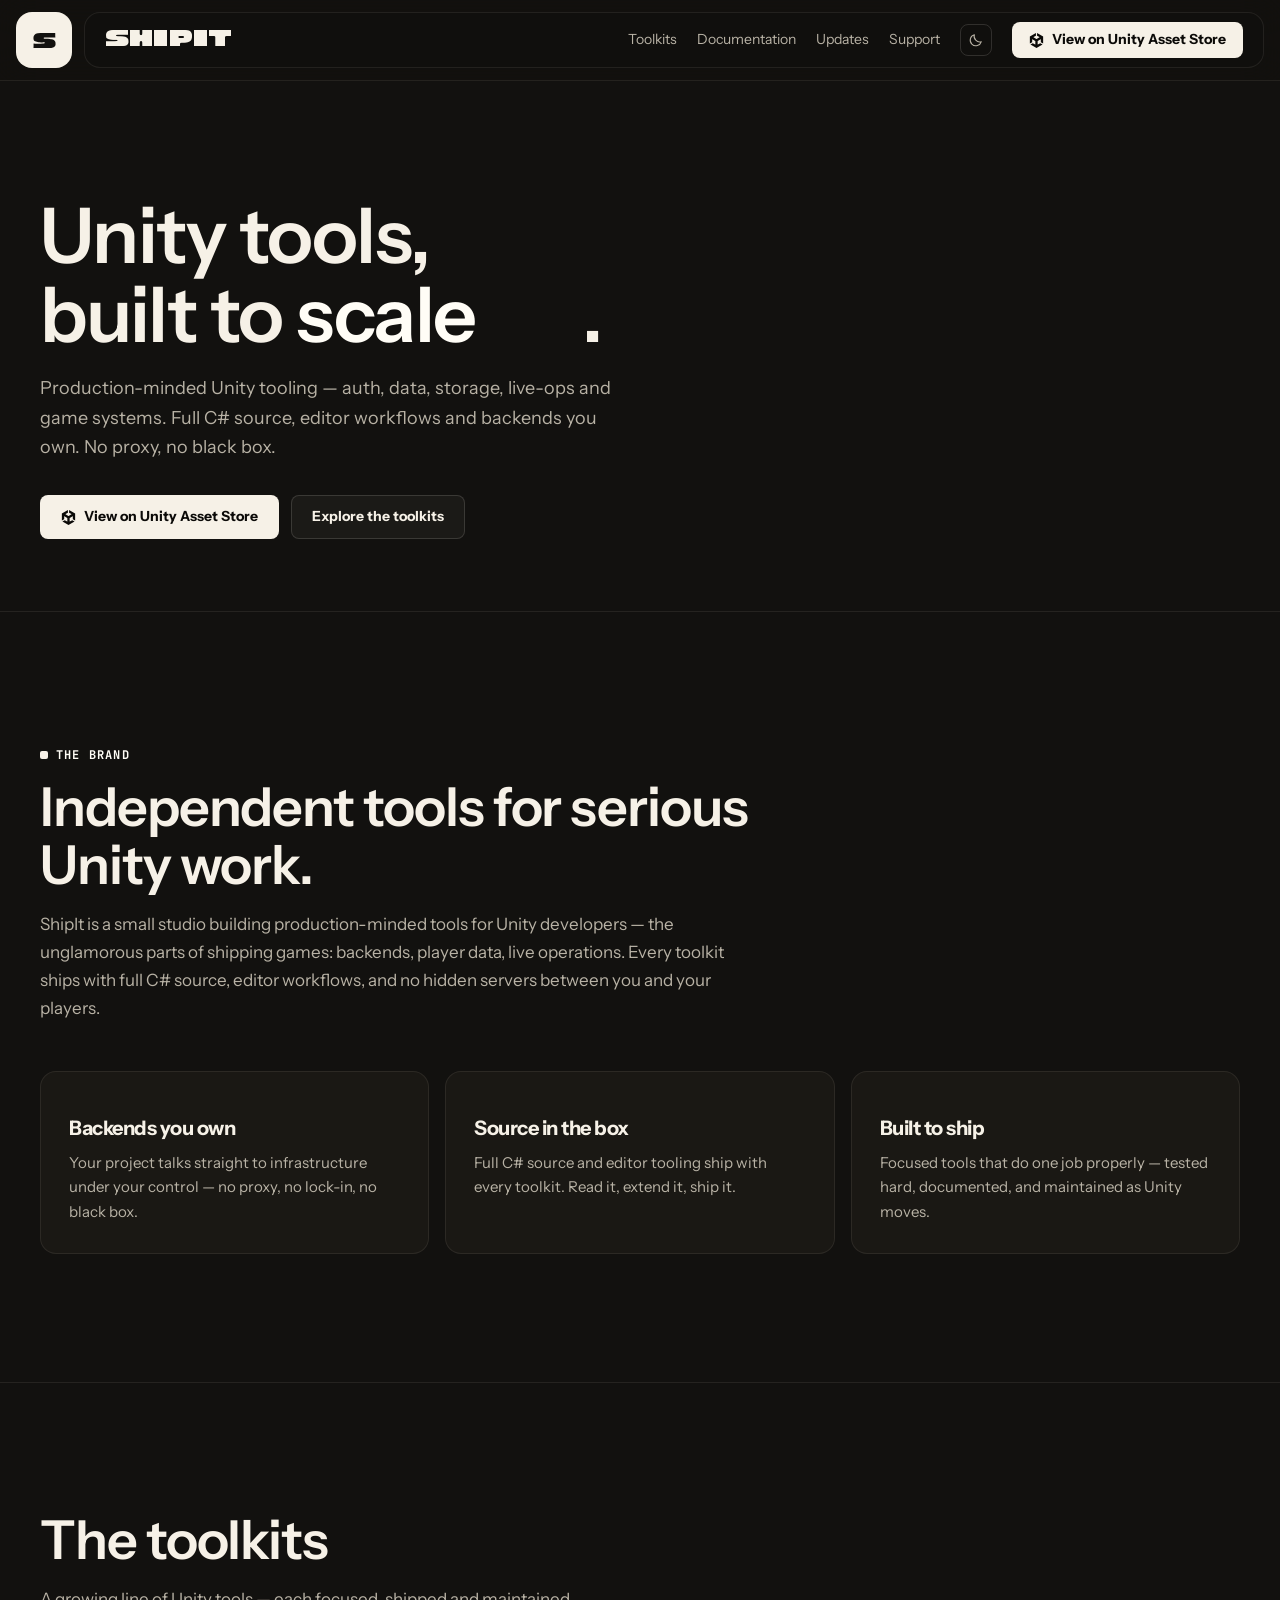
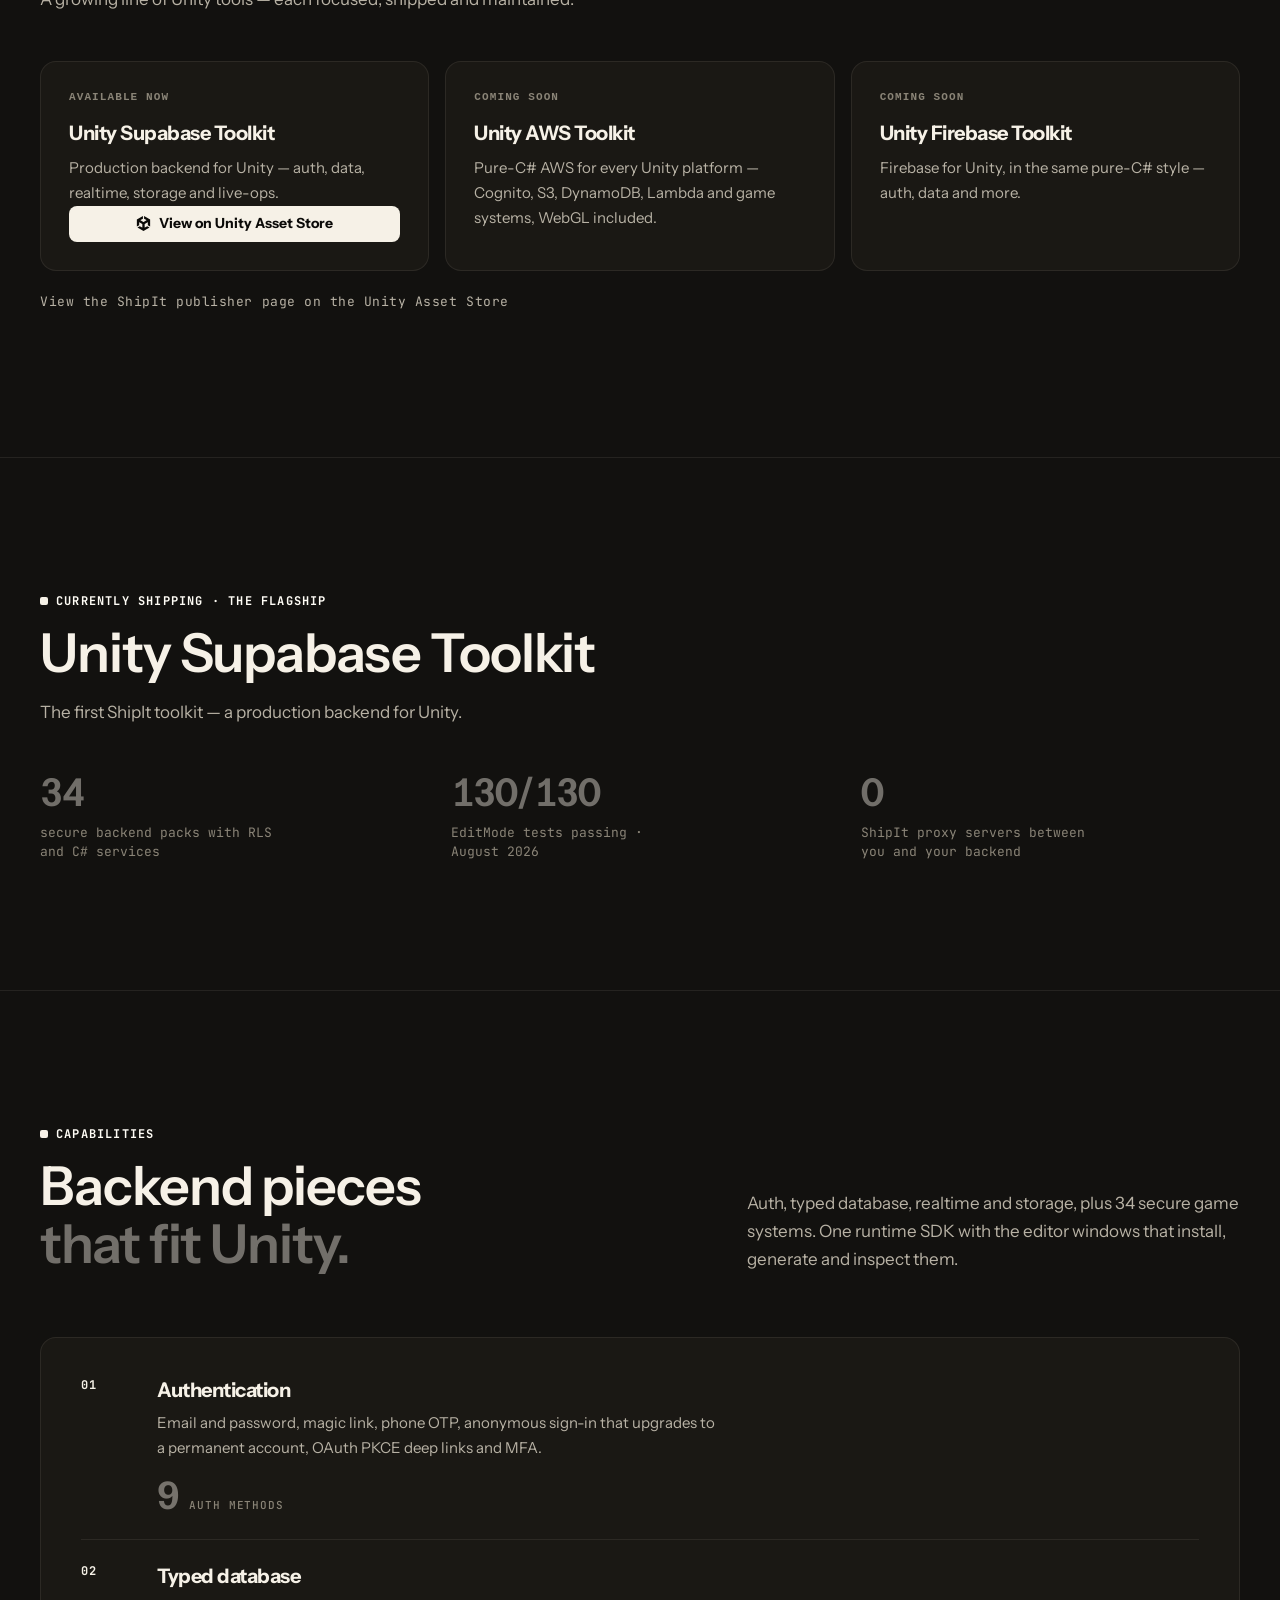
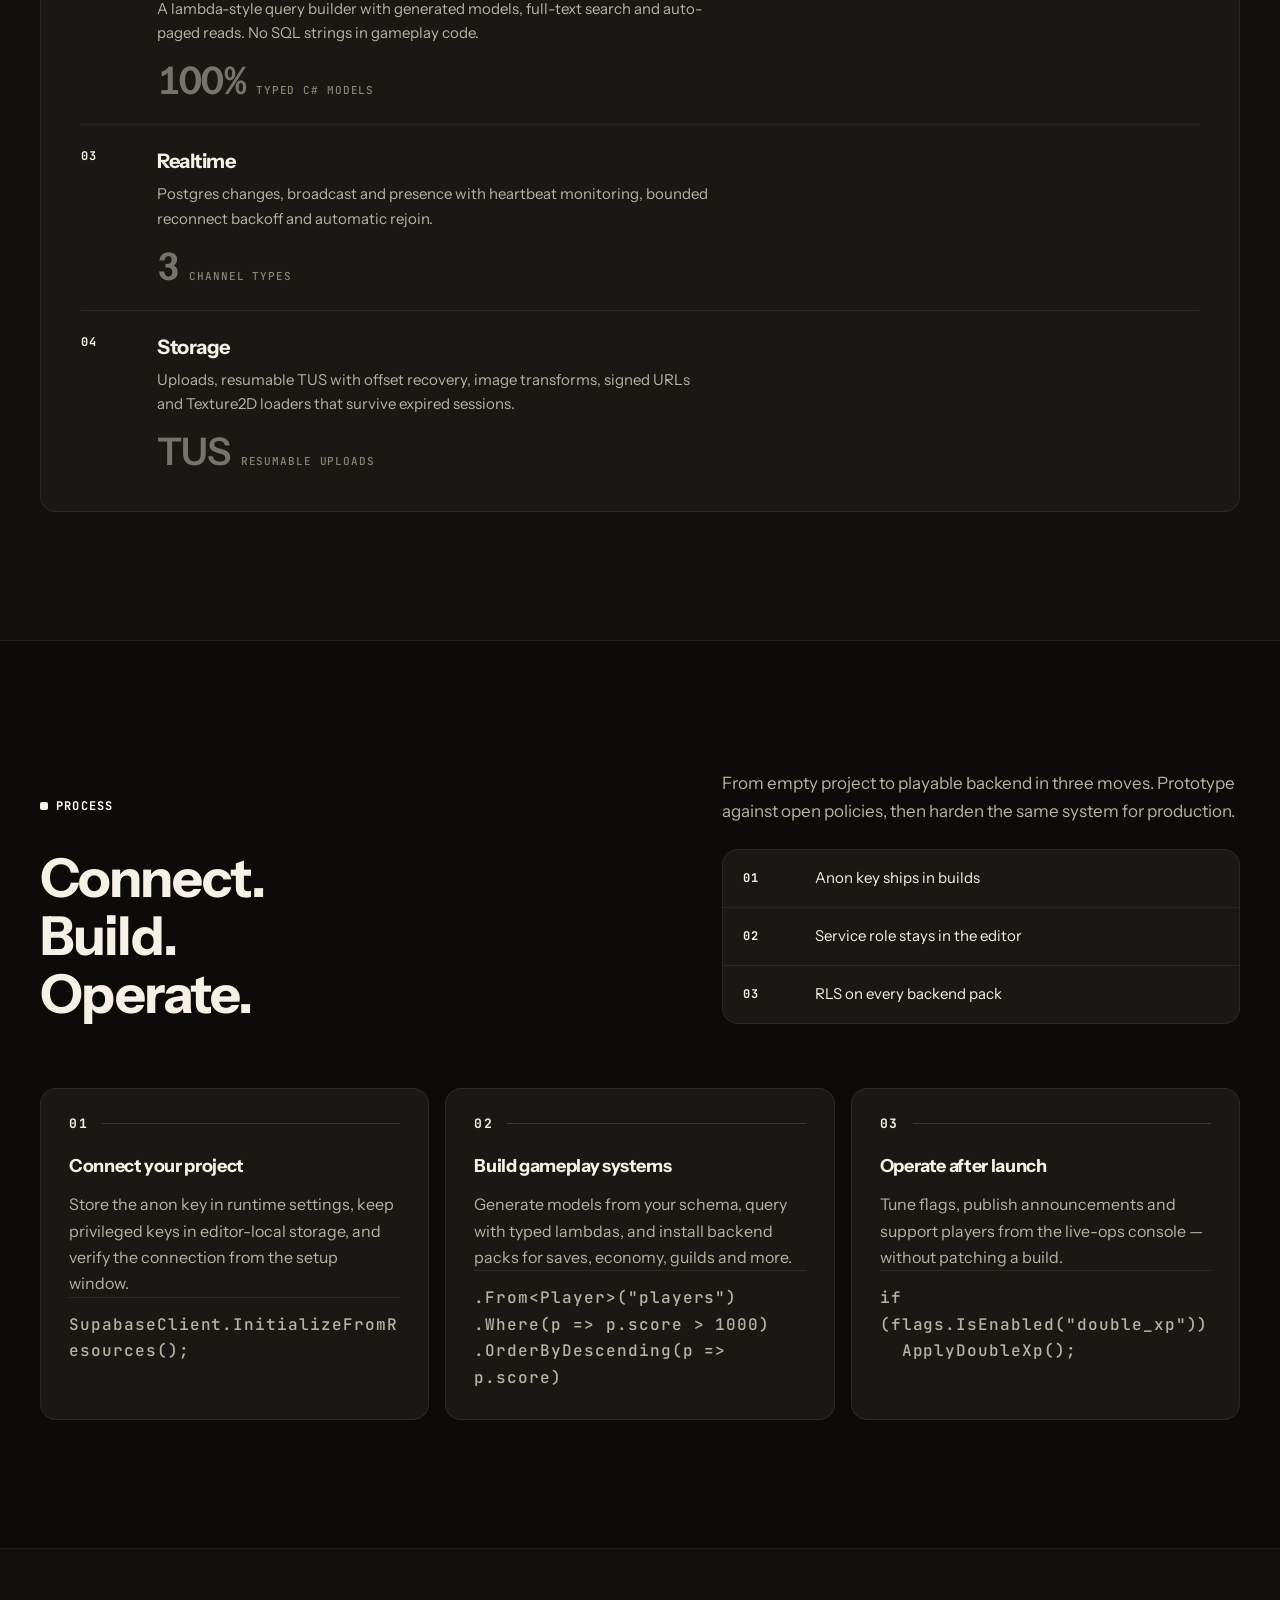
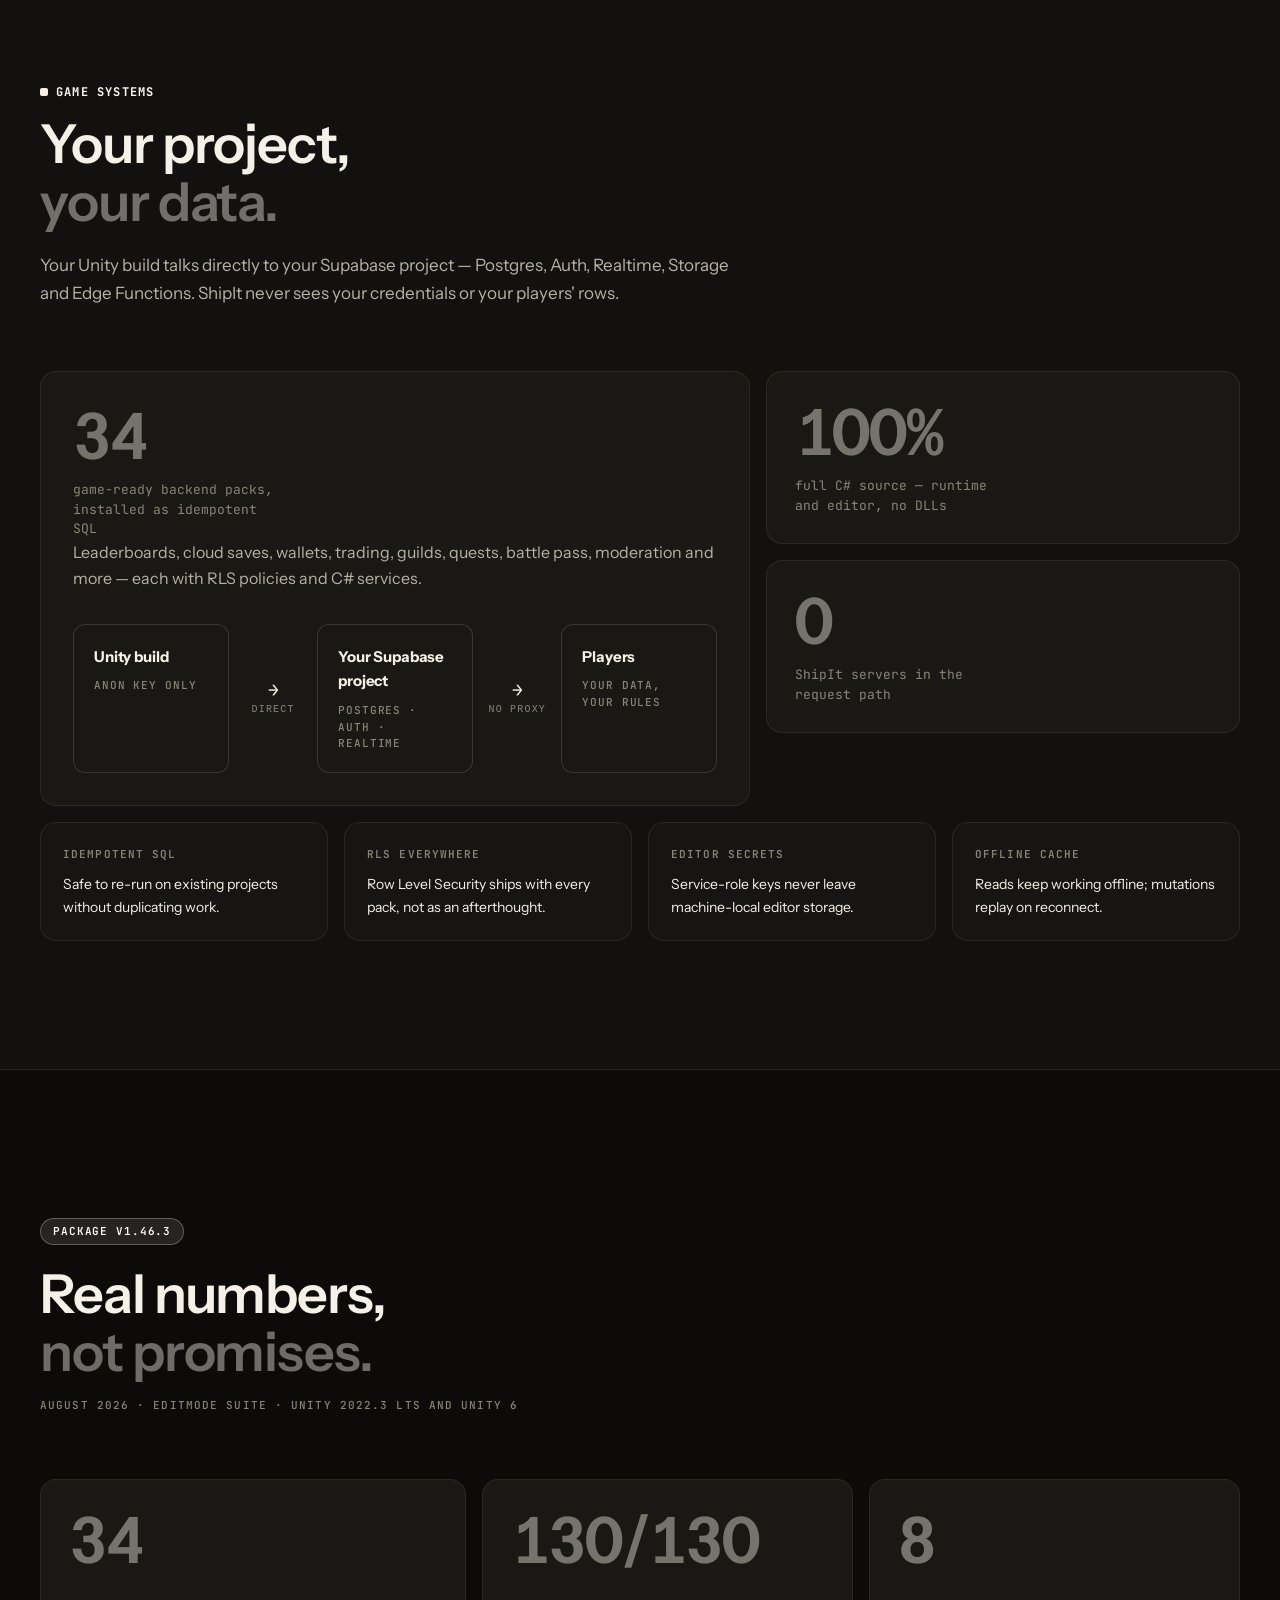
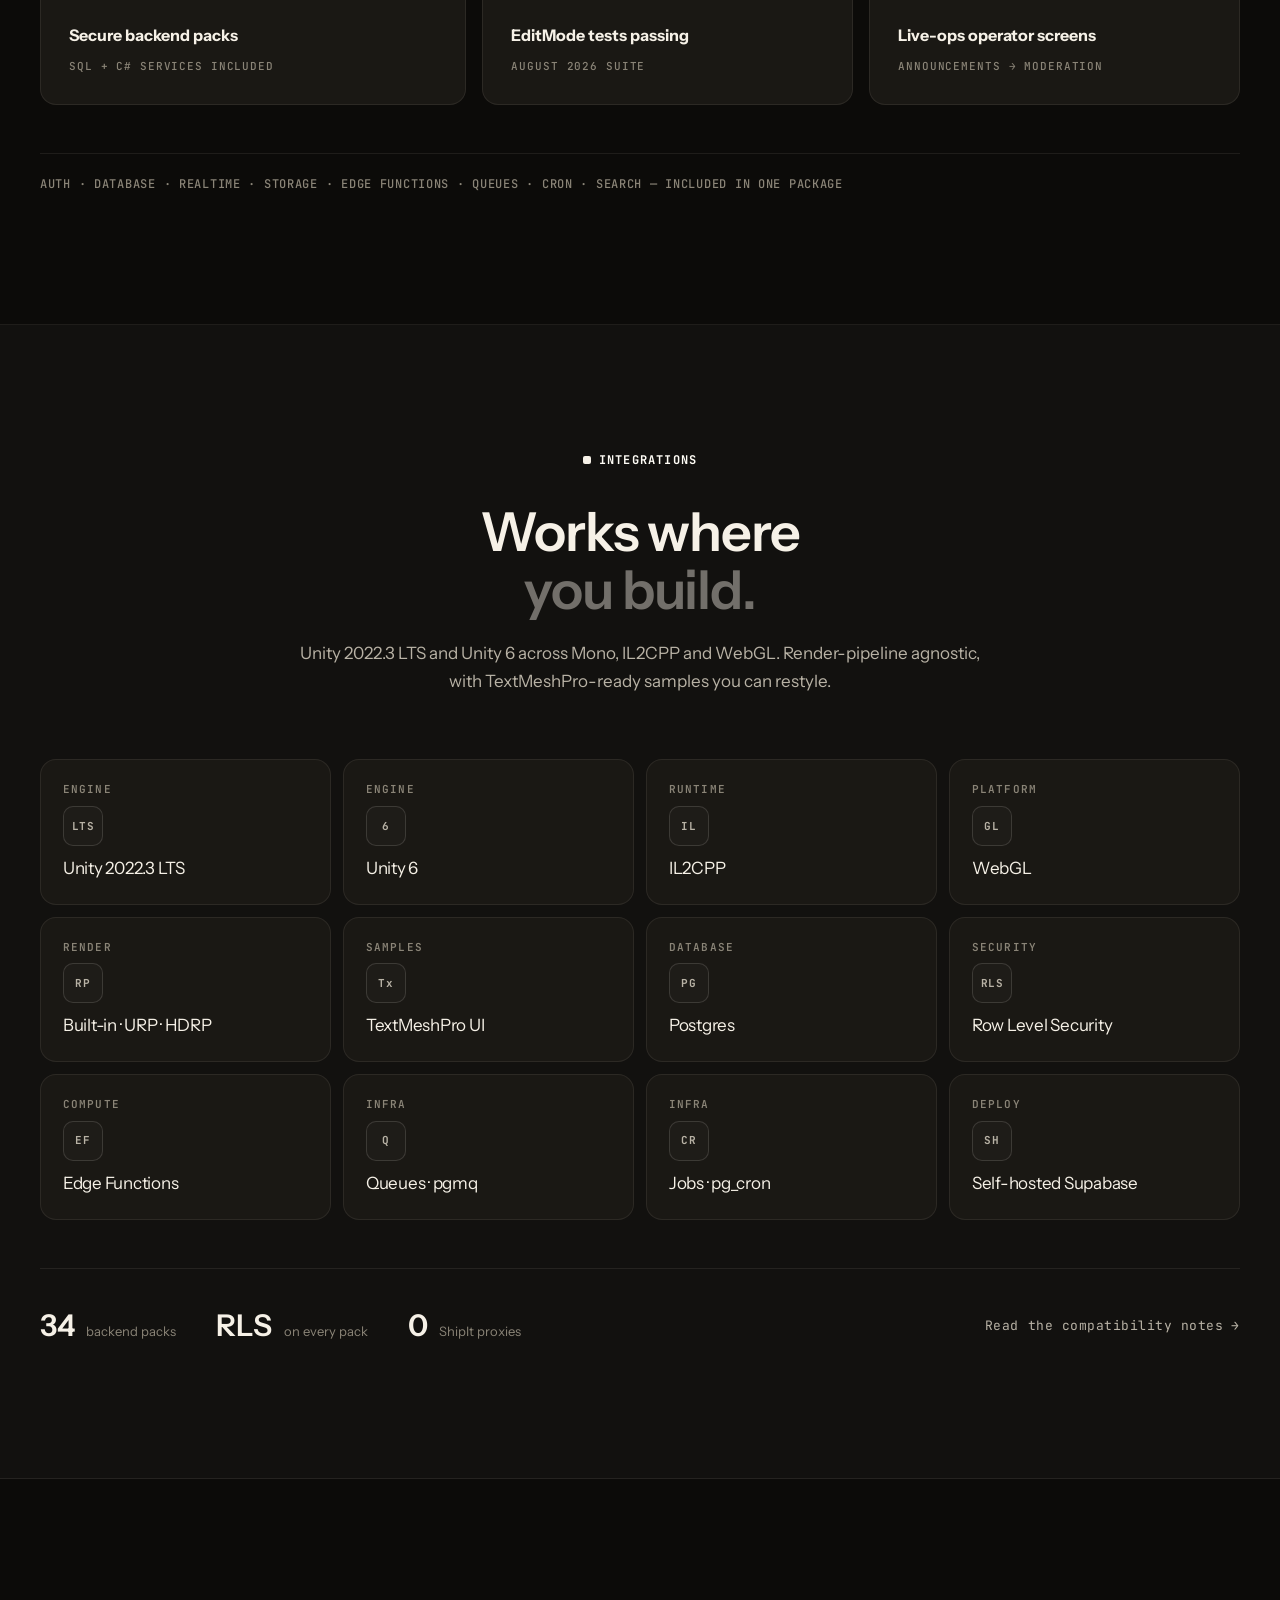
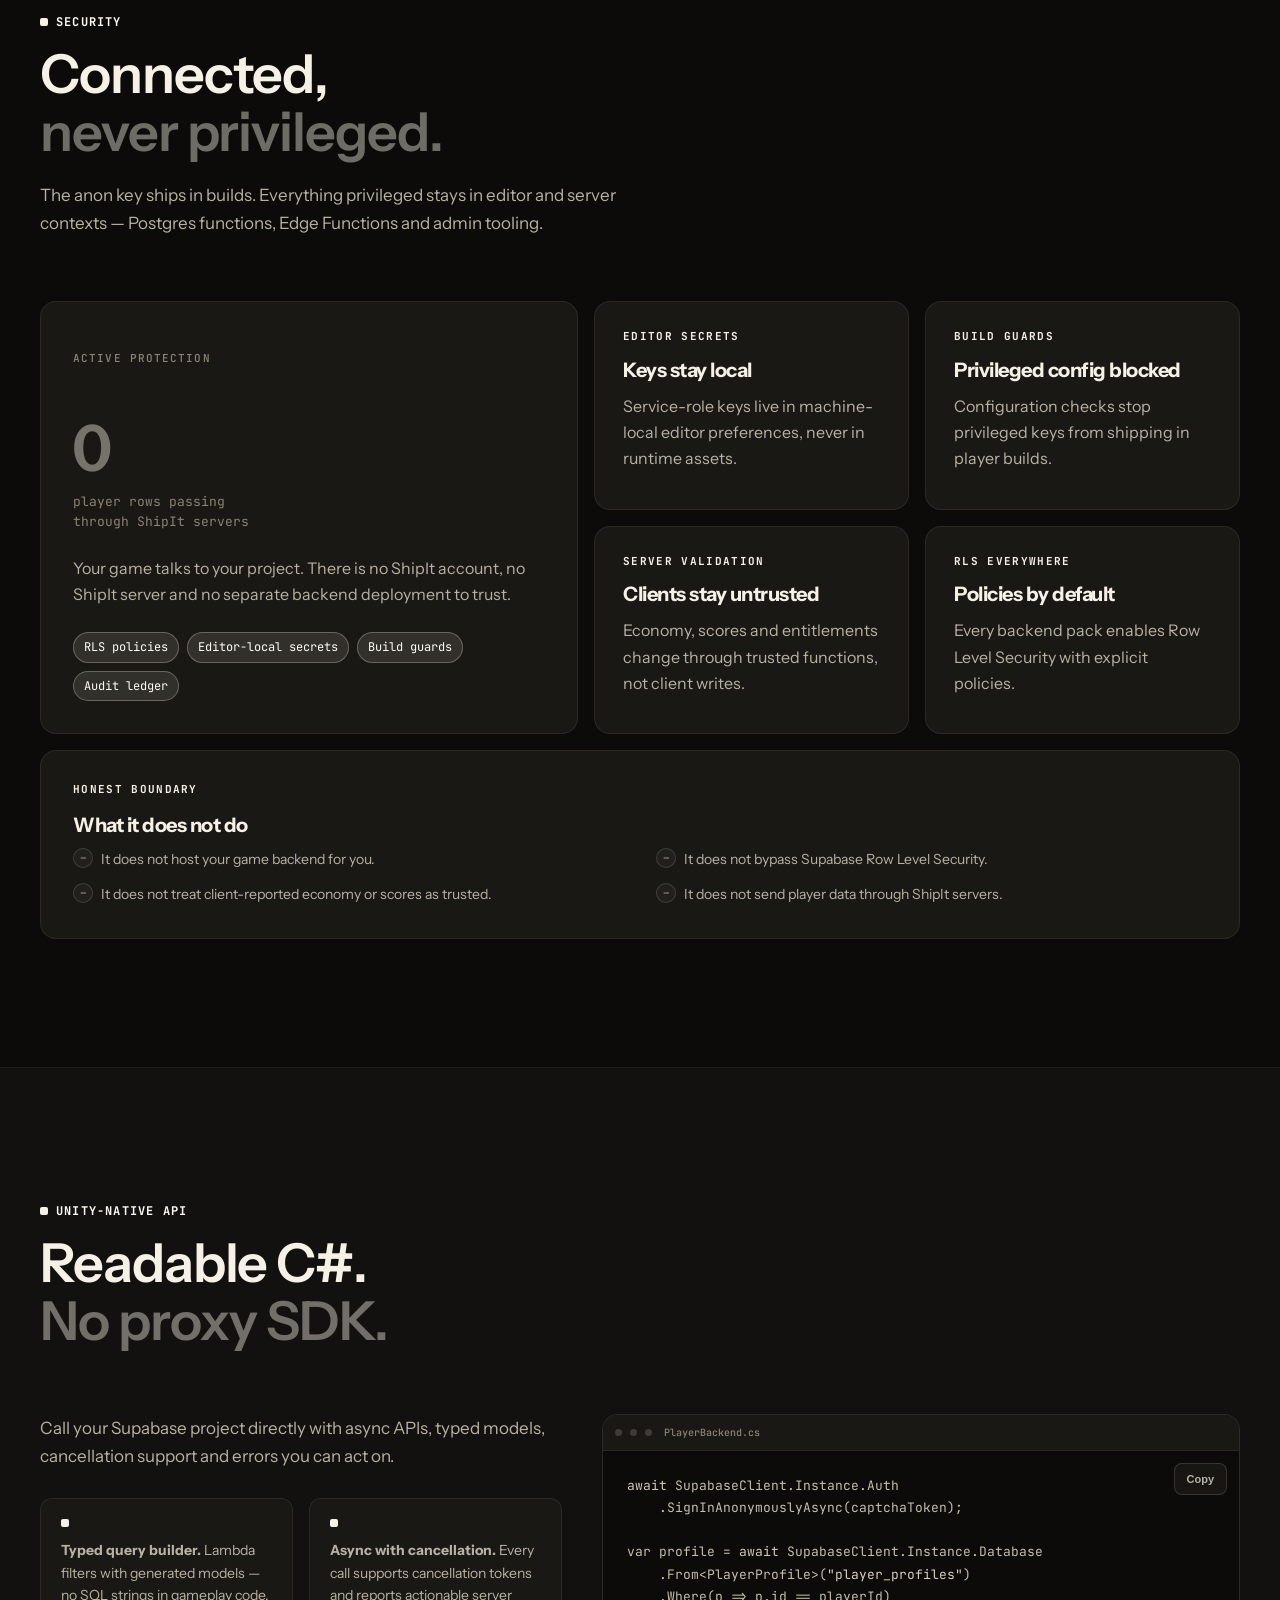
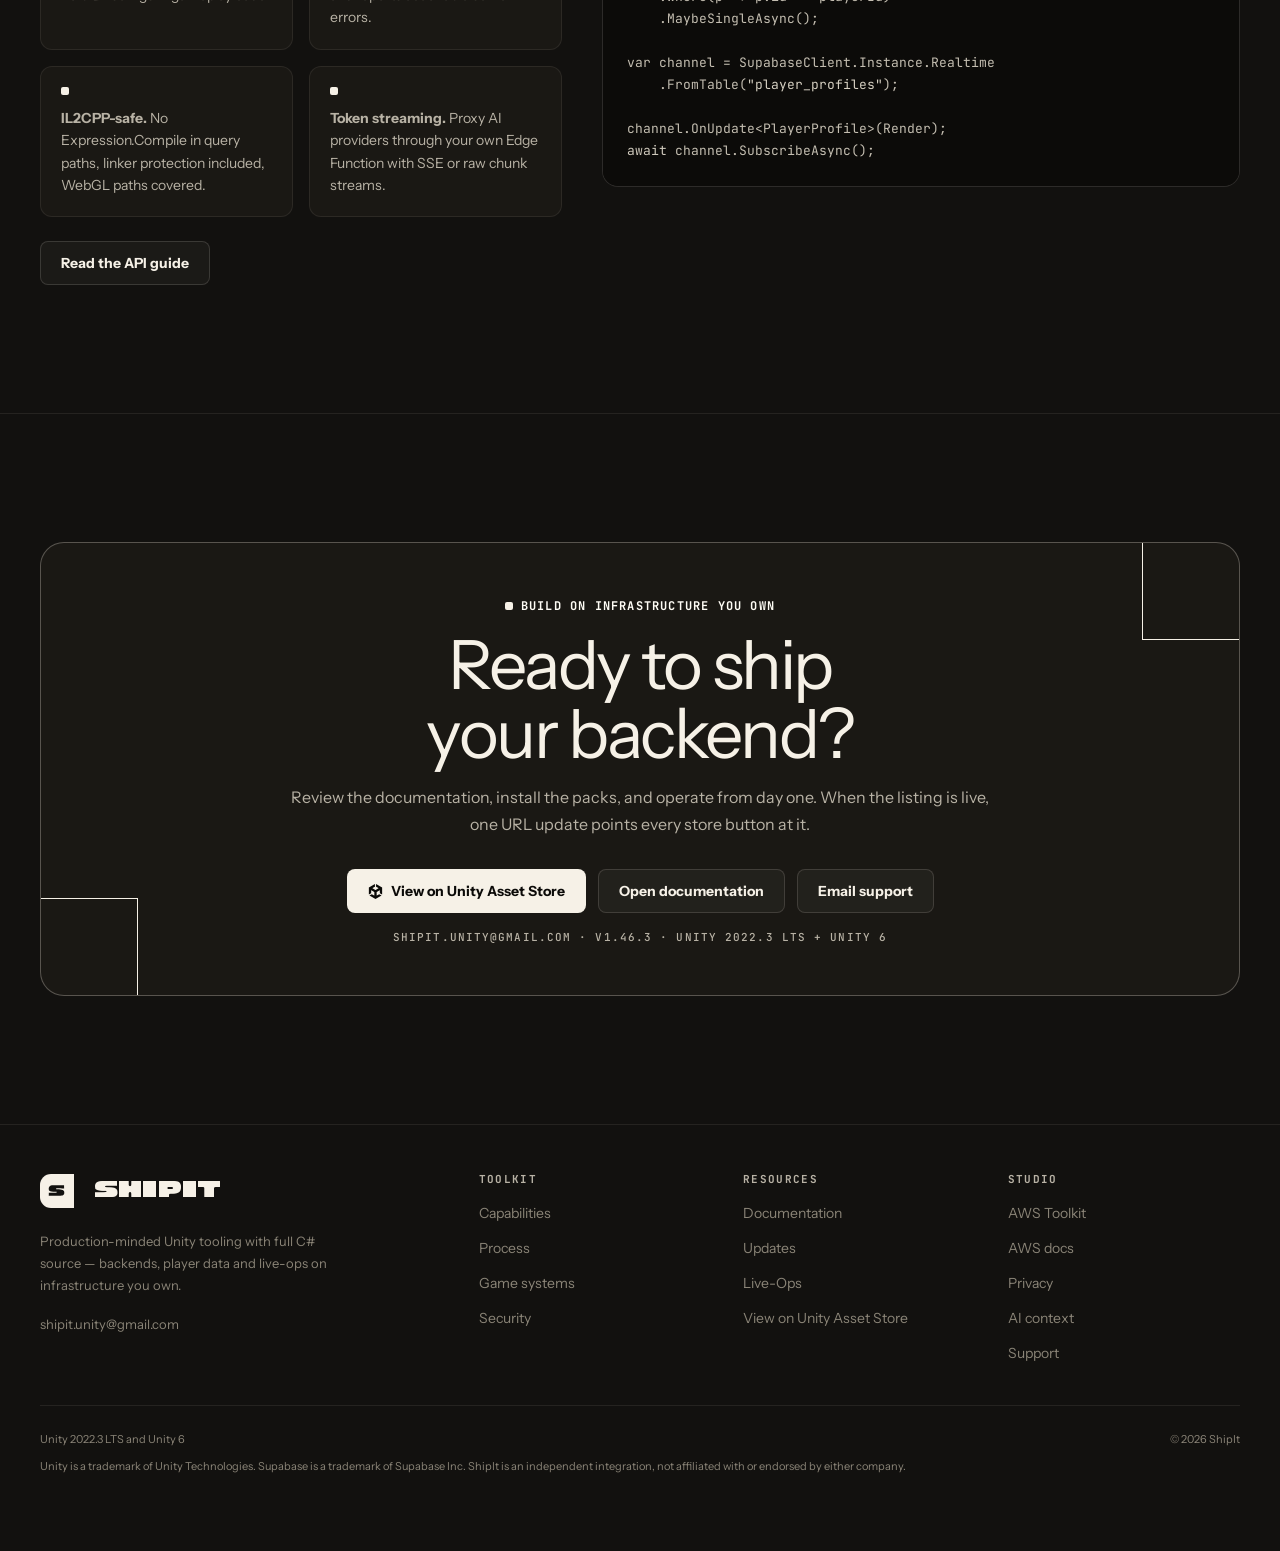
<file: index.html>
<!doctype html>
<html lang="en">
<head>
  <meta charset="utf-8" />
  <meta name="viewport" content="width=device-width, initial-scale=1" />
  <title>ShipIt — Unity tools that ship</title>
  <meta name="description" content="Production-minded Unity tooling with full C# source and editor workflows — authentication, player data, realtime, storage and secure game backend systems you own." />
  <meta name="theme-color" content="#12110F" />
  <link rel="canonical" href="https://shipit-unity.github.io/" />
  <meta property="og:type" content="website" />
  <meta property="og:title" content="ShipIt — Unity tools that ship" />
  <meta property="og:description" content="Production-minded Unity tooling with full C# source and editor workflows." />
  <meta property="og:url" content="https://shipit-unity.github.io/" />
  <meta property="og:image" content="https://shipit-unity.github.io/assets/toolkit-overview.png" />
  <meta name="twitter:card" content="summary_large_image" />
  <link rel="icon" type="image/svg+xml" href="assets/brand/favicon.svg" />
  <link rel="apple-touch-icon" href="assets/brand/apple-touch-icon.png" />
  <link rel="preconnect" href="https://fonts.googleapis.com" />
  <link rel="preconnect" href="https://fonts.gstatic.com" crossorigin />
  <link href="https://fonts.googleapis.com/css2?family=Instrument+Sans:ital,wght@0,400..700;1,400..700&family=Instrument+Serif:ital@0;1&family=JetBrains+Mono:wght@400;500;700&display=swap" rel="stylesheet" />
  <script>try{if(localStorage.getItem("shipit-theme")==="light")document.documentElement.setAttribute("data-theme","light")}catch(e){}</script>
  <link rel="stylesheet" href="styles.css?v=20260944" />
  <link rel="stylesheet" href="landing.css?v=20260944" />
  <script>
    /* Flag the entrance-motion hidden state before first paint; the
       fallback timeout guarantees content if landing-motion.js fails. */
    (function () {
      try {
        var m = window.matchMedia && window.matchMedia("(prefers-reduced-motion: no-preference)");
        if (!m || !m.matches) return;
        document.documentElement.classList.add("lp-motion");
        window.setTimeout(function () {
          document.documentElement.classList.remove("lp-motion", "lp-go", "lp-motion-words");
        }, 2600);
      } catch (e) { /* page stays visible */ }
    })();
  </script>
  <script src="site-config.js" defer></script>
  <script src="site.js" defer></script>
  <script src="assets/landing-motion.js" defer></script>
</head>
<body class="lp ctx-product">
  <a class="skip-link" href="#main-content">Skip to main content</a>

  <!-- 01 · Navigation -->
  <nav class="site-nav" aria-label="Primary navigation">
    <a class="nav-mark" href="#top" aria-label="ShipIt home"></a>
    <div class="shell nav-inner">
      <a class="brand" href="#top" aria-label="ShipIt home">
        <span>SHIPIT</span>
      </a>
      <div class="nav-links">
        <div class="nav-drop">
          <a href="#toolkits">Toolkits</a>
          <div class="nav-drop-panel">
            <div class="nav-drop-row">
              <span class="nav-drop-name">Unity Supabase Toolkit</span>
              <span class="nav-drop-acts">
                <a class="nav-drop-act nav-drop-store" data-store-link href="store.html" aria-label="Unity Supabase Toolkit on the Unity Asset Store">Unity Asset Store</a>
                <a class="nav-drop-act" href="documentation.html" aria-label="Supabase Toolkit documentation"><svg viewBox="0 0 16 16" width="14" height="14" aria-hidden="true" focusable="false"><path d="M4.2 2.2h4.9l3 3v8.6H4.2Z" fill="none" stroke="currentColor" stroke-width="1.3" stroke-linejoin="round"/><path d="M9.1 2.2v3h3M6.3 8.4h3.6M6.3 10.8h3.6" fill="none" stroke="currentColor" stroke-width="1.3" stroke-linecap="round"/></svg></a>
              </span>
            </div>
            <div class="nav-drop-row">
              <span class="nav-drop-name">Unity AWS Toolkit</span>
              <span class="nav-drop-acts">
                <a class="nav-drop-act" href="aws-documentation.html" aria-label="AWS Toolkit documentation"><svg viewBox="0 0 16 16" width="14" height="14" aria-hidden="true" focusable="false"><path d="M4.2 2.2h4.9l3 3v8.6H4.2Z" fill="none" stroke="currentColor" stroke-width="1.3" stroke-linejoin="round"/><path d="M9.1 2.2v3h3M6.3 8.4h3.6M6.3 10.8h3.6" fill="none" stroke="currentColor" stroke-width="1.3" stroke-linecap="round"/></svg></a>
              </span>
            </div>
            <div class="nav-drop-row">
              <span class="nav-drop-name">Unity Firebase Toolkit</span>
              <span class="nav-drop-soon">Soon</span>
            </div>
          </div>
        </div>
        <a href="documentation.html">Documentation</a>
        <a href="updates.html">Updates</a>
        <a data-support-link href="mailto:shipit.unity@gmail.com">Support</a>
        <button class="theme-toggle" type="button" data-theme-toggle aria-label="Switch to light mode" aria-pressed="false"><svg class="icon-moon" viewBox="0 0 24 24" width="16" height="16" aria-hidden="true" focusable="false"><path d="M20 14.5A8.5 8.5 0 0 1 9.5 4a8.5 8.5 0 1 0 10.5 10.5Z" fill="none" stroke="currentColor" stroke-width="1.6" stroke-linejoin="round"/></svg><svg class="icon-sun" viewBox="0 0 24 24" width="16" height="16" aria-hidden="true" focusable="false"><circle cx="12" cy="12" r="4" fill="none" stroke="currentColor" stroke-width="1.6"/><path d="M12 3v2M12 19v2M3 12h2M19 12h2M5.6 5.6 7 7M17 17l1.4 1.4M18.4 5.6 17 7M7 17l-1.4 1.4" fill="none" stroke="currentColor" stroke-width="1.6" stroke-linecap="round"/></svg></button>
        <a class="button small" data-store-link href="store.html"><span data-store-label>Asset Store listing</span></a>
      </div><details class="mobile-nav">
        <summary>Menu</summary>
        <div class="mobile-nav-panel">
          <a class="lp-mobile-link" href="#toolkits">Toolkits</a>
          <a class="lp-mobile-link" href="#features">Capabilities</a>
          <a class="lp-mobile-link" href="#how-it-works">Process</a>
          <a class="lp-mobile-link" href="#infra">Infra</a>
          <a class="lp-mobile-link" href="#integrations">Integrations</a>
          <a class="lp-mobile-link" href="#security">Security</a>
          <a href="documentation.html">Documentation</a>
          <a href="updates.html">Updates</a>
          <a data-support-link href="mailto:shipit.unity@gmail.com">Email support</a>
          <a href="live-ops.html">Live-Ops</a>
          <a href="aws-toolkit.html">AWS Toolkit</a>
          <a href="aws-documentation.html">AWS docs</a>
          <a href="privacy.html">Privacy</a>
          <button class="theme-toggle" type="button" data-theme-toggle aria-label="Switch to light mode" aria-pressed="false"><svg class="icon-moon" viewBox="0 0 24 24" width="16" height="16" aria-hidden="true" focusable="false"><path d="M20 14.5A8.5 8.5 0 0 1 9.5 4a8.5 8.5 0 1 0 10.5 10.5Z" fill="none" stroke="currentColor" stroke-width="1.6" stroke-linejoin="round"/></svg><svg class="icon-sun" viewBox="0 0 24 24" width="16" height="16" aria-hidden="true" focusable="false"><circle cx="12" cy="12" r="4" fill="none" stroke="currentColor" stroke-width="1.6"/><path d="M12 3v2M12 19v2M3 12h2M19 12h2M5.6 5.6 7 7M17 17l1.4 1.4M18.4 5.6 17 7M7 17l-1.4 1.4" fill="none" stroke="currentColor" stroke-width="1.6" stroke-linecap="round"/></svg></button>
          <a class="button" data-store-link href="store.html"><span data-store-label>Asset Store listing</span></a>
        </div></details>
    </div>
  </nav>

  <!-- 02 · Hero -->
  <header class="lp-hero" id="top">
    <div class="lp-hero-inner">
      <div class="shell">
        <h1>Unity tools,<br />built to <span class="lp-rotate-word" data-rotate data-words="ship,scale,last">ship</span>.</h1>
        <p class="lp-hero-lede">Production-minded Unity tooling — auth, data, storage, live-ops and game systems. Full C# source, editor workflows and backends you own. No proxy, no black box.</p>
        <div class="hero-actions">
          <a class="button" data-store-link href="store.html"><span data-store-label>Asset Store listing</span></a>
          <a class="button secondary" href="#toolkits">Explore the toolkits</a>
        </div>
      </div>
    </div>
  </header>

  <main class="lp-main" id="main-content">
    <!-- Brand -->
    <section class="section lp-brand" id="brand" aria-labelledby="brand-title">
      <div class="shell">
        <div class="lp-head">
          <span class="section-label">The brand</span>
          <h2 class="section-heading" id="brand-title">Independent tools for serious Unity work.</h2>
          <p class="section-lead">ShipIt is a small studio building production-minded tools for Unity developers — the unglamorous parts of shipping games: backends, player data, live operations. Every toolkit ships with full C# source, editor workflows, and no hidden servers between you and your players.</p>
        </div>
        <div class="lp-toolkit-grid">
          <article class="lp-toolkit-card">
            <h3>Backends you own</h3>
            <p>Your project talks straight to infrastructure under your control — no proxy, no lock-in, no black box.</p>
          </article>
          <article class="lp-toolkit-card">
            <h3>Source in the box</h3>
            <p>Full C# source and editor tooling ship with every toolkit. Read it, extend it, ship it.</p>
          </article>
          <article class="lp-toolkit-card">
            <h3>Built to ship</h3>
            <p>Focused tools that do one job properly — tested hard, documented, and maintained as Unity moves.</p>
          </article>
        </div>
      </div>
    </section>

    <!-- Toolkits lineup -->
    <section class="section lp-toolkits" id="toolkits" aria-labelledby="toolkits-title">
      <div class="shell">
        <div class="lp-head">
          <h2 class="section-heading" id="toolkits-title">The toolkits</h2>
          <p class="section-lead">A growing line of Unity tools — each focused, shipped and maintained.</p>
        </div>
        <div class="lp-toolkit-grid">
          <article class="lp-toolkit-card">
            <span class="lp-toolkit-tag">Available now</span>
            <h3>Unity Supabase Toolkit</h3>
            <p>Production backend for Unity — auth, data, realtime, storage and live-ops.</p>
            <a class="button small" data-store-link href="https://assetstore.unity.com/packages/tools/network/shipit-supabase-toolkit-390774"><span data-store-label>View on Unity Asset Store</span></a>
          </article>
          <article class="lp-toolkit-card">
            <span class="lp-toolkit-tag">Coming soon</span>
            <h3>Unity AWS Toolkit</h3>
            <p>Pure-C# AWS for every Unity platform — Cognito, S3, DynamoDB, Lambda and game systems, WebGL included.</p>
          </article>
          <article class="lp-toolkit-card">
            <span class="lp-toolkit-tag">Coming soon</span>
            <h3>Unity Firebase Toolkit</h3>
            <p>Firebase for Unity, in the same pure-C# style — auth, data and more.</p>
          </article>
        </div>
        <p class="lp-toolkit-publisher"><a class="lp-text-link" href="https://assetstore.unity.com/publishers/150952" target="_blank" rel="noopener">View the ShipIt publisher page on the Unity Asset Store</a></p>
      </div>
    </section>

    <!-- Flagship -->
    <section class="section lp-flagship" id="flagship" aria-labelledby="flagship-title">
      <div class="shell">
        <div class="lp-head">
          <span class="section-label">Currently shipping · The flagship</span>
          <h2 class="section-heading" id="flagship-title">Unity Supabase Toolkit</h2>
          <p class="section-lead">The first ShipIt toolkit — a production backend for Unity.</p>
        </div>
        <div class="lp-metrics lp-metrics--flagship" aria-label="Toolkit facts">
          <div class="lp-metric-grid">
            <div>
              <span class="lp-metric-value"><span data-count-to="34">34</span></span>
              <span class="lp-metric-label">secure backend packs with RLS and C# services</span>
            </div>
            <div>
              <span class="lp-metric-value"><span data-count-to="130">130</span>/130</span>
              <span class="lp-metric-label">EditMode tests passing · August 2026</span>
            </div>
            <div>
              <span class="lp-metric-value">0</span>
              <span class="lp-metric-label">ShipIt proxy servers between you and your backend</span>
            </div>
          </div>
        </div>
      </div>
    </section>

    <!-- 03 · Features -->
    <section class="section" id="features" aria-labelledby="features-title">
      <div class="shell">
        <div class="lp-head lp-head--split">
          <div>
            <span class="section-label">Capabilities</span>
            <h2 class="section-heading" id="features-title">Backend pieces<br /><span class="lp-fade-2">that fit Unity.</span></h2>
          </div>
          <p class="section-lead">Auth, typed database, realtime and storage, plus 34 secure game systems. One runtime SDK with the editor windows that install, generate and inspect them.</p>
        </div>
        <div class="lp-feature-card">
          <div class="lp-feature-list">
            <div class="lp-feature-block">
              <span class="lp-num">01</span>
              <div>
                <h3>Authentication</h3>
                <p>Email and password, magic link, phone OTP, anonymous sign-in that upgrades to a permanent account, OAuth PKCE deep links and MFA.</p>
                <div class="lp-feature-stat"><span class="lp-feature-value">9</span><span class="lp-feature-label">auth methods</span></div>
              </div>
            </div>
            <div class="lp-feature-block">
              <span class="lp-num">02</span>
              <div>
                <h3>Typed database</h3>
                <p>A lambda-style query builder with generated models, full-text search and auto-paged reads. No SQL strings in gameplay code.</p>
                <div class="lp-feature-stat"><span class="lp-feature-value">100%</span><span class="lp-feature-label">typed C# models</span></div>
              </div>
            </div>
            <div class="lp-feature-block">
              <span class="lp-num">03</span>
              <div>
                <h3>Realtime</h3>
                <p>Postgres changes, broadcast and presence with heartbeat monitoring, bounded reconnect backoff and automatic rejoin.</p>
                <div class="lp-feature-stat"><span class="lp-feature-value">3</span><span class="lp-feature-label">channel types</span></div>
              </div>
            </div>
            <div class="lp-feature-block">
              <span class="lp-num">04</span>
              <div>
                <h3>Storage</h3>
                <p>Uploads, resumable TUS with offset recovery, image transforms, signed URLs and Texture2D loaders that survive expired sessions.</p>
                <div class="lp-feature-stat"><span class="lp-feature-value">TUS</span><span class="lp-feature-label">resumable uploads</span></div>
              </div>
            </div>
          </div>
        </div>
      </div>
    </section>

    <!-- 04 · How it works -->
    <section class="section lp-deep" id="how-it-works" aria-labelledby="how-title">
      <div class="shell">
        <div class="lp-process-head">
          <div>
            <span class="section-label">Process</span>
            <h2 class="lp-steps-heading" id="how-title"><span>Connect.</span><span class="lp-fade-2">Build.</span><span class="lp-fade-3">Operate.</span></h2>
          </div>
          <div class="lp-process-aside">
            <p class="section-lead">From empty project to playable backend in three moves. Prototype against open policies, then harden the same system for production.</p>
            <div class="lp-rail" aria-label="Standing rules">
              <div class="lp-rail-row"><span>01</span>Anon key ships in builds</div>
              <div class="lp-rail-row"><span>02</span>Service role stays in the editor</div>
              <div class="lp-rail-row"><span>03</span>RLS on every backend pack</div>
            </div>
          </div>
        </div>
        <div class="lp-steps">
          <article class="lp-step">
            <div class="lp-step-top"><span class="lp-step-num">01</span><span class="lp-step-line" aria-hidden="true"></span></div>
            <h3>Connect your project</h3>
            <p>Store the anon key in runtime settings, keep privileged keys in editor-local storage, and verify the connection from the setup window.</p>
            <p class="lp-step-code">SupabaseClient.InitializeFromResources();</p>
          </article>
          <article class="lp-step">
            <div class="lp-step-top"><span class="lp-step-num">02</span><span class="lp-step-line" aria-hidden="true"></span></div>
            <h3>Build gameplay systems</h3>
            <p>Generate models from your schema, query with typed lambdas, and install backend packs for saves, economy, guilds and more.</p>
            <p class="lp-step-code">.From&lt;Player&gt;("players")<br />.Where(p =&gt; p.score &gt; 1000)<br />.OrderByDescending(p =&gt; p.score)</p>
          </article>
          <article class="lp-step">
            <div class="lp-step-top"><span class="lp-step-num">03</span><span class="lp-step-line" aria-hidden="true"></span></div>
            <h3>Operate after launch</h3>
            <p>Tune flags, publish announcements and support players from the live-ops console — without patching a build.</p>
            <p class="lp-step-code">if (flags.IsEnabled("double_xp"))<br />&nbsp;&nbsp;ApplyDoubleXp();</p>
          </article>
        </div>
      </div>
    </section>

    <!-- 05 · Infrastructure / game systems -->
    <section class="section" id="infra" aria-labelledby="infra-title">
      <div class="shell">
        <div class="lp-infra-head">
          <div>
            <span class="section-label">Game systems</span>
            <h2 class="section-heading" id="infra-title">Your project,<br /><span class="lp-fade-2">your data.</span></h2>
            <p class="section-lead">Your Unity build talks directly to your Supabase project — Postgres, Auth, Realtime, Storage and Edge Functions. ShipIt never sees your credentials or your players' rows.</p>
          </div>
        </div>
        <div class="lp-infra-grid">
          <div class="lp-infra-large">
            <div>
              <span class="lp-stat-value"><span data-count-to="34">34</span></span>
              <span class="lp-stat-label">game-ready backend packs, installed as idempotent SQL</span>
              <p class="lp-infra-line">Leaderboards, cloud saves, wallets, trading, guilds, quests, battle pass, moderation and more — each with RLS policies and C# services.</p>
            </div>
            <div class="lp-flow" aria-label="Direct connection: Unity build to your Supabase project to players">
              <div class="lp-flow-node"><b>Unity build</b><span>anon key only</span></div>
              <div class="lp-flow-arrow" aria-hidden="true"><span>→</span><small>direct</small></div>
              <div class="lp-flow-node"><b>Your Supabase project</b><span>postgres · auth · realtime</span></div>
              <div class="lp-flow-arrow" aria-hidden="true"><span>→</span><small>no proxy</small></div>
              <div class="lp-flow-node"><b>Players</b><span>your data, your rules</span></div>
            </div>
          </div>
          <div class="lp-infra-stack">
            <div class="lp-stat-card">
              <span class="lp-stat-value">100%</span>
              <span class="lp-stat-label">full C# source — runtime and editor, no DLLs</span>
            </div>
            <div class="lp-stat-card">
              <span class="lp-stat-value">0</span>
              <span class="lp-stat-label">ShipIt servers in the request path</span>
            </div>
          </div>
        </div>
        <div class="lp-fact-grid">
          <div class="lp-fact"><span>Idempotent SQL</span><p>Safe to re-run on existing projects without duplicating work.</p></div>
          <div class="lp-fact"><span>RLS everywhere</span><p>Row Level Security ships with every pack, not as an afterthought.</p></div>
          <div class="lp-fact"><span>Editor secrets</span><p>Service-role keys never leave machine-local editor storage.</p></div>
          <div class="lp-fact"><span>Offline cache</span><p>Reads keep working offline; mutations replay on reconnect.</p></div>
        </div>
      </div>
    </section>

    <!-- 06 · Metrics -->
    <section class="section lp-deep" id="metrics" aria-labelledby="metrics-title">
      <div class="shell">
        <div class="lp-head">
          <span class="lp-metrics-chip">Package v1.46.3</span>
          <h2 class="section-heading" id="metrics-title" style="margin-top:20px">Real numbers,<br /><span class="lp-fade-2">not promises.</span></h2>
          <span class="lp-note">August 2026 · EditMode suite · Unity 2022.3 LTS and Unity 6</span>
        </div>
        <div class="lp-metrics lp-metrics--section">
          <div class="lp-metrics-grid">
            <article class="lp-stat-card">
              <span class="lp-stat-value"><span data-count-to="34">34</span></span>
              <span class="lp-metric-spark" aria-hidden="true"></span>
              <p class="lp-infra-line" style="margin-top:20px"><strong style="color:var(--text)">Secure backend packs</strong></p>
              <span class="lp-metric-sublabel">SQL + C# services included</span>
            </article>
            <article class="lp-stat-card">
              <span class="lp-stat-value"><span data-count-to="130">130</span>/130</span>
              <span class="lp-metric-spark" aria-hidden="true"></span>
              <p class="lp-infra-line" style="margin-top:20px"><strong style="color:var(--text)">EditMode tests passing</strong></p>
              <span class="lp-metric-sublabel">August 2026 suite</span>
            </article>
            <article class="lp-stat-card">
              <span class="lp-stat-value"><span data-count-to="8">8</span></span>
              <span class="lp-metric-spark" aria-hidden="true"></span>
              <p class="lp-infra-line" style="margin-top:20px"><strong style="color:var(--text)">Live-ops operator screens</strong></p>
              <span class="lp-metric-sublabel">announcements → moderation</span>
            </article>
          </div>
        </div>
        <p class="lp-ticker">Auth · Database · Realtime · Storage · Edge Functions · Queues · Cron · Search — included in one package</p>
      </div>
    </section>

    <!-- 07 · Integrations -->
    <section class="section" id="integrations" aria-labelledby="integrations-title">
      <div class="shell">
        <div class="lp-center-head">
          <span class="section-label">Integrations</span>
          <h2 class="section-heading" id="integrations-title">Works where<br /><span class="lp-fade-2">you build.</span></h2>
          <p class="section-lead">Unity 2022.3 LTS and Unity 6 across Mono, IL2CPP and WebGL. Render-pipeline agnostic, with TextMeshPro-ready samples you can restyle.</p>
        </div>
        <div class="lp-tiles">
          <div class="lp-tile"><span class="lp-tile-cat">Engine</span><span class="lp-tile-glyph" aria-hidden="true">LTS</span><span class="lp-tile-name">Unity 2022.3 LTS</span></div>
          <div class="lp-tile"><span class="lp-tile-cat">Engine</span><span class="lp-tile-glyph" aria-hidden="true">6</span><span class="lp-tile-name">Unity 6</span></div>
          <div class="lp-tile"><span class="lp-tile-cat">Runtime</span><span class="lp-tile-glyph" aria-hidden="true">IL</span><span class="lp-tile-name">IL2CPP</span></div>
          <div class="lp-tile"><span class="lp-tile-cat">Platform</span><span class="lp-tile-glyph" aria-hidden="true">GL</span><span class="lp-tile-name">WebGL</span></div>
          <div class="lp-tile"><span class="lp-tile-cat">Render</span><span class="lp-tile-glyph" aria-hidden="true">RP</span><span class="lp-tile-name">Built-in · URP · HDRP</span></div>
          <div class="lp-tile"><span class="lp-tile-cat">Samples</span><span class="lp-tile-glyph" aria-hidden="true">Tx</span><span class="lp-tile-name">TextMeshPro UI</span></div>
          <div class="lp-tile"><span class="lp-tile-cat">Database</span><span class="lp-tile-glyph" aria-hidden="true">PG</span><span class="lp-tile-name">Postgres</span></div>
          <div class="lp-tile"><span class="lp-tile-cat">Security</span><span class="lp-tile-glyph" aria-hidden="true">RLS</span><span class="lp-tile-name">Row Level Security</span></div>
          <div class="lp-tile"><span class="lp-tile-cat">Compute</span><span class="lp-tile-glyph" aria-hidden="true">EF</span><span class="lp-tile-name">Edge Functions</span></div>
          <div class="lp-tile"><span class="lp-tile-cat">Infra</span><span class="lp-tile-glyph" aria-hidden="true">Q</span><span class="lp-tile-name">Queues · pgmq</span></div>
          <div class="lp-tile"><span class="lp-tile-cat">Infra</span><span class="lp-tile-glyph" aria-hidden="true">CR</span><span class="lp-tile-name">Jobs · pg_cron</span></div>
          <div class="lp-tile"><span class="lp-tile-cat">Deploy</span><span class="lp-tile-glyph" aria-hidden="true">SH</span><span class="lp-tile-name">Self-hosted Supabase</span></div>
        </div>
        <div class="lp-stats-row">
          <div class="lp-stats-group">
            <div class="lp-stat-inline"><b>34</b><span>backend packs</span></div>
            <div class="lp-stat-inline"><b>RLS</b><span>on every pack</span></div>
            <div class="lp-stat-inline"><b>0</b><span>ShipIt proxies</span></div>
          </div>
          <a class="lp-text-link" href="documentation.html">Read the compatibility notes <span class="lp-arrow" aria-hidden="true">→</span></a>
        </div>
      </div>
    </section>

    <!-- 08 · Security -->
    <section class="section lp-deep" id="security" aria-labelledby="security-title">
      <div class="shell">
        <div class="lp-head">
          <span class="section-label">Security</span>
          <h2 class="section-heading" id="security-title">Connected,<br /><span class="lp-fade-2">never privileged.</span></h2>
          <p class="section-lead" style="margin-top:20px;max-width:640px">The anon key ships in builds. Everything privileged stays in editor and server contexts — Postgres functions, Edge Functions and admin tooling.</p>
        </div>
        <div class="lp-security-grid">
          <div class="lp-security-large">
            <span class="lp-note">Active protection</span>
            <div style="margin-top:24px"><span class="lp-stat-value">0</span><span class="lp-stat-label">player rows passing through ShipIt servers</span></div>
            <p>Your game talks to your project. There is no ShipIt account, no ShipIt server and no separate backend deployment to trust.</p>
            <div class="lp-security-chips">
              <span class="lp-chip lp-chip--live">RLS policies</span>
              <span class="lp-chip lp-chip--live">Editor-local secrets</span>
              <span class="lp-chip lp-chip--live">Build guards</span>
              <span class="lp-chip lp-chip--live">Audit ledger</span>
            </div>
          </div>
          <div class="lp-hardening">
            <div class="lp-card"><span class="lp-tag">Editor secrets</span><h3>Keys stay local</h3><p>Service-role keys live in machine-local editor preferences, never in runtime assets.</p></div>
            <div class="lp-card"><span class="lp-tag">Build guards</span><h3>Privileged config blocked</h3><p>Configuration checks stop privileged keys from shipping in player builds.</p></div>
            <div class="lp-card"><span class="lp-tag">Server validation</span><h3>Clients stay untrusted</h3><p>Economy, scores and entitlements change through trusted functions, not client writes.</p></div>
            <div class="lp-card"><span class="lp-tag">RLS everywhere</span><h3>Policies by default</h3><p>Every backend pack enables Row Level Security with explicit policies.</p></div>
          </div>
        </div>
        <div class="lp-card lp-boundary-wide">
          <span class="lp-tag">Honest boundary</span>
          <h3>What it does not do</h3>
          <ul class="check-list muted-checks">
            <li>It does not host your game backend for you.</li>
            <li>It does not bypass Supabase Row Level Security.</li>
            <li>It does not treat client-reported economy or scores as trusted.</li>
            <li>It does not send player data through ShipIt servers.</li>
          </ul>
        </div>
      </div>
    </section>

    <!-- 09 · Developers -->
    <section class="section" id="developers" aria-labelledby="developers-title">
      <div class="shell">
        <div class="lp-head">
          <span class="section-label">Unity-native API</span>
          <h2 class="section-heading" id="developers-title">Readable C#.<br /><span class="lp-fade-2">No proxy SDK.</span></h2>
        </div>
        <div class="lp-dev-split">
          <div>
            <p class="section-lead" style="margin-top:0">Call your Supabase project directly with async APIs, typed models, cancellation support and errors you can act on.</p>
            <div class="lp-dev-grid" style="margin-top:28px">
              <div class="lp-dev-item"><strong>Typed query builder.</strong> Lambda filters with generated models — no SQL strings in gameplay code.</div>
              <div class="lp-dev-item"><strong>Async with cancellation.</strong> Every call supports cancellation tokens and reports actionable server errors.</div>
              <div class="lp-dev-item"><strong>IL2CPP-safe.</strong> No Expression.Compile in query paths, linker protection included, WebGL paths covered.</div>
              <div class="lp-dev-item"><strong>Token streaming.</strong> Proxy AI providers through your own Edge Function with SSE or raw chunk streams.</div>
            </div>
            <div class="hero-actions">
              <a class="button secondary" href="documentation.html">Read the API guide</a>
            </div>
          </div>
          <div class="code-window">
            <div class="window-bar"><span class="window-dot"></span><span class="window-dot"></span><span class="window-dot"></span><span class="window-title">PlayerBackend.cs</span></div>
            <pre><span class="tok-key">await</span> SupabaseClient.Instance.Auth
    .SignInAnonymouslyAsync(captchaToken);

<span class="tok-type">var</span> profile = <span class="tok-key">await</span> SupabaseClient.Instance.Database
    .From&lt;<span class="tok-type">PlayerProfile</span>&gt;(<span class="tok-string">"player_profiles"</span>)
    .Where(p =&gt; p.id == playerId)
    .MaybeSingleAsync();

<span class="tok-type">var</span> channel = SupabaseClient.Instance.Realtime
    .FromTable(<span class="tok-string">"player_profiles"</span>);

channel.OnUpdate&lt;<span class="tok-type">PlayerProfile</span>&gt;(Render);
<span class="tok-key">await</span> channel.SubscribeAsync();</pre>
          </div>
        </div>
      </div>
    </section>

    <!-- 12 · Closing CTA -->
    <section class="section" id="get-started" aria-labelledby="cta-title">
      <div class="shell">
        <div class="cta-panel lp-cta-center" data-cta-spot>
          <div class="lp-cta-spot" aria-hidden="true"></div>
          <span class="section-label">Build on infrastructure you own</span>
          <h2 id="cta-title">Ready to ship<br />your backend?</h2>
          <p>Review the documentation, install the packs, and operate from day one. When the listing is live, one URL update points every store button at it.</p>
          <div class="hero-actions">
            <a class="button" data-store-link href="store.html"><span data-store-label>Asset Store listing</span></a>
            <a class="button secondary" href="documentation.html">Open documentation</a>
            <a class="button secondary" data-support-link href="mailto:shipit.unity@gmail.com">Email support</a>
          </div>
          <p class="lp-cta-note">shipit.unity@gmail.com · v1.46.3 · Unity 2022.3 LTS + Unity 6</p>
        </div>
      </div>
    </section>
  </main>

  <!-- 13 · Footer -->
  <footer class="site-footer" id="support">
    <div class="shell">
      <div class="lp-footer">
        <div class="lp-footer-brand">
          <a class="brand" href="#top" aria-label="ShipIt home"><span class="brand-mark" aria-hidden="true"></span><span class="lp-footer-brand-name">SHIPIT</span></a>
          <p>Production-minded Unity tooling with full C# source — backends, player data and live-ops on infrastructure you own.</p>
          <p><a data-support-link href="mailto:shipit.unity@gmail.com">shipit.unity@gmail.com</a></p>
        </div>
        <div class="lp-footer-col">
          <h3>Toolkit</h3>
          <a href="#features">Capabilities</a>
          <a href="#how-it-works">Process</a>
          <a href="#infra">Game systems</a>
          <a href="#security">Security</a>
        </div>
        <div class="lp-footer-col">
          <h3>Resources</h3>
          <a href="documentation.html">Documentation</a>
          <a href="updates.html">Updates</a>
          <a href="live-ops.html">Live-Ops</a>
          <a data-store-link href="store.html"><span data-store-label>Asset Store listing</span></a>
        </div>
        <div class="lp-footer-col">
          <h3>Studio</h3>
          <a href="aws-toolkit.html">AWS Toolkit</a><a href="aws-documentation.html">AWS docs</a>
          <a href="privacy.html">Privacy</a>
          <a href="llms.txt">AI context</a>
                  <a data-support-link href="mailto:shipit.unity@gmail.com">Support</a>
        </div>
      </div>
      <div class="legal">
        <span>Unity 2022.3 LTS and Unity 6</span>
        <span>© 2026 ShipIt</span>
      </div>
      <p class="lp-legal-note">Unity is a trademark of Unity Technologies. Supabase is a trademark of Supabase Inc. ShipIt is an independent integration, not affiliated with or endorsed by either company.</p>
    </div>
  </footer>

  <script>
    /* Index-only interactions: hero word rotation,
       CTA spotlight. All guarded; the page reads fine without them. */
    (function () {
      "use strict";
      try { rotateWord(); } catch (e) { /* static word stays */ }
      try { ctaSpotlight(); } catch (e) { /* static glow stays */ }

      function prefersReduced() {
        return !!(window.matchMedia && window.matchMedia("(prefers-reduced-motion: reduce)").matches);
      }

      function rotateWord() {
        var slot = document.querySelector("[data-rotate]");
        if (!slot) return;
        var words = (slot.getAttribute("data-words") || "").split(",").filter(Boolean);
        if (words.length < 2 || prefersReduced()) return;
        var index = words.indexOf(slot.textContent.trim());
        if (index < 0) index = words.length - 1;
        window.setInterval(function () {
          slot.classList.add("is-fading");
          window.setTimeout(function () {
            index = (index + 1) % words.length;
            slot.textContent = words[index];
            slot.classList.remove("is-fading");
          }, 280);
        }, 2500);
      }

      function ctaSpotlight() {
        var panel = document.querySelector("[data-cta-spot]");
        if (!panel || !window.matchMedia || !window.matchMedia("(hover: hover) and (pointer: fine)").matches) return;
        panel.addEventListener("pointermove", function (event) {
          var rect = panel.getBoundingClientRect();
          var x = ((event.clientX - rect.left) / Math.max(1, rect.width)) * 100;
          var y = ((event.clientY - rect.top) / Math.max(1, rect.height)) * 100;
          panel.style.setProperty("--mx", x.toFixed(1) + "%");
          panel.style.setProperty("--my", y.toFixed(1) + "%");
        }, { passive: true });
      }
    })();
  </script>
</body>
</html>
</file>
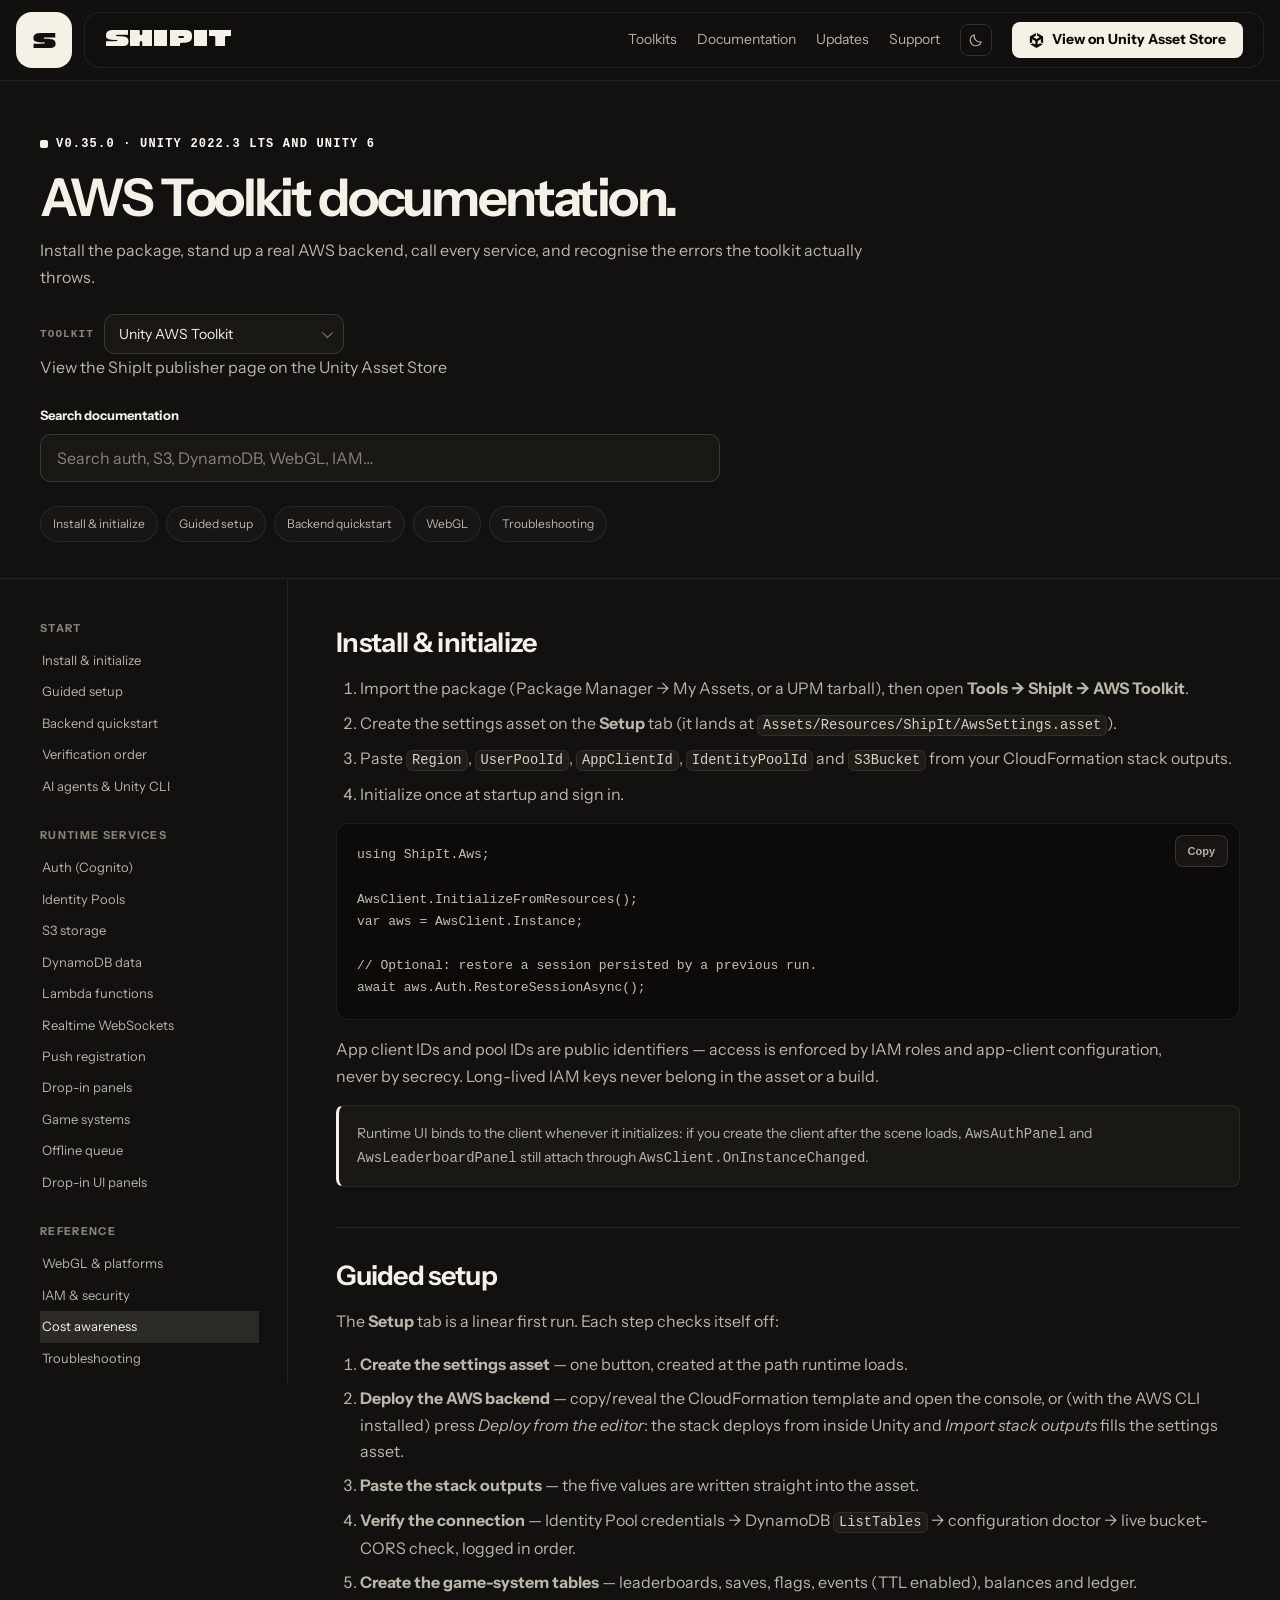
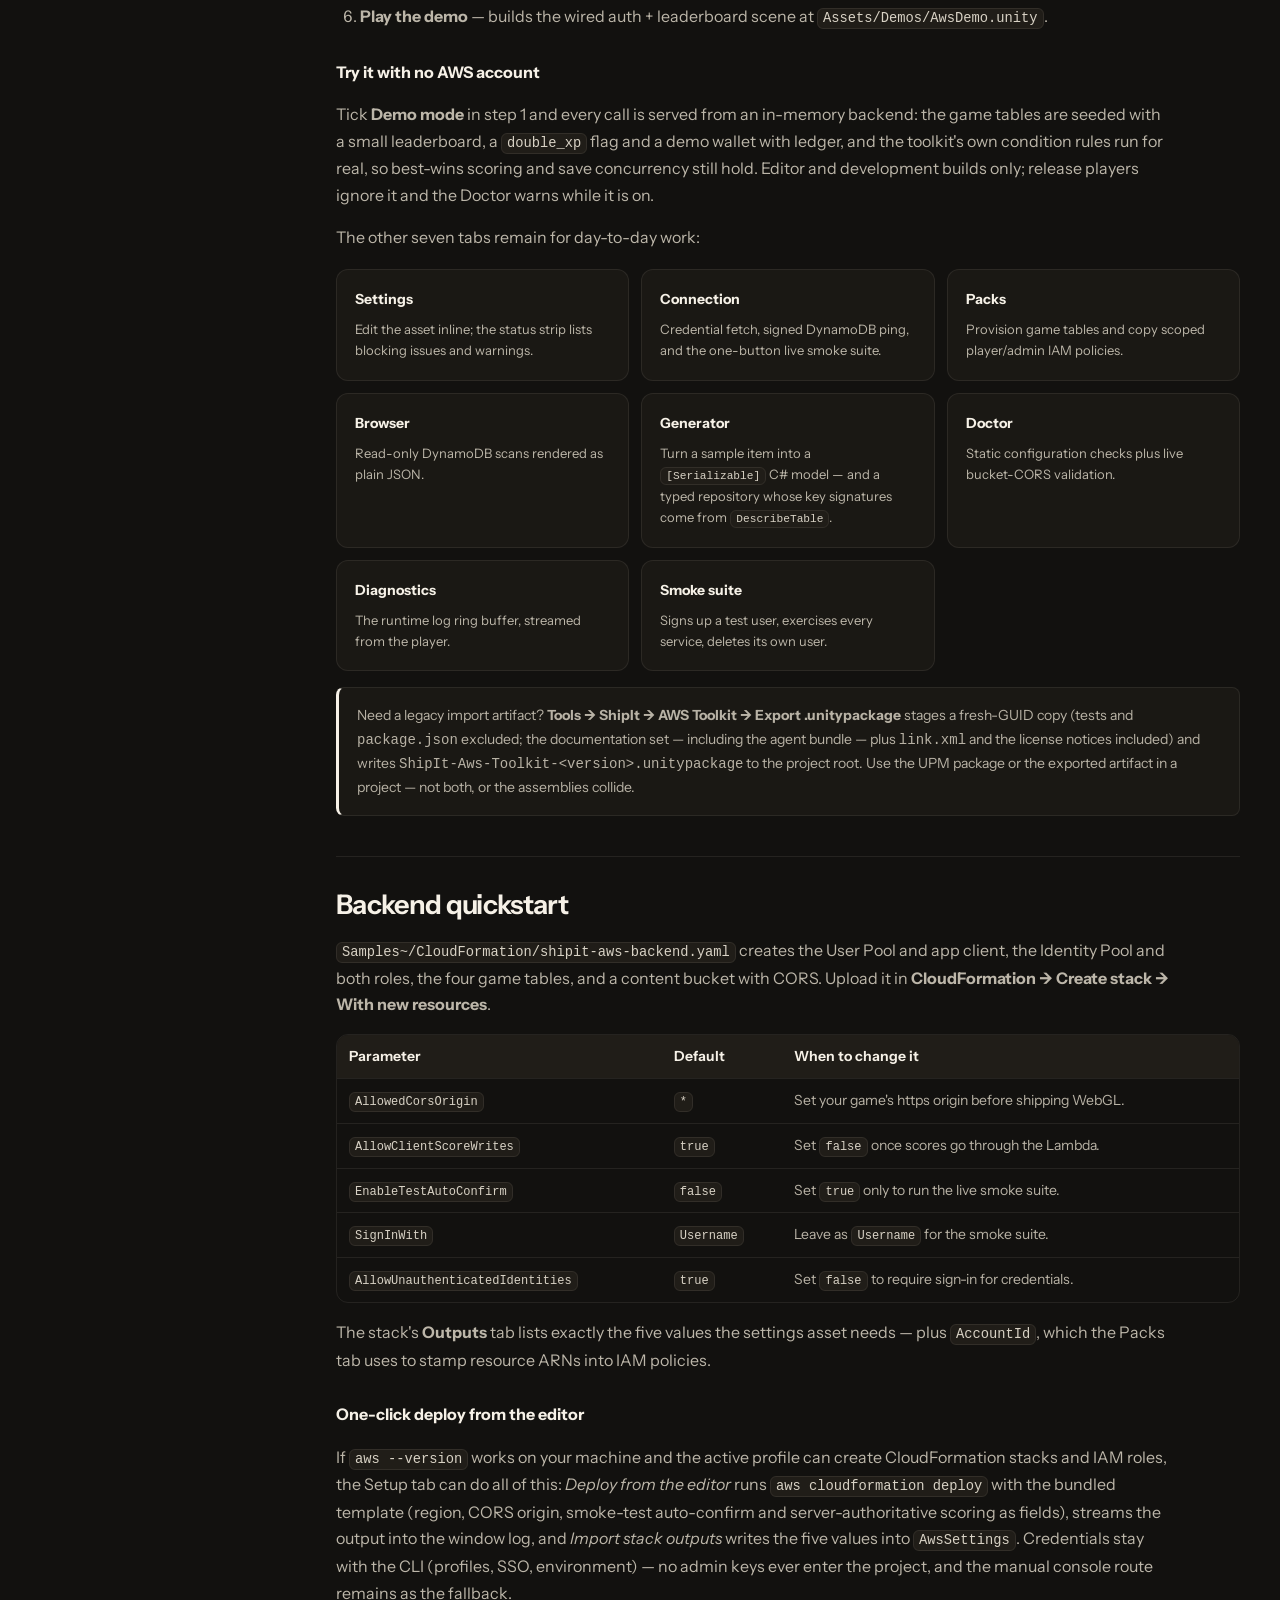
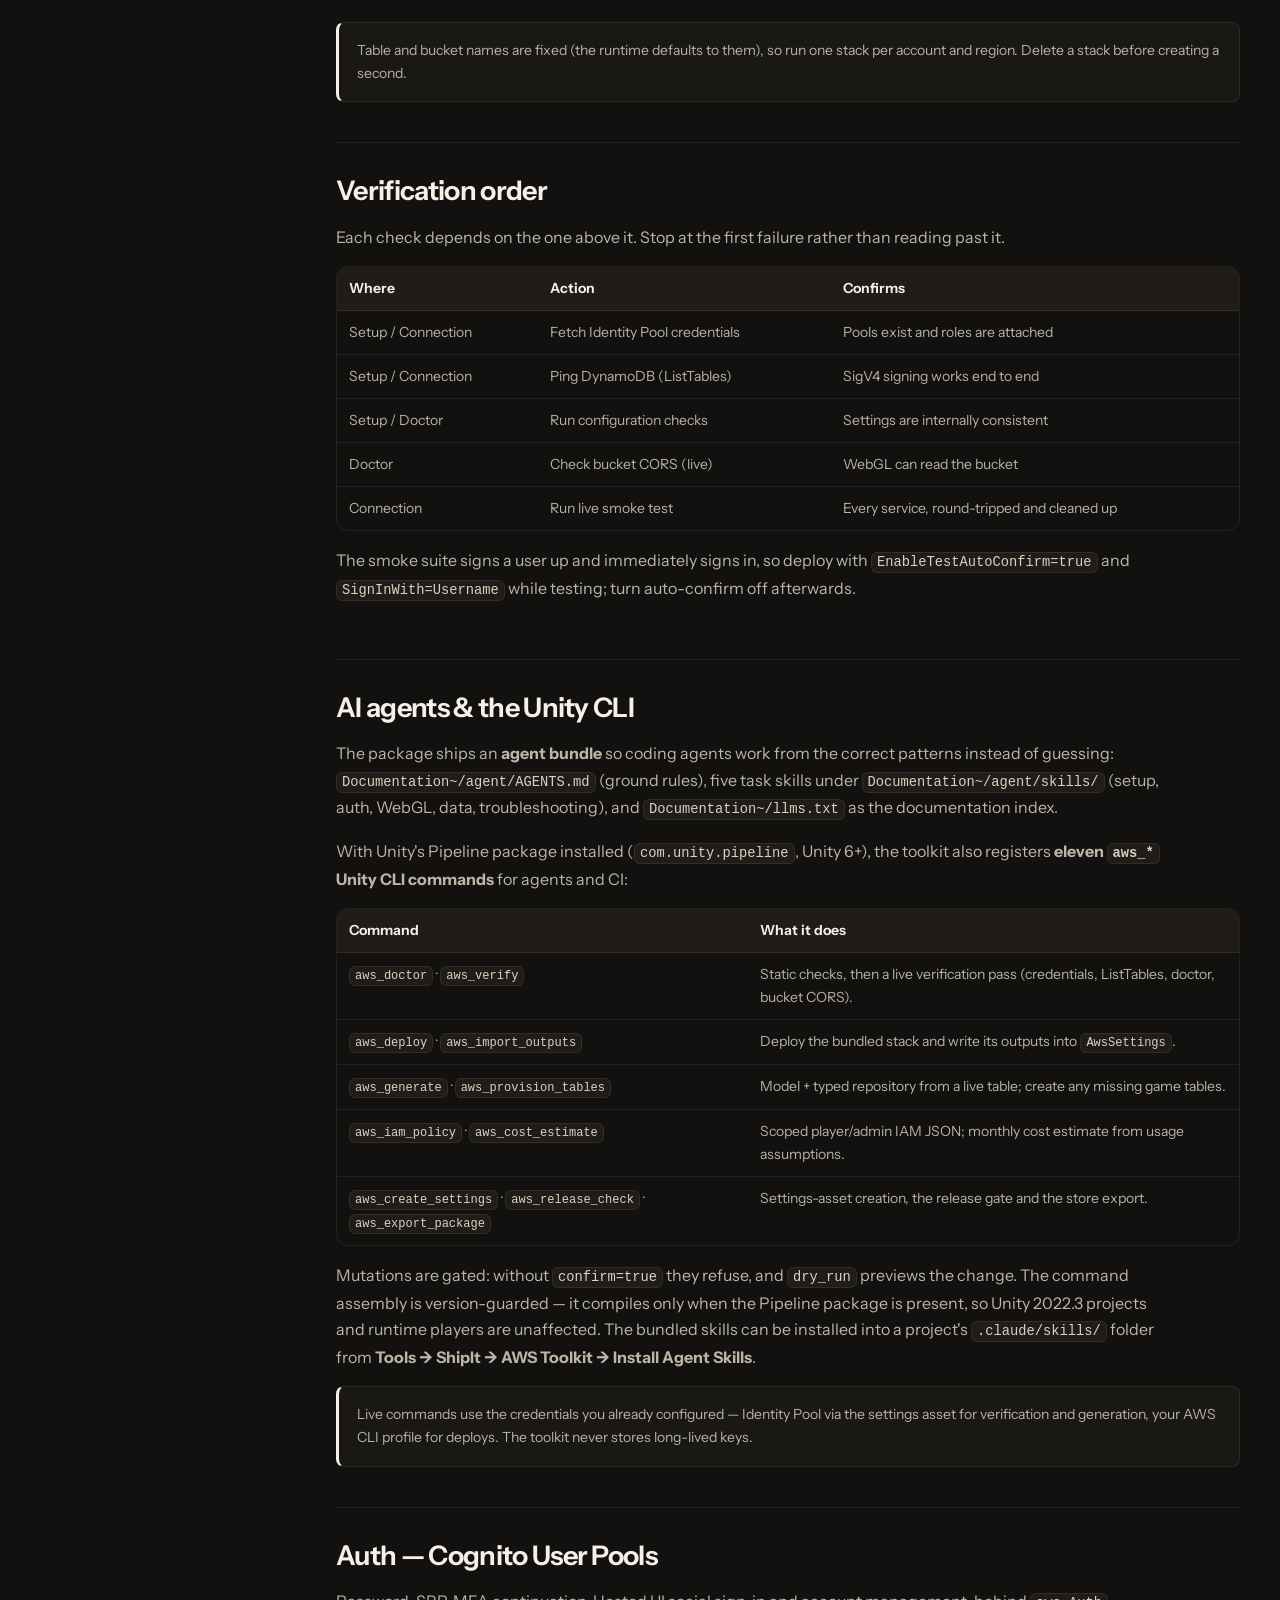
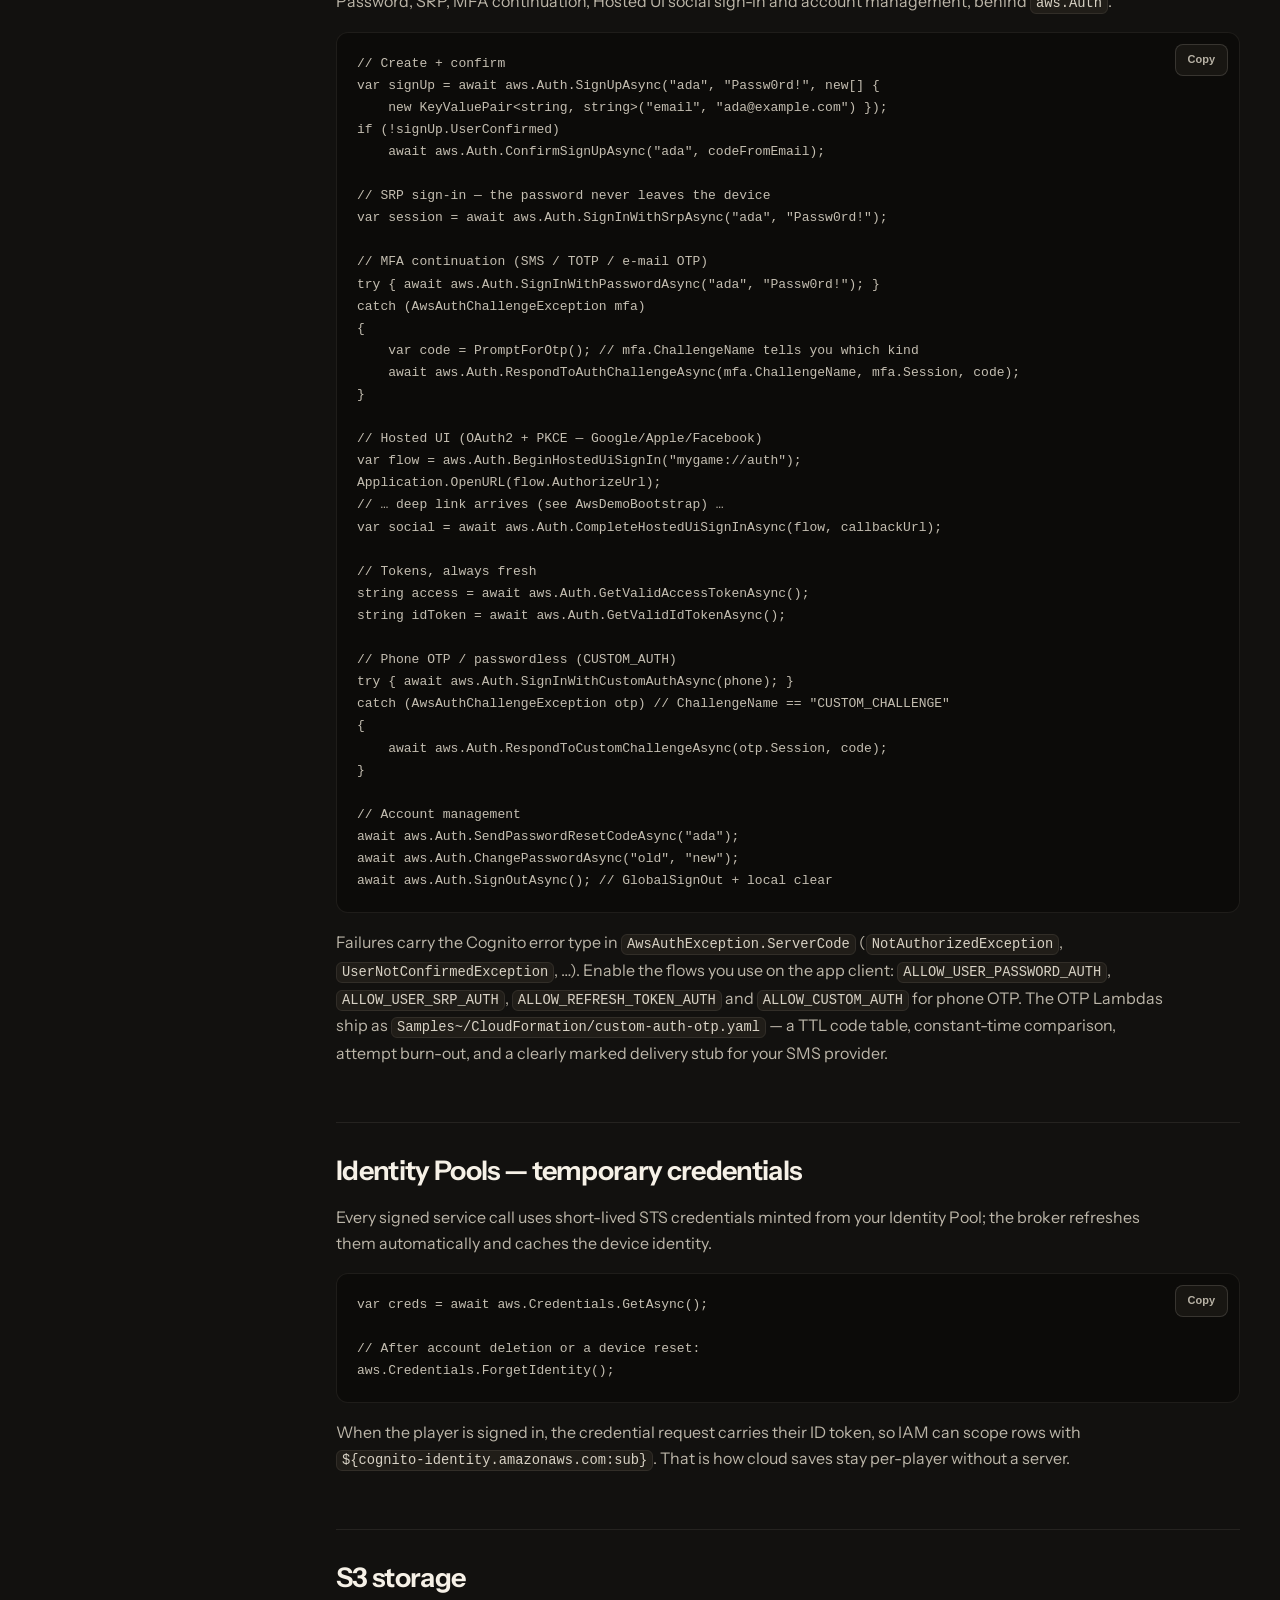
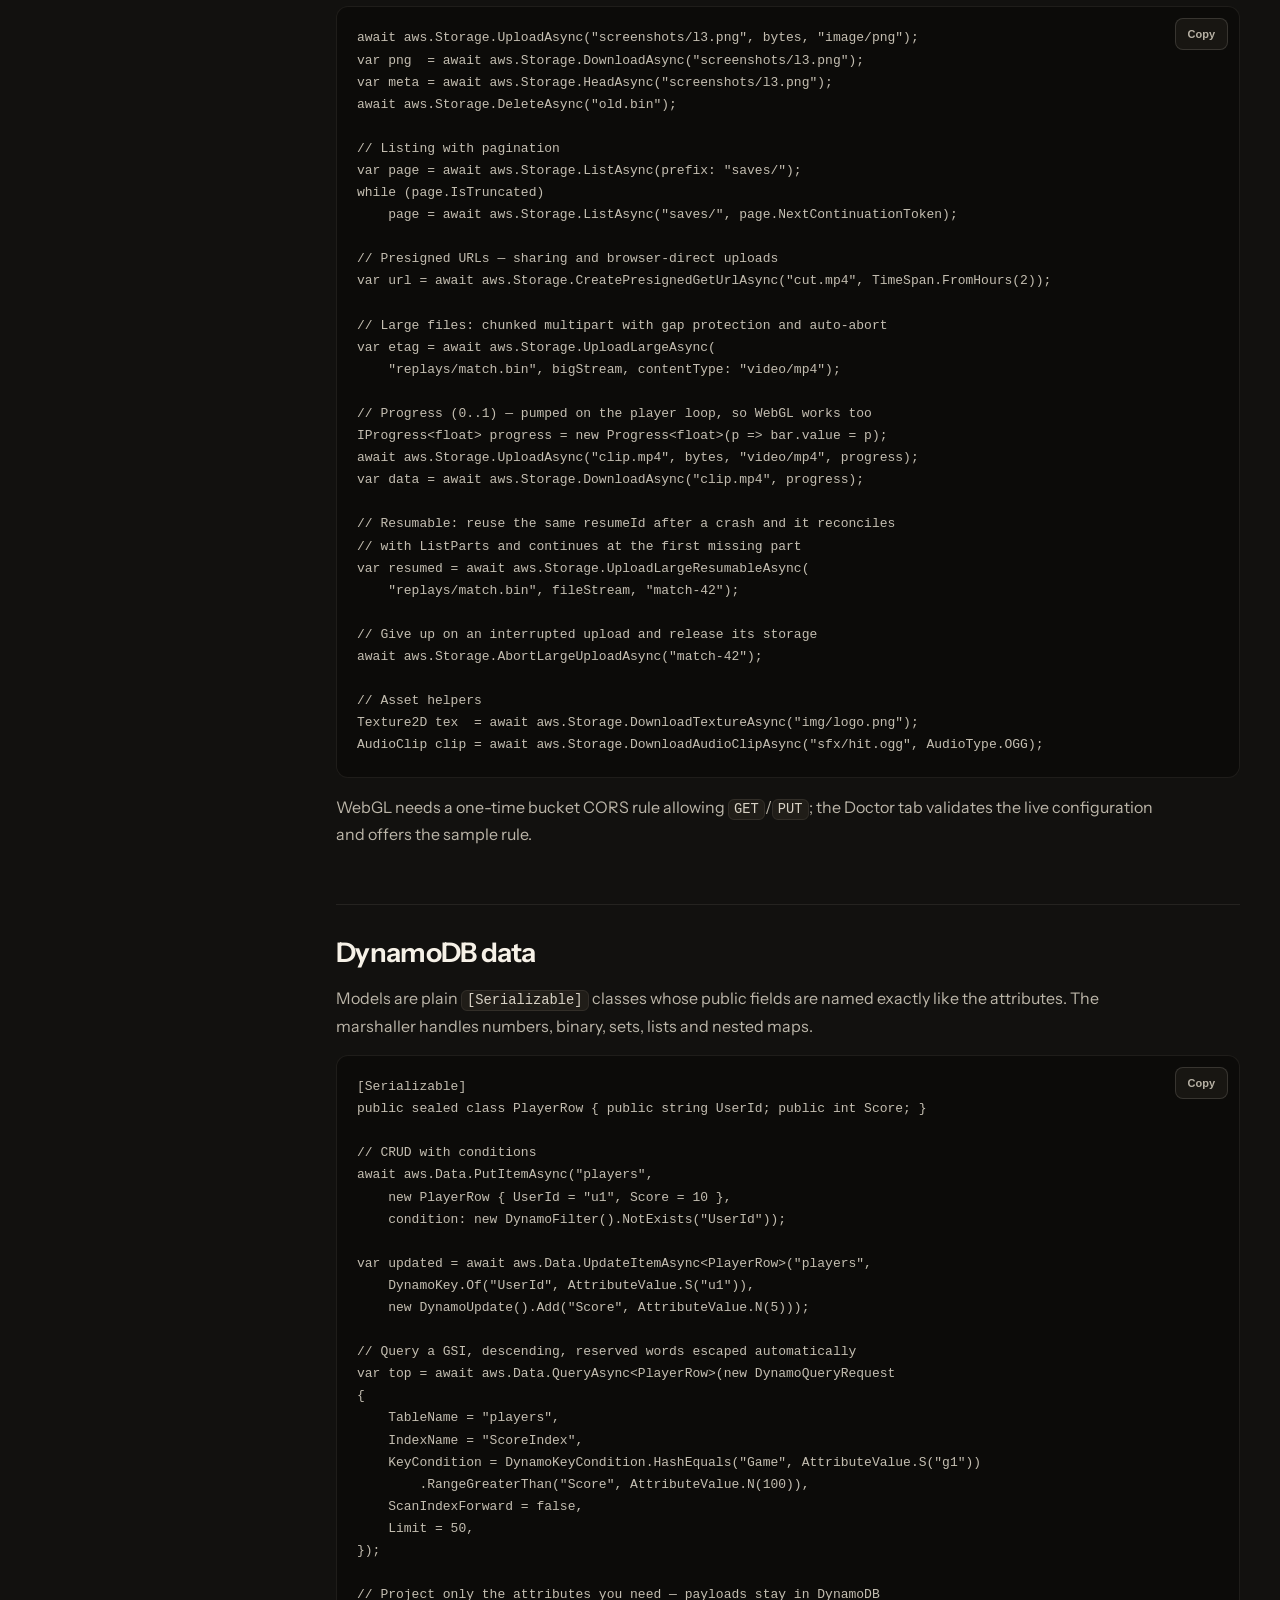
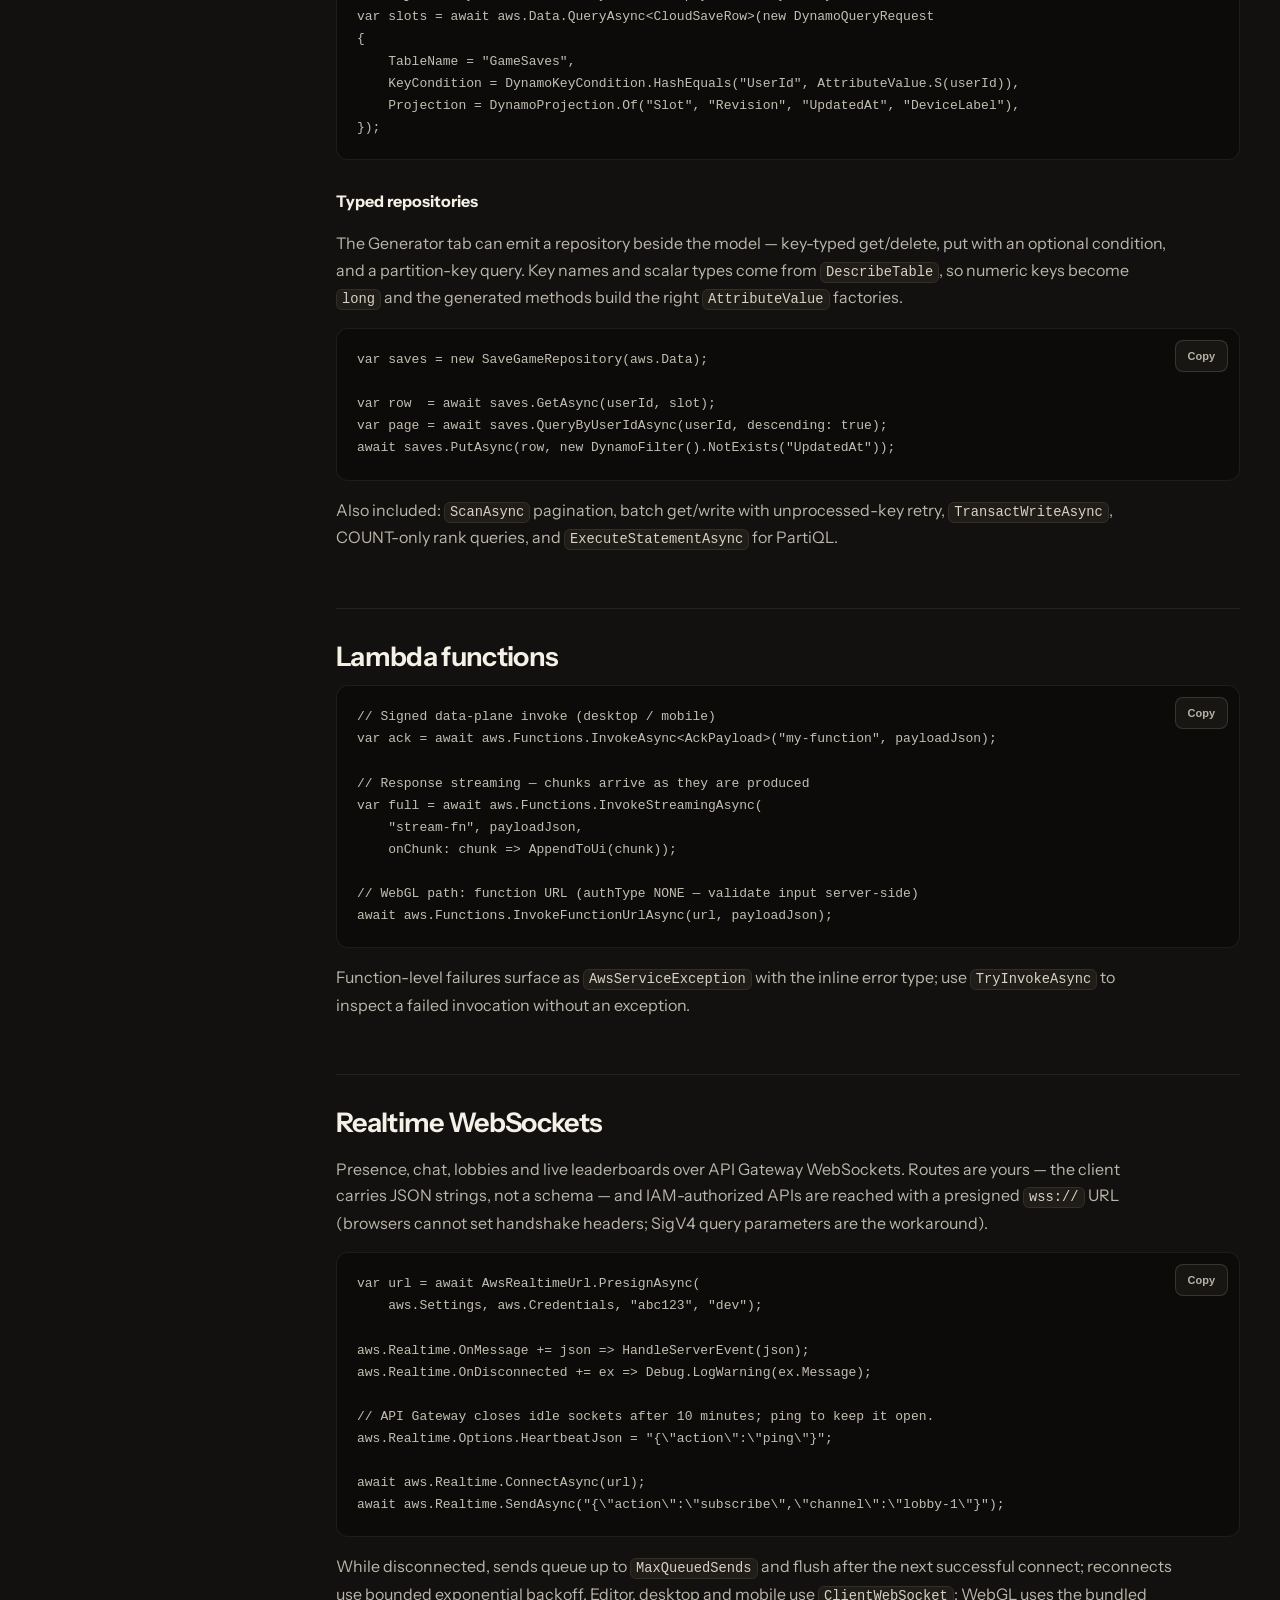
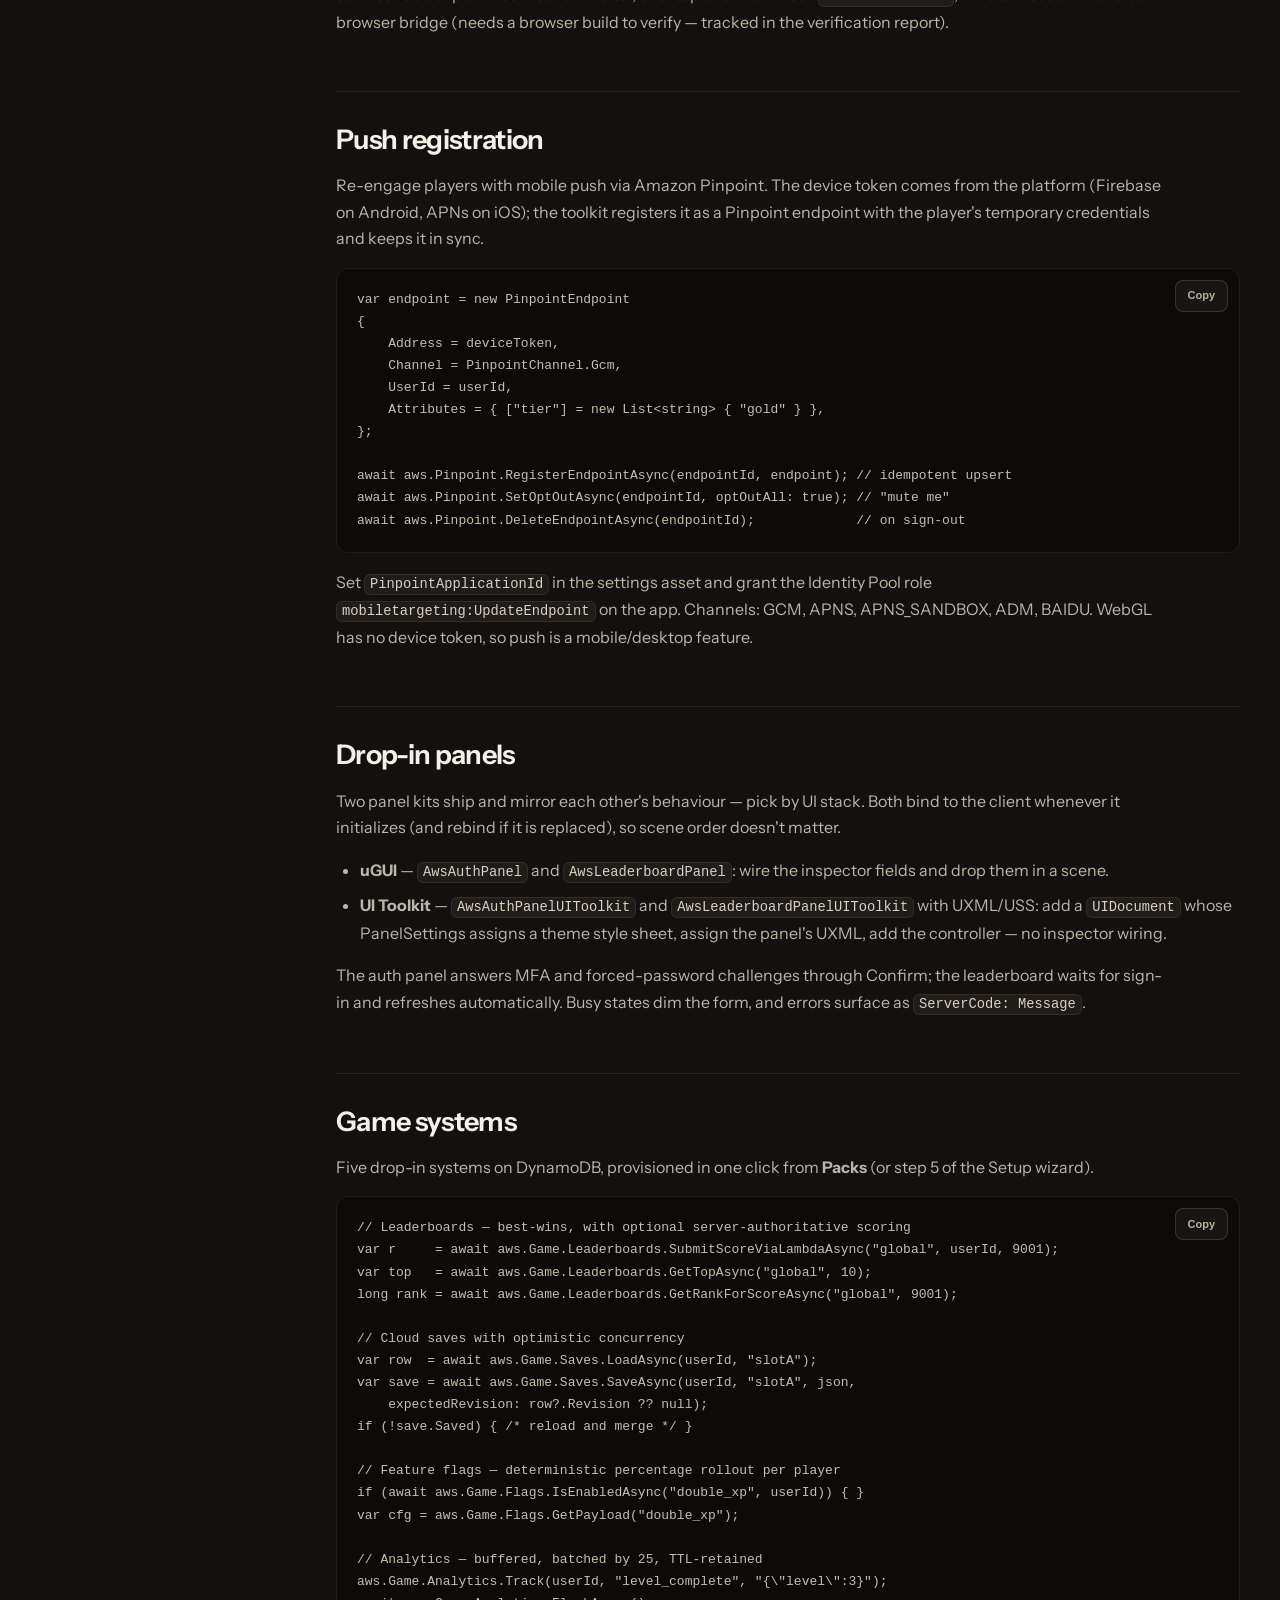
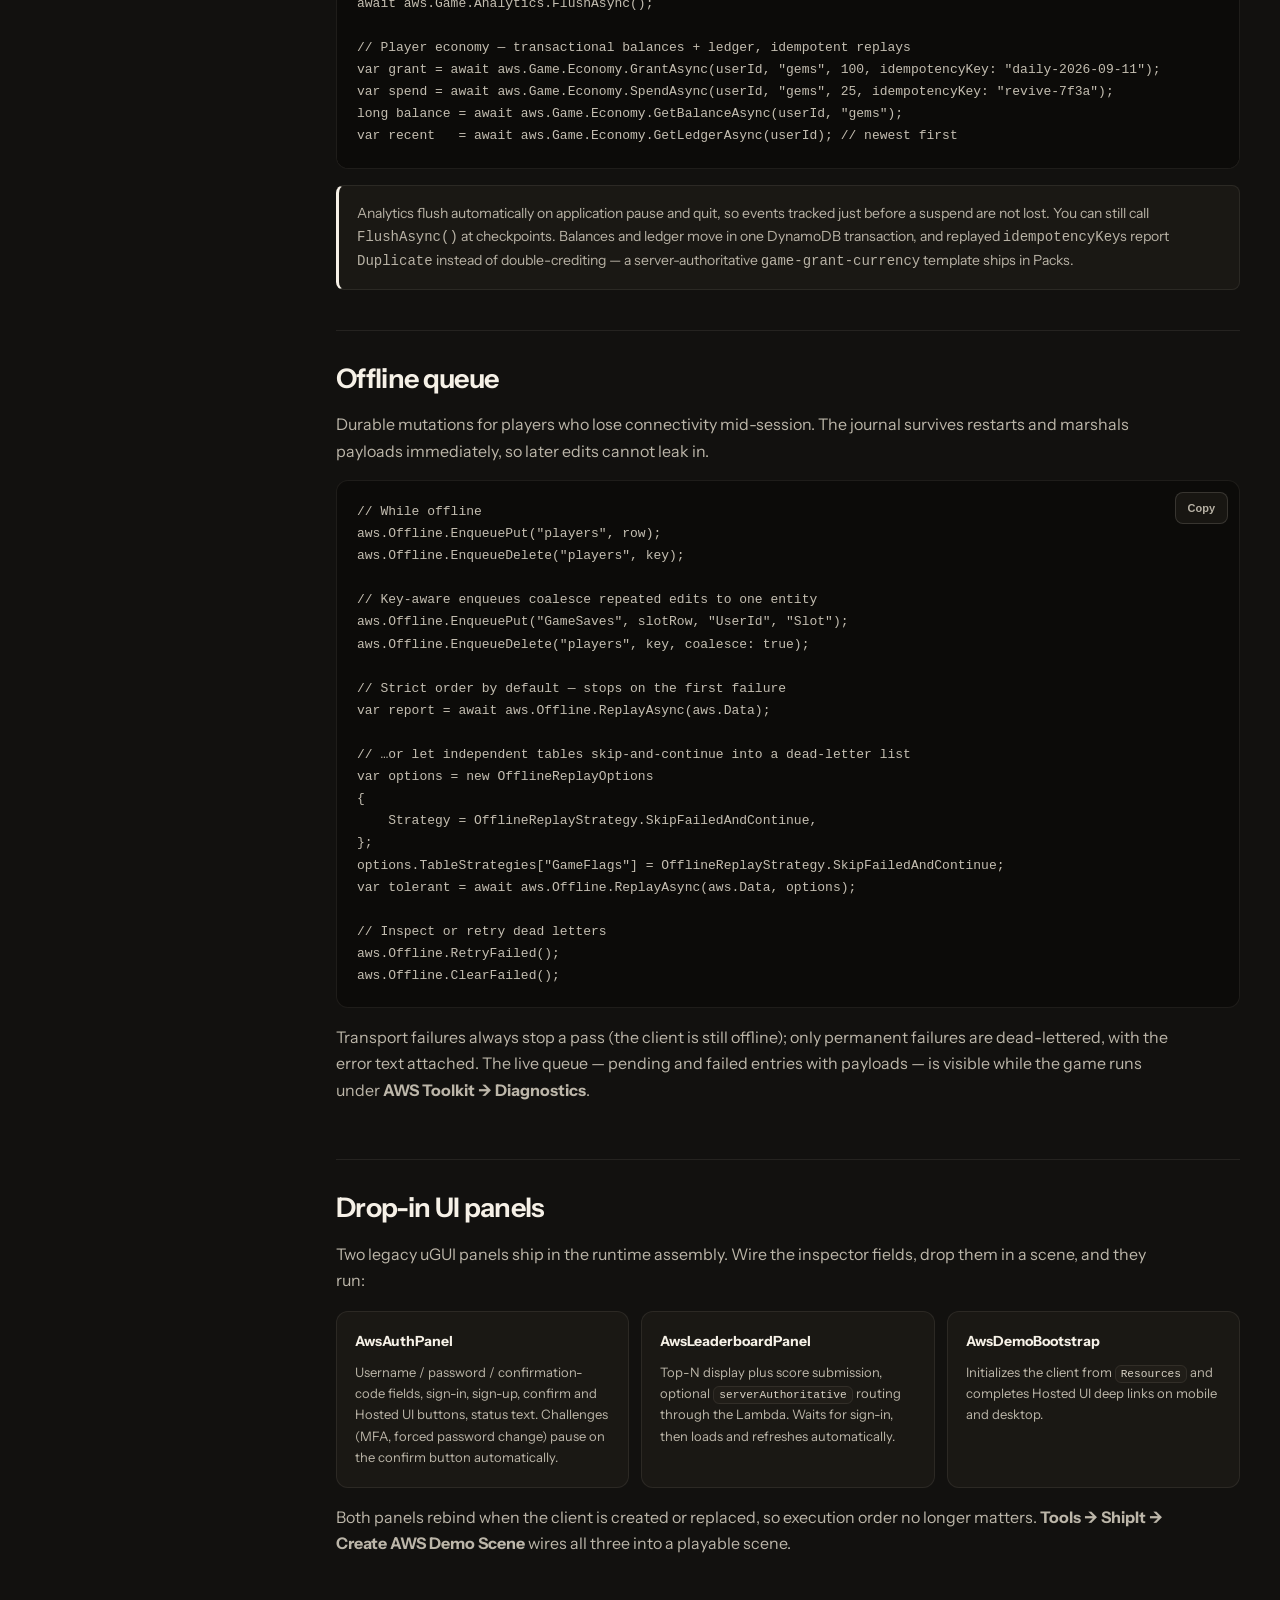
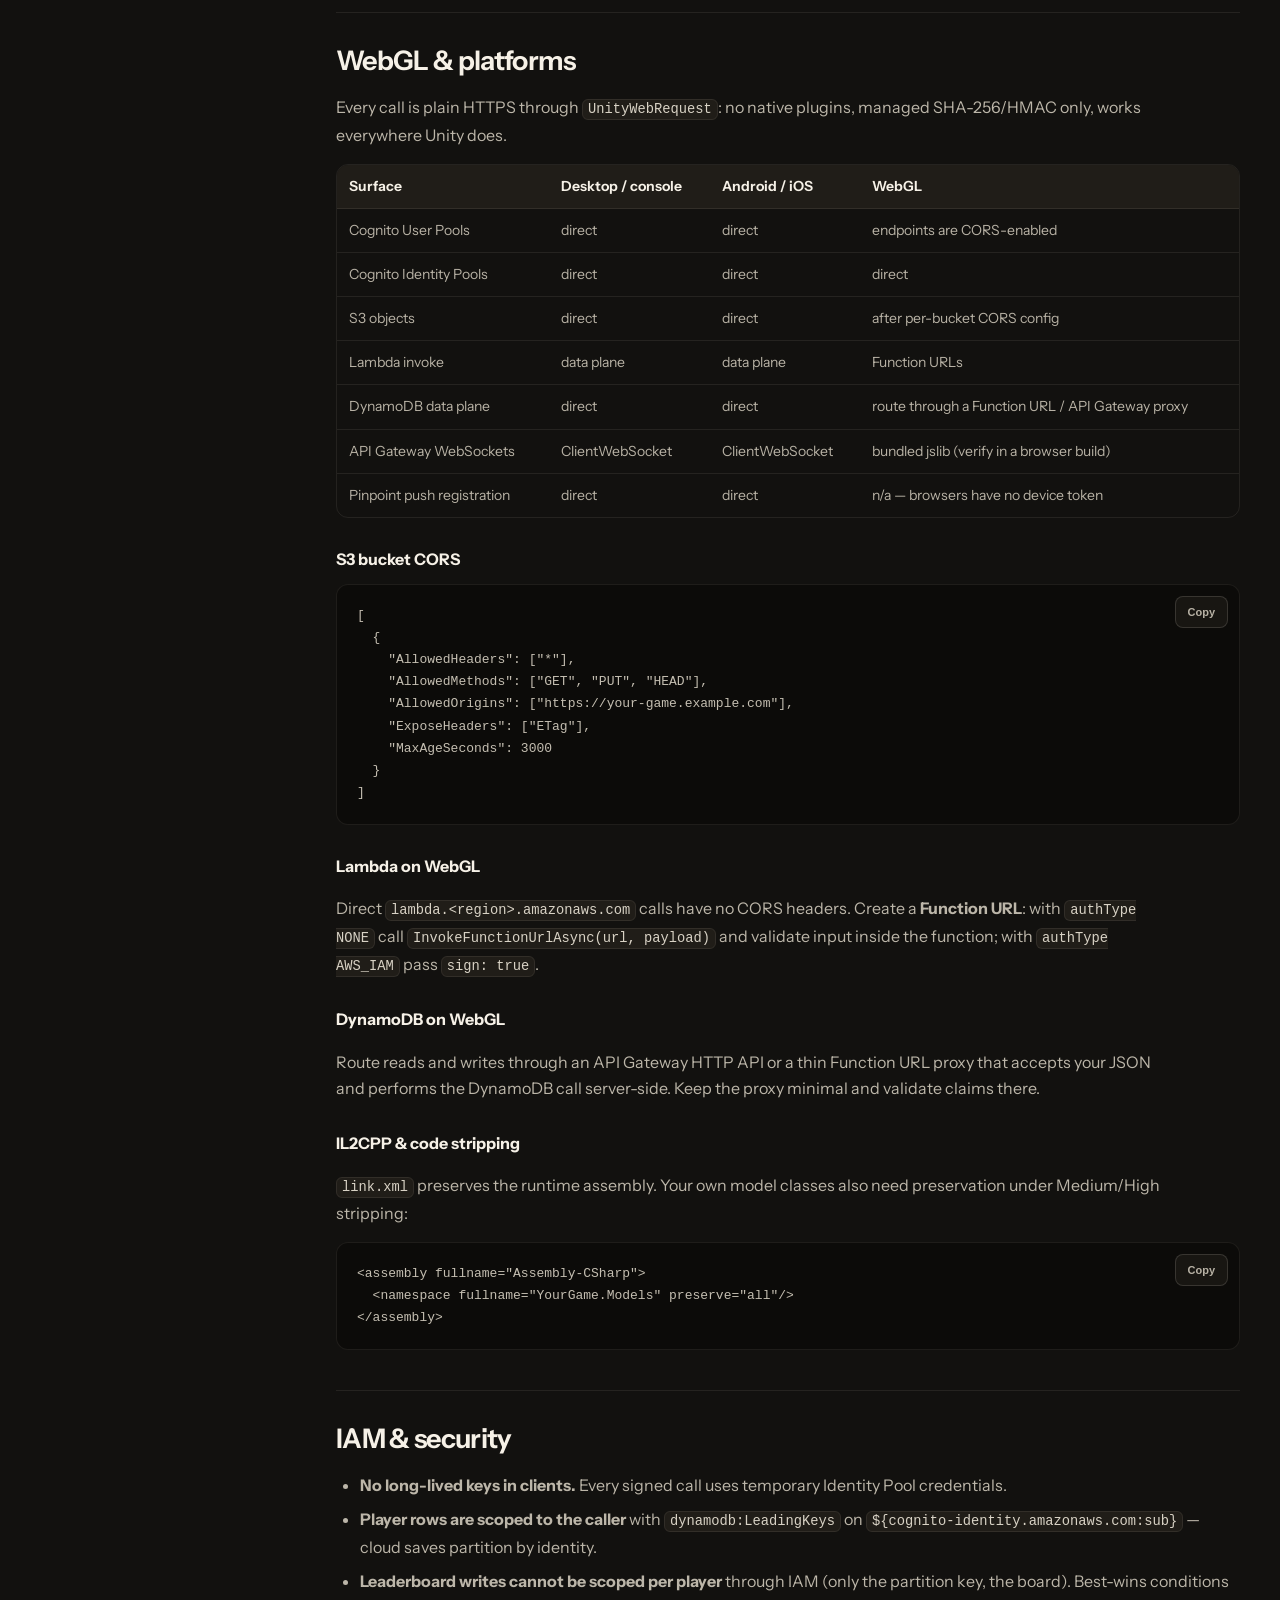
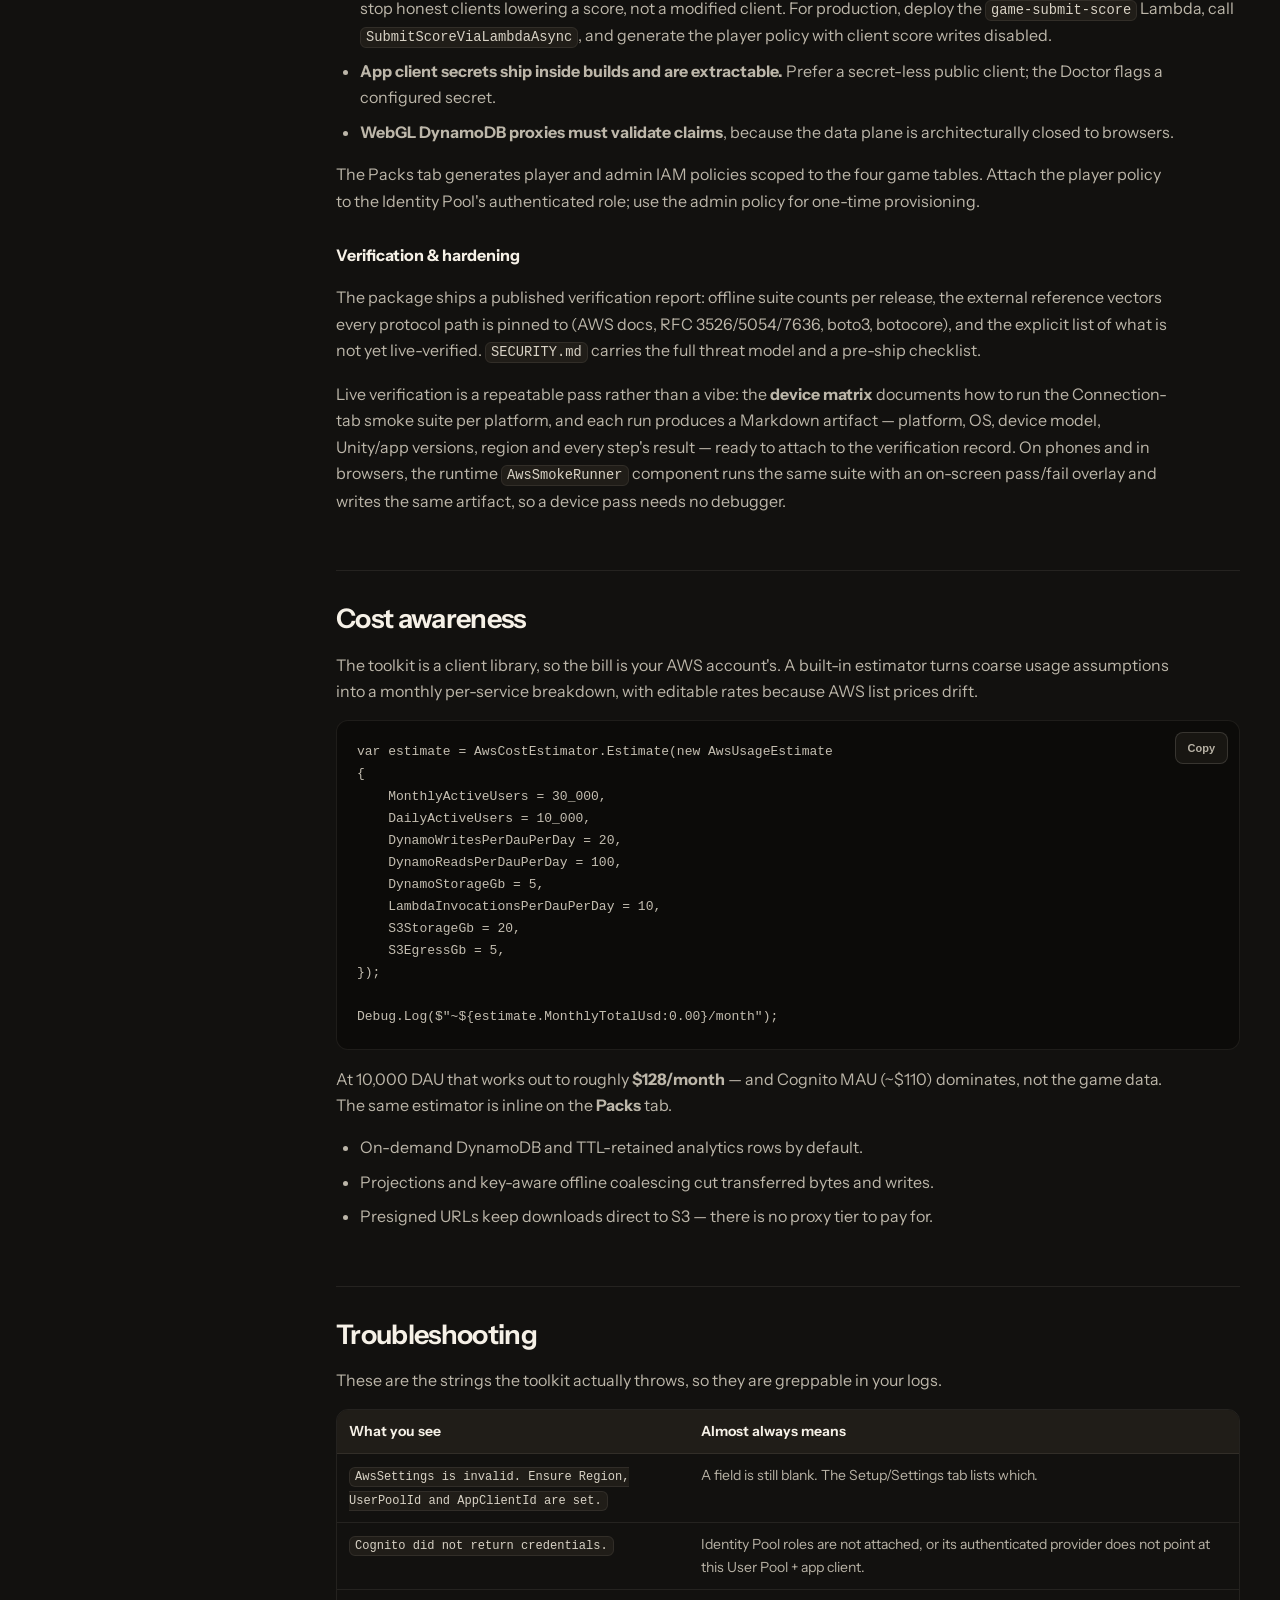
<file: aws-documentation.html>
<!DOCTYPE html>
<html lang="en">
<head>
<meta charset="utf-8" />
<meta name="viewport" content="width=device-width, initial-scale=1" />
<title>AWS Toolkit documentation — ShipIt Unity</title>
<meta name="description" content="Setup and API documentation for the ShipIt AWS Toolkit: Cognito auth with SRP and MFA, Identity Pools, S3 storage, DynamoDB data, Lambda, game systems, WebGL, IAM and troubleshooting." />
<meta name="theme-color" content="#12110F" />
<link rel="canonical" href="https://shipit-unity.github.io/aws-documentation.html" />
<meta property="og:type" content="article" />
<meta property="og:title" content="ShipIt AWS Toolkit documentation" />
<meta property="og:description" content="Install, connect a real AWS backend, call every service, and troubleshoot the errors the toolkit actually throws." />
<meta property="og:url" content="https://shipit-unity.github.io/aws-documentation.html" />
<meta name="twitter:card" content="summary" />
<link rel="icon" type="image/svg+xml" href="assets/brand/favicon.svg" />
<link rel="apple-touch-icon" href="assets/brand/apple-touch-icon.png" />
<link rel="preconnect" href="https://fonts.googleapis.com" />
<link rel="preconnect" href="https://fonts.gstatic.com" crossorigin />
<link href="https://fonts.googleapis.com/css2?family=Instrument+Sans:ital,wght@0,400..700;1,400..700&family=Instrument+Serif:ital@0;1&family=JetBrains+Mono:wght@400;500;700&display=swap" rel="stylesheet" />
<script>try{if(localStorage.getItem("shipit-theme")==="light")document.documentElement.setAttribute("data-theme","light")}catch(e){}</script>
<link rel="stylesheet" href="styles.css?v=20260944" />
<link rel="stylesheet" href="accent-product.css?v=20260944" />
<script src="site-config.js" defer></script>
<script src="site.js" defer></script>
</head>
<body class="doc-page">
<a class="skip-link" href="#main-content">Skip to main content</a>
<nav class="site-nav" aria-label="Primary navigation">
    <a class="nav-mark" href="index.html" aria-label="ShipIt home"></a>
  <div class="shell nav-inner">
    <a class="brand" href="index.html" aria-label="ShipIt home"><span>SHIPIT</span></a>
    <div class="nav-links">
      <div class="nav-drop">
        <a href="index.html#toolkits">Toolkits</a>
        <div class="nav-drop-panel">
          <div class="nav-drop-row">
            <span class="nav-drop-name">Unity Supabase Toolkit</span>
            <span class="nav-drop-acts">
              <a class="nav-drop-act nav-drop-store" data-store-link href="store.html" aria-label="Unity Supabase Toolkit on the Unity Asset Store">Unity Asset Store</a>
              <a class="nav-drop-act" href="documentation.html" aria-label="Supabase Toolkit documentation"><svg viewBox="0 0 16 16" width="14" height="14" aria-hidden="true" focusable="false"><path d="M4.2 2.2h4.9l3 3v8.6H4.2Z" fill="none" stroke="currentColor" stroke-width="1.3" stroke-linejoin="round"/><path d="M9.1 2.2v3h3M6.3 8.4h3.6M6.3 10.8h3.6" fill="none" stroke="currentColor" stroke-width="1.3" stroke-linecap="round"/></svg></a>
            </span>
          </div>
          <div class="nav-drop-row">
            <span class="nav-drop-name">Unity AWS Toolkit</span>
            <span class="nav-drop-acts">
              <a class="nav-drop-act" href="aws-documentation.html" aria-label="AWS Toolkit documentation"><svg viewBox="0 0 16 16" width="14" height="14" aria-hidden="true" focusable="false"><path d="M4.2 2.2h4.9l3 3v8.6H4.2Z" fill="none" stroke="currentColor" stroke-width="1.3" stroke-linejoin="round"/><path d="M9.1 2.2v3h3M6.3 8.4h3.6M6.3 10.8h3.6" fill="none" stroke="currentColor" stroke-width="1.3" stroke-linecap="round"/></svg></a>
            </span>
          </div>
          <div class="nav-drop-row">
            <span class="nav-drop-name">Unity Firebase Toolkit</span>
            <span class="nav-drop-soon">Soon</span>
          </div>
        </div>
      </div>
      <a href="documentation.html">Documentation</a>
      <a href="updates.html">Updates</a>
      <a data-support-link href="mailto:shipit.unity@gmail.com">Support</a>
      <button class="theme-toggle" type="button" data-theme-toggle aria-label="Switch to light mode" aria-pressed="false"><svg class="icon-moon" viewBox="0 0 24 24" width="16" height="16" aria-hidden="true" focusable="false"><path d="M20 14.5A8.5 8.5 0 0 1 9.5 4a8.5 8.5 0 1 0 10.5 10.5Z" fill="none" stroke="currentColor" stroke-width="1.6" stroke-linejoin="round"/></svg><svg class="icon-sun" viewBox="0 0 24 24" width="16" height="16" aria-hidden="true" focusable="false"><circle cx="12" cy="12" r="4" fill="none" stroke="currentColor" stroke-width="1.6"/><path d="M12 3v2M12 19v2M3 12h2M19 12h2M5.6 5.6 7 7M17 17l1.4 1.4M18.4 5.6 17 7M7 17l-1.4 1.4" fill="none" stroke="currentColor" stroke-width="1.6" stroke-linecap="round"/></svg></button>
      <a class="button small" data-store-link href="store.html"><span data-store-label>Asset Store listing</span></a>
    </div><details class="mobile-nav">
      <summary>Menu</summary>
      <div class="mobile-nav-panel">
        <a href="index.html#toolkits">Toolkits</a>
        <a href="documentation.html">Documentation</a>
        <a href="updates.html">Updates</a>
        <a data-support-link href="mailto:shipit.unity@gmail.com">Email support</a>
        <a href="index.html">Overview</a>
        <a href="aws-toolkit.html">AWS Toolkit</a>
        <a href="aws-documentation.html" aria-current="page">AWS docs</a>
        <a href="live-ops.html">Live-Ops</a>
        <a href="privacy.html">Privacy</a>
        <button class="theme-toggle" type="button" data-theme-toggle aria-label="Switch to light mode" aria-pressed="false"><svg class="icon-moon" viewBox="0 0 24 24" width="16" height="16" aria-hidden="true" focusable="false"><path d="M20 14.5A8.5 8.5 0 0 1 9.5 4a8.5 8.5 0 1 0 10.5 10.5Z" fill="none" stroke="currentColor" stroke-width="1.6" stroke-linejoin="round"/></svg><svg class="icon-sun" viewBox="0 0 24 24" width="16" height="16" aria-hidden="true" focusable="false"><circle cx="12" cy="12" r="4" fill="none" stroke="currentColor" stroke-width="1.6"/><path d="M12 3v2M12 19v2M3 12h2M19 12h2M5.6 5.6 7 7M17 17l1.4 1.4M18.4 5.6 17 7M7 17l-1.4 1.4" fill="none" stroke="currentColor" stroke-width="1.6" stroke-linecap="round"/></svg></button>
        <a class="button" data-store-link href="store.html"><span data-store-label>Asset Store listing</span></a>
      </div>
</details>
  </div>
</nav>

<header class="docs-hero">
  <div class="shell">
    <div class="eyebrow">v0.35.0 · Unity 2022.3 LTS and Unity 6</div>
    <h1>AWS Toolkit <span class="gradient-text">documentation.</span></h1>
    <p>Install the package, stand up a real AWS backend, call every service, and recognise the errors the toolkit actually throws.</p>
    <div class="docs-toolkit">
      <label for="docs-toolkit-select">Toolkit</label>
      <span class="docs-toolkit-control">
        <select id="docs-toolkit-select" data-toolkit-select>
          <option value="documentation.html">Unity Supabase Toolkit</option>
          <option value="aws-documentation.html" selected>Unity AWS Toolkit</option>
          <option value="" disabled>Unity Firebase Toolkit — Soon</option>
        </select>
      </span>
    </div>
    <p class="docs-publisher"><a href="https://assetstore.unity.com/publishers/150952" target="_blank" rel="noopener">View the ShipIt publisher page on the Unity Asset Store</a></p>
    <div class="docs-search">
      <label for="docs-search">Search documentation</label>
      <input id="docs-search" type="search" placeholder="Search auth, S3, DynamoDB, WebGL, IAM…" autocomplete="off" />
      <div id="docs-search-results" class="docs-search-results" hidden></div>
    </div>
    <div class="docs-quicklinks" aria-label="Popular documentation links">
      <a href="#install">Install &amp; initialize</a>
      <a href="#setup">Guided setup</a>
      <a href="#backend">Backend quickstart</a>
      <a href="#webgl">WebGL</a>
      <a href="#troubleshooting">Troubleshooting</a>
    </div>
  </div>
</header>

<div class="layout">
  <aside class="docs-sidebar">
    <details open>
      <summary>On this page</summary>
      <nav aria-label="Documentation sections">
        <h4>Start</h4>
        <a href="#install" aria-current="location">Install &amp; initialize</a>
        <a href="#setup">Guided setup</a>
        <a href="#backend">Backend quickstart</a>
        <a href="#verify">Verification order</a>
        <a href="#agents">AI agents &amp; Unity CLI</a>
        <h4>Runtime services</h4>
        <a href="#auth">Auth (Cognito)</a>
        <a href="#identity">Identity Pools</a>
        <a href="#storage">S3 storage</a>
        <a href="#data">DynamoDB data</a>
        <a href="#functions">Lambda functions</a>
        <a href="#realtime">Realtime WebSockets</a>
        <a href="#push">Push registration</a>
        <a href="#ui">Drop-in panels</a>
        <a href="#game">Game systems</a>
        <a href="#offline">Offline queue</a>
        <a href="#ugui">Drop-in UI panels</a>
        <h4>Reference</h4>
        <a href="#webgl">WebGL &amp; platforms</a>
        <a href="#iam">IAM &amp; security</a>
        <a href="#costs">Cost awareness</a>
        <a href="#troubleshooting">Troubleshooting</a>
        <a href="#support">Support</a>
      </nav>
    </details>
  </aside>

  <main id="main-content">
    <section id="install">
      <h2>Install &amp; initialize</h2>
      <ol>
        <li>Import the package (Package Manager → My Assets, or a UPM tarball), then open <strong>Tools → ShipIt → AWS Toolkit</strong>.</li>
        <li>Create the settings asset on the <strong>Setup</strong> tab (it lands at <code>Assets/Resources/ShipIt/AwsSettings.asset</code>).</li>
        <li>Paste <code>Region</code>, <code>UserPoolId</code>, <code>AppClientId</code>, <code>IdentityPoolId</code> and <code>S3Bucket</code> from your CloudFormation stack outputs.</li>
        <li>Initialize once at startup and sign in.</li>
      </ol>
      <pre><code>using ShipIt.Aws;

AwsClient.InitializeFromResources();
var aws = AwsClient.Instance;

// Optional: restore a session persisted by a previous run.
await aws.Auth.RestoreSessionAsync();</code></pre>
      <p>App client IDs and pool IDs are public identifiers — access is enforced by IAM roles and app-client configuration, never by secrecy. Long-lived IAM keys never belong in the asset or a build.</p>
      <div class="note">Runtime UI binds to the client whenever it initializes: if you create the client after the scene loads, <code>AwsAuthPanel</code> and <code>AwsLeaderboardPanel</code> still attach through <code>AwsClient.OnInstanceChanged</code>.</div>
    </section>

    <section id="setup">
      <h2>Guided setup</h2>
      <p>The <strong>Setup</strong> tab is a linear first run. Each step checks itself off:</p>
      <ol>
        <li><strong>Create the settings asset</strong> — one button, created at the path runtime loads.</li>
        <li><strong>Deploy the AWS backend</strong> — copy/reveal the CloudFormation template and open the console, or (with the AWS CLI installed) press <em>Deploy from the editor</em>: the stack deploys from inside Unity and <em>Import stack outputs</em> fills the settings asset.</li>
        <li><strong>Paste the stack outputs</strong> — the five values are written straight into the asset.</li>
        <li><strong>Verify the connection</strong> — Identity Pool credentials → DynamoDB <code>ListTables</code> → configuration doctor → live bucket-CORS check, logged in order.</li>
        <li><strong>Create the game-system tables</strong> — leaderboards, saves, flags, events (TTL enabled), balances and ledger.</li>
        <li><strong>Play the demo</strong> — builds the wired auth + leaderboard scene at <code>Assets/Demos/AwsDemo.unity</code>.</li>
      </ol>
      <h3>Try it with no AWS account</h3>
      <p>Tick <strong>Demo mode</strong> in step 1 and every call is served from an in-memory backend: the game tables are seeded with a small leaderboard, a <code>double_xp</code> flag and a demo wallet with ledger, and the toolkit's own condition rules run for real, so best-wins scoring and save concurrency still hold. Editor and development builds only; release players ignore it and the Doctor warns while it is on.</p>
      <p>The other seven tabs remain for day-to-day work:</p>      <div class="docs-prereq-grid">
        <article><strong>Settings</strong><p>Edit the asset inline; the status strip lists blocking issues and warnings.</p></article>
        <article><strong>Connection</strong><p>Credential fetch, signed DynamoDB ping, and the one-button live smoke suite.</p></article>
        <article><strong>Packs</strong><p>Provision game tables and copy scoped player/admin IAM policies.</p></article>
        <article><strong>Browser</strong><p>Read-only DynamoDB scans rendered as plain JSON.</p></article>
        <article><strong>Generator</strong><p>Turn a sample item into a <code>[Serializable]</code> C# model — and a typed repository whose key signatures come from <code>DescribeTable</code>.</p></article>
        <article><strong>Doctor</strong><p>Static configuration checks plus live bucket-CORS validation.</p></article>
        <article><strong>Diagnostics</strong><p>The runtime log ring buffer, streamed from the player.</p></article>
        <article><strong>Smoke suite</strong><p>Signs up a test user, exercises every service, deletes its own user.</p></article>
      </div>
      <div class="note">Need a legacy import artifact? <strong>Tools → ShipIt → AWS Toolkit → Export .unitypackage</strong> stages a fresh-GUID copy (tests and <code>package.json</code> excluded; the documentation set — including the agent bundle — plus <code>link.xml</code> and the license notices included) and writes <code>ShipIt-Aws-Toolkit-&lt;version&gt;.unitypackage</code> to the project root. Use the UPM package or the exported artifact in a project — not both, or the assemblies collide.</div>
    </section>

    <section id="backend">
      <h2>Backend quickstart</h2>
      <p><code>Samples~/CloudFormation/shipit-aws-backend.yaml</code> creates the User Pool and app client, the Identity Pool and both roles, the four game tables, and a content bucket with CORS. Upload it in <strong>CloudFormation → Create stack → With new resources</strong>.</p>
      <div class="table-wrap">
        <table>
          <tr><th>Parameter</th><th>Default</th><th>When to change it</th></tr>
          <tr><td><code>AllowedCorsOrigin</code></td><td><code>*</code></td><td>Set your game's https origin before shipping WebGL.</td></tr>
          <tr><td><code>AllowClientScoreWrites</code></td><td><code>true</code></td><td>Set <code>false</code> once scores go through the Lambda.</td></tr>
          <tr><td><code>EnableTestAutoConfirm</code></td><td><code>false</code></td><td>Set <code>true</code> only to run the live smoke suite.</td></tr>
          <tr><td><code>SignInWith</code></td><td><code>Username</code></td><td>Leave as <code>Username</code> for the smoke suite.</td></tr>
          <tr><td><code>AllowUnauthenticatedIdentities</code></td><td><code>true</code></td><td>Set <code>false</code> to require sign-in for credentials.</td></tr>
        </table>
      </div>
      <p>The stack's <strong>Outputs</strong> tab lists exactly the five values the settings asset needs — plus <code>AccountId</code>, which the Packs tab uses to stamp resource ARNs into IAM policies.</p>
      <h3>One-click deploy from the editor</h3>
      <p>If <code>aws --version</code> works on your machine and the active profile can create CloudFormation stacks and IAM roles, the Setup tab can do all of this: <em>Deploy from the editor</em> runs <code>aws cloudformation deploy</code> with the bundled template (region, CORS origin, smoke-test auto-confirm and server-authoritative scoring as fields), streams the output into the window log, and <em>Import stack outputs</em> writes the five values into <code>AwsSettings</code>. Credentials stay with the CLI (profiles, SSO, environment) — no admin keys ever enter the project, and the manual console route remains as the fallback.</p>
      <div class="note">Table and bucket names are fixed (the runtime defaults to them), so run one stack per account and region. Delete a stack before creating a second.</div>
    </section>

    <section id="verify">
      <h2>Verification order</h2>
      <p>Each check depends on the one above it. Stop at the first failure rather than reading past it.</p>
      <div class="table-wrap">
        <table>
          <tr><th>Where</th><th>Action</th><th>Confirms</th></tr>
          <tr><td>Setup / Connection</td><td>Fetch Identity Pool credentials</td><td>Pools exist and roles are attached</td></tr>
          <tr><td>Setup / Connection</td><td>Ping DynamoDB (ListTables)</td><td>SigV4 signing works end to end</td></tr>
          <tr><td>Setup / Doctor</td><td>Run configuration checks</td><td>Settings are internally consistent</td></tr>
          <tr><td>Doctor</td><td>Check bucket CORS (live)</td><td>WebGL can read the bucket</td></tr>
          <tr><td>Connection</td><td>Run live smoke test</td><td>Every service, round-tripped and cleaned up</td></tr>
        </table>
      </div>
      <p>The smoke suite signs a user up and immediately signs in, so deploy with <code>EnableTestAutoConfirm=true</code> and <code>SignInWith=Username</code> while testing; turn auto-confirm off afterwards.</p>
    </section>

    <section id="agents">
      <h2>AI agents &amp; the Unity CLI</h2>
      <p>The package ships an <strong>agent bundle</strong> so coding agents work from the correct patterns instead of guessing: <code>Documentation~/agent/AGENTS.md</code> (ground rules), five task skills under <code>Documentation~/agent/skills/</code> (setup, auth, WebGL, data, troubleshooting), and <code>Documentation~/llms.txt</code> as the documentation index.</p>
      <p>With Unity's Pipeline package installed (<code>com.unity.pipeline</code>, Unity 6+), the toolkit also registers <strong>eleven <code>aws_*</code> Unity CLI commands</strong> for agents and CI:</p>
      <div class="table-wrap">
        <table>
          <tr><th>Command</th><th>What it does</th></tr>
          <tr><td><code>aws_doctor</code> · <code>aws_verify</code></td><td>Static checks, then a live verification pass (credentials, ListTables, doctor, bucket CORS).</td></tr>
          <tr><td><code>aws_deploy</code> · <code>aws_import_outputs</code></td><td>Deploy the bundled stack and write its outputs into <code>AwsSettings</code>.</td></tr>
          <tr><td><code>aws_generate</code> · <code>aws_provision_tables</code></td><td>Model + typed repository from a live table; create any missing game tables.</td></tr>
          <tr><td><code>aws_iam_policy</code> · <code>aws_cost_estimate</code></td><td>Scoped player/admin IAM JSON; monthly cost estimate from usage assumptions.</td></tr>
          <tr><td><code>aws_create_settings</code> · <code>aws_release_check</code> · <code>aws_export_package</code></td><td>Settings-asset creation, the release gate and the store export.</td></tr>
        </table>
      </div>
      <p>Mutations are gated: without <code>confirm=true</code> they refuse, and <code>dry_run</code> previews the change. The command assembly is version-guarded — it compiles only when the Pipeline package is present, so Unity 2022.3 projects and runtime players are unaffected. The bundled skills can be installed into a project's <code>.claude/skills/</code> folder from <strong>Tools → ShipIt → AWS Toolkit → Install Agent Skills</strong>.</p>
      <div class="note">Live commands use the credentials you already configured — Identity Pool via the settings asset for verification and generation, your AWS CLI profile for deploys. The toolkit never stores long-lived keys.</div>
    </section>

    <section id="auth">
      <h2>Auth — Cognito User Pools</h2>
      <p>Password, SRP, MFA continuation, Hosted UI social sign-in and account management, behind <code>aws.Auth</code>.</p>
      <pre><code>// Create + confirm
var signUp = await aws.Auth.SignUpAsync("ada", "Passw0rd!", new[] {
    new KeyValuePair&lt;string, string&gt;("email", "ada@example.com") });
if (!signUp.UserConfirmed)
    await aws.Auth.ConfirmSignUpAsync("ada", codeFromEmail);

// SRP sign-in — the password never leaves the device
var session = await aws.Auth.SignInWithSrpAsync("ada", "Passw0rd!");

// MFA continuation (SMS / TOTP / e-mail OTP)
try { await aws.Auth.SignInWithPasswordAsync("ada", "Passw0rd!"); }
catch (AwsAuthChallengeException mfa)
{
    var code = PromptForOtp(); // mfa.ChallengeName tells you which kind
    await aws.Auth.RespondToAuthChallengeAsync(mfa.ChallengeName, mfa.Session, code);
}

// Hosted UI (OAuth2 + PKCE — Google/Apple/Facebook)
var flow = aws.Auth.BeginHostedUiSignIn("mygame://auth");
Application.OpenURL(flow.AuthorizeUrl);
// … deep link arrives (see AwsDemoBootstrap) …
var social = await aws.Auth.CompleteHostedUiSignInAsync(flow, callbackUrl);

// Tokens, always fresh
string access = await aws.Auth.GetValidAccessTokenAsync();
string idToken = await aws.Auth.GetValidIdTokenAsync();

// Phone OTP / passwordless (CUSTOM_AUTH)
try { await aws.Auth.SignInWithCustomAuthAsync(phone); }
catch (AwsAuthChallengeException otp) // ChallengeName == "CUSTOM_CHALLENGE"
{
    await aws.Auth.RespondToCustomChallengeAsync(otp.Session, code);
}

// Account management
await aws.Auth.SendPasswordResetCodeAsync("ada");
await aws.Auth.ChangePasswordAsync("old", "new");
await aws.Auth.SignOutAsync(); // GlobalSignOut + local clear</code></pre>
      <p>Failures carry the Cognito error type in <code>AwsAuthException.ServerCode</code> (<code>NotAuthorizedException</code>, <code>UserNotConfirmedException</code>, …). Enable the flows you use on the app client: <code>ALLOW_USER_PASSWORD_AUTH</code>, <code>ALLOW_USER_SRP_AUTH</code>, <code>ALLOW_REFRESH_TOKEN_AUTH</code> and <code>ALLOW_CUSTOM_AUTH</code> for phone OTP. The OTP Lambdas ship as <code>Samples~/CloudFormation/custom-auth-otp.yaml</code> — a TTL code table, constant-time comparison, attempt burn-out, and a clearly marked delivery stub for your SMS provider.</p>
    </section>

    <section id="identity">
      <h2>Identity Pools — temporary credentials</h2>
      <p>Every signed service call uses short-lived STS credentials minted from your Identity Pool; the broker refreshes them automatically and caches the device identity.</p>
      <pre><code>var creds = await aws.Credentials.GetAsync();

// After account deletion or a device reset:
aws.Credentials.ForgetIdentity();</code></pre>
      <p>When the player is signed in, the credential request carries their ID token, so IAM can scope rows with <code>${cognito-identity.amazonaws.com:sub}</code>. That is how cloud saves stay per-player without a server.</p>
    </section>

    <section id="storage">
      <h2>S3 storage</h2>
      <pre><code>await aws.Storage.UploadAsync("screenshots/l3.png", bytes, "image/png");
var png  = await aws.Storage.DownloadAsync("screenshots/l3.png");
var meta = await aws.Storage.HeadAsync("screenshots/l3.png");
await aws.Storage.DeleteAsync("old.bin");

// Listing with pagination
var page = await aws.Storage.ListAsync(prefix: "saves/");
while (page.IsTruncated)
    page = await aws.Storage.ListAsync("saves/", page.NextContinuationToken);

// Presigned URLs — sharing and browser-direct uploads
var url = await aws.Storage.CreatePresignedGetUrlAsync("cut.mp4", TimeSpan.FromHours(2));

// Large files: chunked multipart with gap protection and auto-abort
var etag = await aws.Storage.UploadLargeAsync(
    "replays/match.bin", bigStream, contentType: "video/mp4");

// Progress (0..1) — pumped on the player loop, so WebGL works too
IProgress&lt;float&gt; progress = new Progress&lt;float&gt;(p =&gt; bar.value = p);
await aws.Storage.UploadAsync("clip.mp4", bytes, "video/mp4", progress);
var data = await aws.Storage.DownloadAsync("clip.mp4", progress);

// Resumable: reuse the same resumeId after a crash and it reconciles
// with ListParts and continues at the first missing part
var resumed = await aws.Storage.UploadLargeResumableAsync(
    "replays/match.bin", fileStream, "match-42");

// Give up on an interrupted upload and release its storage
await aws.Storage.AbortLargeUploadAsync("match-42");

// Asset helpers
Texture2D tex  = await aws.Storage.DownloadTextureAsync("img/logo.png");
AudioClip clip = await aws.Storage.DownloadAudioClipAsync("sfx/hit.ogg", AudioType.OGG);</code></pre>
      <p>WebGL needs a one-time bucket CORS rule allowing <code>GET</code>/<code>PUT</code>; the Doctor tab validates the live configuration and offers the sample rule.</p>
    </section>

    <section id="data">
      <h2>DynamoDB data</h2>
      <p>Models are plain <code>[Serializable]</code> classes whose public fields are named exactly like the attributes. The marshaller handles numbers, binary, sets, lists and nested maps.</p>
      <pre><code>[Serializable]
public sealed class PlayerRow { public string UserId; public int Score; }

// CRUD with conditions
await aws.Data.PutItemAsync("players",
    new PlayerRow { UserId = "u1", Score = 10 },
    condition: new DynamoFilter().NotExists("UserId"));

var updated = await aws.Data.UpdateItemAsync&lt;PlayerRow&gt;("players",
    DynamoKey.Of("UserId", AttributeValue.S("u1")),
    new DynamoUpdate().Add("Score", AttributeValue.N(5)));

// Query a GSI, descending, reserved words escaped automatically
var top = await aws.Data.QueryAsync&lt;PlayerRow&gt;(new DynamoQueryRequest
{
    TableName = "players",
    IndexName = "ScoreIndex",
    KeyCondition = DynamoKeyCondition.HashEquals("Game", AttributeValue.S("g1"))
        .RangeGreaterThan("Score", AttributeValue.N(100)),
    ScanIndexForward = false,
    Limit = 50,
});

// Project only the attributes you need — payloads stay in DynamoDB
var slots = await aws.Data.QueryAsync&lt;CloudSaveRow&gt;(new DynamoQueryRequest
{
    TableName = "GameSaves",
    KeyCondition = DynamoKeyCondition.HashEquals("UserId", AttributeValue.S(userId)),
    Projection = DynamoProjection.Of("Slot", "Revision", "UpdatedAt", "DeviceLabel"),
});</code></pre>
      <h3>Typed repositories</h3>
      <p>The Generator tab can emit a repository beside the model — key-typed get/delete, put with an optional condition, and a partition-key query. Key names and scalar types come from <code>DescribeTable</code>, so numeric keys become <code>long</code> and the generated methods build the right <code>AttributeValue</code> factories.</p>
      <pre><code>var saves = new SaveGameRepository(aws.Data);

var row  = await saves.GetAsync(userId, slot);
var page = await saves.QueryByUserIdAsync(userId, descending: true);
await saves.PutAsync(row, new DynamoFilter().NotExists("UpdatedAt"));</code></pre>
      <p>Also included: <code>ScanAsync</code> pagination, batch get/write with unprocessed-key retry, <code>TransactWriteAsync</code>, COUNT-only rank queries, and <code>ExecuteStatementAsync</code> for PartiQL.</p>
    </section>

    <section id="functions">
      <h2>Lambda functions</h2>
      <pre><code>// Signed data-plane invoke (desktop / mobile)
var ack = await aws.Functions.InvokeAsync&lt;AckPayload&gt;("my-function", payloadJson);

// Response streaming — chunks arrive as they are produced
var full = await aws.Functions.InvokeStreamingAsync(
    "stream-fn", payloadJson,
    onChunk: chunk =&gt; AppendToUi(chunk));

// WebGL path: function URL (authType NONE — validate input server-side)
await aws.Functions.InvokeFunctionUrlAsync(url, payloadJson);</code></pre>
      <p>Function-level failures surface as <code>AwsServiceException</code> with the inline error type; use <code>TryInvokeAsync</code> to inspect a failed invocation without an exception.</p>
    </section>

    <section id="realtime">
      <h2>Realtime WebSockets</h2>
      <p>Presence, chat, lobbies and live leaderboards over API Gateway WebSockets. Routes are yours — the client carries JSON strings, not a schema — and IAM-authorized APIs are reached with a presigned <code>wss://</code> URL (browsers cannot set handshake headers; SigV4 query parameters are the workaround).</p>
      <pre><code>var url = await AwsRealtimeUrl.PresignAsync(
    aws.Settings, aws.Credentials, "abc123", "dev");

aws.Realtime.OnMessage += json =&gt; HandleServerEvent(json);
aws.Realtime.OnDisconnected += ex =&gt; Debug.LogWarning(ex.Message);

// API Gateway closes idle sockets after 10 minutes; ping to keep it open.
aws.Realtime.Options.HeartbeatJson = "{\"action\":\"ping\"}";

await aws.Realtime.ConnectAsync(url);
await aws.Realtime.SendAsync("{\"action\":\"subscribe\",\"channel\":\"lobby-1\"}");</code></pre>
      <p>While disconnected, sends queue up to <code>MaxQueuedSends</code> and flush after the next successful connect; reconnects use bounded exponential backoff. Editor, desktop and mobile use <code>ClientWebSocket</code>; WebGL uses the bundled browser bridge (needs a browser build to verify — tracked in the verification report).</p>
    </section>

    <section id="push">
      <h2>Push registration</h2>
      <p>Re-engage players with mobile push via Amazon Pinpoint. The device token comes from the platform (Firebase on Android, APNs on iOS); the toolkit registers it as a Pinpoint endpoint with the player's temporary credentials and keeps it in sync.</p>
      <pre><code>var endpoint = new PinpointEndpoint
{
    Address = deviceToken,
    Channel = PinpointChannel.Gcm,
    UserId = userId,
    Attributes = { ["tier"] = new List&lt;string&gt; { "gold" } },
};

await aws.Pinpoint.RegisterEndpointAsync(endpointId, endpoint); // idempotent upsert
await aws.Pinpoint.SetOptOutAsync(endpointId, optOutAll: true); // "mute me"
await aws.Pinpoint.DeleteEndpointAsync(endpointId);             // on sign-out</code></pre>
      <p>Set <code>PinpointApplicationId</code> in the settings asset and grant the Identity Pool role <code>mobiletargeting:UpdateEndpoint</code> on the app. Channels: GCM, APNS, APNS_SANDBOX, ADM, BAIDU. WebGL has no device token, so push is a mobile/desktop feature.</p>
    </section>

    <section id="ui">
      <h2>Drop-in panels</h2>
      <p>Two panel kits ship and mirror each other's behaviour — pick by UI stack. Both bind to the client whenever it initializes (and rebind if it is replaced), so scene order doesn't matter.</p>
      <ul>
        <li><strong>uGUI</strong> — <code>AwsAuthPanel</code> and <code>AwsLeaderboardPanel</code>: wire the inspector fields and drop them in a scene.</li>
        <li><strong>UI Toolkit</strong> — <code>AwsAuthPanelUIToolkit</code> and <code>AwsLeaderboardPanelUIToolkit</code> with UXML/USS: add a <code>UIDocument</code> whose PanelSettings assigns a theme style sheet, assign the panel's UXML, add the controller — no inspector wiring.</li>
      </ul>
      <p>The auth panel answers MFA and forced-password challenges through Confirm; the leaderboard waits for sign-in and refreshes automatically. Busy states dim the form, and errors surface as <code>ServerCode: Message</code>.</p>
    </section>

    <section id="game">
      <h2>Game systems</h2>
      <p>Five drop-in systems on DynamoDB, provisioned in one click from <strong>Packs</strong> (or step 5 of the Setup wizard).</p>
      <pre><code>// Leaderboards — best-wins, with optional server-authoritative scoring
var r     = await aws.Game.Leaderboards.SubmitScoreViaLambdaAsync("global", userId, 9001);
var top   = await aws.Game.Leaderboards.GetTopAsync("global", 10);
long rank = await aws.Game.Leaderboards.GetRankForScoreAsync("global", 9001);

// Cloud saves with optimistic concurrency
var row  = await aws.Game.Saves.LoadAsync(userId, "slotA");
var save = await aws.Game.Saves.SaveAsync(userId, "slotA", json,
    expectedRevision: row?.Revision ?? null);
if (!save.Saved) { /* reload and merge */ }

// Feature flags — deterministic percentage rollout per player
if (await aws.Game.Flags.IsEnabledAsync("double_xp", userId)) { }
var cfg = aws.Game.Flags.GetPayload("double_xp");

// Analytics — buffered, batched by 25, TTL-retained
aws.Game.Analytics.Track(userId, "level_complete", "{\"level\":3}");
await aws.Game.Analytics.FlushAsync();

// Player economy — transactional balances + ledger, idempotent replays
var grant = await aws.Game.Economy.GrantAsync(userId, "gems", 100, idempotencyKey: "daily-2026-09-11");
var spend = await aws.Game.Economy.SpendAsync(userId, "gems", 25, idempotencyKey: "revive-7f3a");
long balance = await aws.Game.Economy.GetBalanceAsync(userId, "gems");
var recent   = await aws.Game.Economy.GetLedgerAsync(userId); // newest first</code></pre>
      <div class="note">Analytics flush automatically on application pause and quit, so events tracked just before a suspend are not lost. You can still call <code>FlushAsync()</code> at checkpoints. Balances and ledger move in one DynamoDB transaction, and replayed <code>idempotencyKey</code>s report <code>Duplicate</code> instead of double-crediting — a server-authoritative <code>game-grant-currency</code> template ships in Packs.</div>
    </section>

    <section id="offline">
      <h2>Offline queue</h2>
      <p>Durable mutations for players who lose connectivity mid-session. The journal survives restarts and marshals payloads immediately, so later edits cannot leak in.</p>
      <pre><code>// While offline
aws.Offline.EnqueuePut("players", row);
aws.Offline.EnqueueDelete("players", key);

// Key-aware enqueues coalesce repeated edits to one entity
aws.Offline.EnqueuePut("GameSaves", slotRow, "UserId", "Slot");
aws.Offline.EnqueueDelete("players", key, coalesce: true);

// Strict order by default — stops on the first failure
var report = await aws.Offline.ReplayAsync(aws.Data);

// …or let independent tables skip-and-continue into a dead-letter list
var options = new OfflineReplayOptions
{
    Strategy = OfflineReplayStrategy.SkipFailedAndContinue,
};
options.TableStrategies["GameFlags"] = OfflineReplayStrategy.SkipFailedAndContinue;
var tolerant = await aws.Offline.ReplayAsync(aws.Data, options);

// Inspect or retry dead letters
aws.Offline.RetryFailed();
aws.Offline.ClearFailed();</code></pre>
      <p>Transport failures always stop a pass (the client is still offline); only permanent failures are dead-lettered, with the error text attached. The live queue — pending and failed entries with payloads — is visible while the game runs under <strong>AWS Toolkit → Diagnostics</strong>.</p>
    </section>

    <section id="ugui">
      <h2>Drop-in UI panels</h2>
      <p>Two legacy uGUI panels ship in the runtime assembly. Wire the inspector fields, drop them in a scene, and they run:</p>
      <div class="docs-prereq-grid">
        <article><strong>AwsAuthPanel</strong><p>Username / password / confirmation-code fields, sign-in, sign-up, confirm and Hosted UI buttons, status text. Challenges (MFA, forced password change) pause on the confirm button automatically.</p></article>
        <article><strong>AwsLeaderboardPanel</strong><p>Top-N display plus score submission, optional <code>serverAuthoritative</code> routing through the Lambda. Waits for sign-in, then loads and refreshes automatically.</p></article>
        <article><strong>AwsDemoBootstrap</strong><p>Initializes the client from <code>Resources</code> and completes Hosted UI deep links on mobile and desktop.</p></article>
      </div>
      <p>Both panels rebind when the client is created or replaced, so execution order no longer matters. <strong>Tools → ShipIt → Create AWS Demo Scene</strong> wires all three into a playable scene.</p>
    </section>

    <section id="webgl">
      <h2>WebGL &amp; platforms</h2>
      <p>Every call is plain HTTPS through <code>UnityWebRequest</code>: no native plugins, managed SHA-256/HMAC only, works everywhere Unity does.</p>
      <div class="table-wrap">
        <table>
          <tr><th>Surface</th><th>Desktop / console</th><th>Android / iOS</th><th>WebGL</th></tr>
          <tr><td>Cognito User Pools</td><td>direct</td><td>direct</td><td>endpoints are CORS-enabled</td></tr>
          <tr><td>Cognito Identity Pools</td><td>direct</td><td>direct</td><td>direct</td></tr>
          <tr><td>S3 objects</td><td>direct</td><td>direct</td><td>after per-bucket CORS config</td></tr>
          <tr><td>Lambda invoke</td><td>data plane</td><td>data plane</td><td>Function URLs</td></tr>
          <tr><td>DynamoDB data plane</td><td>direct</td><td>direct</td><td>route through a Function URL / API Gateway proxy</td></tr>
          <tr><td>API Gateway WebSockets</td><td>ClientWebSocket</td><td>ClientWebSocket</td><td>bundled jslib (verify in a browser build)</td></tr>
          <tr><td>Pinpoint push registration</td><td>direct</td><td>direct</td><td>n/a — browsers have no device token</td></tr>
        </table>
      </div>
      <h3>S3 bucket CORS</h3>
      <pre><code>[
  {
    "AllowedHeaders": ["*"],
    "AllowedMethods": ["GET", "PUT", "HEAD"],
    "AllowedOrigins": ["https://your-game.example.com"],
    "ExposeHeaders": ["ETag"],
    "MaxAgeSeconds": 3000
  }
]</code></pre>
      <h3>Lambda on WebGL</h3>
      <p>Direct <code>lambda.&lt;region&gt;.amazonaws.com</code> calls have no CORS headers. Create a <strong>Function URL</strong>: with <code>authType NONE</code> call <code>InvokeFunctionUrlAsync(url, payload)</code> and validate input inside the function; with <code>authType AWS_IAM</code> pass <code>sign: true</code>.</p>
      <h3>DynamoDB on WebGL</h3>
      <p>Route reads and writes through an API Gateway HTTP API or a thin Function URL proxy that accepts your JSON and performs the DynamoDB call server-side. Keep the proxy minimal and validate claims there.</p>
      <h3>IL2CPP &amp; code stripping</h3>
      <p><code>link.xml</code> preserves the runtime assembly. Your own model classes also need preservation under Medium/High stripping:</p>
      <pre><code>&lt;assembly fullname="Assembly-CSharp"&gt;
  &lt;namespace fullname="YourGame.Models" preserve="all"/&gt;
&lt;/assembly&gt;</code></pre>
    </section>

    <section id="iam">
      <h2>IAM &amp; security</h2>
      <ul>
        <li><strong>No long-lived keys in clients.</strong> Every signed call uses temporary Identity Pool credentials.</li>
        <li><strong>Player rows are scoped to the caller</strong> with <code>dynamodb:LeadingKeys</code> on <code>${cognito-identity.amazonaws.com:sub}</code> — cloud saves partition by identity.</li>
        <li><strong>Leaderboard writes cannot be scoped per player</strong> through IAM (only the partition key, the board). Best-wins conditions stop honest clients lowering a score, not a modified client. For production, deploy the <code>game-submit-score</code> Lambda, call <code>SubmitScoreViaLambdaAsync</code>, and generate the player policy with client score writes disabled.</li>
        <li><strong>App client secrets ship inside builds and are extractable.</strong> Prefer a secret-less public client; the Doctor flags a configured secret.</li>
        <li><strong>WebGL DynamoDB proxies must validate claims</strong>, because the data plane is architecturally closed to browsers.</li>
      </ul>
      <p>The Packs tab generates player and admin IAM policies scoped to the four game tables. Attach the player policy to the Identity Pool's authenticated role; use the admin policy for one-time provisioning.</p>
      <h3>Verification &amp; hardening</h3>
      <p>The package ships a published verification report: offline suite counts per release, the external reference vectors every protocol path is pinned to (AWS docs, RFC 3526/5054/7636, boto3, botocore), and the explicit list of what is not yet live-verified. <code>SECURITY.md</code> carries the full threat model and a pre-ship checklist.</p>
      <p>Live verification is a repeatable pass rather than a vibe: the <strong>device matrix</strong> documents how to run the Connection-tab smoke suite per platform, and each run produces a Markdown artifact — platform, OS, device model, Unity/app versions, region and every step's result — ready to attach to the verification record. On phones and in browsers, the runtime <code>AwsSmokeRunner</code> component runs the same suite with an on-screen pass/fail overlay and writes the same artifact, so a device pass needs no debugger.</p>
    </section>

    <section id="costs">
      <h2>Cost awareness</h2>
      <p>The toolkit is a client library, so the bill is your AWS account's. A built-in estimator turns coarse usage assumptions into a monthly per-service breakdown, with editable rates because AWS list prices drift.</p>
      <pre><code>var estimate = AwsCostEstimator.Estimate(new AwsUsageEstimate
{
    MonthlyActiveUsers = 30_000,
    DailyActiveUsers = 10_000,
    DynamoWritesPerDauPerDay = 20,
    DynamoReadsPerDauPerDay = 100,
    DynamoStorageGb = 5,
    LambdaInvocationsPerDauPerDay = 10,
    S3StorageGb = 20,
    S3EgressGb = 5,
});

Debug.Log($"~${estimate.MonthlyTotalUsd:0.00}/month");</code></pre>
      <p>At 10,000 DAU that works out to roughly <strong>$128/month</strong> — and Cognito MAU (~$110) dominates, not the game data. The same estimator is inline on the <strong>Packs</strong> tab.</p>
      <ul>
        <li>On-demand DynamoDB and TTL-retained analytics rows by default.</li>
        <li>Projections and key-aware offline coalescing cut transferred bytes and writes.</li>
        <li>Presigned URLs keep downloads direct to S3 — there is no proxy tier to pay for.</li>
      </ul>
    </section>

    <section id="troubleshooting">
      <h2>Troubleshooting</h2>
      <p>These are the strings the toolkit actually throws, so they are greppable in your logs.</p>
      <div class="table-wrap">
        <table>
          <tr><th>What you see</th><th>Almost always means</th></tr>
          <tr><td><code>AwsSettings is invalid. Ensure Region, UserPoolId and AppClientId are set.</code></td><td>A field is still blank. The Setup/Settings tab lists which.</td></tr>
          <tr><td><code>Cognito did not return credentials.</code></td><td>Identity Pool roles are not attached, or its authenticated provider does not point at this User Pool + app client.</td></tr>
          <tr><td><code>NotAuthorizedException</code> on sign-in</td><td>The auth flow is not enabled on the app client (<code>ALLOW_USER_PASSWORD_AUTH</code> / <code>ALLOW_USER_SRP_AUTH</code>).</td></tr>
          <tr><td><code>InvalidParameterException</code> on sign-up</td><td>The pool was deployed with <code>SignInWith=Email</code>; usernames must be e-mail addresses.</td></tr>
          <tr><td>Smoke suite reports <code>user not confirmed</code></td><td><code>EnableTestAutoConfirm</code> was <code>false</code> at deploy time.</td></tr>
          <tr><td><code>AccessDenied</code> from flags or analytics</td><td>The authenticated role is missing those tables — re-copy the Player policy from the Packs tab.</td></tr>
          <tr><td><code>UserPoolId must look like '&lt;region&gt;_&lt;poolName&gt;' for SRP.</code></td><td>Paste the User Pool <em>Id</em> (<code>us-east-1_AbC123</code>), not the pool name or ARN.</td></tr>
          <tr><td><code>S3Bucket is not configured on AwsSettings.</code></td><td>Storage calls and the Doctor's CORS check need the bucket name from the stack outputs.</td></tr>
          <tr><td>Browser blocks bucket reads in WebGL</td><td><code>AllowedCorsOrigin</code> does not match your page's origin. Confirm with Doctor → Check bucket CORS.</td></tr>
          <tr><td>Stack ends in <code>ROLLBACK_COMPLETE</code>, a resource <code>already exists</code></td><td>A second stack in the same account and region: the bucket and four tables have fixed names. Update the existing stack, or delete it (empty the bucket first) and re-create.</td></tr>
          <tr><td>403 with <code>SignatureDoesNotMatch</code> on a live call</td><td>Path/signature disagreement class of bug — update to 0.17.0 or later, which pinned every signing path against botocore vectors.</td></tr>
        </table>
      </div>
      <div class="note">If a signed call fails against real AWS but passes the offline suite, reproduce it in <strong>Connection → Run live smoke test</strong> first: it exercises every service with one log you can share.</div>
    </section>

    <section id="support">
      <h2>Support</h2>
      <p>Email <a data-support-link href="mailto:shipit.unity@gmail.com">shipit.unity@gmail.com</a> with your Unity version, target platform and the relevant log lines. The complete engineering changelog ships inside the package as <code>CHANGELOG.md</code>; release highlights are on the <a href="updates.html">updates page</a>.</p>
    </section>
  </main>
</div>

<footer class="site-footer">
  <div class="shell">
    <div class="footer-grid">
      <a class="brand" href="index.html" aria-label="ShipIt home"><span class="brand-mark" aria-hidden="true"></span><span>SHIPIT</span></a>
      <div class="footer-links">
        <a href="index.html">Overview</a>
        <a href="documentation.html">Supabase docs</a>
        <a href="aws-toolkit.html">AWS Toolkit</a>
        <a href="aws-documentation.html" aria-current="page">AWS docs</a>
        <a href="updates.html">Updates</a>
        <a href="privacy.html">Privacy</a>
              <a data-support-link href="mailto:shipit.unity@gmail.com">Support</a>
      </div>
    </div>
    <div class="legal"><span>Unity AWS Toolkit v0.35.0 — public preview</span><span>© 2026 ShipIt</span></div>
  </div>
</footer>
</body>
</html>
</file>
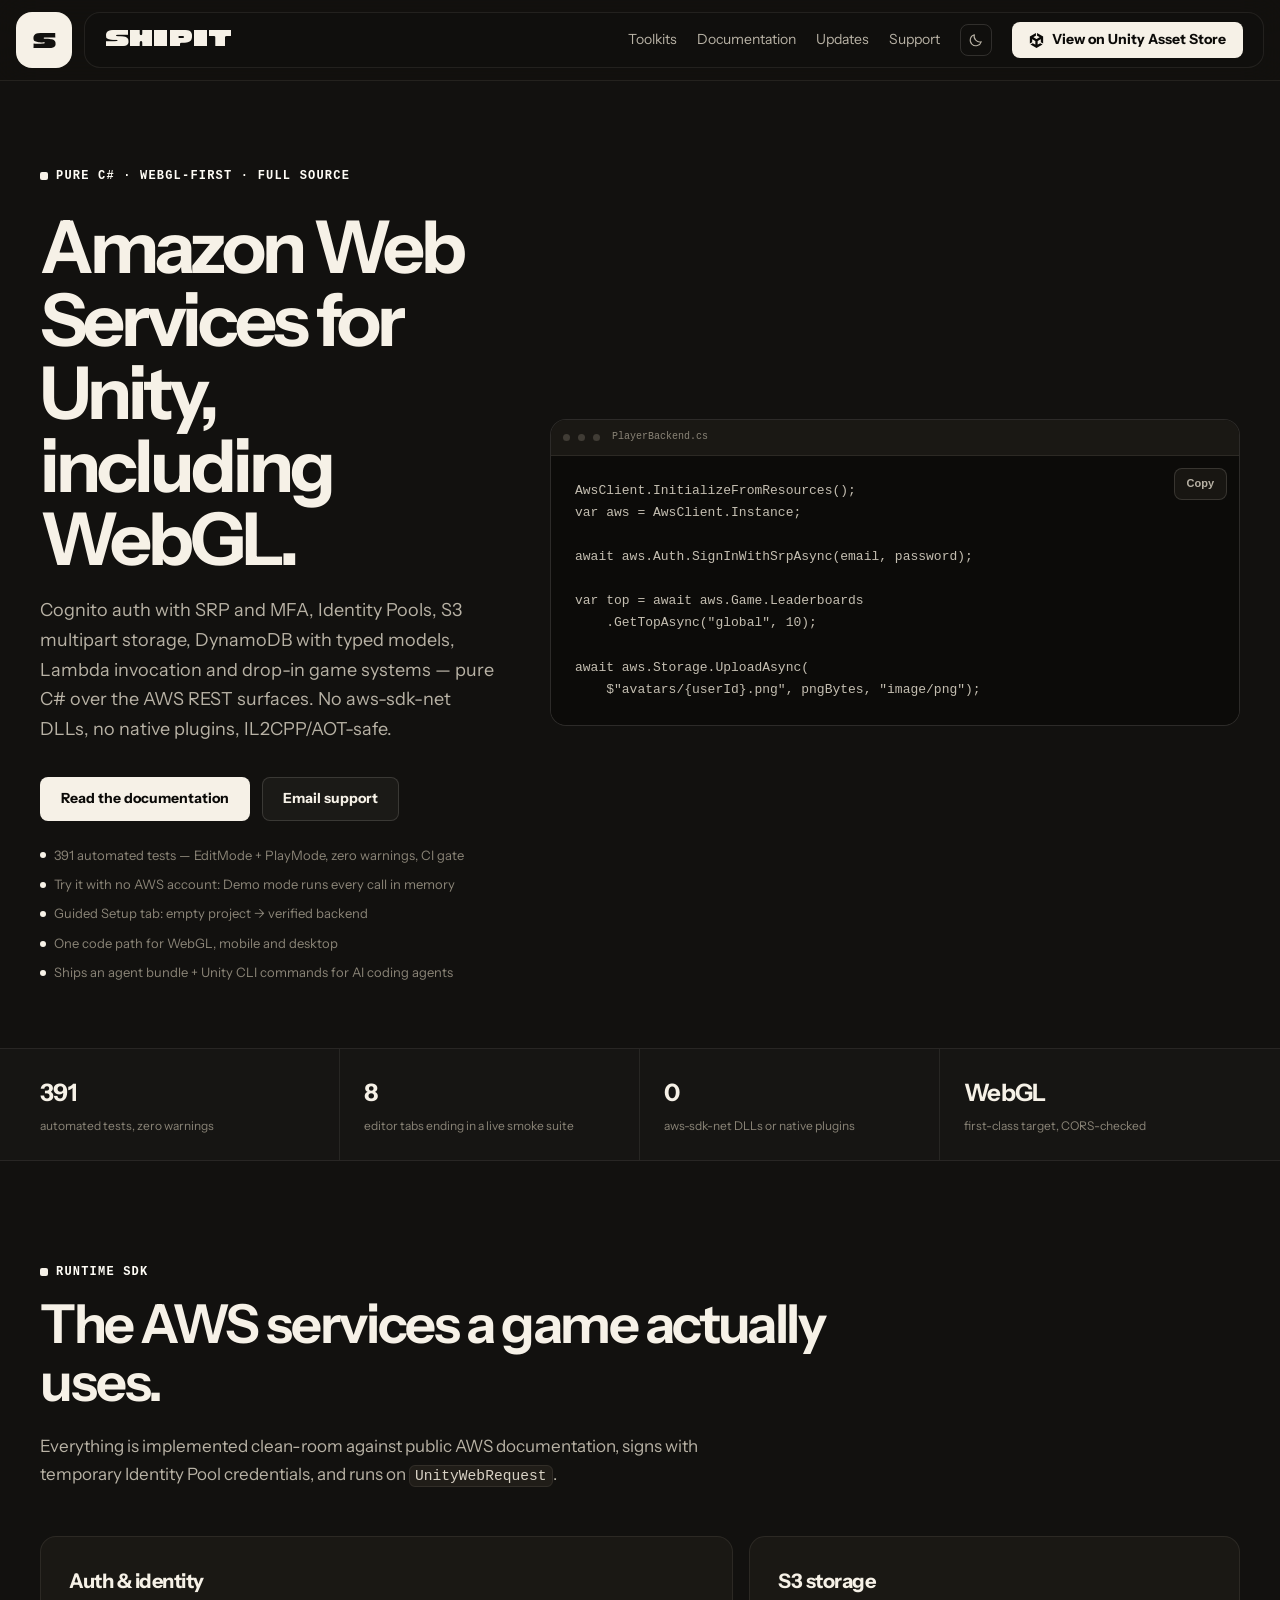
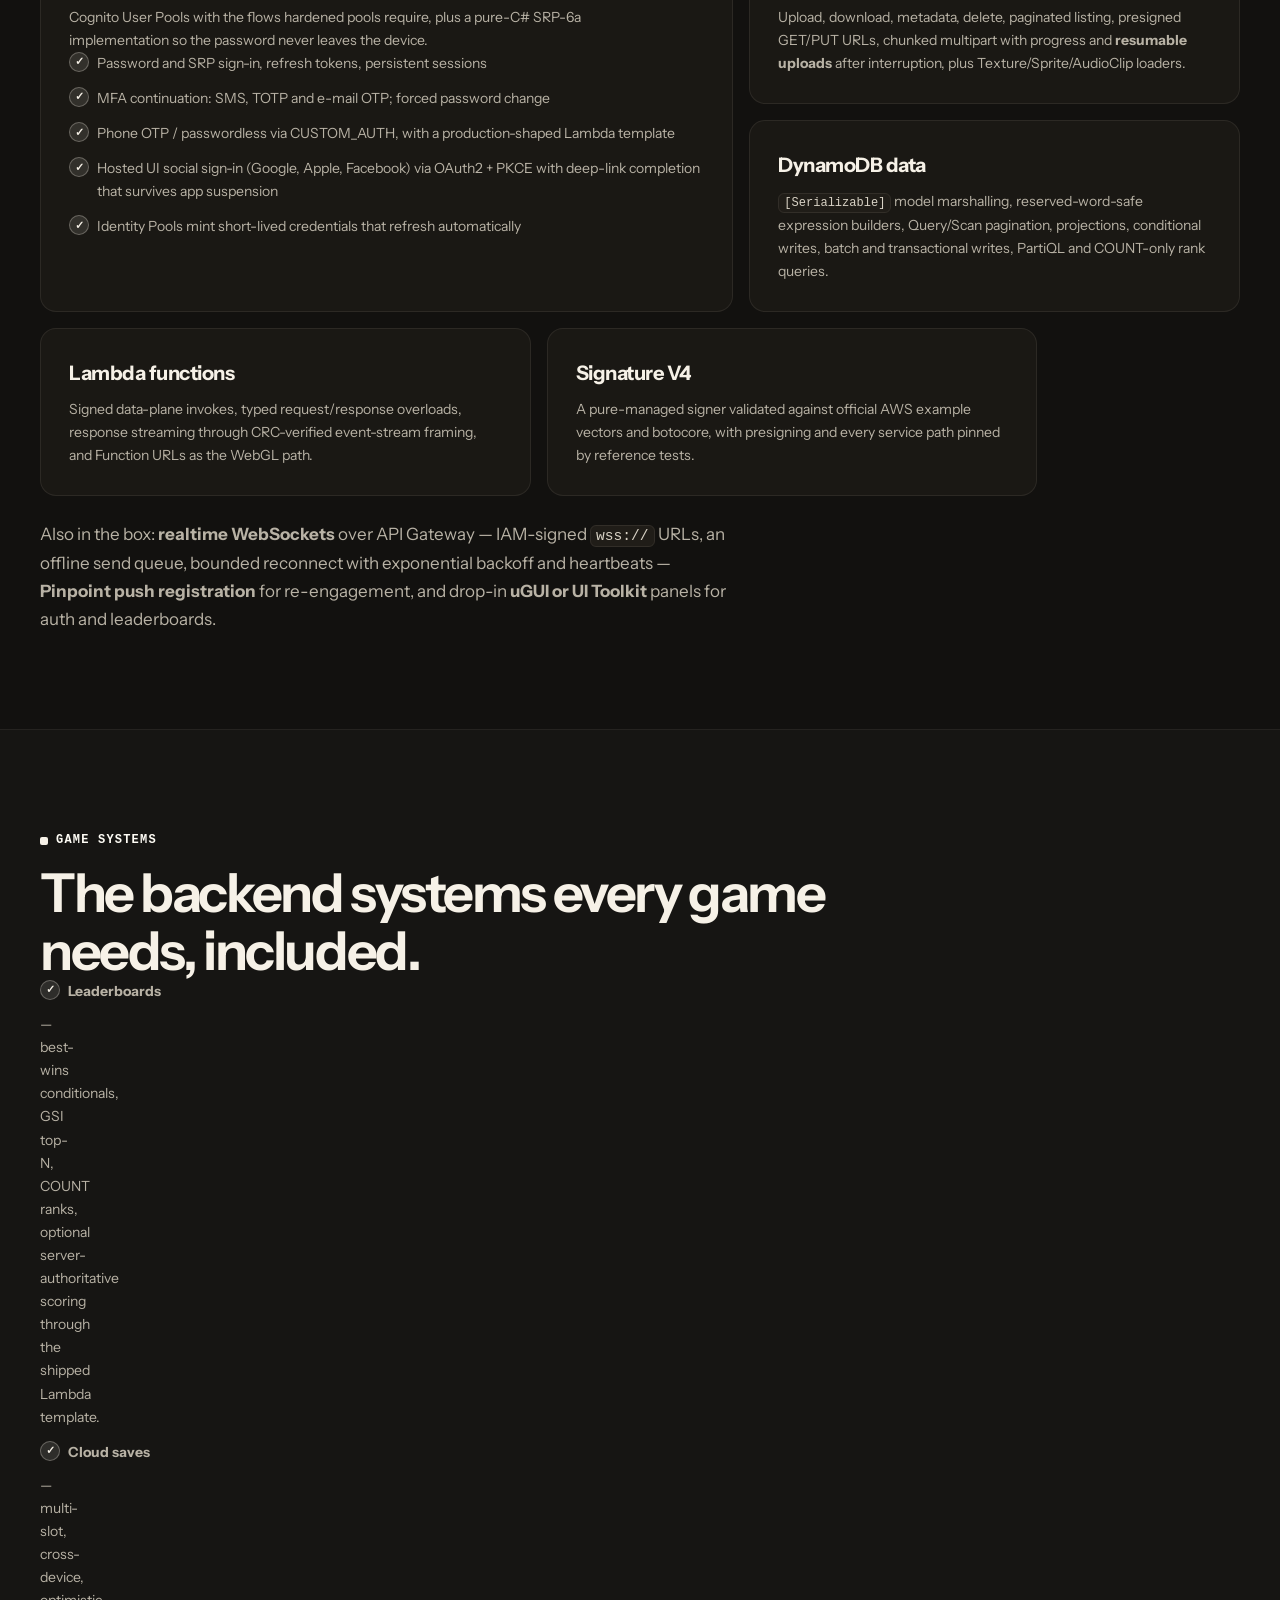
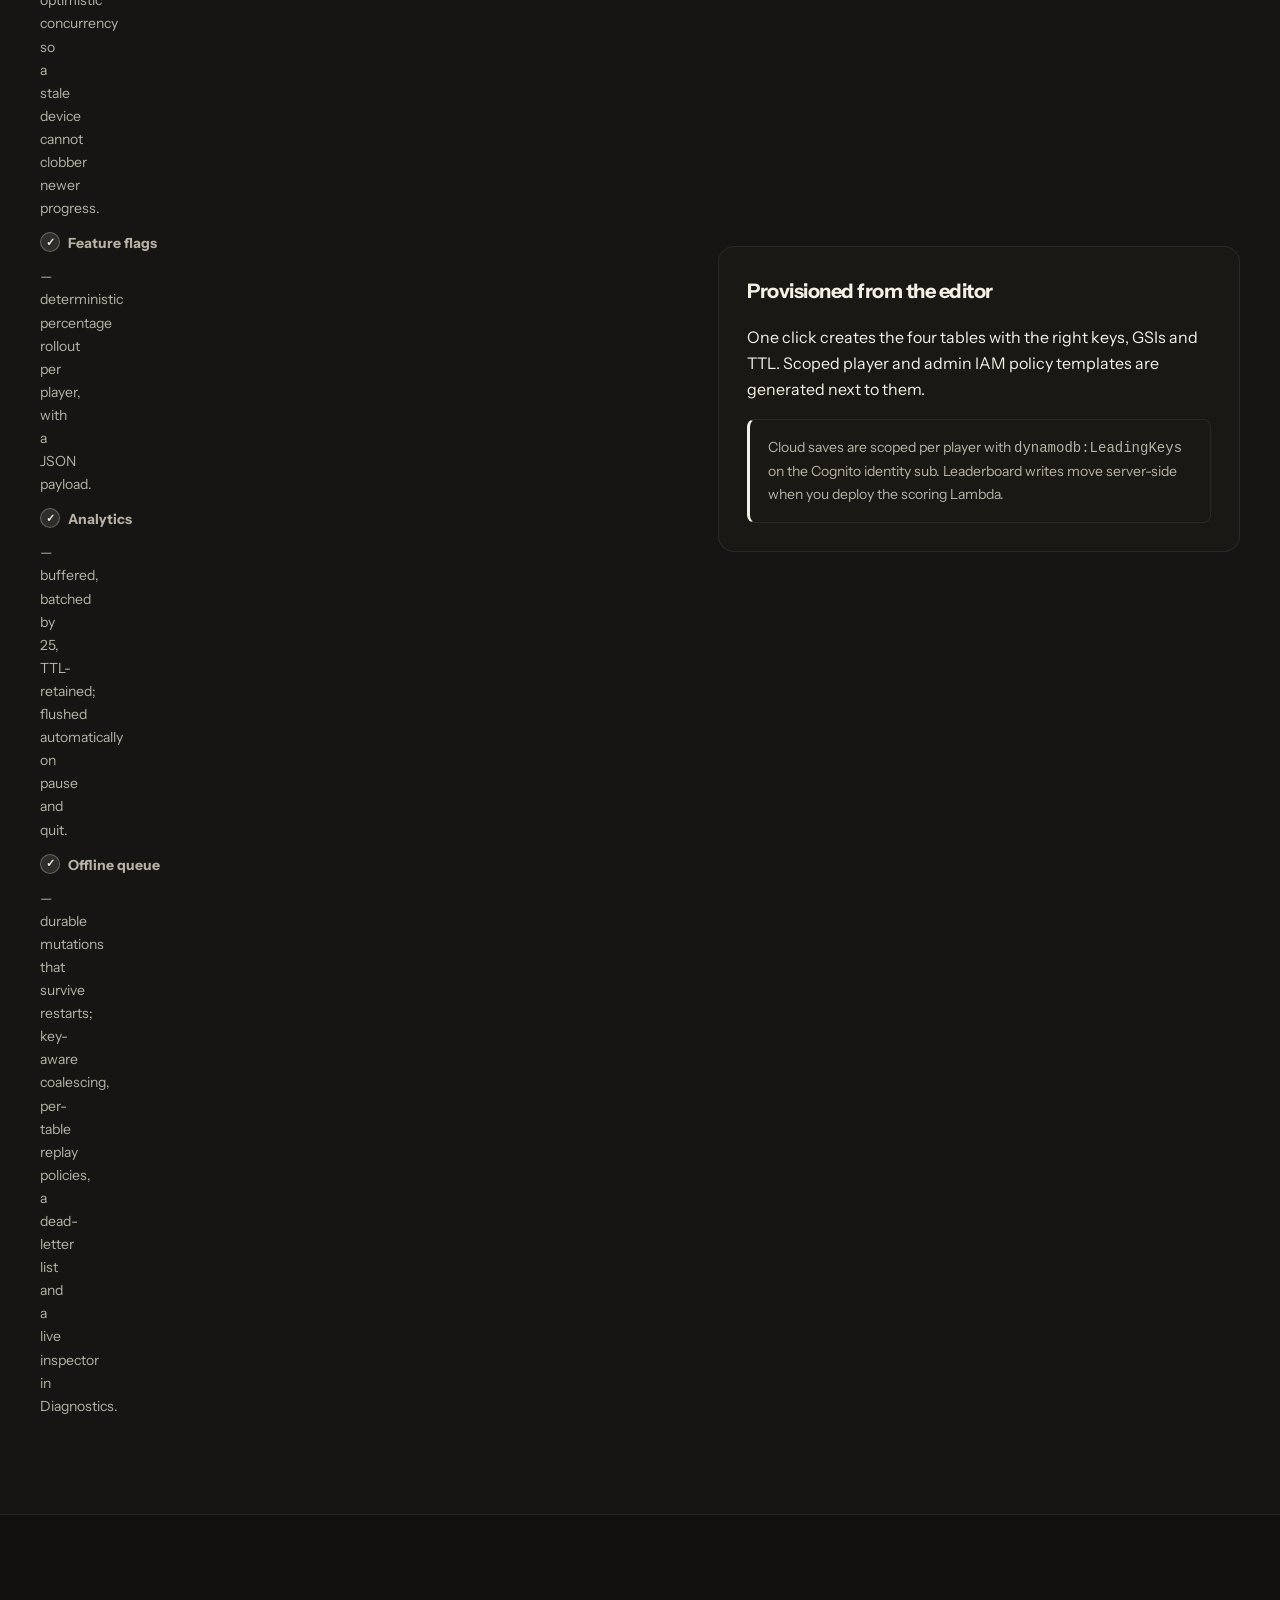
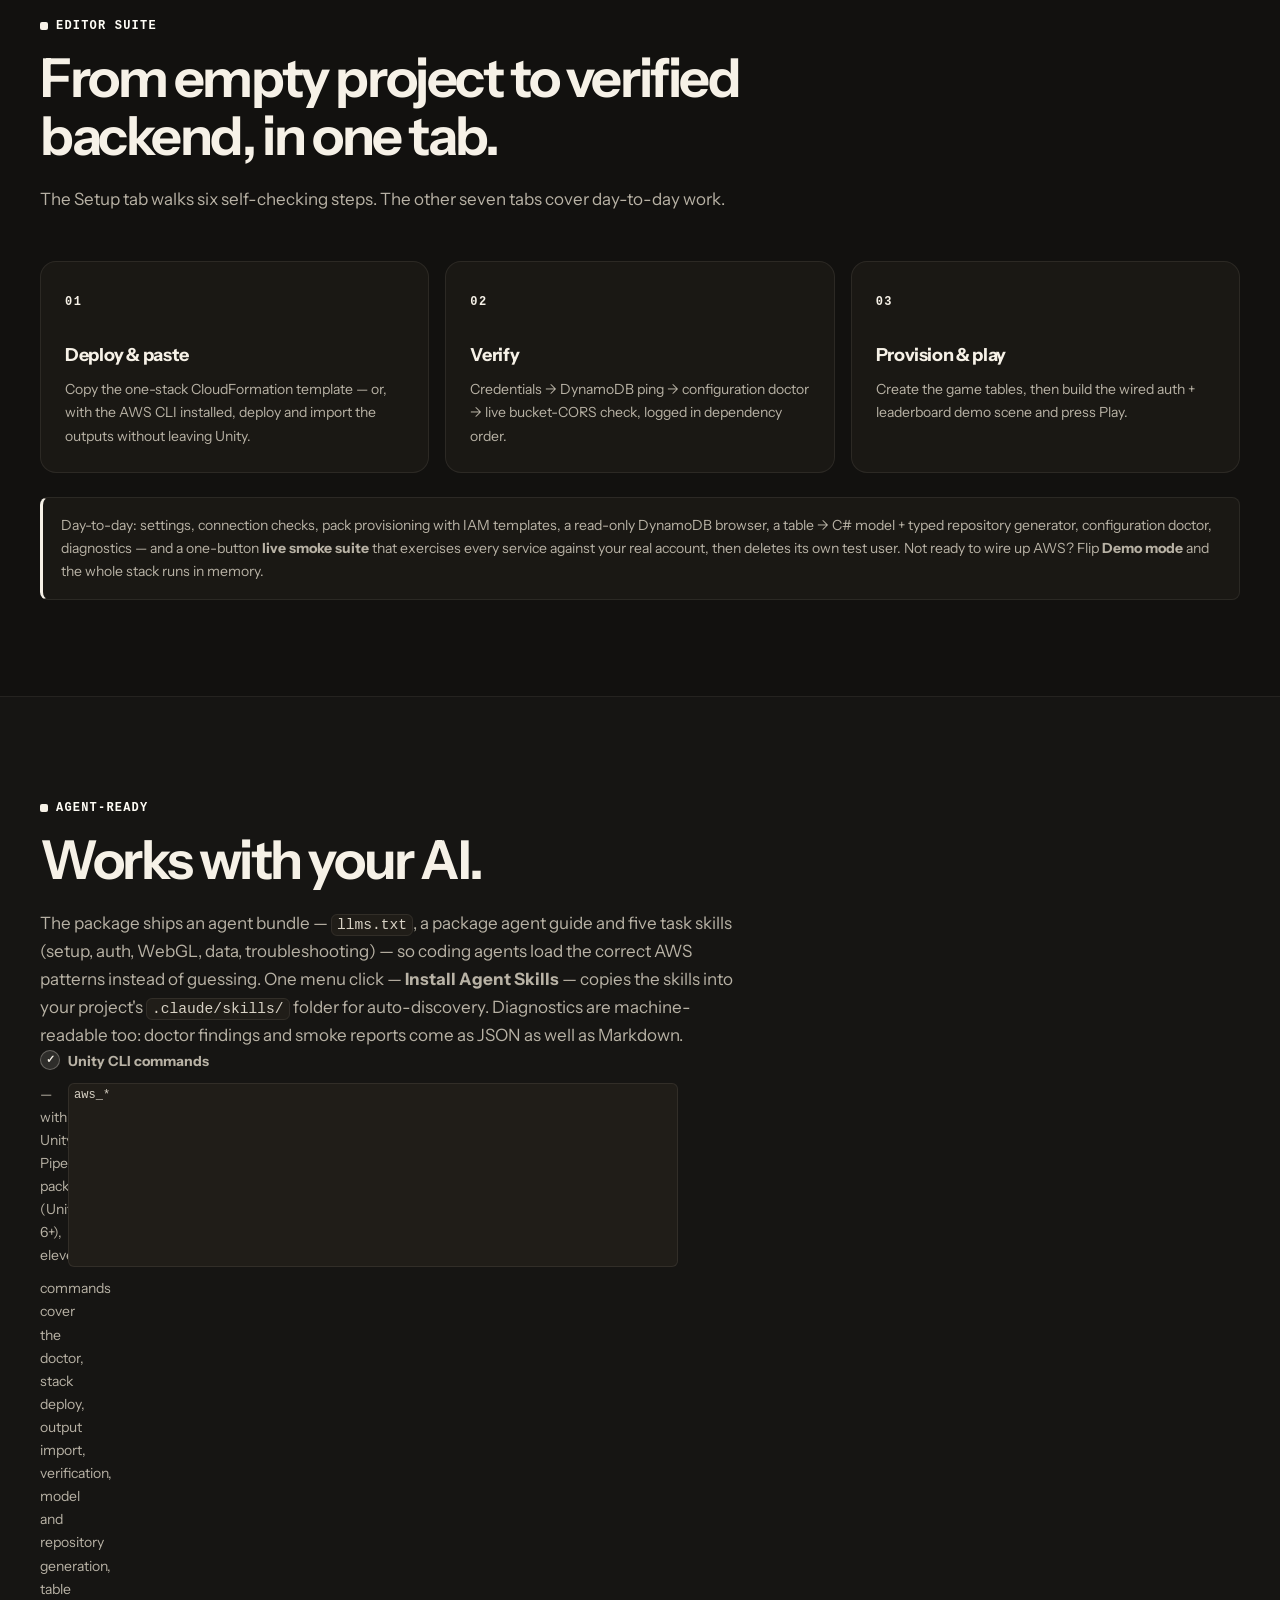
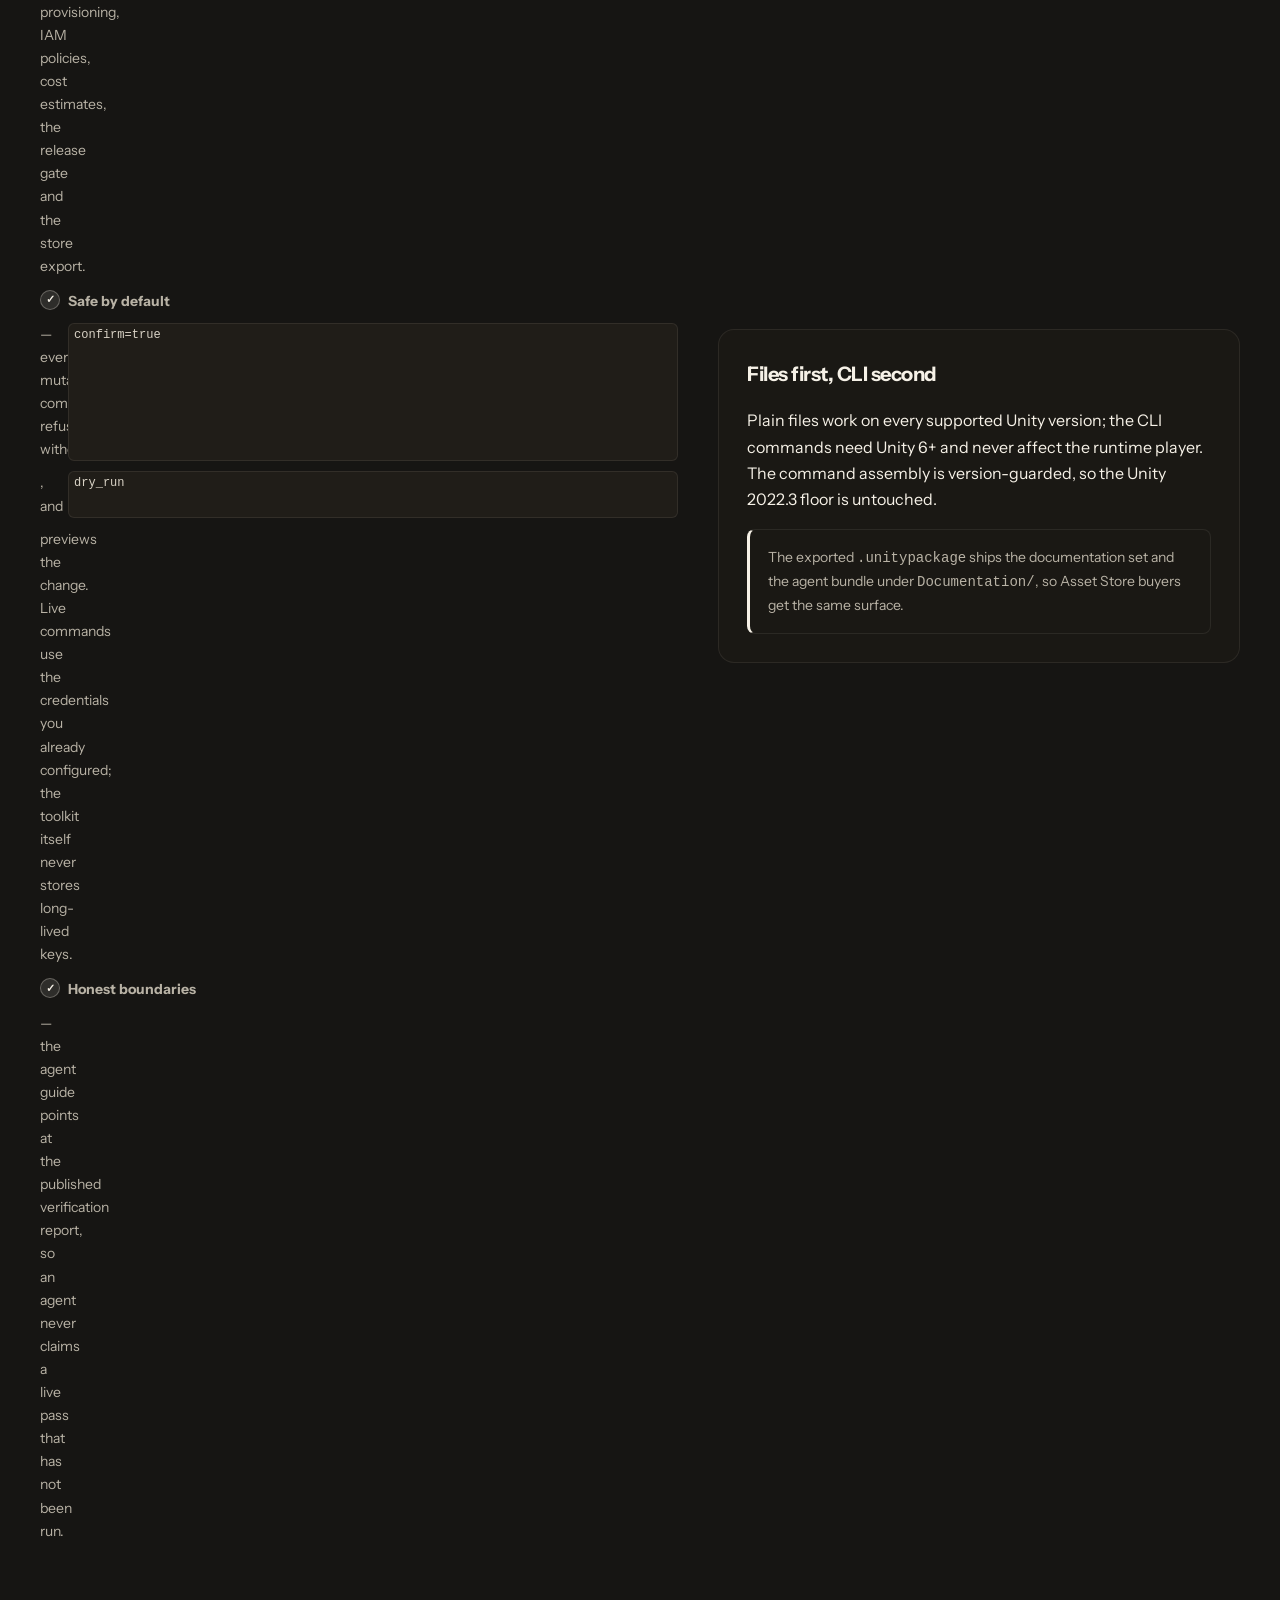
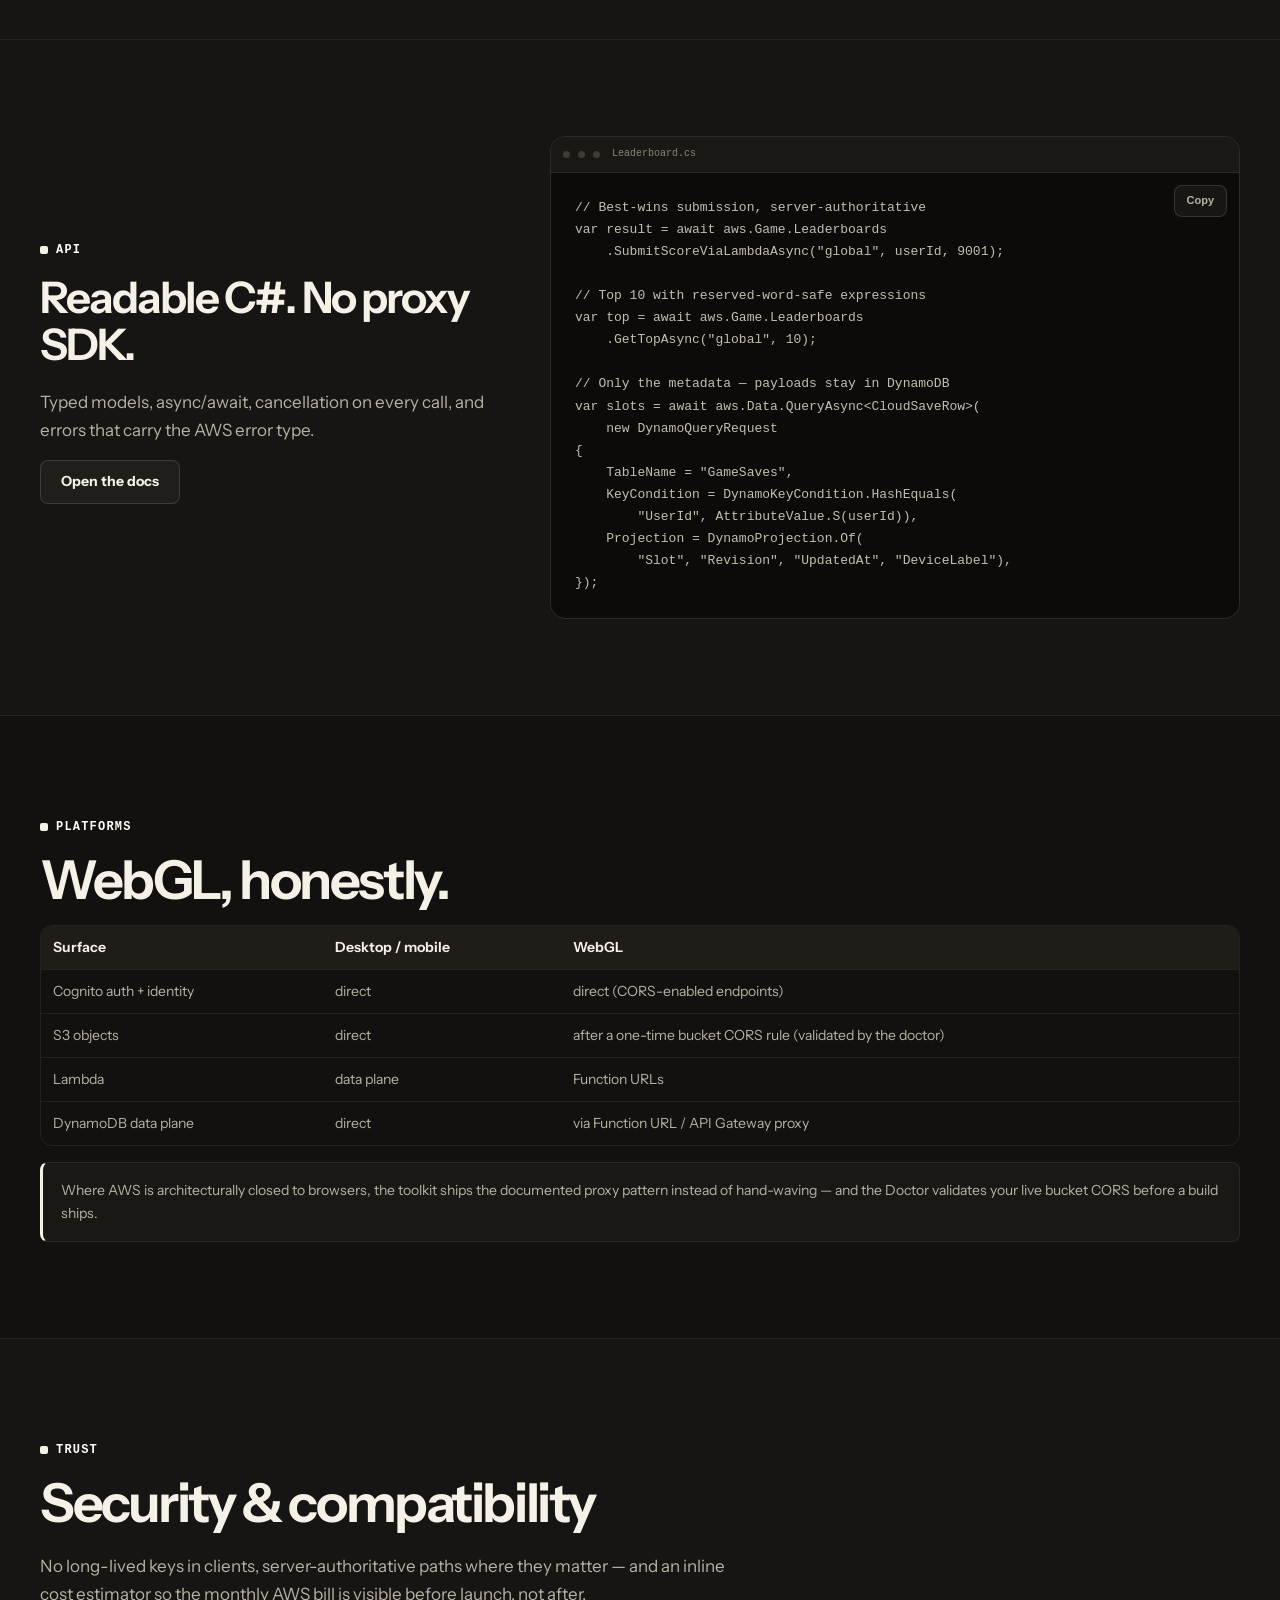
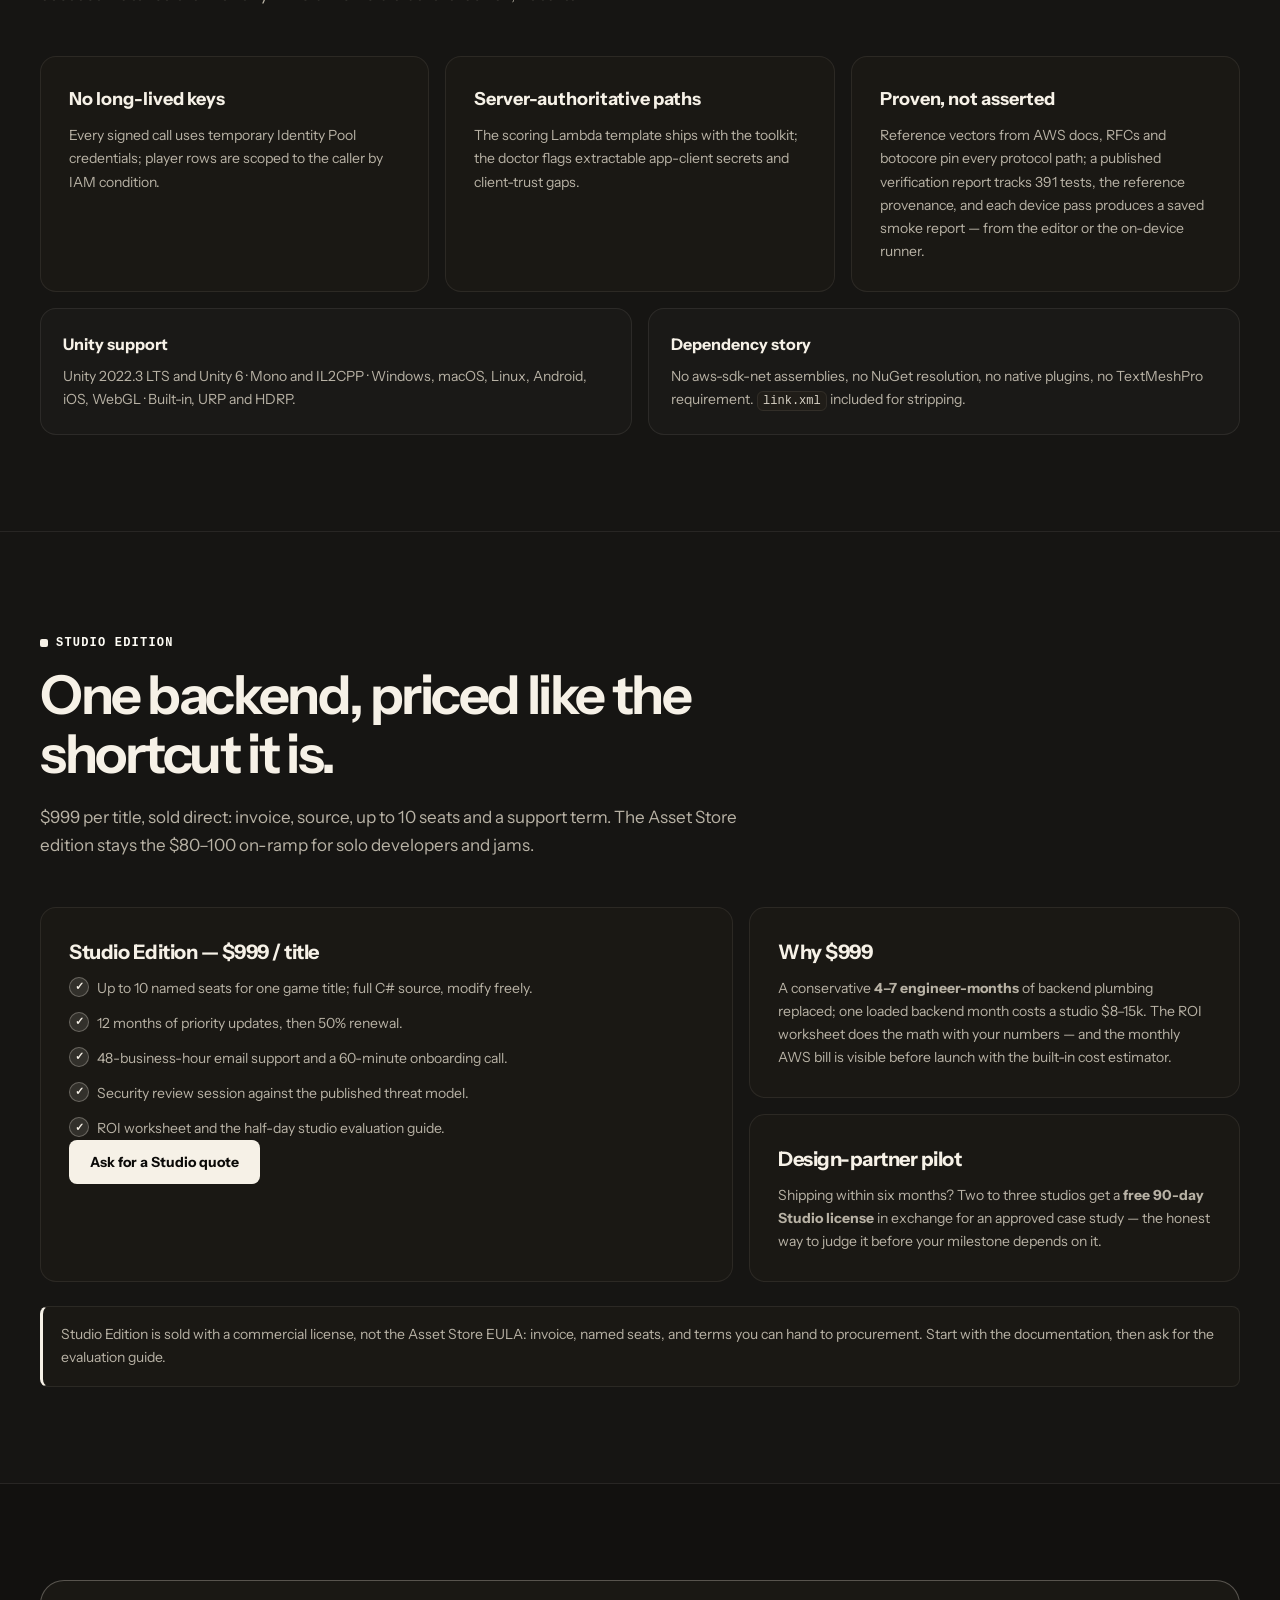
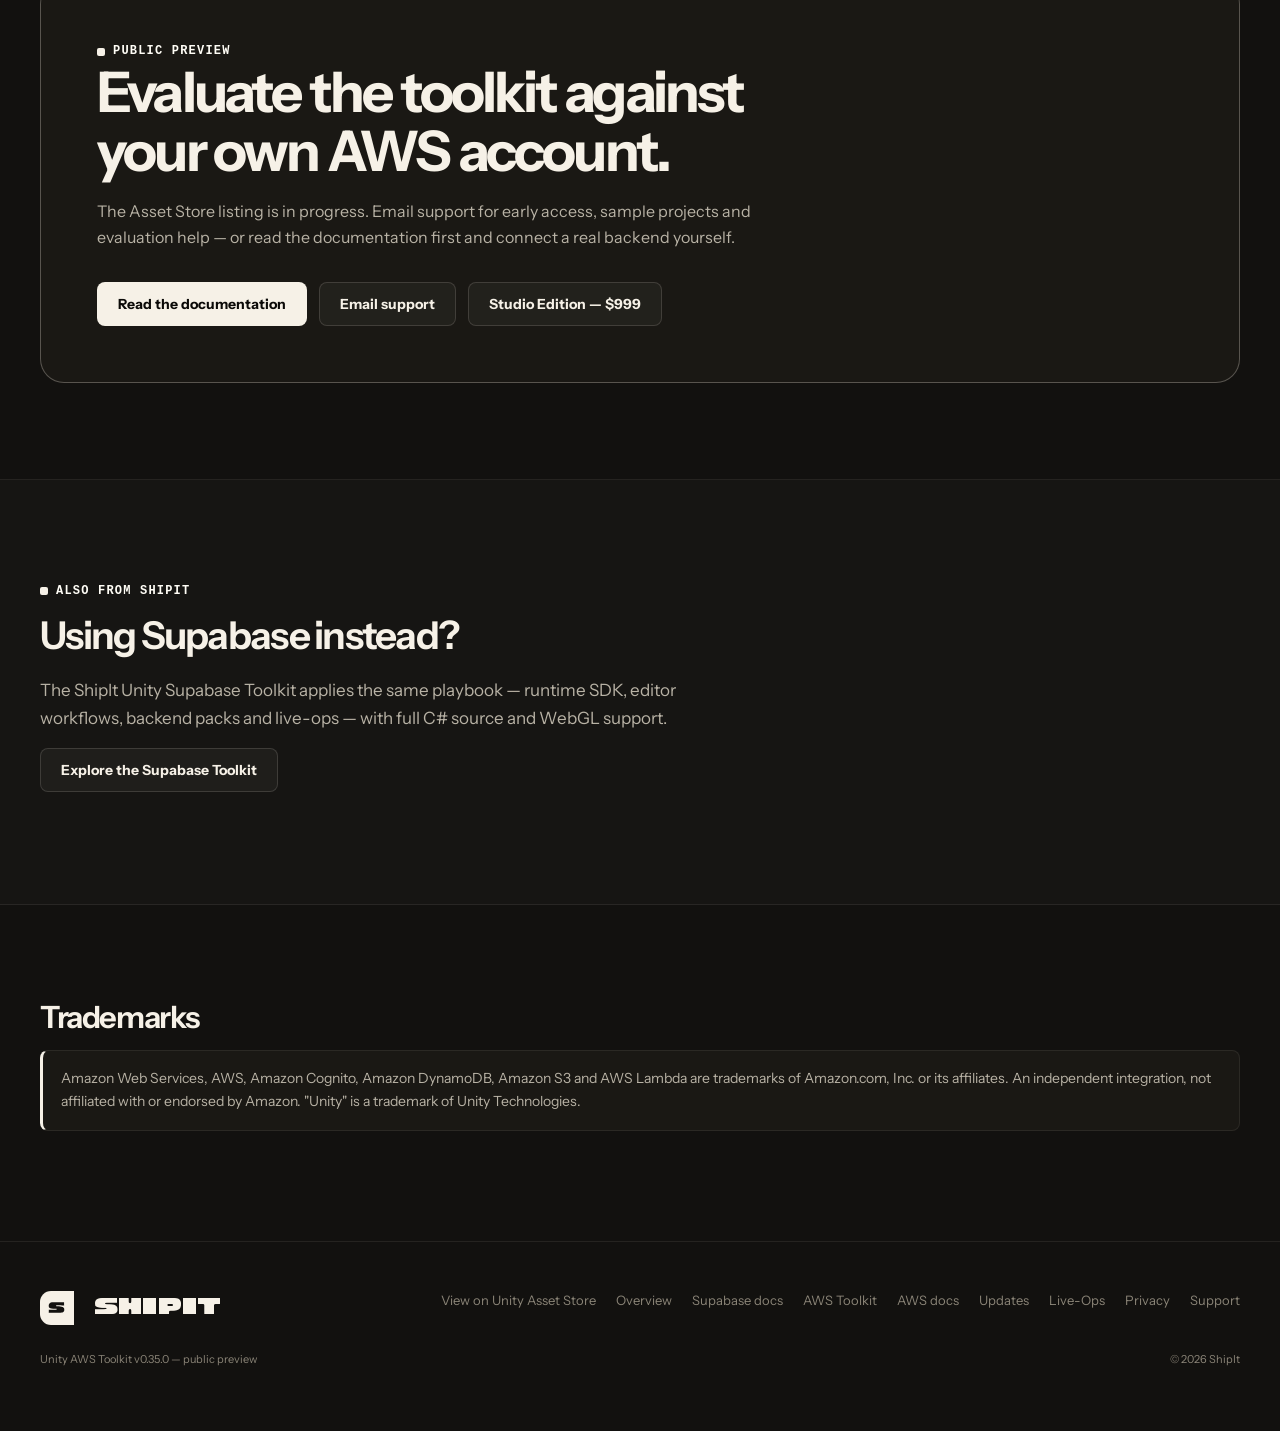
<file: aws-toolkit.html>
<!DOCTYPE html>
<html lang="en">
<head>
<meta charset="utf-8" />
<meta name="viewport" content="width=device-width, initial-scale=1" />
<title>AWS Toolkit — ShipIt Unity</title>
<meta name="description" content="ShipIt AWS Toolkit: Cognito auth with SRP and MFA, Identity Pools, S3 multipart storage, DynamoDB typed data, Lambda, game systems and a guided editor setup — pure C# for every Unity platform including WebGL." />
<meta name="theme-color" content="#12110F" />
<link rel="canonical" href="https://shipit-unity.github.io/aws-toolkit.html" />
<meta property="og:type" content="article" />
<meta property="og:title" content="AWS for every Unity platform, including WebGL" />
<meta property="og:description" content="Pure-C# AWS toolkit: Cognito SRP/MFA auth, Identity Pools, S3 multipart storage, DynamoDB typed data, Lambda, game systems, guided setup wizard." />
<meta property="og:url" content="https://shipit-unity.github.io/aws-toolkit.html" />
<meta name="twitter:card" content="summary" />
<link rel="icon" type="image/svg+xml" href="assets/brand/favicon.svg" />
<link rel="apple-touch-icon" href="assets/brand/apple-touch-icon.png" />
<link rel="preconnect" href="https://fonts.googleapis.com" />
<link rel="preconnect" href="https://fonts.gstatic.com" crossorigin />
<link href="https://fonts.googleapis.com/css2?family=Instrument+Sans:ital,wght@0,400..700;1,400..700&family=Instrument+Serif:ital@0;1&family=JetBrains+Mono:wght@400;500;700&display=swap" rel="stylesheet" />
<script>try{if(localStorage.getItem("shipit-theme")==="light")document.documentElement.setAttribute("data-theme","light")}catch(e){}</script>
<link rel="stylesheet" href="styles.css?v=20260944" />
<link rel="stylesheet" href="accent-product.css?v=20260944" />
<script src="site-config.js" defer></script>
<script src="site.js" defer></script>
</head>
<body>
<a class="skip-link" href="#main-content">Skip to main content</a>
<nav class="site-nav" aria-label="Primary navigation">
    <a class="nav-mark" href="index.html" aria-label="ShipIt home"></a>
  <div class="shell nav-inner">
    <a class="brand" href="index.html" aria-label="ShipIt home"><span>SHIPIT</span></a>
    <div class="nav-links">
      <div class="nav-drop">
        <a href="index.html#toolkits">Toolkits</a>
        <div class="nav-drop-panel">
          <div class="nav-drop-row">
            <span class="nav-drop-name">Unity Supabase Toolkit</span>
            <span class="nav-drop-acts">
              <a class="nav-drop-act nav-drop-store" data-store-link href="store.html" aria-label="Unity Supabase Toolkit on the Unity Asset Store">Unity Asset Store</a>
              <a class="nav-drop-act" href="documentation.html" aria-label="Supabase Toolkit documentation"><svg viewBox="0 0 16 16" width="14" height="14" aria-hidden="true" focusable="false"><path d="M4.2 2.2h4.9l3 3v8.6H4.2Z" fill="none" stroke="currentColor" stroke-width="1.3" stroke-linejoin="round"/><path d="M9.1 2.2v3h3M6.3 8.4h3.6M6.3 10.8h3.6" fill="none" stroke="currentColor" stroke-width="1.3" stroke-linecap="round"/></svg></a>
            </span>
          </div>
          <div class="nav-drop-row">
            <span class="nav-drop-name">Unity AWS Toolkit</span>
            <span class="nav-drop-acts">
              <a class="nav-drop-act" href="aws-documentation.html" aria-label="AWS Toolkit documentation"><svg viewBox="0 0 16 16" width="14" height="14" aria-hidden="true" focusable="false"><path d="M4.2 2.2h4.9l3 3v8.6H4.2Z" fill="none" stroke="currentColor" stroke-width="1.3" stroke-linejoin="round"/><path d="M9.1 2.2v3h3M6.3 8.4h3.6M6.3 10.8h3.6" fill="none" stroke="currentColor" stroke-width="1.3" stroke-linecap="round"/></svg></a>
            </span>
          </div>
          <div class="nav-drop-row">
            <span class="nav-drop-name">Unity Firebase Toolkit</span>
            <span class="nav-drop-soon">Soon</span>
          </div>
        </div>
      </div>
      <a href="documentation.html">Documentation</a>
      <a href="updates.html">Updates</a>
      <a data-support-link href="mailto:shipit.unity@gmail.com">Support</a>
      <button class="theme-toggle" type="button" data-theme-toggle aria-label="Switch to light mode" aria-pressed="false"><svg class="icon-moon" viewBox="0 0 24 24" width="16" height="16" aria-hidden="true" focusable="false"><path d="M20 14.5A8.5 8.5 0 0 1 9.5 4a8.5 8.5 0 1 0 10.5 10.5Z" fill="none" stroke="currentColor" stroke-width="1.6" stroke-linejoin="round"/></svg><svg class="icon-sun" viewBox="0 0 24 24" width="16" height="16" aria-hidden="true" focusable="false"><circle cx="12" cy="12" r="4" fill="none" stroke="currentColor" stroke-width="1.6"/><path d="M12 3v2M12 19v2M3 12h2M19 12h2M5.6 5.6 7 7M17 17l1.4 1.4M18.4 5.6 17 7M7 17l-1.4 1.4" fill="none" stroke="currentColor" stroke-width="1.6" stroke-linecap="round"/></svg></button>
      <a class="button small" data-store-link href="store.html"><span data-store-label>Asset Store listing</span></a>
    </div><details class="mobile-nav">
      <summary>Menu</summary>
      <div class="mobile-nav-panel">
        <a href="index.html#toolkits">Toolkits</a>
        <a href="documentation.html">Documentation</a>
        <a href="updates.html">Updates</a>
        <a data-support-link href="mailto:shipit.unity@gmail.com">Email support</a>
        <a href="index.html">Overview</a>
        <a href="aws-toolkit.html" aria-current="page">AWS Toolkit</a>
        <a href="aws-documentation.html">AWS docs</a>
        <a href="live-ops.html">Live-Ops</a>
        <a href="privacy.html">Privacy</a>
        <button class="theme-toggle" type="button" data-theme-toggle aria-label="Switch to light mode" aria-pressed="false"><svg class="icon-moon" viewBox="0 0 24 24" width="16" height="16" aria-hidden="true" focusable="false"><path d="M20 14.5A8.5 8.5 0 0 1 9.5 4a8.5 8.5 0 1 0 10.5 10.5Z" fill="none" stroke="currentColor" stroke-width="1.6" stroke-linejoin="round"/></svg><svg class="icon-sun" viewBox="0 0 24 24" width="16" height="16" aria-hidden="true" focusable="false"><circle cx="12" cy="12" r="4" fill="none" stroke="currentColor" stroke-width="1.6"/><path d="M12 3v2M12 19v2M3 12h2M19 12h2M5.6 5.6 7 7M17 17l1.4 1.4M18.4 5.6 17 7M7 17l-1.4 1.4" fill="none" stroke="currentColor" stroke-width="1.6" stroke-linecap="round"/></svg></button>
        <a class="button" data-store-link href="store.html"><span data-store-label>Asset Store listing</span></a>
      </div>
</details>
  </div>
</nav>

<header class="hero">
  <div class="shell hero-grid">
    <div class="hero-copy-block">
      <div class="eyebrow">Pure C# · WebGL-first · full source</div>
      <h1>Amazon Web Services for Unity, <span class="gradient-text">including WebGL.</span></h1>
      <p class="hero-copy">
        Cognito auth with SRP and MFA, Identity Pools, S3 multipart storage,
        DynamoDB with typed models, Lambda invocation and drop-in game systems —
        pure C# over the AWS REST surfaces. No aws-sdk-net DLLs, no native
        plugins, IL2CPP/AOT-safe.
      </p>
      <div class="hero-actions">
        <a class="button" href="aws-documentation.html">Read the documentation</a>
        <a class="button secondary" data-support-link href="mailto:shipit.unity@gmail.com">Email support</a>
      </div>
      <div class="micro-proof">
        <span>391 automated tests — EditMode + PlayMode, zero warnings, CI gate</span>
        <span>Try it with no AWS account: Demo mode runs every call in memory</span>
        <span>Guided Setup tab: empty project → verified backend</span>
        <span>One code path for WebGL, mobile and desktop</span>
        <span>Ships an agent bundle + Unity CLI commands for AI coding agents</span>
      </div>
    </div>
    <div class="hero-visual">
      <div class="code-window">
        <div class="window-bar"><span class="window-dot"></span><span class="window-dot"></span><span class="window-dot"></span><span class="window-title">PlayerBackend.cs</span></div>
        <pre><code>AwsClient.InitializeFromResources();
var aws = AwsClient.Instance;

await aws.Auth.SignInWithSrpAsync(email, password);

var top = await aws.Game.Leaderboards
    .GetTopAsync("global", 10);

await aws.Storage.UploadAsync(
    $"avatars/{userId}.png", pngBytes, "image/png");</code></pre>
      </div>
    </div>
  </div>
</header>

<section class="proof-strip">
  <div class="shell proof-grid">
    <div class="proof-item"><span class="proof-value">391</span><span class="proof-label">automated tests, zero warnings</span></div>
    <div class="proof-item"><span class="proof-value">8</span><span class="proof-label">editor tabs ending in a live smoke suite</span></div>
    <div class="proof-item"><span class="proof-value">0</span><span class="proof-label">aws-sdk-net DLLs or native plugins</span></div>
    <div class="proof-item"><span class="proof-value">WebGL</span><span class="proof-label">first-class target, CORS-checked</span></div>
  </div>
</section>

<main id="main-content">

<section class="section">
  <div class="shell">
    <div class="section-label">Runtime SDK</div>
    <h2 class="section-heading">The AWS services a game actually uses.</h2>
    <p class="section-lead">Everything is implemented clean-room against public AWS documentation, signs with temporary Identity Pool credentials, and runs on <code>UnityWebRequest</code>.</p>
    <div class="bento">
      <article class="bento-card large">
        <h3>Auth &amp; identity</h3>
        <p>Cognito User Pools with the flows hardened pools require, plus a pure-C# SRP-6a implementation so the password never leaves the device.</p>
        <ul class="check-list">
          <li>Password and SRP sign-in, refresh tokens, persistent sessions</li>
          <li>MFA continuation: SMS, TOTP and e-mail OTP; forced password change</li>
          <li>Phone OTP / passwordless via CUSTOM_AUTH, with a production-shaped Lambda template</li>
          <li>Hosted UI social sign-in (Google, Apple, Facebook) via OAuth2 + PKCE with deep-link completion that survives app suspension</li>
          <li>Identity Pools mint short-lived credentials that refresh automatically</li>
        </ul>
      </article>
      <article class="bento-card">
        <h3>S3 storage</h3>
        <p>Upload, download, metadata, delete, paginated listing, presigned GET/PUT URLs, chunked multipart with progress and <strong>resumable uploads</strong> after interruption, plus Texture/Sprite/AudioClip loaders.</p>
      </article>
      <article class="bento-card">
        <h3>DynamoDB data</h3>
        <p><code>[Serializable]</code> model marshalling, reserved-word-safe expression builders, Query/Scan pagination, projections, conditional writes, batch and transactional writes, PartiQL and COUNT-only rank queries.</p>
      </article>
      <article class="bento-card">
        <h3>Lambda functions</h3>
        <p>Signed data-plane invokes, typed request/response overloads, response streaming through CRC-verified event-stream framing, and Function URLs as the WebGL path.</p>
      </article>
      <article class="bento-card">
        <h3>Signature V4</h3>
        <p>A pure-managed signer validated against official AWS example vectors and botocore, with presigning and every service path pinned by reference tests.</p>
      </article>
    </div>
    <p class="section-lead" style="margin-top:24px">Also in the box: <strong>realtime WebSockets</strong> over API Gateway — IAM-signed <code>wss://</code> URLs, an offline send queue, bounded reconnect with exponential backoff and heartbeats — <strong>Pinpoint push registration</strong> for re-engagement, and drop-in <strong>uGUI or UI Toolkit</strong> panels for auth and leaderboards.</p>
  </div>
</section>

<section class="section section-tinted">
  <div class="shell">
    <div class="section-label">Game systems</div>
    <h2 class="section-heading">The backend systems every game needs, included.</h2>
    <div class="split-panel">
      <div>
        <ul class="check-list">
          <li><strong>Leaderboards</strong> — best-wins conditionals, GSI top-N, COUNT ranks, optional server-authoritative scoring through the shipped Lambda template.</li>
          <li><strong>Cloud saves</strong> — multi-slot, cross-device, optimistic concurrency so a stale device cannot clobber newer progress.</li>
          <li><strong>Feature flags</strong> — deterministic percentage rollout per player, with a JSON payload.</li>
          <li><strong>Analytics</strong> — buffered, batched by 25, TTL-retained; flushed automatically on pause and quit.</li>
          <li><strong>Offline queue</strong> — durable mutations that survive restarts; key-aware coalescing, per-table replay policies, a dead-letter list and a live inspector in Diagnostics.</li>
        </ul>
      </div>
      <div class="decision-card">
        <h3>Provisioned from the editor</h3>
        <p>One click creates the four tables with the right keys, GSIs and TTL. Scoped player and admin IAM policy templates are generated next to them.</p>
        <div class="note">Cloud saves are scoped per player with <code>dynamodb:LeadingKeys</code> on the Cognito identity sub. Leaderboard writes move server-side when you deploy the scoring Lambda.</div>
      </div>
    </div>
  </div>
</section>

<section class="section">
  <div class="shell">
    <div class="section-label">Editor suite</div>
    <h2 class="section-heading">From empty project to verified backend, in one tab.</h2>
    <p class="section-lead">The Setup tab walks six self-checking steps. The other seven tabs cover day-to-day work.</p>
    <div class="workflow-grid">
      <article><span>01</span><h3>Deploy &amp; paste</h3><p>Copy the one-stack CloudFormation template — or, with the AWS CLI installed, deploy and import the outputs without leaving Unity.</p></article>
      <article><span>02</span><h3>Verify</h3><p>Credentials → DynamoDB ping → configuration doctor → live bucket-CORS check, logged in dependency order.</p></article>
      <article><span>03</span><h3>Provision &amp; play</h3><p>Create the game tables, then build the wired auth + leaderboard demo scene and press Play.</p></article>
    </div>
    <div class="note" style="margin-top:24px">Day-to-day: settings, connection checks, pack provisioning with IAM templates, a read-only DynamoDB browser, a table → C# model + typed repository generator, configuration doctor, diagnostics — and a one-button <strong>live smoke suite</strong> that exercises every service against your real account, then deletes its own test user. Not ready to wire up AWS? Flip <strong>Demo mode</strong> and the whole stack runs in memory.</div>
  </div>
</section>

<section class="section section-tinted">
  <div class="shell">
    <div class="section-label">Agent-ready</div>
    <h2 class="section-heading">Works with your AI.</h2>
    <p class="section-lead">The package ships an agent bundle — <code>llms.txt</code>, a package agent guide and five task skills (setup, auth, WebGL, data, troubleshooting) — so coding agents load the correct AWS patterns instead of guessing. One menu click — <strong>Install Agent Skills</strong> — copies the skills into your project's <code>.claude/skills/</code> folder for auto-discovery. Diagnostics are machine-readable too: doctor findings and smoke reports come as JSON as well as Markdown.</p>
    <div class="split-panel">
      <div>
        <ul class="check-list">
          <li><strong>Unity CLI commands</strong> — with Unity's Pipeline package (Unity 6+), eleven <code>aws_*</code> commands cover the doctor, stack deploy, output import, verification, model and repository generation, table provisioning, IAM policies, cost estimates, the release gate and the store export.</li>
          <li><strong>Safe by default</strong> — every mutating command refuses without <code>confirm=true</code>, and <code>dry_run</code> previews the change. Live commands use the credentials you already configured; the toolkit itself never stores long-lived keys.</li>
          <li><strong>Honest boundaries</strong> — the agent guide points at the published verification report, so an agent never claims a live pass that has not been run.</li>
        </ul>
      </div>
      <div class="decision-card">
        <h3>Files first, CLI second</h3>
        <p>Plain files work on every supported Unity version; the CLI commands need Unity 6+ and never affect the runtime player. The command assembly is version-guarded, so the Unity 2022.3 floor is untouched.</p>
        <div class="note">The exported <code>.unitypackage</code> ships the documentation set and the agent bundle under <code>Documentation/</code>, so Asset Store buyers get the same surface.</div>
      </div>
    </div>
  </div>
</section>

<section class="section section-tinted">
  <div class="shell code-showcase">
    <div>
      <div class="section-label">API</div>
      <h2 class="section-heading" style="font-size:clamp(30px,3.4vw,44px)">Readable C#. No proxy SDK.</h2>
      <p class="section-lead">Typed models, async/await, cancellation on every call, and errors that carry the AWS error type.</p>
      <p><a class="button secondary" href="aws-documentation.html">Open the docs</a></p>
    </div>
    <div class="code-window">
      <div class="window-bar"><span class="window-dot"></span><span class="window-dot"></span><span class="window-dot"></span><span class="window-title">Leaderboard.cs</span></div>
      <pre><code>// Best-wins submission, server-authoritative
var result = await aws.Game.Leaderboards
    .SubmitScoreViaLambdaAsync("global", userId, 9001);

// Top 10 with reserved-word-safe expressions
var top = await aws.Game.Leaderboards
    .GetTopAsync("global", 10);

// Only the metadata — payloads stay in DynamoDB
var slots = await aws.Data.QueryAsync&lt;CloudSaveRow&gt;(
    new DynamoQueryRequest
{
    TableName = "GameSaves",
    KeyCondition = DynamoKeyCondition.HashEquals(
        "UserId", AttributeValue.S(userId)),
    Projection = DynamoProjection.Of(
        "Slot", "Revision", "UpdatedAt", "DeviceLabel"),
});</code></pre>
    </div>
  </div>
</section>

<section class="section">
  <div class="shell">
    <div class="section-label">Platforms</div>
    <h2 class="section-heading">WebGL, honestly.</h2>
    <div class="table-wrap">
      <table>
        <tr><th>Surface</th><th>Desktop / mobile</th><th>WebGL</th></tr>
        <tr><td>Cognito auth + identity</td><td>direct</td><td>direct (CORS-enabled endpoints)</td></tr>
        <tr><td>S3 objects</td><td>direct</td><td>after a one-time bucket CORS rule (validated by the doctor)</td></tr>
        <tr><td>Lambda</td><td>data plane</td><td>Function URLs</td></tr>
        <tr><td>DynamoDB data plane</td><td>direct</td><td>via Function URL / API Gateway proxy</td></tr>
      </table>
    </div>
    <div class="note">Where AWS is architecturally closed to browsers, the toolkit ships the documented proxy pattern instead of hand-waving — and the Doctor validates your live bucket CORS before a build ships.</div>
  </div>
</section>

<section class="section section-tinted">
  <div class="shell">
    <div class="section-label">Trust</div>
    <h2 class="section-heading">Security &amp; compatibility</h2>
    <p class="section-lead">No long-lived keys in clients, server-authoritative paths where they matter — and an inline cost estimator so the monthly AWS bill is visible before launch, not after.</p>
    <div class="trust-grid">
      <article><strong>No long-lived keys</strong><p>Every signed call uses temporary Identity Pool credentials; player rows are scoped to the caller by IAM condition.</p></article>
      <article><strong>Server-authoritative paths</strong><p>The scoring Lambda template ships with the toolkit; the doctor flags extractable app-client secrets and client-trust gaps.</p></article>
      <article><strong>Proven, not asserted</strong><p>Reference vectors from AWS docs, RFCs and botocore pin every protocol path; a published verification report tracks 391 tests, the reference provenance, and each device pass produces a saved smoke report — from the editor or the on-device runner.</p></article>
    </div>
    <div class="compatibility-panel">
      <div><strong>Unity support</strong><p>Unity 2022.3 LTS and Unity 6 · Mono and IL2CPP · Windows, macOS, Linux, Android, iOS, WebGL · Built-in, URP and HDRP.</p></div>
      <div><strong>Dependency story</strong><p>No aws-sdk-net assemblies, no NuGet resolution, no native plugins, no TextMeshPro requirement. <code>link.xml</code> included for stripping.</p></div>
    </div>
  </div>
</section>

<section class="section section-tinted" id="studio">
  <div class="shell">
    <div class="section-label">Studio Edition</div>
    <h2 class="section-heading">One backend, priced like the shortcut it is.</h2>
    <p class="section-lead">$999 per title, sold direct: invoice, source, up to 10 seats and a support term. The Asset Store edition stays the $80–100 on-ramp for solo developers and jams.</p>
    <div class="bento">
      <article class="bento-card large">
        <h3>Studio Edition — $999 / title</h3>
        <ul class="check-list">
          <li>Up to 10 named seats for one game title; full C# source, modify freely.</li>
          <li>12 months of priority updates, then 50% renewal.</li>
          <li>48-business-hour email support and a 60-minute onboarding call.</li>
          <li>Security review session against the published threat model.</li>
          <li>ROI worksheet and the half-day studio evaluation guide.</li>
        </ul>
        <p><a class="button" data-support-link href="mailto:shipit.unity@gmail.com">Ask for a Studio quote</a></p>
      </article>
      <article class="bento-card">
        <h3>Why $999</h3>
        <p>A conservative <strong>4–7 engineer-months</strong> of backend plumbing replaced; one loaded backend month costs a studio $8–15k. The ROI worksheet does the math with your numbers — and the monthly AWS bill is visible before launch with the built-in cost estimator.</p>
      </article>
      <article class="bento-card">
        <h3>Design-partner pilot</h3>
        <p>Shipping within six months? Two to three studios get a <strong>free 90-day Studio license</strong> in exchange for an approved case study — the honest way to judge it before your milestone depends on it.</p>
      </article>
    </div>
    <div class="note" style="margin-top:24px">Studio Edition is sold with a commercial license, not the Asset Store EULA: invoice, named seats, and terms you can hand to procurement. Start with the <a href="aws-documentation.html#install">documentation</a>, then ask for the evaluation guide.</div>
  </div>
</section>

<section class="section">
  <div class="shell">
    <div class="cta-panel">
      <div class="eyebrow">Public preview</div>
      <h2>Evaluate the toolkit against your own AWS account.</h2>
      <p>The Asset Store listing is in progress. Email support for early access, sample projects and evaluation help — or read the documentation first and connect a real backend yourself.</p>
      <div class="hero-actions">
        <a class="button" href="aws-documentation.html">Read the documentation</a>
        <a class="button secondary" data-support-link href="mailto:shipit.unity@gmail.com">Email support</a>
        <a class="button secondary" href="#studio">Studio Edition — $999</a>
      </div>
    </div>
  </div>
</section>

<section class="section section-tinted">
  <div class="shell">
    <div class="section-label">Also from ShipIt</div>
    <h2 class="section-heading" style="font-size:clamp(28px,3vw,40px)">Using Supabase instead?</h2>
    <p class="section-lead">The ShipIt Unity Supabase Toolkit applies the same playbook — runtime SDK, editor workflows, backend packs and live-ops — with full C# source and WebGL support.</p>
    <p><a class="button secondary" href="index.html">Explore the Supabase Toolkit</a></p>
  </div>
</section>

<section class="section">
  <div class="shell">
    <h2 class="section-heading" style="font-size:clamp(24px,2.4vw,32px)">Trademarks</h2>
    <p class="note">Amazon Web Services, AWS, Amazon Cognito, Amazon DynamoDB, Amazon S3 and AWS Lambda are trademarks of Amazon.com, Inc. or its affiliates. An independent integration, not affiliated with or endorsed by Amazon. "Unity" is a trademark of Unity Technologies.</p>
  </div>
</section>

</main>

<footer class="site-footer">
  <div class="shell">
    <div class="footer-grid">
      <a class="brand" href="index.html" aria-label="ShipIt home"><span class="brand-mark" aria-hidden="true"></span><span>SHIPIT</span></a>
      <div class="footer-links">
        <a data-store-link href="store.html"><span data-store-label>Asset Store listing</span></a>
        <a href="index.html">Overview</a>
        <a href="documentation.html">Supabase docs</a>
        <a href="aws-toolkit.html" aria-current="page">AWS Toolkit</a>
        <a href="aws-documentation.html">AWS docs</a>
        <a href="updates.html">Updates</a>
        <a href="live-ops.html">Live-Ops</a>
        <a href="privacy.html">Privacy</a>
              <a data-support-link href="mailto:shipit.unity@gmail.com">Support</a>
      </div>
    </div>
    <div class="legal"><span>Unity AWS Toolkit v0.35.0 — public preview</span><span>© 2026 ShipIt</span></div>
  </div>
</footer>
</body>
</html>
</file>
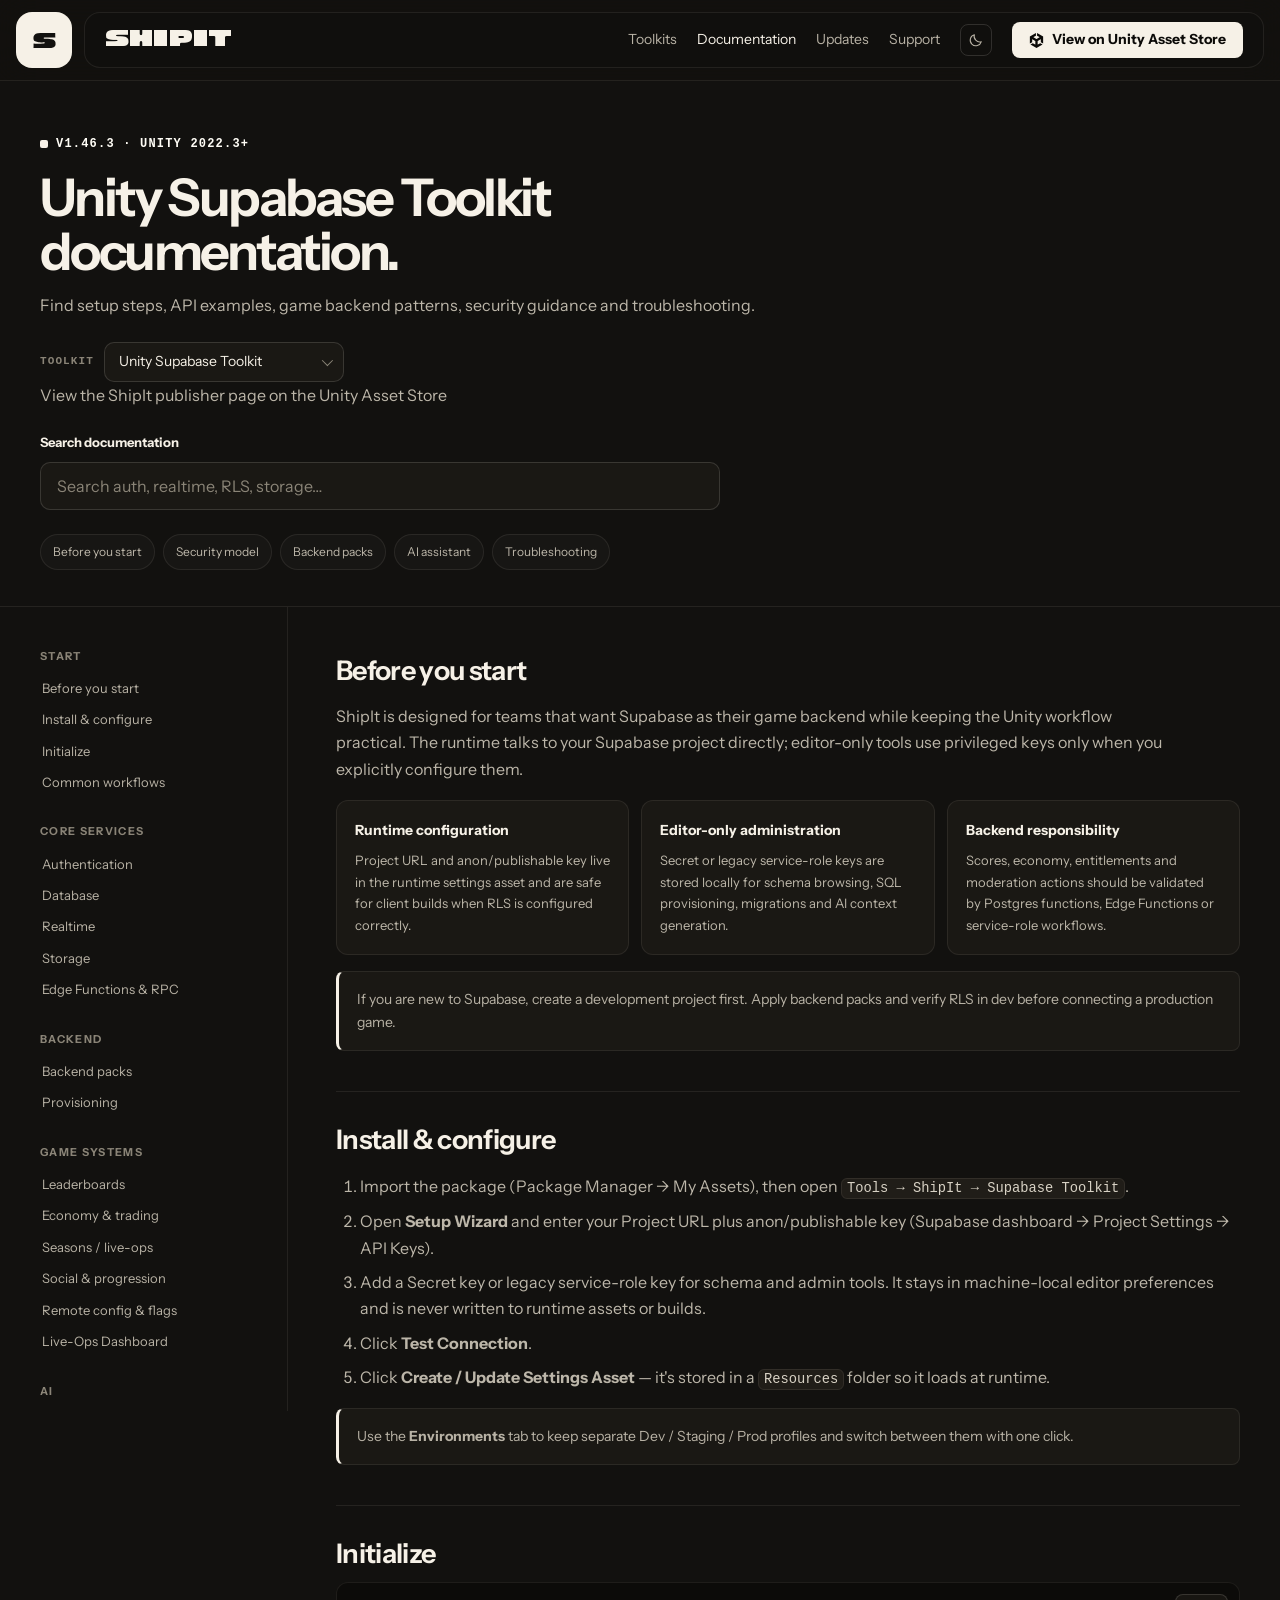
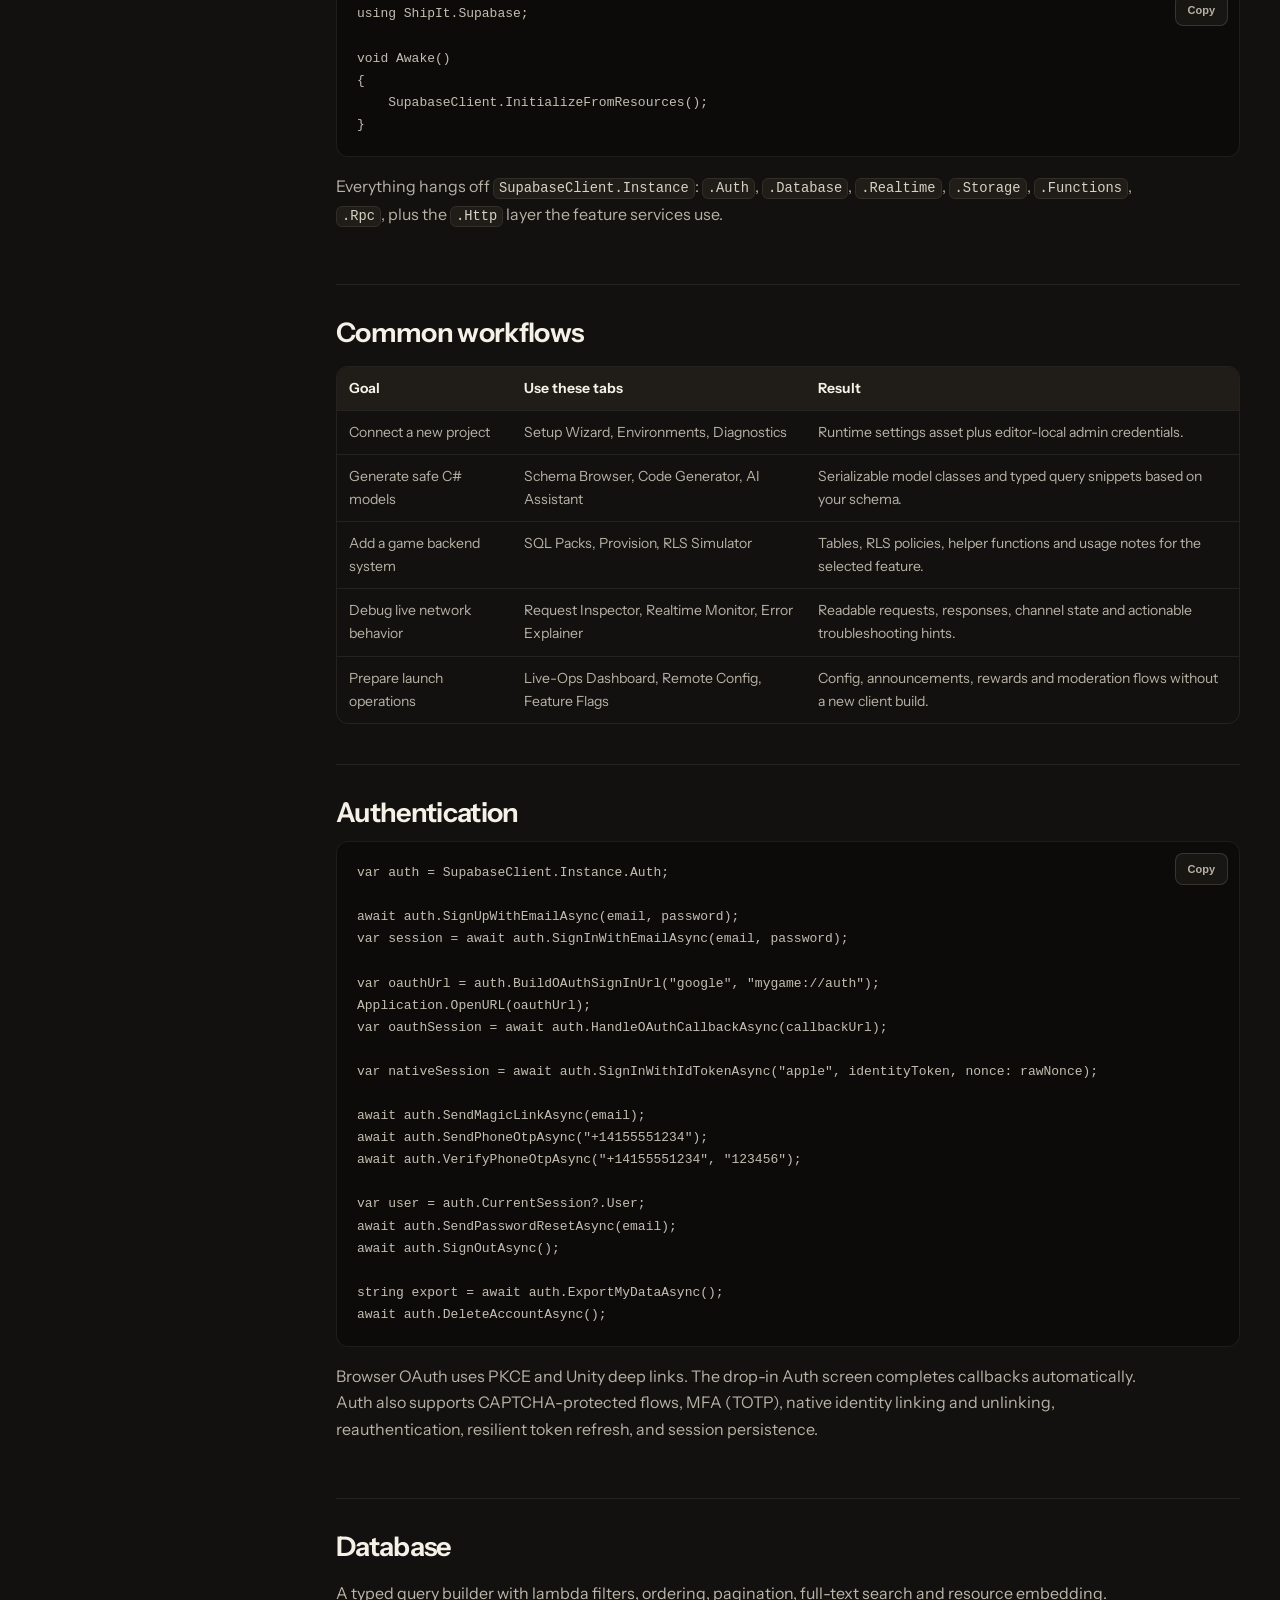
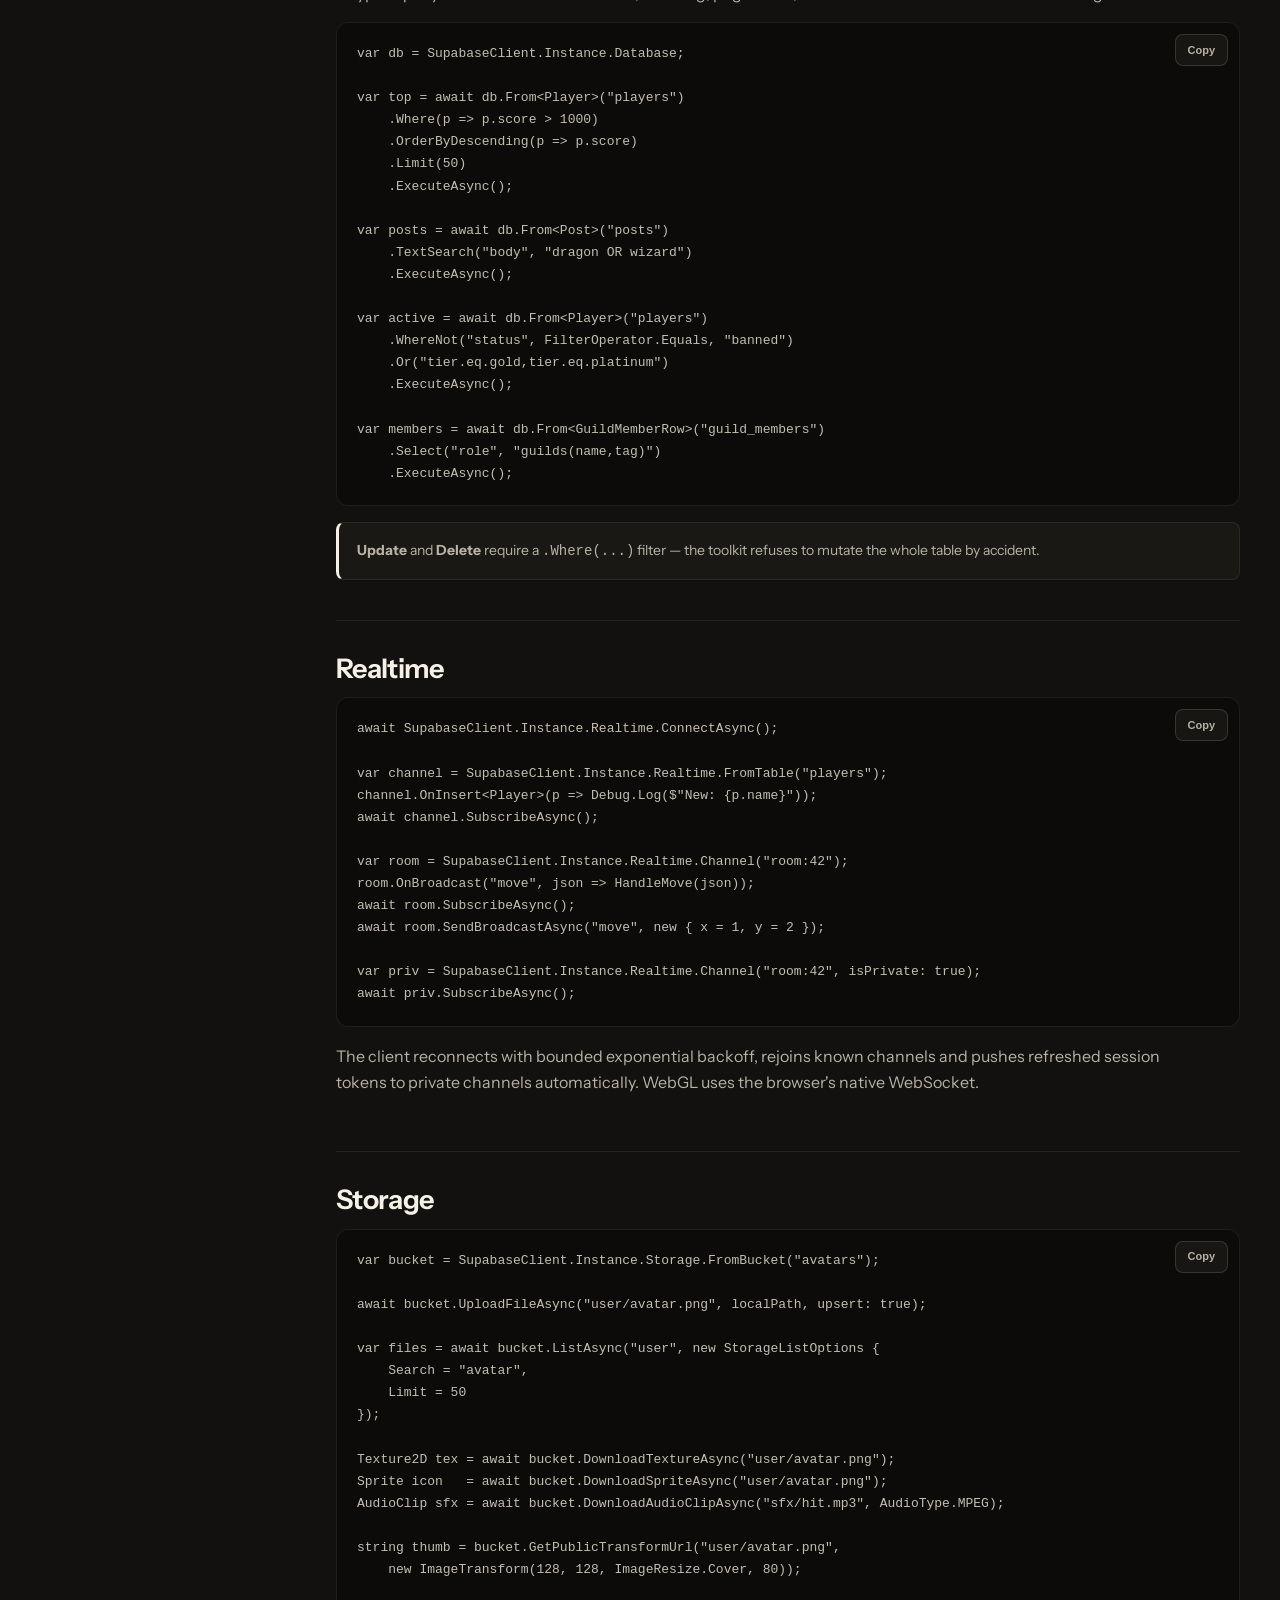
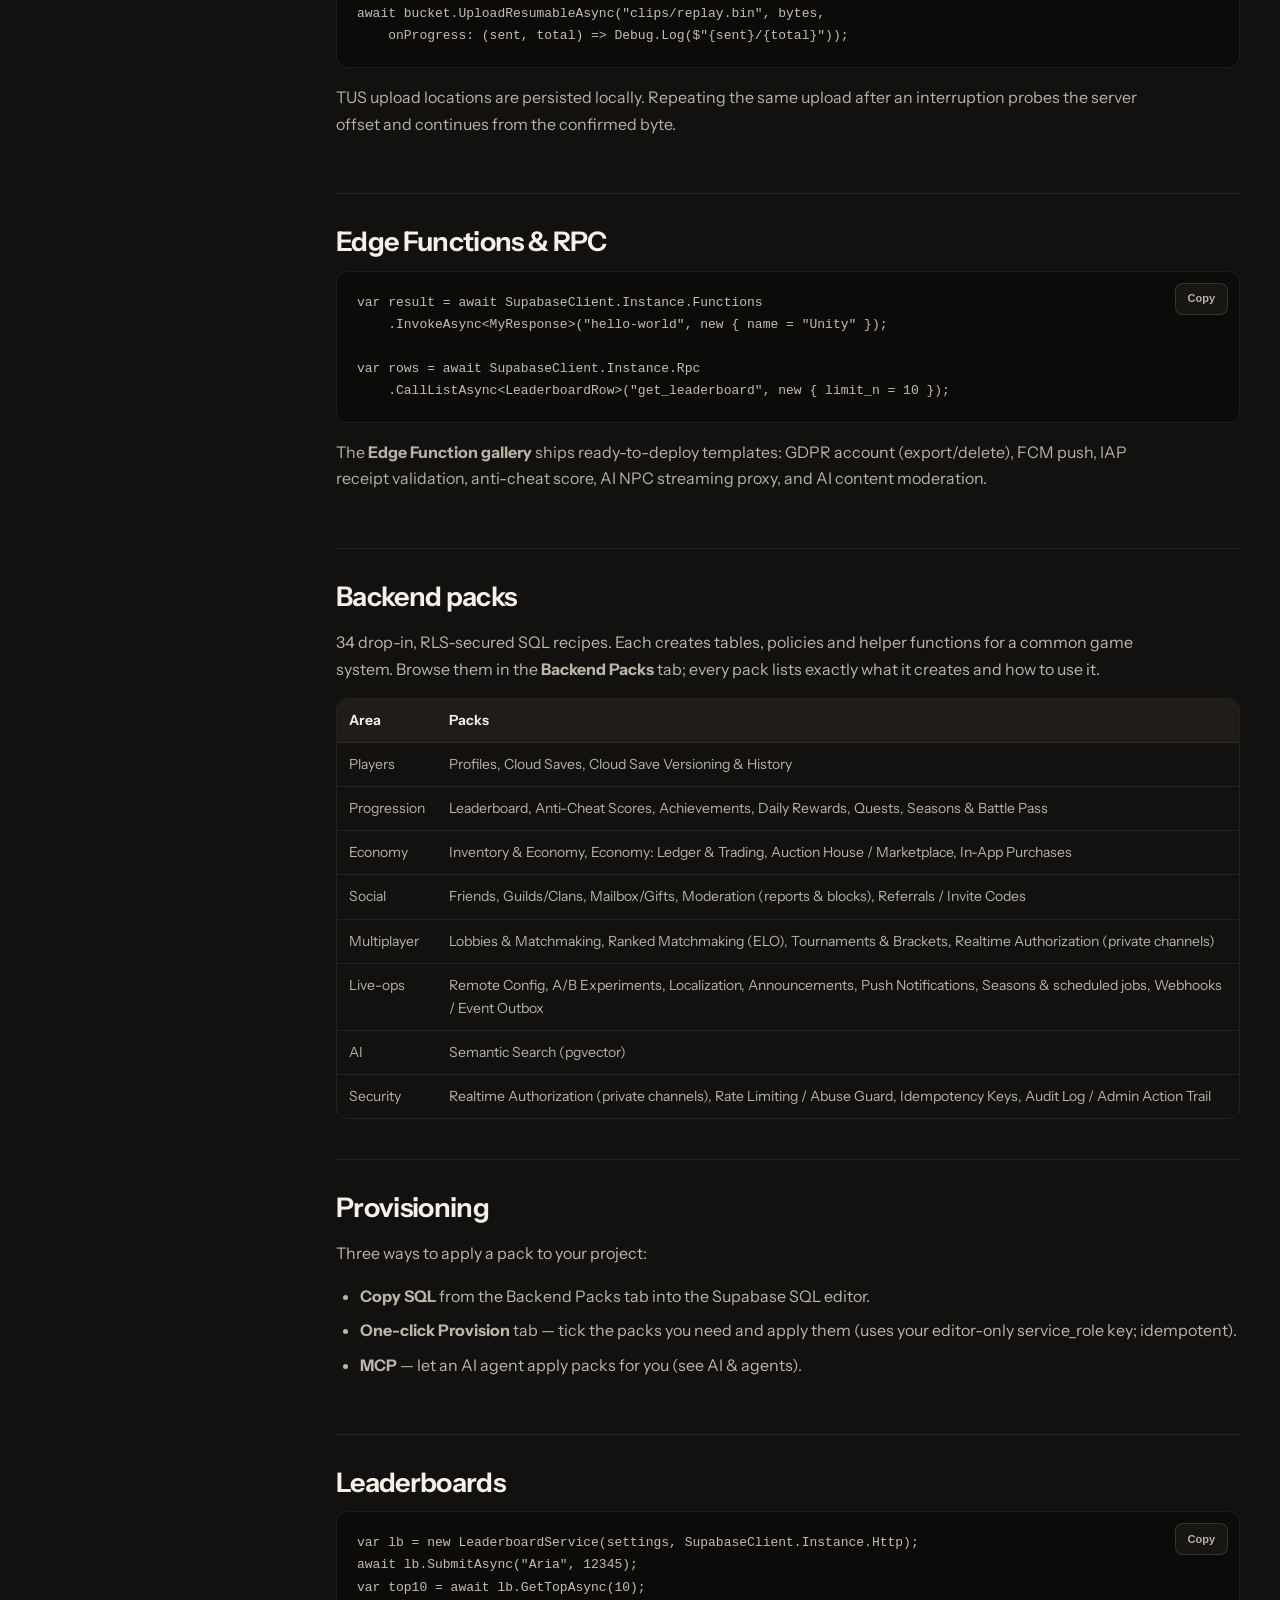
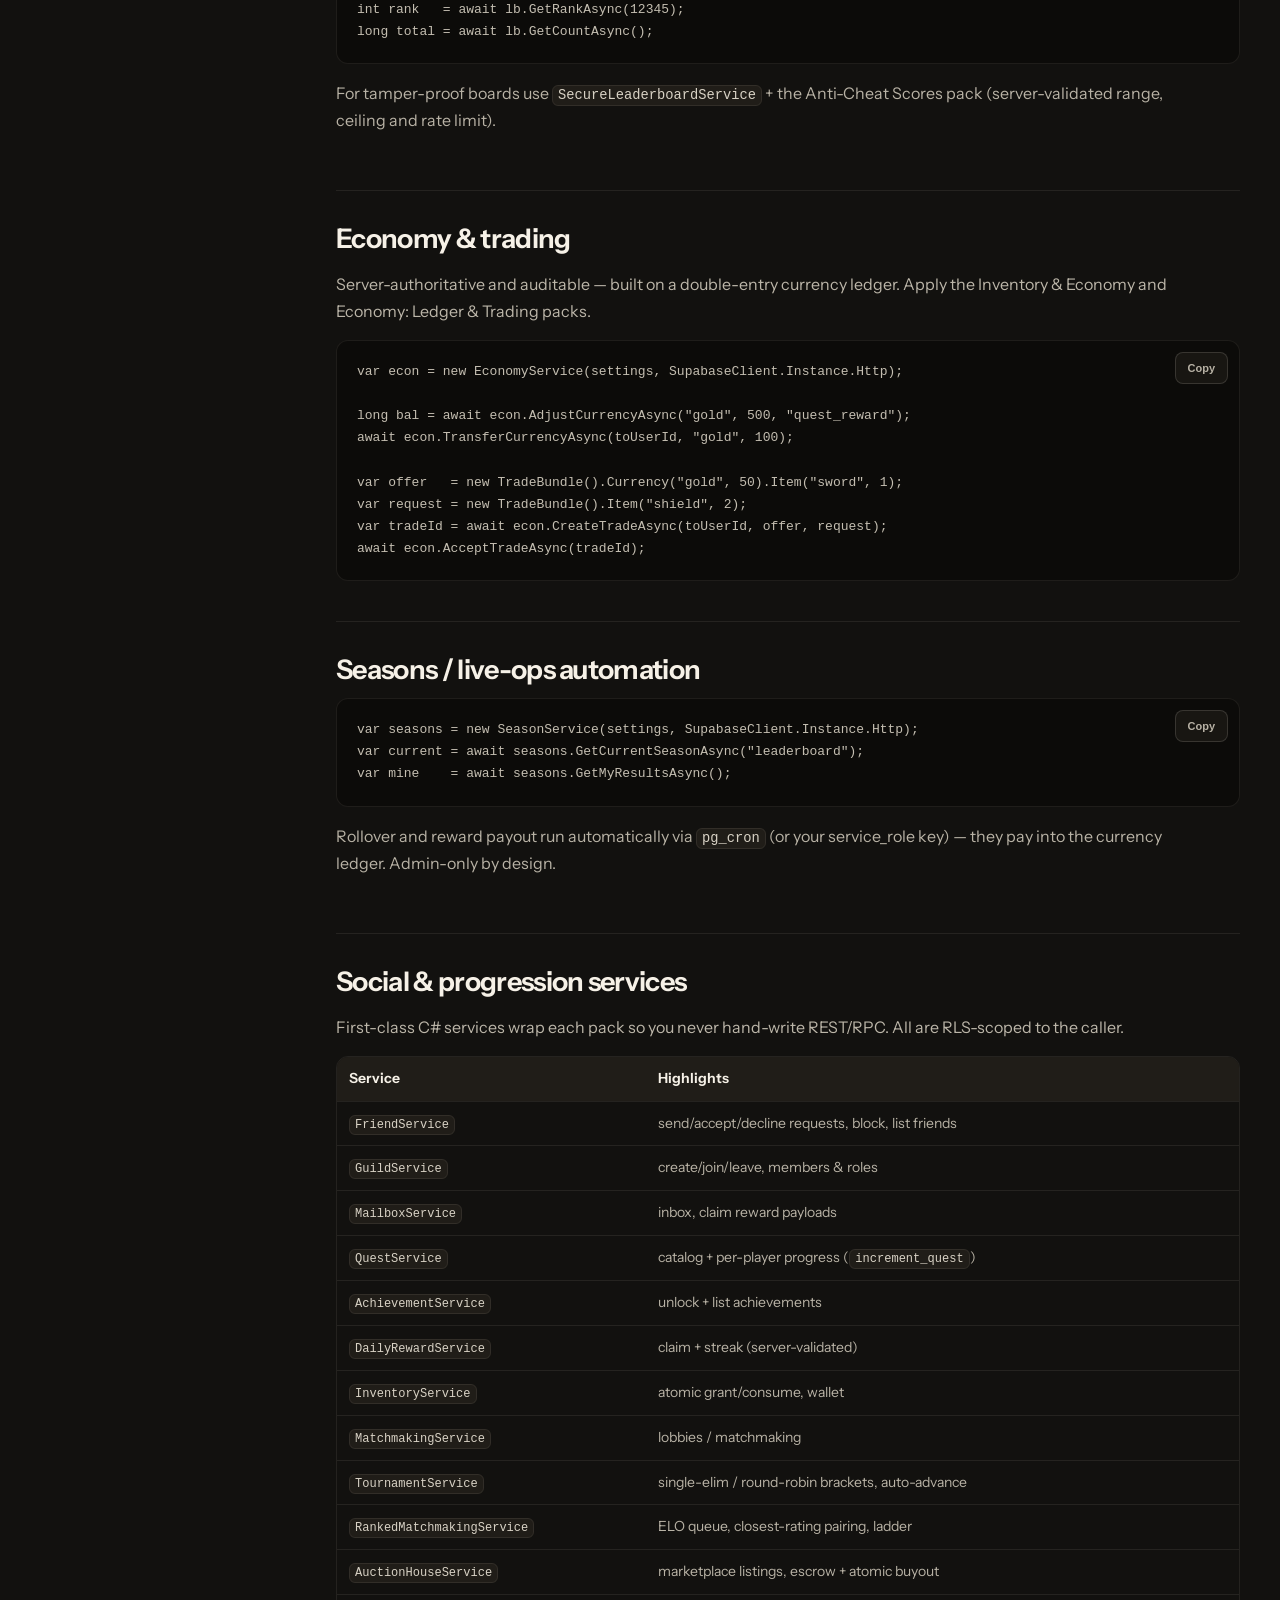
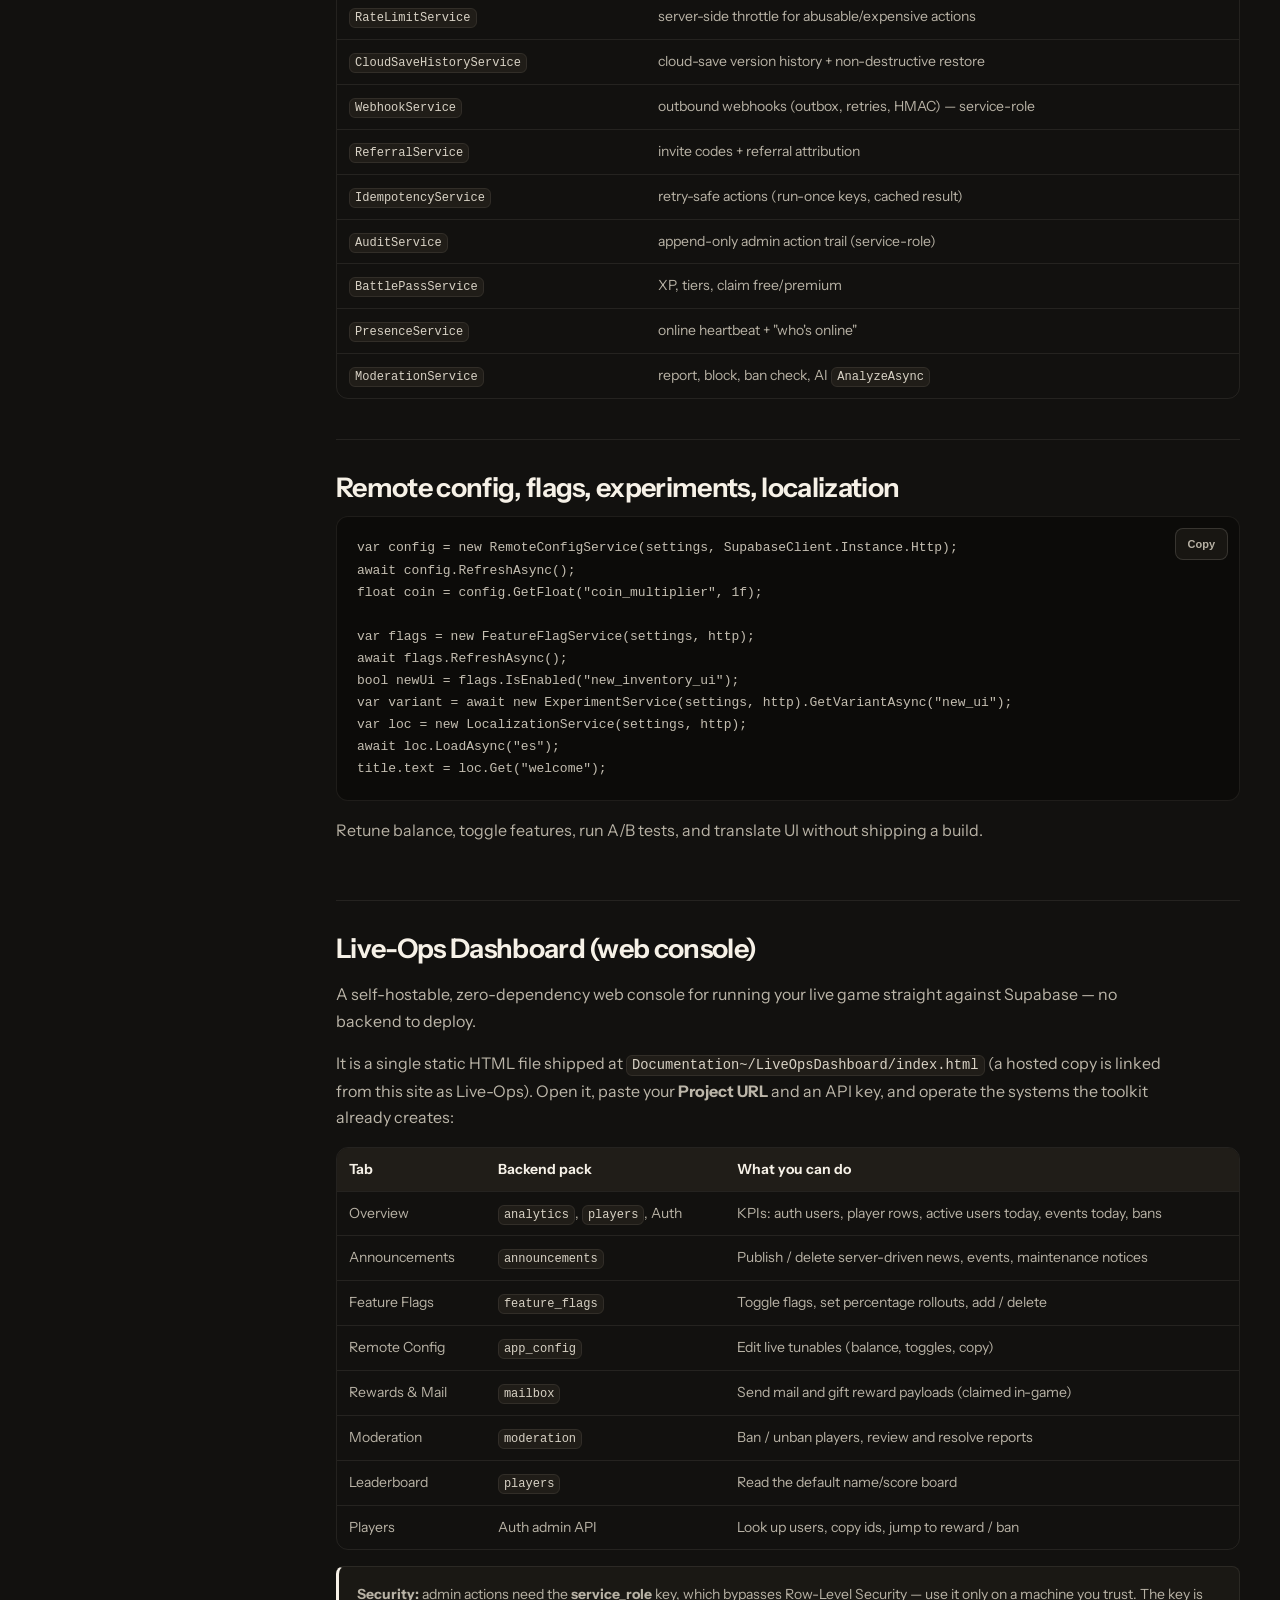
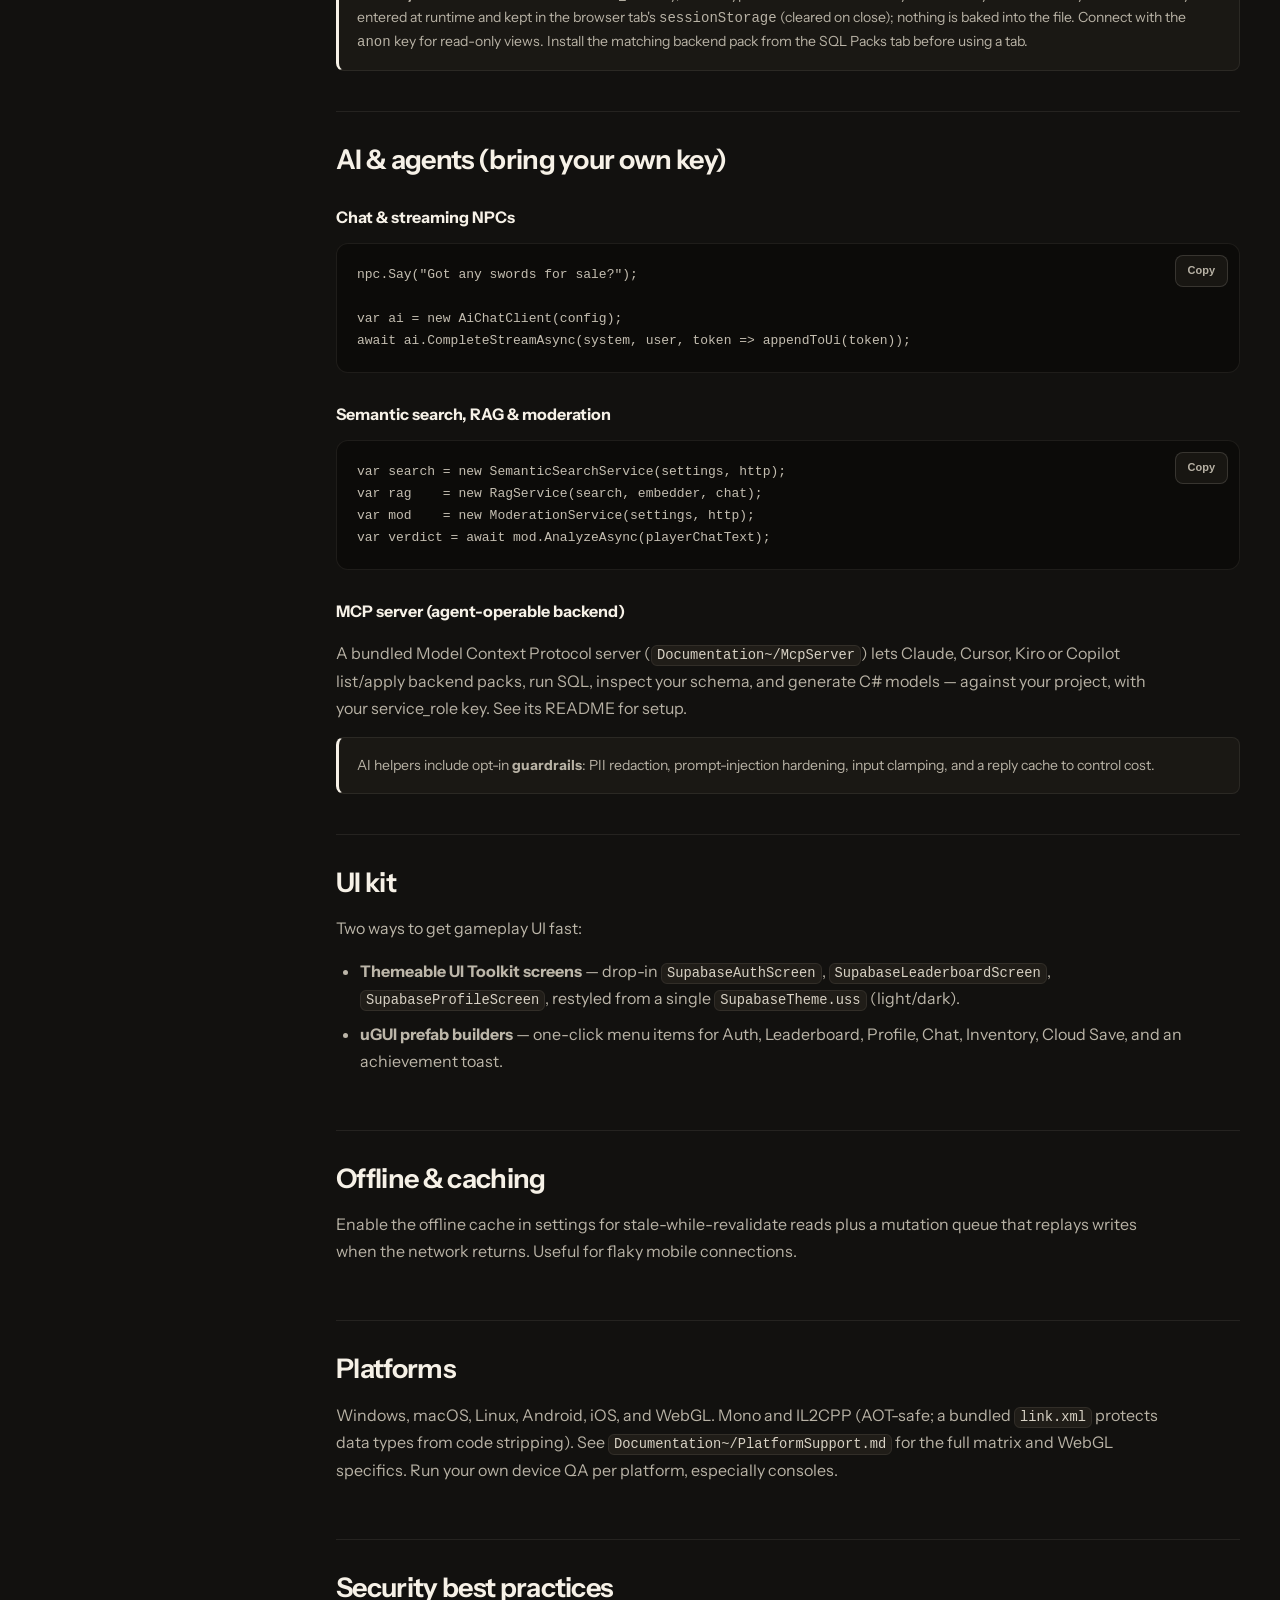
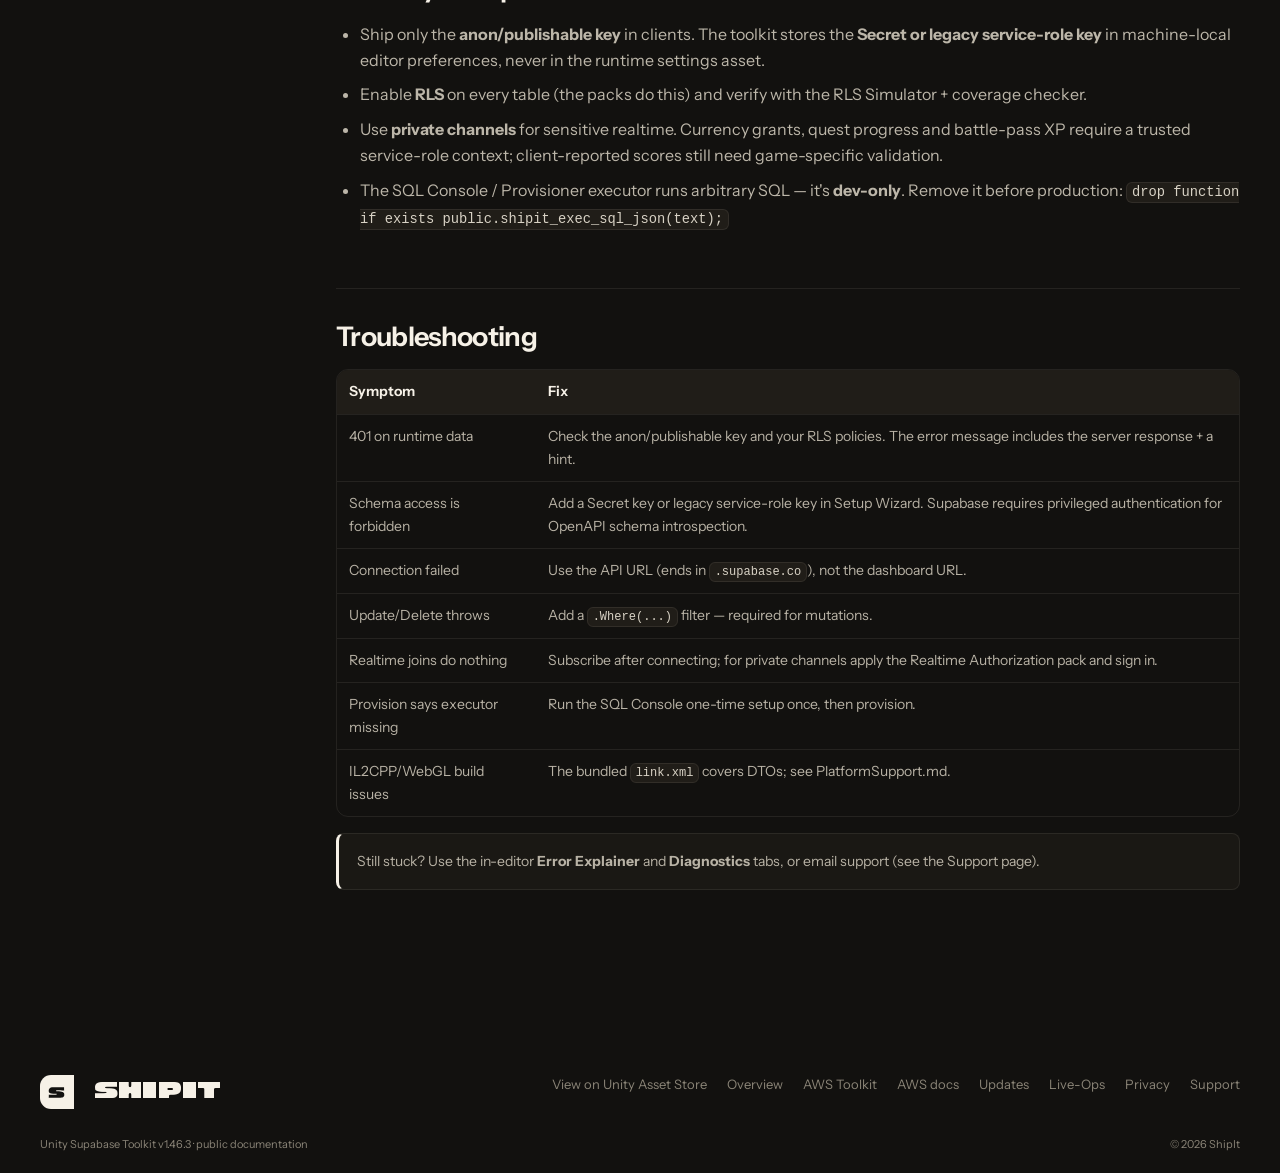
<file: documentation.html>
<!DOCTYPE html>
<html lang="en">
<head>
<meta charset="utf-8" />
<meta name="viewport" content="width=device-width, initial-scale=1" />
<title>Documentation — Unity Supabase Toolkit</title>
<meta name="description" content="Full documentation for the Unity Supabase Toolkit: setup, auth, database, realtime, storage, backend packs, game services, live-ops, AI, UI, troubleshooting." />
<meta name="theme-color" content="#12110F" />
<link rel="canonical" href="https://shipit-unity.github.io/documentation.html" />
<meta property="og:type" content="article" />
<meta property="og:title" content="Unity Supabase Toolkit documentation" />
<meta property="og:description" content="Setup, API examples, backend packs, game services, security and troubleshooting." />
<meta property="og:url" content="https://shipit-unity.github.io/documentation.html" />
<meta property="og:image" content="https://shipit-unity.github.io/assets/toolkit-database.png" />
<meta name="twitter:card" content="summary_large_image" />
<link rel="icon" type="image/svg+xml" href="assets/brand/favicon.svg" />
<link rel="apple-touch-icon" href="assets/brand/apple-touch-icon.png" />
<link rel="preconnect" href="https://fonts.googleapis.com" />
<link rel="preconnect" href="https://fonts.gstatic.com" crossorigin />
<link href="https://fonts.googleapis.com/css2?family=Instrument+Sans:ital,wght@0,400..700;1,400..700&family=Instrument+Serif:ital@0;1&family=JetBrains+Mono:wght@400;500;700&display=swap" rel="stylesheet" />
<script>try{if(localStorage.getItem("shipit-theme")==="light")document.documentElement.setAttribute("data-theme","light")}catch(e){}</script>
<link rel="stylesheet" href="styles.css?v=20260944" />
<link rel="stylesheet" href="accent-product.css?v=20260944" />
<script src="site-config.js" defer></script>
<script src="site.js" defer></script>
</head>
<body class="doc-page">
<a class="skip-link" href="#main-content">Skip to main content</a>
<nav class="site-nav" aria-label="Primary navigation">
    <a class="nav-mark" href="index.html" aria-label="ShipIt home"></a>
  <div class="shell nav-inner">
    <a class="brand" href="index.html" aria-label="ShipIt home"><span>SHIPIT</span></a>
    <div class="nav-links">
      <div class="nav-drop">
        <a href="index.html#toolkits">Toolkits</a>
        <div class="nav-drop-panel">
          <div class="nav-drop-row">
            <span class="nav-drop-name">Unity Supabase Toolkit</span>
            <span class="nav-drop-acts">
              <a class="nav-drop-act nav-drop-store" data-store-link href="store.html" aria-label="Unity Supabase Toolkit on the Unity Asset Store">Unity Asset Store</a>
              <a class="nav-drop-act" href="documentation.html" aria-label="Supabase Toolkit documentation"><svg viewBox="0 0 16 16" width="14" height="14" aria-hidden="true" focusable="false"><path d="M4.2 2.2h4.9l3 3v8.6H4.2Z" fill="none" stroke="currentColor" stroke-width="1.3" stroke-linejoin="round"/><path d="M9.1 2.2v3h3M6.3 8.4h3.6M6.3 10.8h3.6" fill="none" stroke="currentColor" stroke-width="1.3" stroke-linecap="round"/></svg></a>
            </span>
          </div>
          <div class="nav-drop-row">
            <span class="nav-drop-name">Unity AWS Toolkit</span>
            <span class="nav-drop-acts">
              <a class="nav-drop-act" href="aws-documentation.html" aria-label="AWS Toolkit documentation"><svg viewBox="0 0 16 16" width="14" height="14" aria-hidden="true" focusable="false"><path d="M4.2 2.2h4.9l3 3v8.6H4.2Z" fill="none" stroke="currentColor" stroke-width="1.3" stroke-linejoin="round"/><path d="M9.1 2.2v3h3M6.3 8.4h3.6M6.3 10.8h3.6" fill="none" stroke="currentColor" stroke-width="1.3" stroke-linecap="round"/></svg></a>
            </span>
          </div>
          <div class="nav-drop-row">
            <span class="nav-drop-name">Unity Firebase Toolkit</span>
            <span class="nav-drop-soon">Soon</span>
          </div>
        </div>
      </div>
      <a href="documentation.html" aria-current="page">Documentation</a>
      <a href="updates.html">Updates</a>
      <a data-support-link href="mailto:shipit.unity@gmail.com">Support</a>
      <button class="theme-toggle" type="button" data-theme-toggle aria-label="Switch to light mode" aria-pressed="false"><svg class="icon-moon" viewBox="0 0 24 24" width="16" height="16" aria-hidden="true" focusable="false"><path d="M20 14.5A8.5 8.5 0 0 1 9.5 4a8.5 8.5 0 1 0 10.5 10.5Z" fill="none" stroke="currentColor" stroke-width="1.6" stroke-linejoin="round"/></svg><svg class="icon-sun" viewBox="0 0 24 24" width="16" height="16" aria-hidden="true" focusable="false"><circle cx="12" cy="12" r="4" fill="none" stroke="currentColor" stroke-width="1.6"/><path d="M12 3v2M12 19v2M3 12h2M19 12h2M5.6 5.6 7 7M17 17l1.4 1.4M18.4 5.6 17 7M7 17l-1.4 1.4" fill="none" stroke="currentColor" stroke-width="1.6" stroke-linecap="round"/></svg></button>
      <a class="button small" data-store-link href="store.html"><span data-store-label>Asset Store listing</span></a>
    </div><details class="mobile-nav">
      <summary>Menu</summary>
      <div class="mobile-nav-panel">
        <a href="index.html#toolkits">Toolkits</a>
        <a href="documentation.html" aria-current="page">Documentation</a>
        <a href="updates.html">Updates</a>
        <a data-support-link href="mailto:shipit.unity@gmail.com">Email support</a>
        <a href="index.html">Overview</a>
        <a href="aws-toolkit.html">AWS Toolkit</a>
        <a href="aws-documentation.html">AWS docs</a>
        <a href="live-ops.html">Live-Ops</a>
        <a href="privacy.html">Privacy</a>
        <button class="theme-toggle" type="button" data-theme-toggle aria-label="Switch to light mode" aria-pressed="false"><svg class="icon-moon" viewBox="0 0 24 24" width="16" height="16" aria-hidden="true" focusable="false"><path d="M20 14.5A8.5 8.5 0 0 1 9.5 4a8.5 8.5 0 1 0 10.5 10.5Z" fill="none" stroke="currentColor" stroke-width="1.6" stroke-linejoin="round"/></svg><svg class="icon-sun" viewBox="0 0 24 24" width="16" height="16" aria-hidden="true" focusable="false"><circle cx="12" cy="12" r="4" fill="none" stroke="currentColor" stroke-width="1.6"/><path d="M12 3v2M12 19v2M3 12h2M19 12h2M5.6 5.6 7 7M17 17l1.4 1.4M18.4 5.6 17 7M7 17l-1.4 1.4" fill="none" stroke="currentColor" stroke-width="1.6" stroke-linecap="round"/></svg></button>
        <a class="button" data-store-link href="store.html"><span data-store-label>Asset Store listing</span></a>
      </div>
</details>
  </div>
</nav>

<header class="docs-hero">
  <div class="shell">
    <div class="eyebrow">v1.46.3 · Unity 2022.3+</div>
    <h1>Unity Supabase Toolkit <span class="gradient-text">documentation.</span></h1>
    <p>Find setup steps, API examples, game backend patterns, security guidance and troubleshooting.</p>
    <div class="docs-toolkit">
      <label for="docs-toolkit-select">Toolkit</label>
      <span class="docs-toolkit-control">
        <select id="docs-toolkit-select" data-toolkit-select>
          <option value="documentation.html" selected>Unity Supabase Toolkit</option>
          <option value="aws-documentation.html">Unity AWS Toolkit</option>
          <option value="" disabled>Unity Firebase Toolkit — Soon</option>
        </select>
      </span>
    </div>
    <p class="docs-publisher"><a href="https://assetstore.unity.com/publishers/150952" target="_blank" rel="noopener">View the ShipIt publisher page on the Unity Asset Store</a></p>
    <div class="docs-search">
      <label for="docs-search">Search documentation</label>
      <input id="docs-search" type="search" placeholder="Search auth, realtime, RLS, storage…" autocomplete="off" />
      <div id="docs-search-results" class="docs-search-results" hidden></div>
    </div>
    <div class="docs-quicklinks" aria-label="Popular documentation links">
      <a href="#before-you-start">Before you start</a>
      <a href="#security">Security model</a>
      <a href="#packs">Backend packs</a>
      <a href="#ai">AI assistant</a>
      <a href="#troubleshooting">Troubleshooting</a>
    </div>
  </div>
</header>

<div class="layout">
  <aside class="docs-sidebar">
    <details open>
      <summary>On this page</summary>
      <nav aria-label="Documentation sections">
    <h4>Start</h4>
    <a href="#before-you-start" aria-current="location">Before you start</a>
    <a href="#install">Install &amp; configure</a>
    <a href="#init">Initialize</a>
    <a href="#workflows">Common workflows</a>
    <h4>Core services</h4>
    <a href="#auth">Authentication</a>
    <a href="#database">Database</a>
    <a href="#realtime">Realtime</a>
    <a href="#storage">Storage</a>
    <a href="#functions">Edge Functions &amp; RPC</a>
    <h4>Backend</h4>
    <a href="#packs">Backend packs</a>
    <a href="#provision">Provisioning</a>
    <h4>Game systems</h4>
    <a href="#leaderboards">Leaderboards</a>
    <a href="#economy">Economy &amp; trading</a>
    <a href="#seasons">Seasons / live-ops</a>
    <a href="#social">Social &amp; progression</a>
    <a href="#liveops">Remote config &amp; flags</a>
    <a href="#dashboard">Live-Ops Dashboard</a>
    <h4>AI</h4>
    <a href="#ai">AI &amp; agents</a>
    <h4>UI</h4>
    <a href="#ui">UI kit</a>
    <h4>Reference</h4>
    <a href="#offline">Offline &amp; caching</a>
    <a href="#platforms">Platforms</a>
    <a href="#security">Security</a>
    <a href="#troubleshooting">Troubleshooting</a>
      </nav>
    </details>
  </aside>

  <main id="main-content">
    <section id="before-you-start">
      <h2>Before you start</h2>
      <p>
        ShipIt is designed for teams that want Supabase as their game backend while keeping the Unity workflow
        practical. The runtime talks to your Supabase project directly; editor-only tools use privileged keys
        only when you explicitly configure them.
      </p>
      <div class="docs-prereq-grid">
        <article><strong>Runtime configuration</strong><p>Project URL and anon/publishable key live in the runtime settings asset and are safe for client builds when RLS is configured correctly.</p></article>
        <article><strong>Editor-only administration</strong><p>Secret or legacy service-role keys are stored locally for schema browsing, SQL provisioning, migrations and AI context generation.</p></article>
        <article><strong>Backend responsibility</strong><p>Scores, economy, entitlements and moderation actions should be validated by Postgres functions, Edge Functions or service-role workflows.</p></article>
      </div>
      <div class="note">If you are new to Supabase, create a development project first. Apply backend packs and verify RLS in dev before connecting a production game.</div>
    </section>

    <section id="install">
      <h2>Install &amp; configure</h2>
      <ol>
        <li>Import the package (Package Manager → My Assets), then open <code>Tools → ShipIt → Supabase Toolkit</code>.</li>
        <li>Open <strong>Setup Wizard</strong> and enter your Project URL plus anon/publishable key (Supabase dashboard → Project Settings → API Keys).</li>
        <li>Add a Secret key or legacy service-role key for schema and admin tools. It stays in machine-local editor preferences and is never written to runtime assets or builds.</li>
        <li>Click <strong>Test Connection</strong>.</li>
        <li>Click <strong>Create / Update Settings Asset</strong> — it's stored in a <code>Resources</code> folder so it loads at runtime.</li>
      </ol>
      <div class="note">Use the <strong>Environments</strong> tab to keep separate Dev / Staging / Prod
        profiles and switch between them with one click.</div>
    </section>

    <section id="init">
      <h2>Initialize</h2>
      <pre><code>using ShipIt.Supabase;

void Awake()
{
    SupabaseClient.InitializeFromResources();
}</code></pre>
      <p class="muted">Everything hangs off <code>SupabaseClient.Instance</code>:
        <code>.Auth</code>, <code>.Database</code>, <code>.Realtime</code>, <code>.Storage</code>,
        <code>.Functions</code>, <code>.Rpc</code>, plus the <code>.Http</code> layer the feature services use.</p>
    </section>

    <section id="workflows">
      <h2>Common workflows</h2>
      <table>
        <tr><th>Goal</th><th>Use these tabs</th><th>Result</th></tr>
        <tr><td>Connect a new project</td><td>Setup Wizard, Environments, Diagnostics</td><td>Runtime settings asset plus editor-local admin credentials.</td></tr>
        <tr><td>Generate safe C# models</td><td>Schema Browser, Code Generator, AI Assistant</td><td>Serializable model classes and typed query snippets based on your schema.</td></tr>
        <tr><td>Add a game backend system</td><td>SQL Packs, Provision, RLS Simulator</td><td>Tables, RLS policies, helper functions and usage notes for the selected feature.</td></tr>
        <tr><td>Debug live network behavior</td><td>Request Inspector, Realtime Monitor, Error Explainer</td><td>Readable requests, responses, channel state and actionable troubleshooting hints.</td></tr>
        <tr><td>Prepare launch operations</td><td>Live-Ops Dashboard, Remote Config, Feature Flags</td><td>Config, announcements, rewards and moderation flows without a new client build.</td></tr>
      </table>
    </section>

    <section id="auth">
      <h2>Authentication</h2>
      <pre><code>var auth = SupabaseClient.Instance.Auth;

await auth.SignUpWithEmailAsync(email, password);
var session = await auth.SignInWithEmailAsync(email, password);

var oauthUrl = auth.BuildOAuthSignInUrl("google", "mygame://auth");
Application.OpenURL(oauthUrl);
var oauthSession = await auth.HandleOAuthCallbackAsync(callbackUrl);

var nativeSession = await auth.SignInWithIdTokenAsync("apple", identityToken, nonce: rawNonce);

await auth.SendMagicLinkAsync(email);
await auth.SendPhoneOtpAsync("+14155551234");
await auth.VerifyPhoneOtpAsync("+14155551234", "123456");

var user = auth.CurrentSession?.User;
await auth.SendPasswordResetAsync(email);
await auth.SignOutAsync();

string export = await auth.ExportMyDataAsync();
await auth.DeleteAccountAsync();</code></pre>
      <p class="muted">Browser OAuth uses PKCE and Unity deep links. The drop-in Auth screen completes callbacks automatically.
        Auth also supports CAPTCHA-protected flows, MFA (TOTP), native identity linking and unlinking,
        reauthentication, resilient token refresh, and session persistence.</p>
    </section>

    <section id="database">
      <h2>Database</h2>
      <p>A typed query builder with lambda filters, ordering, pagination, full-text search and resource embedding.</p>
      <pre><code>var db = SupabaseClient.Instance.Database;

var top = await db.From&lt;Player&gt;("players")
    .Where(p =&gt; p.score &gt; 1000)
    .OrderByDescending(p =&gt; p.score)
    .Limit(50)
    .ExecuteAsync();

var posts = await db.From&lt;Post&gt;("posts")
    .TextSearch("body", "dragon OR wizard")
    .ExecuteAsync();

var active = await db.From&lt;Player&gt;("players")
    .WhereNot("status", FilterOperator.Equals, "banned")
    .Or("tier.eq.gold,tier.eq.platinum")
    .ExecuteAsync();

var members = await db.From&lt;GuildMemberRow&gt;("guild_members")
    .Select("role", "guilds(name,tag)")
    .ExecuteAsync();</code></pre>
      <div class="note"><strong>Update</strong> and <strong>Delete</strong> require a <code>.Where(...)</code>
        filter — the toolkit refuses to mutate the whole table by accident.</div>
    </section>

    <section id="realtime">
      <h2>Realtime</h2>
      <pre><code>await SupabaseClient.Instance.Realtime.ConnectAsync();

var channel = SupabaseClient.Instance.Realtime.FromTable("players");
channel.OnInsert&lt;Player&gt;(p =&gt; Debug.Log($"New: {p.name}"));
await channel.SubscribeAsync();

var room = SupabaseClient.Instance.Realtime.Channel("room:42");
room.OnBroadcast("move", json =&gt; HandleMove(json));
await room.SubscribeAsync();
await room.SendBroadcastAsync("move", new { x = 1, y = 2 });

var priv = SupabaseClient.Instance.Realtime.Channel("room:42", isPrivate: true);
await priv.SubscribeAsync();</code></pre>
      <p class="muted">The client reconnects with bounded exponential backoff, rejoins known channels and pushes refreshed
        session tokens to private channels automatically. WebGL uses the browser's native WebSocket.</p>
    </section>

    <section id="storage">
      <h2>Storage</h2>
      <pre><code>var bucket = SupabaseClient.Instance.Storage.FromBucket("avatars");

await bucket.UploadFileAsync("user/avatar.png", localPath, upsert: true);

var files = await bucket.ListAsync("user", new StorageListOptions {
    Search = "avatar",
    Limit = 50
});

Texture2D tex = await bucket.DownloadTextureAsync("user/avatar.png");
Sprite icon   = await bucket.DownloadSpriteAsync("user/avatar.png");
AudioClip sfx = await bucket.DownloadAudioClipAsync("sfx/hit.mp3", AudioType.MPEG);

string thumb = bucket.GetPublicTransformUrl("user/avatar.png",
    new ImageTransform(128, 128, ImageResize.Cover, 80));

await bucket.UploadResumableAsync("clips/replay.bin", bytes,
    onProgress: (sent, total) =&gt; Debug.Log($"{sent}/{total}"));</code></pre>
      <p class="muted">TUS upload locations are persisted locally. Repeating the same upload after an interruption
        probes the server offset and continues from the confirmed byte.</p>
    </section>

    <section id="functions">
      <h2>Edge Functions &amp; RPC</h2>
      <pre><code>var result = await SupabaseClient.Instance.Functions
    .InvokeAsync&lt;MyResponse&gt;("hello-world", new { name = "Unity" });

var rows = await SupabaseClient.Instance.Rpc
    .CallListAsync&lt;LeaderboardRow&gt;("get_leaderboard", new { limit_n = 10 });</code></pre>
      <p class="muted">The <strong>Edge Function gallery</strong> ships ready-to-deploy templates:
        GDPR account (export/delete), FCM push, IAP receipt validation, anti-cheat score,
        AI NPC streaming proxy, and AI content moderation.</p>
    </section>

    <section id="packs">
      <h2>Backend packs</h2>
      <p>34 drop-in, RLS-secured SQL recipes. Each creates tables, policies and helper functions for a
        common game system. Browse them in the <strong>Backend Packs</strong> tab; every pack lists exactly
        what it creates and how to use it.</p>
      <table>
        <tr><th>Area</th><th>Packs</th></tr>
        <tr><td>Players</td><td>Profiles, Cloud Saves, Cloud Save Versioning &amp; History</td></tr>
        <tr><td>Progression</td><td>Leaderboard, Anti-Cheat Scores, Achievements, Daily Rewards, Quests, Seasons &amp; Battle Pass</td></tr>
        <tr><td>Economy</td><td>Inventory &amp; Economy, Economy: Ledger &amp; Trading, Auction House / Marketplace, In-App Purchases</td></tr>
        <tr><td>Social</td><td>Friends, Guilds/Clans, Mailbox/Gifts, Moderation (reports &amp; blocks), Referrals / Invite Codes</td></tr>
        <tr><td>Multiplayer</td><td>Lobbies &amp; Matchmaking, Ranked Matchmaking (ELO), Tournaments &amp; Brackets, Realtime Authorization (private channels)</td></tr>
        <tr><td>Live-ops</td><td>Remote Config, A/B Experiments, Localization, Announcements, Push Notifications, Seasons &amp; scheduled jobs, Webhooks / Event Outbox</td></tr>
        <tr><td>AI</td><td>Semantic Search (pgvector)</td></tr>
        <tr><td>Security</td><td>Realtime Authorization (private channels), Rate Limiting / Abuse Guard, Idempotency Keys, Audit Log / Admin Action Trail</td></tr>
      </table>
    </section>

    <section id="provision">
      <h2>Provisioning</h2>
      <p>Three ways to apply a pack to your project:</p>
      <ul>
        <li><strong>Copy SQL</strong> from the Backend Packs tab into the Supabase SQL editor.</li>
        <li><strong>One-click Provision</strong> tab — tick the packs you need and apply them (uses your editor-only service_role key; idempotent).</li>
        <li><strong>MCP</strong> — let an AI agent apply packs for you (see <a href="#ai">AI &amp; agents</a>).</li>
      </ul>
    </section>

    <section id="leaderboards">
      <h2>Leaderboards</h2>
      <pre><code>var lb = new LeaderboardService(settings, SupabaseClient.Instance.Http);
await lb.SubmitAsync("Aria", 12345);
var top10 = await lb.GetTopAsync(10);
int rank   = await lb.GetRankAsync(12345);
long total = await lb.GetCountAsync();</code></pre>
      <p class="muted">For tamper-proof boards use <code>SecureLeaderboardService</code> + the Anti-Cheat
        Scores pack (server-validated range, ceiling and rate limit).</p>
    </section>

    <section id="economy">
      <h2>Economy &amp; trading</h2>
      <p>Server-authoritative and auditable — built on a double-entry currency ledger. Apply the
        Inventory &amp; Economy and Economy: Ledger &amp; Trading packs.</p>
      <pre><code>var econ = new EconomyService(settings, SupabaseClient.Instance.Http);

long bal = await econ.AdjustCurrencyAsync("gold", 500, "quest_reward");
await econ.TransferCurrencyAsync(toUserId, "gold", 100);

var offer   = new TradeBundle().Currency("gold", 50).Item("sword", 1);
var request = new TradeBundle().Item("shield", 2);
var tradeId = await econ.CreateTradeAsync(toUserId, offer, request);
await econ.AcceptTradeAsync(tradeId);</code></pre>
    </section>

    <section id="seasons">
      <h2>Seasons / live-ops automation</h2>
      <pre><code>var seasons = new SeasonService(settings, SupabaseClient.Instance.Http);
var current = await seasons.GetCurrentSeasonAsync("leaderboard");
var mine    = await seasons.GetMyResultsAsync();</code></pre>
      <p class="muted">Rollover and reward payout run automatically via <code>pg_cron</code> (or your
        service_role key) — they pay into the currency ledger. Admin-only by design.</p>
    </section>

    <section id="social">
      <h2>Social &amp; progression services</h2>
      <p>First-class C# services wrap each pack so you never hand-write REST/RPC. All are RLS-scoped to the caller.</p>
      <table>
        <tr><th>Service</th><th>Highlights</th></tr>
        <tr><td><code>FriendService</code></td><td>send/accept/decline requests, block, list friends</td></tr>
        <tr><td><code>GuildService</code></td><td>create/join/leave, members &amp; roles</td></tr>
        <tr><td><code>MailboxService</code></td><td>inbox, claim reward payloads</td></tr>
        <tr><td><code>QuestService</code></td><td>catalog + per-player progress (<code>increment_quest</code>)</td></tr>
        <tr><td><code>AchievementService</code></td><td>unlock + list achievements</td></tr>
        <tr><td><code>DailyRewardService</code></td><td>claim + streak (server-validated)</td></tr>
        <tr><td><code>InventoryService</code></td><td>atomic grant/consume, wallet</td></tr>
        <tr><td><code>MatchmakingService</code></td><td>lobbies / matchmaking</td></tr>
        <tr><td><code>TournamentService</code></td><td>single-elim / round-robin brackets, auto-advance</td></tr>
        <tr><td><code>RankedMatchmakingService</code></td><td>ELO queue, closest-rating pairing, ladder</td></tr>
        <tr><td><code>AuctionHouseService</code></td><td>marketplace listings, escrow + atomic buyout</td></tr>
        <tr><td><code>RateLimitService</code></td><td>server-side throttle for abusable/expensive actions</td></tr>
        <tr><td><code>CloudSaveHistoryService</code></td><td>cloud-save version history + non-destructive restore</td></tr>
        <tr><td><code>WebhookService</code></td><td>outbound webhooks (outbox, retries, HMAC) — service-role</td></tr>
        <tr><td><code>ReferralService</code></td><td>invite codes + referral attribution</td></tr>
        <tr><td><code>IdempotencyService</code></td><td>retry-safe actions (run-once keys, cached result)</td></tr>
        <tr><td><code>AuditService</code></td><td>append-only admin action trail (service-role)</td></tr>
        <tr><td><code>BattlePassService</code></td><td>XP, tiers, claim free/premium</td></tr>
        <tr><td><code>PresenceService</code></td><td>online heartbeat + "who's online"</td></tr>
        <tr><td><code>ModerationService</code></td><td>report, block, ban check, AI <code>AnalyzeAsync</code></td></tr>
      </table>
    </section>

    <section id="liveops">
      <h2>Remote config, flags, experiments, localization</h2>
      <pre><code>var config = new RemoteConfigService(settings, SupabaseClient.Instance.Http);
await config.RefreshAsync();
float coin = config.GetFloat("coin_multiplier", 1f);

var flags = new FeatureFlagService(settings, http);
await flags.RefreshAsync();
bool newUi = flags.IsEnabled("new_inventory_ui");
var variant = await new ExperimentService(settings, http).GetVariantAsync("new_ui");
var loc = new LocalizationService(settings, http);
await loc.LoadAsync("es");
title.text = loc.Get("welcome");</code></pre>
      <p class="muted">Retune balance, toggle features, run A/B tests, and translate UI without shipping a build.</p>
    </section>

    <section id="dashboard">
      <h2>Live-Ops Dashboard (web console)</h2>
      <p class="lead">A self-hostable, zero-dependency web console for running your live game
        straight against Supabase — no backend to deploy.</p>
      <p>It is a single static HTML file shipped at <code>Documentation~/LiveOpsDashboard/index.html</code>
        (a hosted copy is linked from this site as <a href="live-ops.html">Live-Ops</a>). Open it,
        paste your <strong>Project URL</strong> and an API key, and operate the systems the toolkit
        already creates:</p>
      <table>
        <thead><tr><th>Tab</th><th>Backend pack</th><th>What you can do</th></tr></thead>
        <tbody>
          <tr><td>Overview</td><td><code>analytics</code>, <code>players</code>, Auth</td><td>KPIs: auth users, player rows, active users today, events today, bans</td></tr>
          <tr><td>Announcements</td><td><code>announcements</code></td><td>Publish / delete server-driven news, events, maintenance notices</td></tr>
          <tr><td>Feature Flags</td><td><code>feature_flags</code></td><td>Toggle flags, set percentage rollouts, add / delete</td></tr>
          <tr><td>Remote Config</td><td><code>app_config</code></td><td>Edit live tunables (balance, toggles, copy)</td></tr>
          <tr><td>Rewards &amp; Mail</td><td><code>mailbox</code></td><td>Send mail and gift reward payloads (claimed in-game)</td></tr>
          <tr><td>Moderation</td><td><code>moderation</code></td><td>Ban / unban players, review and resolve reports</td></tr>
          <tr><td>Leaderboard</td><td><code>players</code></td><td>Read the default name/score board</td></tr>
          <tr><td>Players</td><td>Auth admin API</td><td>Look up users, copy ids, jump to reward / ban</td></tr>
        </tbody>
      </table>
      <div class="note"><strong>Security:</strong> admin actions need the <strong>service_role</strong> key,
        which bypasses Row-Level Security — use it only on a machine you trust. The key is entered at
        runtime and kept in the browser tab's <code>sessionStorage</code> (cleared on close); nothing is
        baked into the file. Connect with the <code>anon</code> key for read-only views. Install the
        matching backend pack from the SQL Packs tab before using a tab.</div>
    </section>

    <section id="ai">
      <h2>AI &amp; agents (bring your own key)</h2>
      <h3>Chat &amp; streaming NPCs</h3>
      <pre><code>npc.Say("Got any swords for sale?");

var ai = new AiChatClient(config);
await ai.CompleteStreamAsync(system, user, token =&gt; appendToUi(token));</code></pre>
      <h3>Semantic search, RAG &amp; moderation</h3>
      <pre><code>var search = new SemanticSearchService(settings, http);
var rag    = new RagService(search, embedder, chat);
var mod    = new ModerationService(settings, http);
var verdict = await mod.AnalyzeAsync(playerChatText);</code></pre>
      <h3>MCP server (agent-operable backend)</h3>
      <p class="muted">A bundled Model Context Protocol server (<code>Documentation~/McpServer</code>) lets
        Claude, Cursor, Kiro or Copilot list/apply backend packs, run SQL, inspect your schema, and
        generate C# models — against your project, with your service_role key. See its README for setup.</p>
      <div class="note">AI helpers include opt-in <strong>guardrails</strong>: PII redaction,
        prompt-injection hardening, input clamping, and a reply cache to control cost.</div>
    </section>

    <section id="ui">
      <h2>UI kit</h2>
      <p>Two ways to get gameplay UI fast:</p>
      <ul>
        <li><strong>Themeable UI Toolkit screens</strong> — drop-in <code>SupabaseAuthScreen</code>,
          <code>SupabaseLeaderboardScreen</code>, <code>SupabaseProfileScreen</code>, restyled from a single
          <code>SupabaseTheme.uss</code> (light/dark).</li>
        <li><strong>uGUI prefab builders</strong> — one-click menu items for Auth, Leaderboard, Profile, Chat,
          Inventory, Cloud Save, and an achievement toast.</li>
      </ul>
    </section>

    <section id="offline">
      <h2>Offline &amp; caching</h2>
      <p class="muted">Enable the offline cache in settings for stale-while-revalidate reads plus a mutation
        queue that replays writes when the network returns. Useful for flaky mobile connections.</p>
    </section>

    <section id="platforms">
      <h2>Platforms</h2>
      <p class="muted">Windows, macOS, Linux, Android, iOS, and WebGL. Mono and IL2CPP (AOT-safe; a bundled
        <code>link.xml</code> protects data types from code stripping). See <code>Documentation~/PlatformSupport.md</code>
        for the full matrix and WebGL specifics. Run your own device QA per platform, especially consoles.</p>
    </section>

    <section id="security">
      <h2>Security best practices</h2>
      <ul>
        <li>Ship only the <strong>anon/publishable key</strong> in clients. The toolkit stores the <strong>Secret or legacy service-role key</strong> in machine-local editor preferences, never in the runtime settings asset.</li>
        <li>Enable <strong>RLS</strong> on every table (the packs do this) and verify with the RLS Simulator + coverage checker.</li>
        <li>Use <strong>private channels</strong> for sensitive realtime. Currency grants, quest progress and battle-pass XP require a trusted service-role context; client-reported scores still need game-specific validation.</li>
        <li>The SQL Console / Provisioner executor runs arbitrary SQL — it's <strong>dev-only</strong>. Remove it before production:
          <code>drop function if exists public.shipit_exec_sql_json(text);</code></li>
      </ul>
    </section>

    <section id="troubleshooting">
      <h2>Troubleshooting</h2>
      <table>
        <tr><th>Symptom</th><th>Fix</th></tr>
        <tr><td>401 on runtime data</td><td>Check the anon/publishable key and your RLS policies. The error message includes the server response + a hint.</td></tr>
        <tr><td>Schema access is forbidden</td><td>Add a Secret key or legacy service-role key in Setup Wizard. Supabase requires privileged authentication for OpenAPI schema introspection.</td></tr>
        <tr><td>Connection failed</td><td>Use the API URL (ends in <code>.supabase.co</code>), not the dashboard URL.</td></tr>
        <tr><td>Update/Delete throws</td><td>Add a <code>.Where(...)</code> filter — required for mutations.</td></tr>
        <tr><td>Realtime joins do nothing</td><td>Subscribe after connecting; for private channels apply the Realtime Authorization pack and sign in.</td></tr>
        <tr><td>Provision says executor missing</td><td>Run the SQL Console one-time setup once, then provision.</td></tr>
        <tr><td>IL2CPP/WebGL build issues</td><td>The bundled <code>link.xml</code> covers DTOs; see PlatformSupport.md.</td></tr>
      </table>
      <div class="note">Still stuck? Use the in-editor <strong>Error Explainer</strong> and
        <strong>Diagnostics</strong> tabs, or email support (see the <a href="index.html#support">Support</a> page).</div>
    </section>
  </main>
</div>
<footer class="site-footer">
  <div class="shell">
    <div class="footer-grid">
      <a class="brand" href="index.html" aria-label="ShipIt home"><span class="brand-mark" aria-hidden="true"></span><span>SHIPIT</span></a>
      <div class="footer-links">
        <a data-store-link href="store.html"><span data-store-label>Asset Store listing</span></a>
        <a href="index.html">Overview</a>
        <a href="aws-toolkit.html">AWS Toolkit</a><a href="aws-documentation.html">AWS docs</a><a href="updates.html">Updates</a>
        <a href="live-ops.html">Live-Ops</a>
        <a href="privacy.html">Privacy</a>
              <a data-support-link href="mailto:shipit.unity@gmail.com">Support</a>
      </div>
    </div>
    <div class="legal"><span>Unity Supabase Toolkit v1.46.3 · public documentation</span><span>© 2026 ShipIt</span></div>
  </div>
</footer>
</body>
</html>
</file>
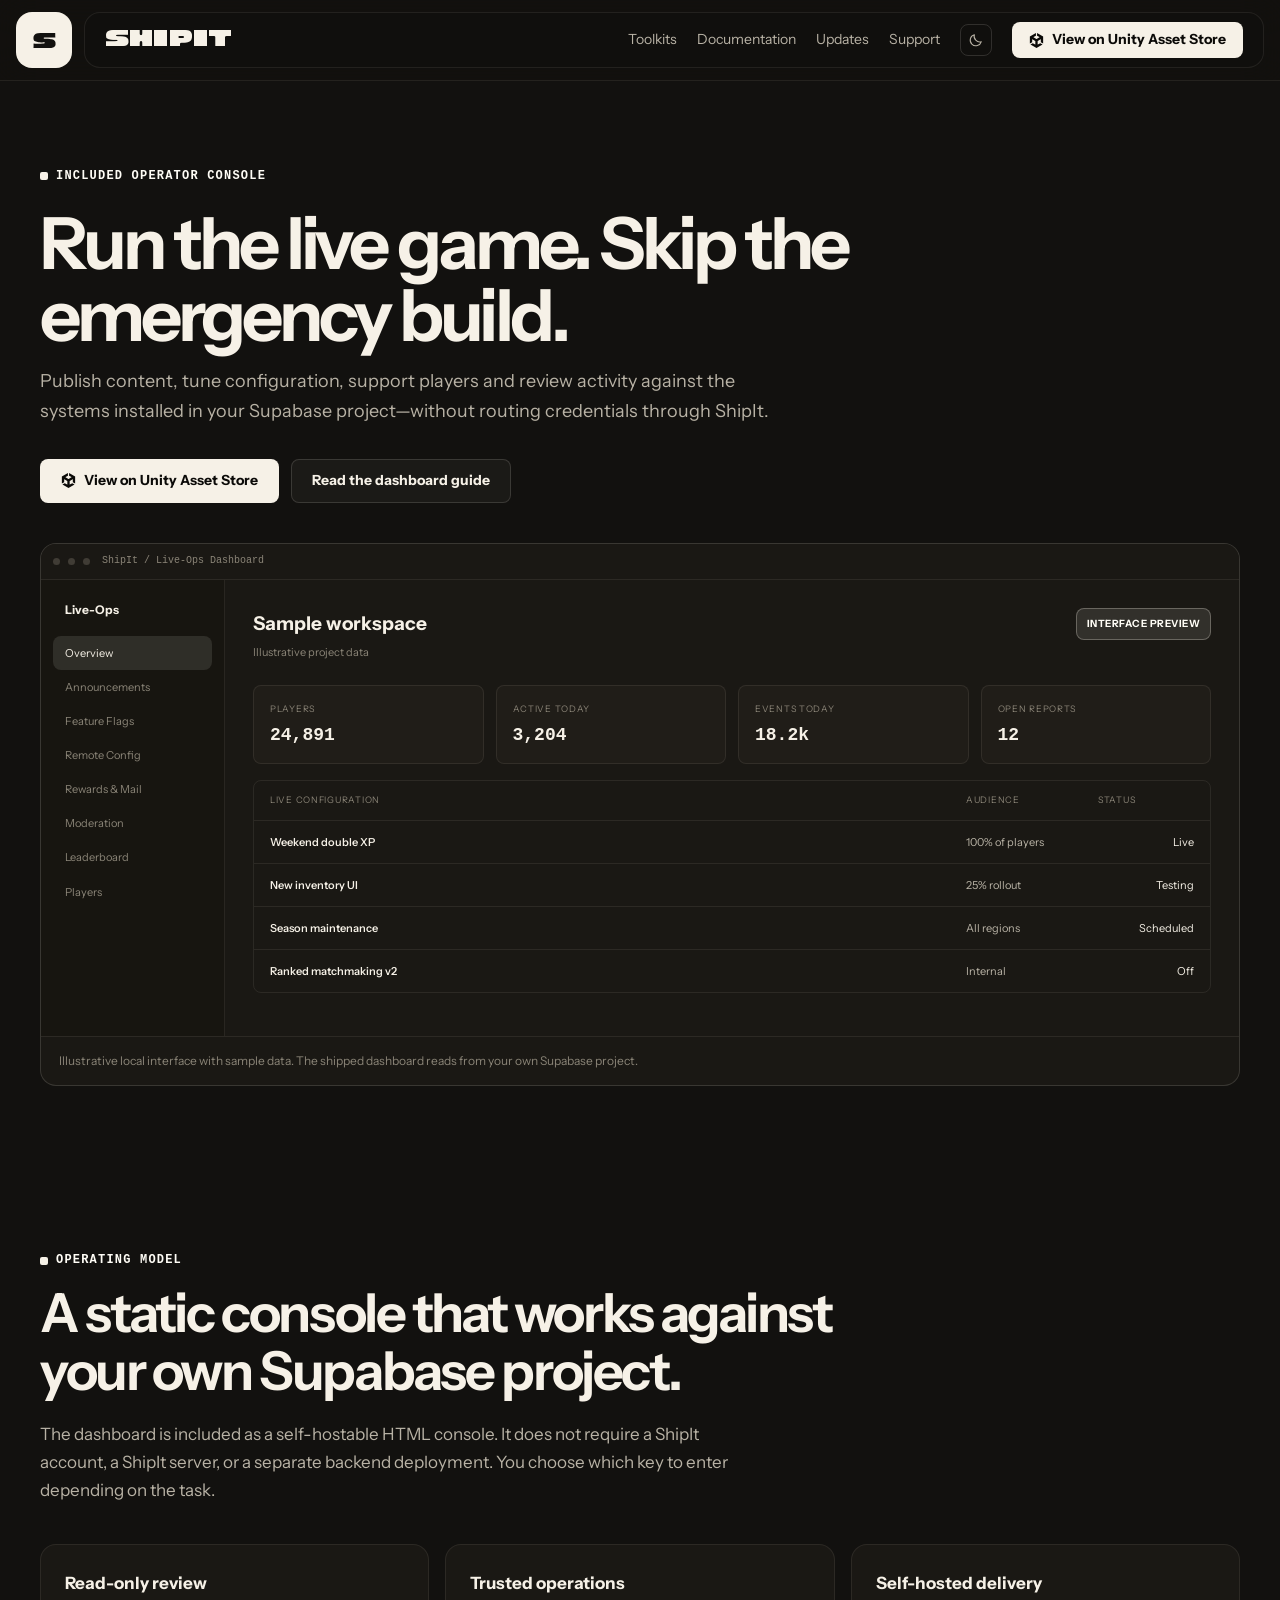
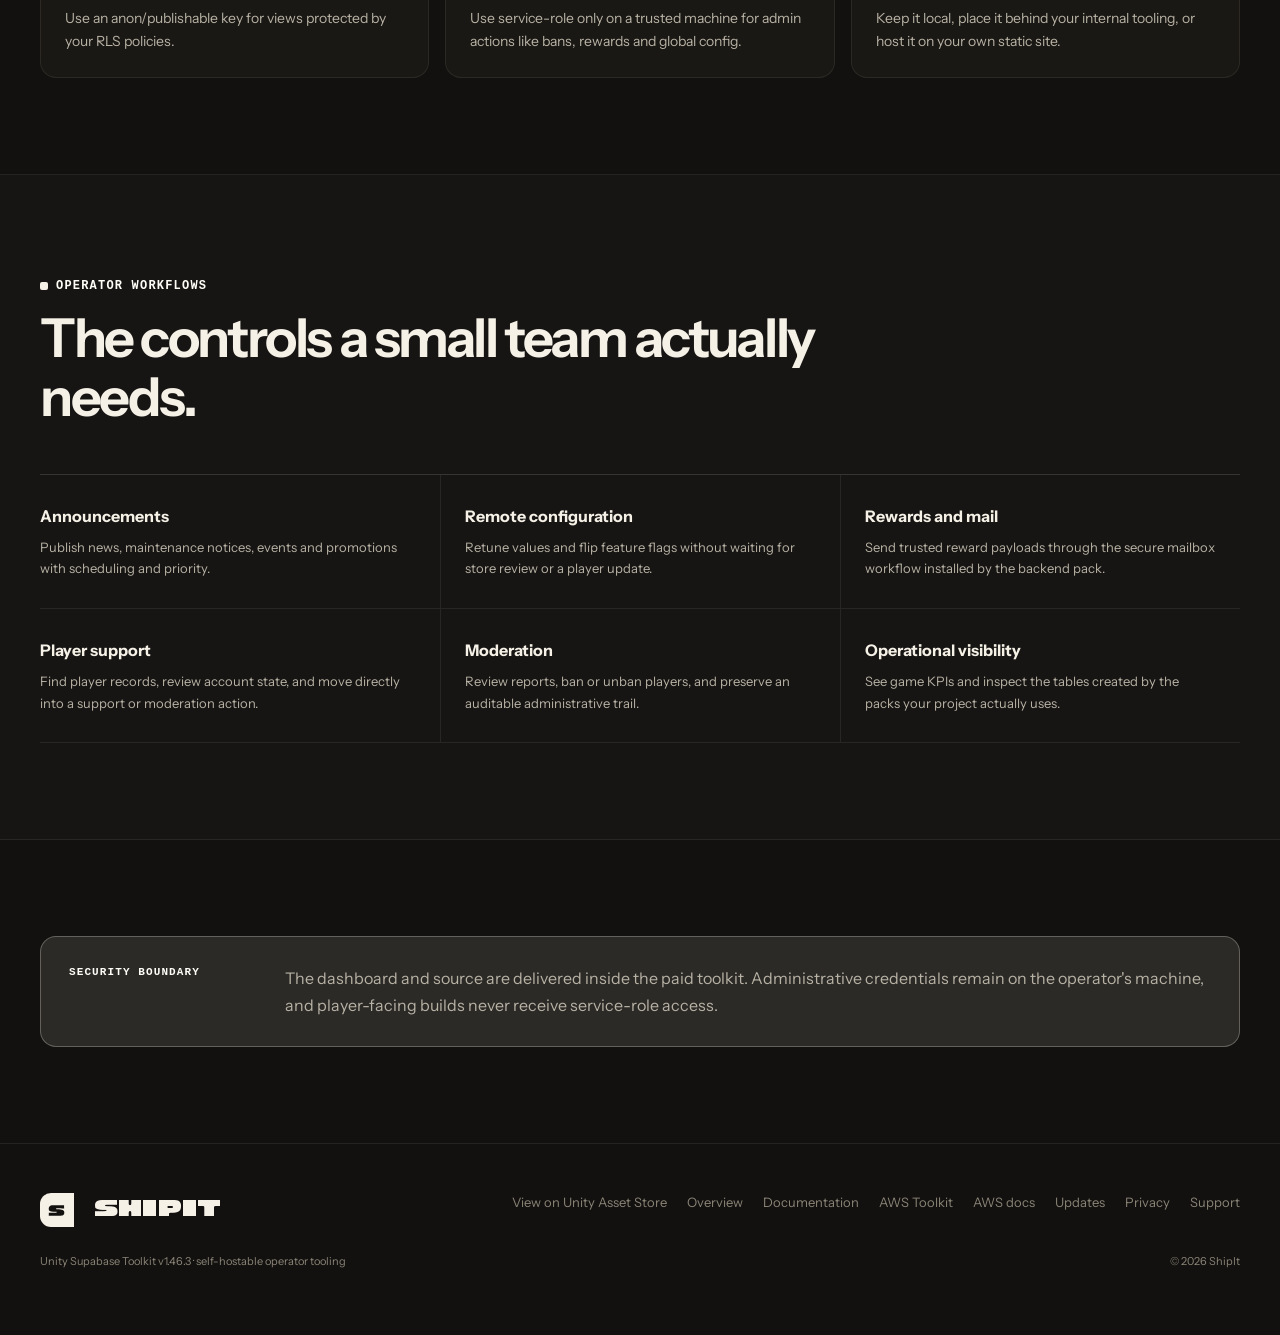
<file: live-ops.html>
<!doctype html>
<html lang="en">
<head>
  <meta charset="utf-8" />
  <meta name="viewport" content="width=device-width, initial-scale=1" />
  <title>Live-Ops Dashboard — Unity Supabase Toolkit</title>
  <meta name="description" content="Operate announcements, feature flags, remote config, rewards, moderation and player support from the self-hostable Live-Ops Dashboard included with Unity Supabase Toolkit." />
  <meta name="theme-color" content="#12110F" />
  <link rel="canonical" href="https://shipit-unity.github.io/live-ops.html" />
  <meta property="og:type" content="website" />
  <meta property="og:title" content="Live-Ops Dashboard — Unity Supabase Toolkit" />
  <meta property="og:description" content="A self-hostable operator console for the game systems installed in your Supabase project." />
  <meta property="og:url" content="https://shipit-unity.github.io/live-ops.html" />
  <meta property="og:image" content="https://shipit-unity.github.io/assets/toolkit-game-patterns.png" />
  <meta name="twitter:card" content="summary_large_image" />
  <link rel="icon" type="image/svg+xml" href="assets/brand/favicon.svg" />
  <link rel="apple-touch-icon" href="assets/brand/apple-touch-icon.png" />
  <link rel="preconnect" href="https://fonts.googleapis.com" />
<link rel="preconnect" href="https://fonts.gstatic.com" crossorigin />
<link href="https://fonts.googleapis.com/css2?family=Instrument+Sans:ital,wght@0,400..700;1,400..700&family=Instrument+Serif:ital@0;1&family=JetBrains+Mono:wght@400;500;700&display=swap" rel="stylesheet" />
<script>try{if(localStorage.getItem("shipit-theme")==="light")document.documentElement.setAttribute("data-theme","light")}catch(e){}</script>
<link rel="stylesheet" href="styles.css?v=20260944" />
<link rel="stylesheet" href="accent-product.css?v=20260944" />
  <script src="site-config.js" defer></script>
  <script src="site.js" defer></script>
</head>
<body>
  <a class="skip-link" href="#main-content">Skip to content</a>
  <nav class="site-nav" aria-label="Primary navigation">
    <a class="nav-mark" href="index.html" aria-label="ShipIt home"></a>
    <div class="shell nav-inner">
      <a class="brand" href="index.html" aria-label="ShipIt home"><span>SHIPIT</span></a>
      <div class="nav-links">
        <div class="nav-drop">
          <a href="index.html#toolkits">Toolkits</a>
          <div class="nav-drop-panel">
            <div class="nav-drop-row">
              <span class="nav-drop-name">Unity Supabase Toolkit</span>
              <span class="nav-drop-acts">
                <a class="nav-drop-act nav-drop-store" data-store-link href="store.html" aria-label="Unity Supabase Toolkit on the Unity Asset Store">Unity Asset Store</a>
                <a class="nav-drop-act" href="documentation.html" aria-label="Supabase Toolkit documentation"><svg viewBox="0 0 16 16" width="14" height="14" aria-hidden="true" focusable="false"><path d="M4.2 2.2h4.9l3 3v8.6H4.2Z" fill="none" stroke="currentColor" stroke-width="1.3" stroke-linejoin="round"/><path d="M9.1 2.2v3h3M6.3 8.4h3.6M6.3 10.8h3.6" fill="none" stroke="currentColor" stroke-width="1.3" stroke-linecap="round"/></svg></a>
              </span>
            </div>
            <div class="nav-drop-row">
              <span class="nav-drop-name">Unity AWS Toolkit</span>
              <span class="nav-drop-acts">
                <a class="nav-drop-act" href="aws-documentation.html" aria-label="AWS Toolkit documentation"><svg viewBox="0 0 16 16" width="14" height="14" aria-hidden="true" focusable="false"><path d="M4.2 2.2h4.9l3 3v8.6H4.2Z" fill="none" stroke="currentColor" stroke-width="1.3" stroke-linejoin="round"/><path d="M9.1 2.2v3h3M6.3 8.4h3.6M6.3 10.8h3.6" fill="none" stroke="currentColor" stroke-width="1.3" stroke-linecap="round"/></svg></a>
              </span>
            </div>
            <div class="nav-drop-row">
              <span class="nav-drop-name">Unity Firebase Toolkit</span>
              <span class="nav-drop-soon">Soon</span>
            </div>
          </div>
        </div>
        <a href="documentation.html">Documentation</a>
        <a href="updates.html">Updates</a>
        <a data-support-link href="mailto:shipit.unity@gmail.com">Support</a>
        <button class="theme-toggle" type="button" data-theme-toggle aria-label="Switch to light mode" aria-pressed="false"><svg class="icon-moon" viewBox="0 0 24 24" width="16" height="16" aria-hidden="true" focusable="false"><path d="M20 14.5A8.5 8.5 0 0 1 9.5 4a8.5 8.5 0 1 0 10.5 10.5Z" fill="none" stroke="currentColor" stroke-width="1.6" stroke-linejoin="round"/></svg><svg class="icon-sun" viewBox="0 0 24 24" width="16" height="16" aria-hidden="true" focusable="false"><circle cx="12" cy="12" r="4" fill="none" stroke="currentColor" stroke-width="1.6"/><path d="M12 3v2M12 19v2M3 12h2M19 12h2M5.6 5.6 7 7M17 17l1.4 1.4M18.4 5.6 17 7M7 17l-1.4 1.4" fill="none" stroke="currentColor" stroke-width="1.6" stroke-linecap="round"/></svg></button>
        <a class="button small" data-store-link href="store.html"><span data-store-label>Asset Store listing</span></a>
      </div><details class="mobile-nav">
        <summary>Menu</summary>
        <div class="mobile-nav-panel">
          <a href="index.html#toolkits">Toolkits</a>
          <a href="documentation.html">Documentation</a>
          <a href="updates.html">Updates</a>
          <a data-support-link href="mailto:shipit.unity@gmail.com">Email support</a>
          <a href="index.html">Overview</a>
          <a href="aws-toolkit.html">AWS Toolkit</a>
          <a href="aws-documentation.html">AWS docs</a>
          <a href="live-ops.html" aria-current="page">Live-Ops</a>
          <a href="privacy.html">Privacy</a>
          <button class="theme-toggle" type="button" data-theme-toggle aria-label="Switch to light mode" aria-pressed="false"><svg class="icon-moon" viewBox="0 0 24 24" width="16" height="16" aria-hidden="true" focusable="false"><path d="M20 14.5A8.5 8.5 0 0 1 9.5 4a8.5 8.5 0 1 0 10.5 10.5Z" fill="none" stroke="currentColor" stroke-width="1.6" stroke-linejoin="round"/></svg><svg class="icon-sun" viewBox="0 0 24 24" width="16" height="16" aria-hidden="true" focusable="false"><circle cx="12" cy="12" r="4" fill="none" stroke="currentColor" stroke-width="1.6"/><path d="M12 3v2M12 19v2M3 12h2M19 12h2M5.6 5.6 7 7M17 17l1.4 1.4M18.4 5.6 17 7M7 17l-1.4 1.4" fill="none" stroke="currentColor" stroke-width="1.6" stroke-linecap="round"/></svg></button>
          <a class="button" data-store-link href="store.html"><span data-store-label>Asset Store listing</span></a>
        </div>
</details>
    </div>
  </nav>

  <main id="main-content">
    <header class="page-hero">
      <div class="shell">
        <div class="eyebrow">Included operator console</div>
        <h1>Run the live game. <span class="gradient-text">Skip the emergency build.</span></h1>
        <p>
          Publish content, tune configuration, support players and review activity against the
          systems installed in your Supabase project—without routing credentials through ShipIt.
        </p>
        <div class="hero-actions">
          <a class="button" data-store-link href="store.html"><span data-store-label>Asset Store listing</span></a>
          <a class="button secondary" href="documentation.html#dashboard">Read the dashboard guide</a>
        </div>

        <figure class="dashboard-preview" aria-labelledby="dashboard-preview-caption">
          <div class="window-bar" aria-hidden="true"><span class="window-dot"></span><span class="window-dot"></span><span class="window-dot"></span><span class="window-title">ShipIt / Live-Ops Dashboard</span></div>
          <div class="ops-ui" aria-hidden="true">
            <div class="ops-sidebar">
              <strong>Live-Ops</strong>
              <span class="active">Overview</span>
              <span>Announcements</span>
              <span>Feature Flags</span>
              <span>Remote Config</span>
              <span>Rewards &amp; Mail</span>
              <span>Moderation</span>
              <span>Leaderboard</span>
              <span>Players</span>
            </div>
            <div class="ops-content">
              <div class="ops-title">
                <div><h3>Sample workspace</h3><p>Illustrative project data</p></div>
                <span class="ops-preview-badge">Interface preview</span>
              </div>
              <div class="ops-stats">
                <div class="ops-stat"><small>Players</small><strong>24,891</strong></div>
                <div class="ops-stat"><small>Active today</small><strong>3,204</strong></div>
                <div class="ops-stat"><small>Events today</small><strong>18.2k</strong></div>
                <div class="ops-stat"><small>Open reports</small><strong>12</strong></div>
              </div>
              <div class="ops-table">
                <div class="ops-table-row"><span>Live configuration</span><span>Audience</span><span>Status</span></div>
                <div class="ops-table-row"><b>Weekend double XP</b><span>100% of players</span><em>Live</em></div>
                <div class="ops-table-row"><b>New inventory UI</b><span>25% rollout</span><em>Testing</em></div>
                <div class="ops-table-row"><b>Season maintenance</b><span>All regions</span><em>Scheduled</em></div>
                <div class="ops-table-row"><b>Ranked matchmaking v2</b><span>Internal</span><em>Off</em></div>
              </div>
            </div>
          </div>
          <figcaption id="dashboard-preview-caption">Illustrative local interface with sample data. The shipped dashboard reads from your own Supabase project.</figcaption>
        </figure>
      </div>
    </header>

    <section class="section">
      <div class="shell">
        <div class="section-label">Operating model</div>
        <h2 class="section-heading">A static console that works against your own Supabase project.</h2>
        <p class="section-lead">
          The dashboard is included as a self-hostable HTML console. It does not require a ShipIt account,
          a ShipIt server, or a separate backend deployment. You choose which key to enter depending on the task.
        </p>
        <div class="ops-model-grid">
          <article><strong>Read-only review</strong><p>Use an anon/publishable key for views protected by your RLS policies.</p></article>
          <article><strong>Trusted operations</strong><p>Use service-role only on a trusted machine for admin actions like bans, rewards and global config.</p></article>
          <article><strong>Self-hosted delivery</strong><p>Keep it local, place it behind your internal tooling, or host it on your own static site.</p></article>
        </div>
      </div>
    </section>

    <section class="section section-tinted">
      <div class="shell">
        <div class="section-label">Operator workflows</div>
        <h2 class="section-heading">The controls a small team actually needs.</h2>
        <div class="feature-lines">
          <article class="feature-line"><h3>Announcements</h3><p>Publish news, maintenance notices, events and promotions with scheduling and priority.</p></article>
          <article class="feature-line"><h3>Remote configuration</h3><p>Retune values and flip feature flags without waiting for store review or a player update.</p></article>
          <article class="feature-line"><h3>Rewards and mail</h3><p>Send trusted reward payloads through the secure mailbox workflow installed by the backend pack.</p></article>
          <article class="feature-line"><h3>Player support</h3><p>Find player records, review account state, and move directly into a support or moderation action.</p></article>
          <article class="feature-line"><h3>Moderation</h3><p>Review reports, ban or unban players, and preserve an auditable administrative trail.</p></article>
          <article class="feature-line"><h3>Operational visibility</h3><p>See game KPIs and inspect the tables created by the packs your project actually uses.</p></article>
        </div>
      </div>
    </section>

    <section class="section">
      <div class="shell">
        <div class="boundary">
          <strong>Security boundary</strong>
          <p>
            The dashboard and source are delivered inside the paid toolkit. Administrative
            credentials remain on the operator's machine, and player-facing builds never receive
            service-role access.
          </p>
        </div>
      </div>
    </section>
  </main>

  <footer class="site-footer">
    <div class="shell">
      <div class="footer-grid">
        <a class="brand" href="index.html" aria-label="ShipIt home"><span class="brand-mark" aria-hidden="true"></span><span>SHIPIT</span></a>
        <div class="footer-links">
          <a data-store-link href="store.html"><span data-store-label>Asset Store listing</span></a>
          <a href="index.html">Overview</a>
          <a href="documentation.html">Documentation</a>
          <a href="aws-toolkit.html">AWS Toolkit</a><a href="aws-documentation.html">AWS docs</a><a href="updates.html">Updates</a>
          <a href="privacy.html">Privacy</a>
                  <a data-support-link href="mailto:shipit.unity@gmail.com">Support</a>
        </div>
      </div>
      <div class="legal"><span>Unity Supabase Toolkit v1.46.3 · self-hostable operator tooling</span><span>© 2026 ShipIt</span></div>
    </div>
  </footer>
</body>
</html>
</file>
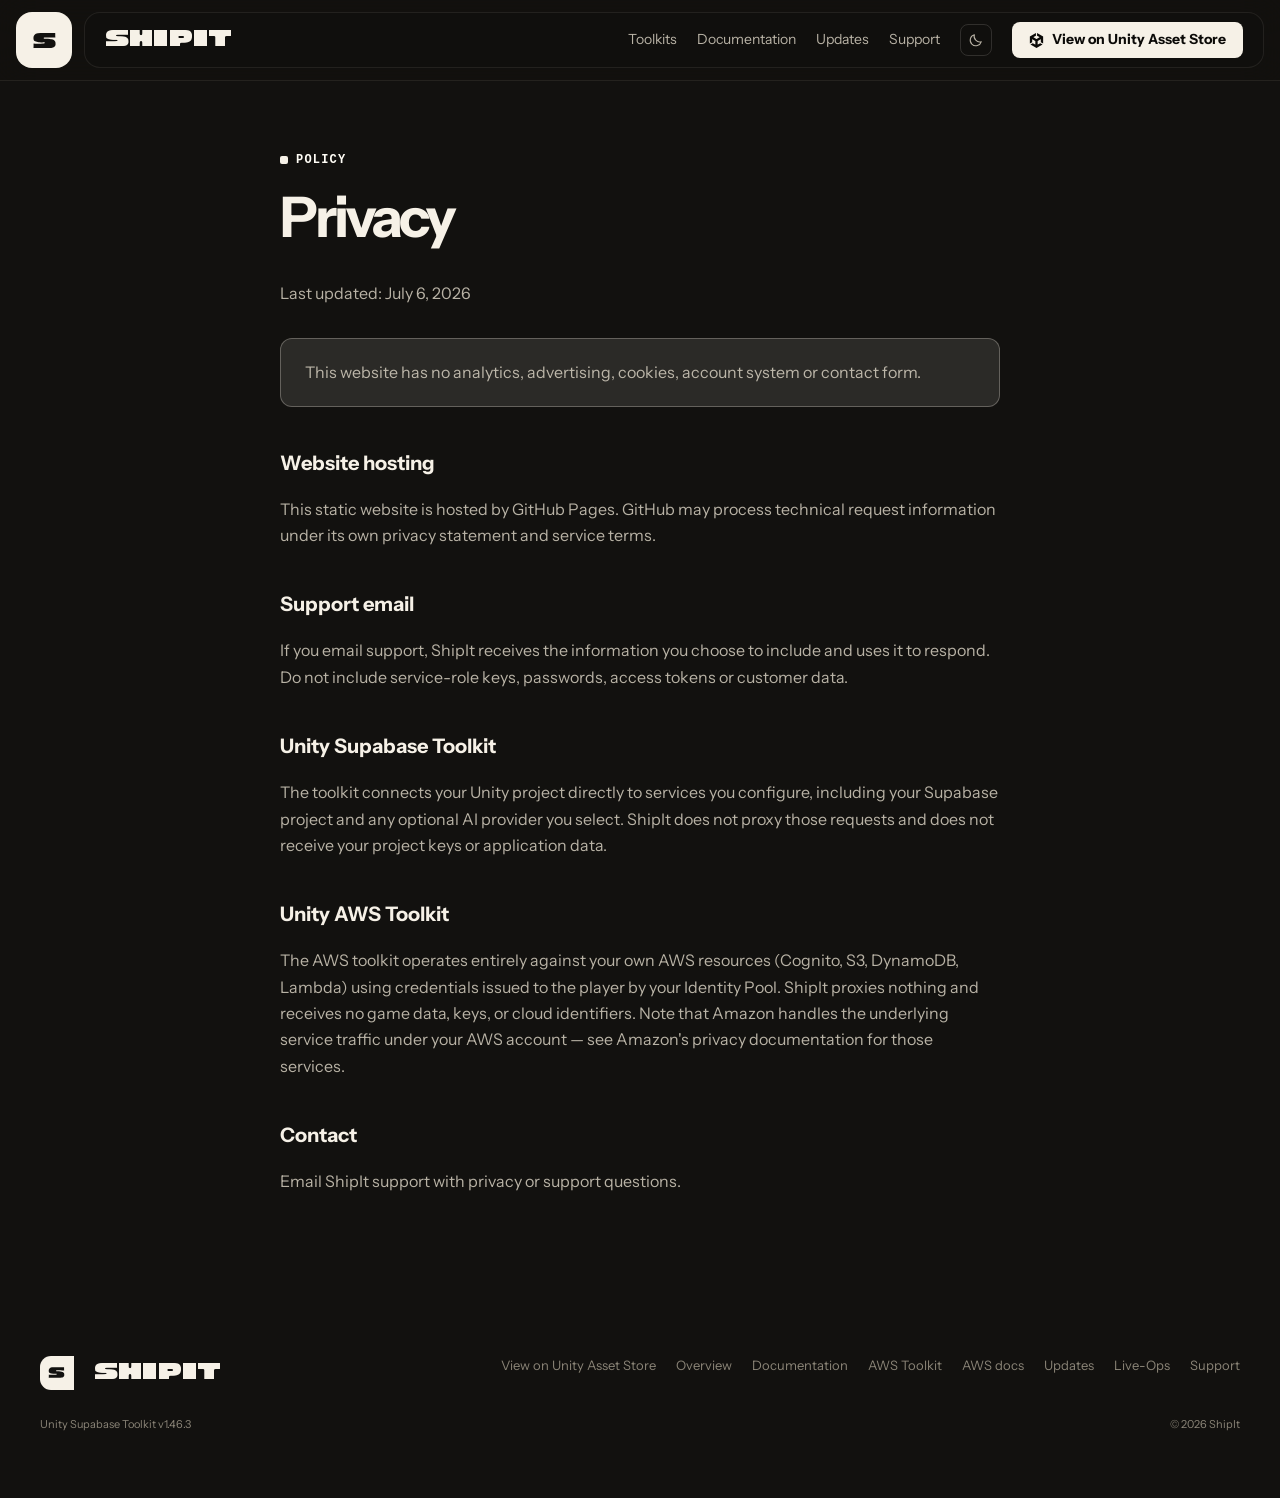
<file: privacy.html>
<!doctype html>
<html lang="en">
<head>
  <meta charset="utf-8" />
  <meta name="viewport" content="width=device-width, initial-scale=1" />
  <title>Privacy — ShipIt</title>
  <meta name="description" content="Privacy information for the ShipIt website and Unity Supabase Toolkit." />
  <meta name="theme-color" content="#12110F" />
  <link rel="canonical" href="https://shipit-unity.github.io/privacy.html" />
  <meta property="og:type" content="website" />
  <meta property="og:title" content="Privacy — ShipIt" />
  <meta property="og:description" content="How the ShipIt website and Unity Supabase Toolkit handle project data and support communication." />
  <meta property="og:url" content="https://shipit-unity.github.io/privacy.html" />
  <meta property="og:image" content="https://shipit-unity.github.io/assets/toolkit-overview.png" />
  <meta name="twitter:card" content="summary_large_image" />
  <link rel="icon" type="image/svg+xml" href="assets/brand/favicon.svg" />
  <link rel="apple-touch-icon" href="assets/brand/apple-touch-icon.png" />
  <link rel="preconnect" href="https://fonts.googleapis.com" />
<link rel="preconnect" href="https://fonts.gstatic.com" crossorigin />
<link href="https://fonts.googleapis.com/css2?family=Instrument+Sans:ital,wght@0,400..700;1,400..700&family=Instrument+Serif:ital@0;1&family=JetBrains+Mono:wght@400;500;700&display=swap" rel="stylesheet" />
<script>try{if(localStorage.getItem("shipit-theme")==="light")document.documentElement.setAttribute("data-theme","light")}catch(e){}</script>
<link rel="stylesheet" href="styles.css?v=20260944" />
<link rel="stylesheet" href="accent-global.css?v=20260944" />
  <script src="site-config.js" defer></script>
  <script src="site.js" defer></script>
</head>
<body>
  <a class="skip-link" href="#main-content">Skip to content</a>
  <nav class="site-nav" aria-label="Primary navigation">
    <a class="nav-mark" href="index.html" aria-label="ShipIt home"></a>
    <div class="shell nav-inner">
      <a class="brand" href="index.html" aria-label="ShipIt home"><span>SHIPIT</span></a>
      <div class="nav-links">
        <div class="nav-drop">
          <a href="index.html#toolkits">Toolkits</a>
          <div class="nav-drop-panel">
            <div class="nav-drop-row">
              <span class="nav-drop-name">Unity Supabase Toolkit</span>
              <span class="nav-drop-acts">
                <a class="nav-drop-act nav-drop-store" data-store-link href="store.html" aria-label="Unity Supabase Toolkit on the Unity Asset Store">Unity Asset Store</a>
                <a class="nav-drop-act" href="documentation.html" aria-label="Supabase Toolkit documentation"><svg viewBox="0 0 16 16" width="14" height="14" aria-hidden="true" focusable="false"><path d="M4.2 2.2h4.9l3 3v8.6H4.2Z" fill="none" stroke="currentColor" stroke-width="1.3" stroke-linejoin="round"/><path d="M9.1 2.2v3h3M6.3 8.4h3.6M6.3 10.8h3.6" fill="none" stroke="currentColor" stroke-width="1.3" stroke-linecap="round"/></svg></a>
              </span>
            </div>
            <div class="nav-drop-row">
              <span class="nav-drop-name">Unity AWS Toolkit</span>
              <span class="nav-drop-acts">
                <a class="nav-drop-act" href="aws-documentation.html" aria-label="AWS Toolkit documentation"><svg viewBox="0 0 16 16" width="14" height="14" aria-hidden="true" focusable="false"><path d="M4.2 2.2h4.9l3 3v8.6H4.2Z" fill="none" stroke="currentColor" stroke-width="1.3" stroke-linejoin="round"/><path d="M9.1 2.2v3h3M6.3 8.4h3.6M6.3 10.8h3.6" fill="none" stroke="currentColor" stroke-width="1.3" stroke-linecap="round"/></svg></a>
              </span>
            </div>
            <div class="nav-drop-row">
              <span class="nav-drop-name">Unity Firebase Toolkit</span>
              <span class="nav-drop-soon">Soon</span>
            </div>
          </div>
        </div>
        <a href="documentation.html">Documentation</a>
        <a href="updates.html">Updates</a>
        <a data-support-link href="mailto:shipit.unity@gmail.com">Support</a>
        <button class="theme-toggle" type="button" data-theme-toggle aria-label="Switch to light mode" aria-pressed="false"><svg class="icon-moon" viewBox="0 0 24 24" width="16" height="16" aria-hidden="true" focusable="false"><path d="M20 14.5A8.5 8.5 0 0 1 9.5 4a8.5 8.5 0 1 0 10.5 10.5Z" fill="none" stroke="currentColor" stroke-width="1.6" stroke-linejoin="round"/></svg><svg class="icon-sun" viewBox="0 0 24 24" width="16" height="16" aria-hidden="true" focusable="false"><circle cx="12" cy="12" r="4" fill="none" stroke="currentColor" stroke-width="1.6"/><path d="M12 3v2M12 19v2M3 12h2M19 12h2M5.6 5.6 7 7M17 17l1.4 1.4M18.4 5.6 17 7M7 17l-1.4 1.4" fill="none" stroke="currentColor" stroke-width="1.6" stroke-linecap="round"/></svg></button>
        <a class="button small" data-store-link href="store.html"><span data-store-label>Asset Store listing</span></a>
      </div><details class="mobile-nav">
        <summary>Menu</summary>
        <div class="mobile-nav-panel">
          <a href="index.html#toolkits">Toolkits</a>
          <a href="documentation.html">Documentation</a>
          <a href="updates.html">Updates</a>
          <a data-support-link href="mailto:shipit.unity@gmail.com">Email support</a>
          <a href="index.html">Overview</a>
          <a href="aws-toolkit.html">AWS Toolkit</a>
          <a href="aws-documentation.html">AWS docs</a>
          <a href="live-ops.html">Live-Ops</a>
          <a href="privacy.html" aria-current="page">Privacy</a>
          <button class="theme-toggle" type="button" data-theme-toggle aria-label="Switch to light mode" aria-pressed="false"><svg class="icon-moon" viewBox="0 0 24 24" width="16" height="16" aria-hidden="true" focusable="false"><path d="M20 14.5A8.5 8.5 0 0 1 9.5 4a8.5 8.5 0 1 0 10.5 10.5Z" fill="none" stroke="currentColor" stroke-width="1.6" stroke-linejoin="round"/></svg><svg class="icon-sun" viewBox="0 0 24 24" width="16" height="16" aria-hidden="true" focusable="false"><circle cx="12" cy="12" r="4" fill="none" stroke="currentColor" stroke-width="1.6"/><path d="M12 3v2M12 19v2M3 12h2M19 12h2M5.6 5.6 7 7M17 17l1.4 1.4M18.4 5.6 17 7M7 17l-1.4 1.4" fill="none" stroke="currentColor" stroke-width="1.6" stroke-linecap="round"/></svg></button>
          <a class="button" data-store-link href="store.html"><span data-store-label>Asset Store listing</span></a>
        </div>
</details>
    </div>
  </nav>

  <main class="legal-wrap" id="main-content">
    <div class="eyebrow">Policy</div>
    <h1>Privacy</h1>
    <p>Last updated: July 6, 2026</p>
    <div class="legal-panel">This website has no analytics, advertising, cookies, account system or contact form.</div>

    <h2>Website hosting</h2>
    <p>This static website is hosted by GitHub Pages. GitHub may process technical request information under its own privacy statement and service terms.</p>

    <h2>Support email</h2>
    <p>If you email support, ShipIt receives the information you choose to include and uses it to respond. Do not include service-role keys, passwords, access tokens or customer data.</p>

    <h2>Unity Supabase Toolkit</h2>
    <p>The toolkit connects your Unity project directly to services you configure, including your Supabase project and any optional AI provider you select. ShipIt does not proxy those requests and does not receive your project keys or application data.</p>

    <h2>Unity AWS Toolkit</h2>
    <p>The AWS toolkit operates entirely against your own AWS resources (Cognito, S3, DynamoDB, Lambda) using credentials issued to the player by your Identity Pool. ShipIt proxies nothing and receives no game data, keys, or cloud identifiers. Note that Amazon handles the underlying service traffic under your AWS account — see Amazon's privacy documentation for those services.</p>

    <h2>Contact</h2>
    <p><a data-support-link href="mailto:shipit.unity@gmail.com">Email ShipIt support</a> with privacy or support questions.</p>
  </main>

  <footer class="site-footer">
    <div class="shell">
      <div class="footer-grid">
        <a class="brand" href="index.html" aria-label="ShipIt home"><span class="brand-mark" aria-hidden="true"></span><span>SHIPIT</span></a>
        <div class="footer-links">
          <a data-store-link href="store.html"><span data-store-label>Asset Store listing</span></a>
          <a href="index.html">Overview</a>
          <a href="documentation.html">Documentation</a>
          <a href="aws-toolkit.html">AWS Toolkit</a><a href="aws-documentation.html">AWS docs</a><a href="updates.html">Updates</a>
          <a href="live-ops.html">Live-Ops</a>
                  <a data-support-link href="mailto:shipit.unity@gmail.com">Support</a>
        </div>
      </div>
      <div class="legal"><span>Unity Supabase Toolkit v1.46.3</span><span>© 2026 ShipIt</span></div>
    </div>
  </footer>
</body>
</html>
</file>
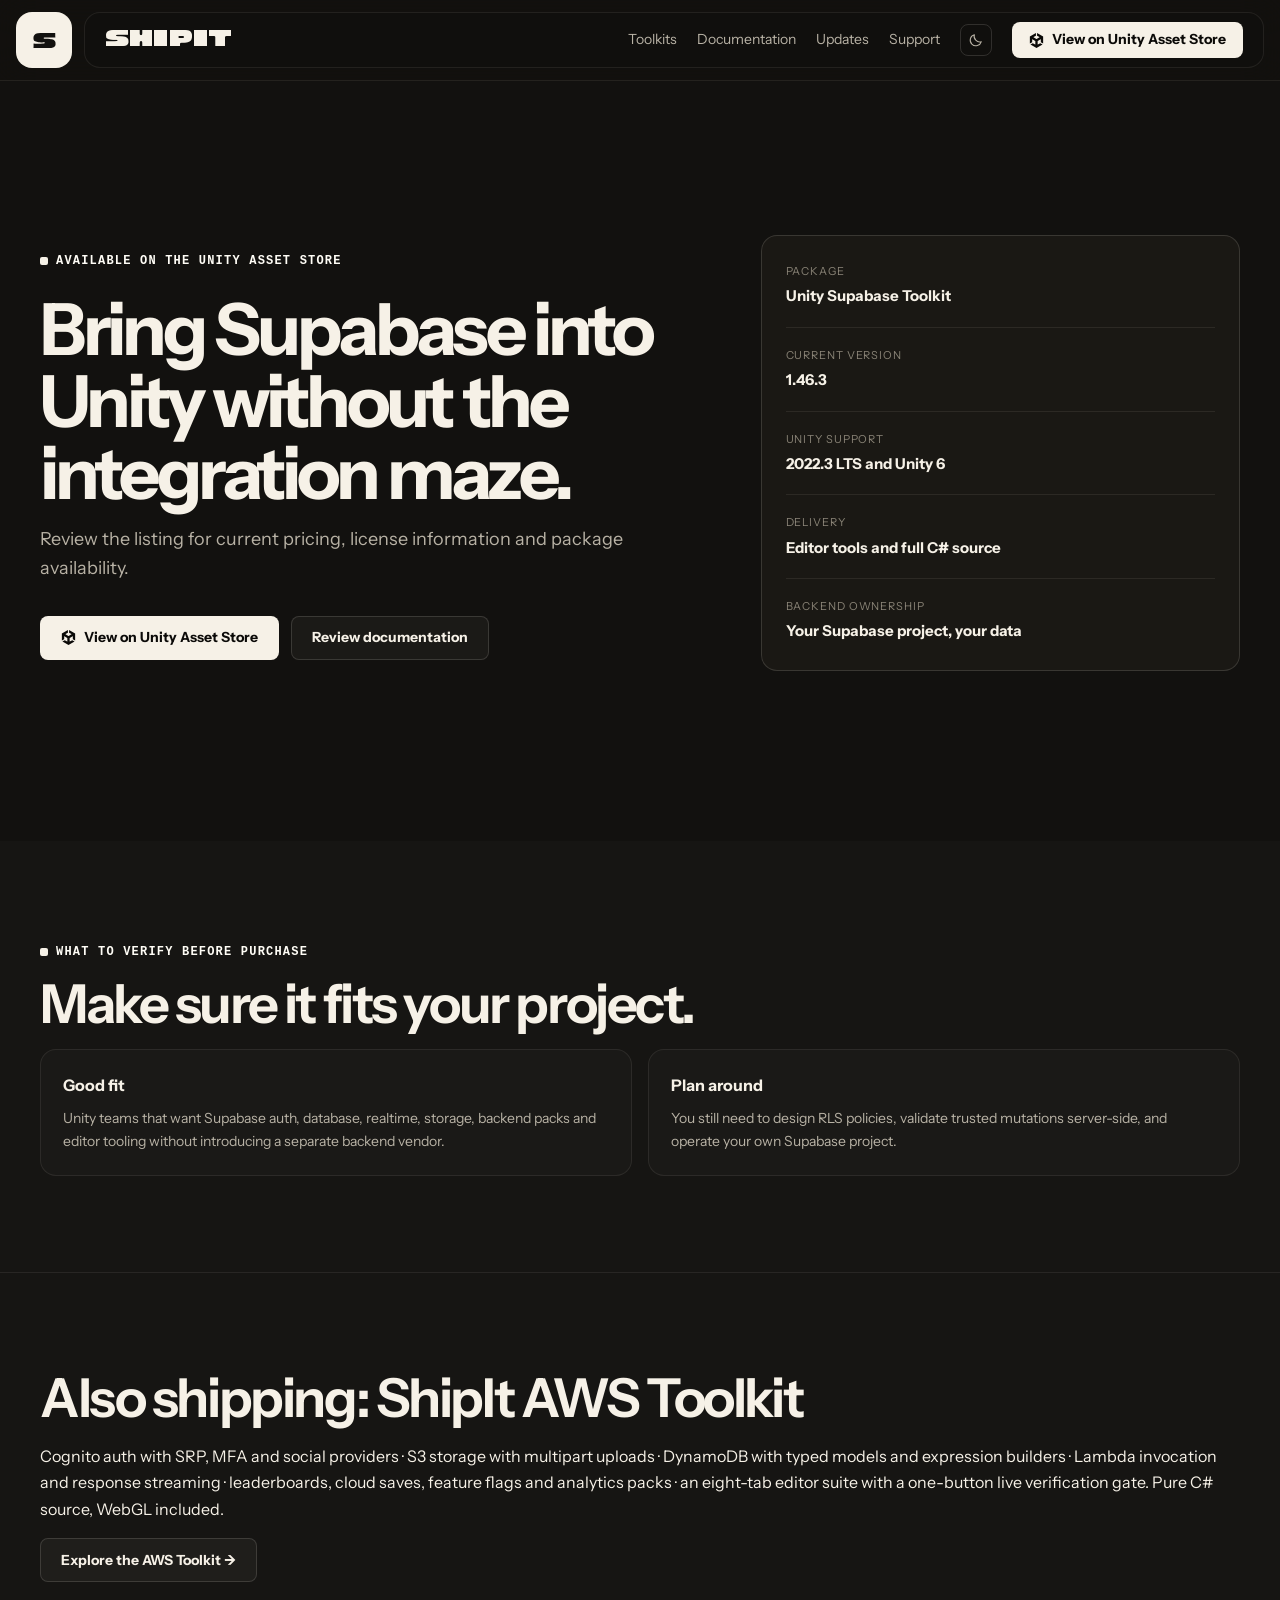
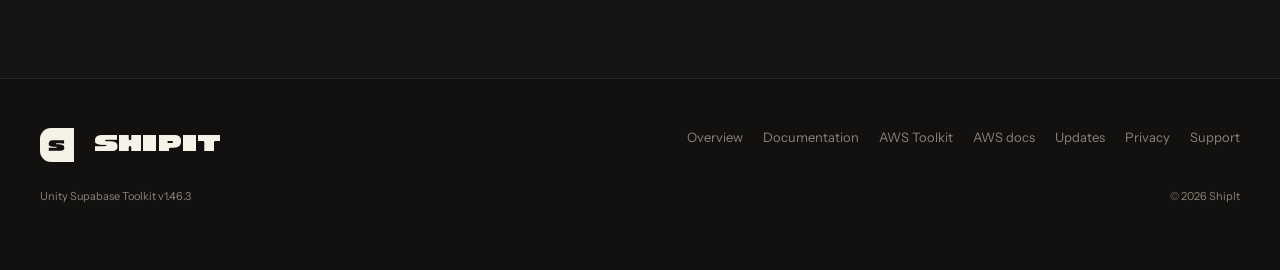
<file: store.html>
<!doctype html>
<html lang="en">
<head>
  <meta charset="utf-8" />
  <meta name="viewport" content="width=device-width, initial-scale=1" />
  <title>Asset Store listing — Unity Supabase Toolkit</title>
  <meta name="description" content="Unity Asset Store availability for the ShipIt Unity Supabase Toolkit." />
  <meta name="theme-color" content="#12110F" />
  <link rel="canonical" href="https://shipit-unity.github.io/store.html" />
  <meta property="og:type" content="website" />
  <meta property="og:title" content="Unity Supabase Toolkit — Asset Store listing" />
  <meta property="og:description" content="Package availability, compatibility and purchase information." />
  <meta property="og:url" content="https://shipit-unity.github.io/store.html" />
  <meta property="og:image" content="https://shipit-unity.github.io/assets/toolkit-overview.png" />
  <meta name="twitter:card" content="summary_large_image" />
  <link rel="icon" type="image/svg+xml" href="assets/brand/favicon.svg" />
  <link rel="apple-touch-icon" href="assets/brand/apple-touch-icon.png" />
  <link rel="preconnect" href="https://fonts.googleapis.com" />
<link rel="preconnect" href="https://fonts.gstatic.com" crossorigin />
<link href="https://fonts.googleapis.com/css2?family=Instrument+Sans:ital,wght@0,400..700;1,400..700&family=Instrument+Serif:ital@0;1&family=JetBrains+Mono:wght@400;500;700&display=swap" rel="stylesheet" />
<script>try{if(localStorage.getItem("shipit-theme")==="light")document.documentElement.setAttribute("data-theme","light")}catch(e){}</script>
<link rel="stylesheet" href="styles.css?v=20260944" />
<link rel="stylesheet" href="accent-product.css?v=20260944" />
  <script src="site-config.js" defer></script>
  <script src="site.js" defer></script>
</head>
<body>
  <a class="skip-link" href="#main-content">Skip to content</a>
  <nav class="site-nav" aria-label="Primary navigation">
    <a class="nav-mark" href="index.html" aria-label="ShipIt home"></a>
    <div class="shell nav-inner">
      <a class="brand" href="index.html" aria-label="ShipIt home"><span>SHIPIT</span></a>
      <div class="nav-links">
        <div class="nav-drop">
          <a href="index.html#toolkits">Toolkits</a>
          <div class="nav-drop-panel">
            <div class="nav-drop-row">
              <span class="nav-drop-name">Unity Supabase Toolkit</span>
              <span class="nav-drop-acts">
                <a class="nav-drop-act nav-drop-store" data-store-link href="store.html" aria-label="Unity Supabase Toolkit on the Unity Asset Store">Unity Asset Store</a>
                <a class="nav-drop-act" href="documentation.html" aria-label="Supabase Toolkit documentation"><svg viewBox="0 0 16 16" width="14" height="14" aria-hidden="true" focusable="false"><path d="M4.2 2.2h4.9l3 3v8.6H4.2Z" fill="none" stroke="currentColor" stroke-width="1.3" stroke-linejoin="round"/><path d="M9.1 2.2v3h3M6.3 8.4h3.6M6.3 10.8h3.6" fill="none" stroke="currentColor" stroke-width="1.3" stroke-linecap="round"/></svg></a>
              </span>
            </div>
            <div class="nav-drop-row">
              <span class="nav-drop-name">Unity AWS Toolkit</span>
              <span class="nav-drop-acts">
                <a class="nav-drop-act" href="aws-documentation.html" aria-label="AWS Toolkit documentation"><svg viewBox="0 0 16 16" width="14" height="14" aria-hidden="true" focusable="false"><path d="M4.2 2.2h4.9l3 3v8.6H4.2Z" fill="none" stroke="currentColor" stroke-width="1.3" stroke-linejoin="round"/><path d="M9.1 2.2v3h3M6.3 8.4h3.6M6.3 10.8h3.6" fill="none" stroke="currentColor" stroke-width="1.3" stroke-linecap="round"/></svg></a>
              </span>
            </div>
            <div class="nav-drop-row">
              <span class="nav-drop-name">Unity Firebase Toolkit</span>
              <span class="nav-drop-soon">Soon</span>
            </div>
          </div>
        </div>
        <a href="documentation.html">Documentation</a>
        <a href="updates.html">Updates</a>
        <a data-support-link href="mailto:shipit.unity@gmail.com">Support</a>
        <button class="theme-toggle" type="button" data-theme-toggle aria-label="Switch to light mode" aria-pressed="false"><svg class="icon-moon" viewBox="0 0 24 24" width="16" height="16" aria-hidden="true" focusable="false"><path d="M20 14.5A8.5 8.5 0 0 1 9.5 4a8.5 8.5 0 1 0 10.5 10.5Z" fill="none" stroke="currentColor" stroke-width="1.6" stroke-linejoin="round"/></svg><svg class="icon-sun" viewBox="0 0 24 24" width="16" height="16" aria-hidden="true" focusable="false"><circle cx="12" cy="12" r="4" fill="none" stroke="currentColor" stroke-width="1.6"/><path d="M12 3v2M12 19v2M3 12h2M19 12h2M5.6 5.6 7 7M17 17l1.4 1.4M18.4 5.6 17 7M7 17l-1.4 1.4" fill="none" stroke="currentColor" stroke-width="1.6" stroke-linecap="round"/></svg></button>
        <a class="button small" data-store-link href="store.html"><span data-store-label>Asset Store listing</span></a>
      </div><details class="mobile-nav">
        <summary>Menu</summary>
        <div class="mobile-nav-panel">
          <a href="index.html#toolkits">Toolkits</a>
          <a href="documentation.html">Documentation</a>
          <a href="updates.html">Updates</a>
          <a data-support-link href="mailto:shipit.unity@gmail.com">Email support</a>
          <a href="index.html">Overview</a>
          <a href="aws-toolkit.html">AWS Toolkit</a>
          <a href="aws-documentation.html">AWS docs</a>
          <a href="live-ops.html">Live-Ops</a>
          <a href="privacy.html">Privacy</a>
          <button class="theme-toggle" type="button" data-theme-toggle aria-label="Switch to light mode" aria-pressed="false"><svg class="icon-moon" viewBox="0 0 24 24" width="16" height="16" aria-hidden="true" focusable="false"><path d="M20 14.5A8.5 8.5 0 0 1 9.5 4a8.5 8.5 0 1 0 10.5 10.5Z" fill="none" stroke="currentColor" stroke-width="1.6" stroke-linejoin="round"/></svg><svg class="icon-sun" viewBox="0 0 24 24" width="16" height="16" aria-hidden="true" focusable="false"><circle cx="12" cy="12" r="4" fill="none" stroke="currentColor" stroke-width="1.6"/><path d="M12 3v2M12 19v2M3 12h2M19 12h2M5.6 5.6 7 7M17 17l1.4 1.4M18.4 5.6 17 7M7 17l-1.4 1.4" fill="none" stroke="currentColor" stroke-width="1.6" stroke-linecap="round"/></svg></button>
          <a class="button" data-store-link href="store.html"><span data-store-label>Asset Store listing</span></a>
        </div>
</details>
    </div>
  </nav>

  <main id="main-content">
    <section class="store-hero" data-store-pending>
      <div class="shell store-layout">
        <div>
          <div class="eyebrow">Available on the Unity Asset Store</div>
          <h1>Bring Supabase into Unity <span class="gradient-text">without the integration maze.</span></h1>
          <p>Review the listing for current pricing, license information and package availability.</p>
          <div class="hero-actions">
            <a class="button" data-store-link href="https://assetstore.unity.com/packages/tools/network/shipit-supabase-toolkit-390774"><span data-store-label>View on Unity Asset Store</span></a>
            <a class="button secondary" href="documentation.html">Review documentation</a>
          </div>
        </div>
        <aside class="store-card" aria-label="Current package information">
          <div><span>Package</span><strong>Unity Supabase Toolkit</strong></div>
          <div><span>Current version</span><strong>1.46.3</strong></div>
          <div><span>Unity support</span><strong>2022.3 LTS and Unity 6</strong></div>
          <div><span>Delivery</span><strong>Editor tools and full C# source</strong></div>
          <div><span>Render pipelines</span><strong>Built-in, URP and HDRP projects</strong></div>
          <div><span>Backend ownership</span><strong>Your Supabase project, your data</strong></div>
        </aside>
      </div>
    </section>

    <section class="store-hero" data-store-ready hidden>
      <div class="shell store-layout">
        <div>
          <div class="eyebrow">Available on the Unity Asset Store</div>
          <h1>Bring Supabase into Unity <span class="gradient-text">without the integration maze.</span></h1>
          <p>Review the listing for current pricing, license information and package availability.</p>
          <div class="hero-actions">
            <a class="button" data-store-link href="store.html"><span data-store-label>View on Unity Asset Store</span></a>
            <a class="button secondary" href="documentation.html">Review documentation</a>
          </div>
        </div>
        <aside class="store-card" aria-label="Package information">
          <div><span>Package</span><strong>Unity Supabase Toolkit</strong></div>
          <div><span>Current version</span><strong>1.46.3</strong></div>
          <div><span>Unity support</span><strong>2022.3 LTS and Unity 6</strong></div>
          <div><span>Delivery</span><strong>Editor tools and full C# source</strong></div>
          <div><span>Backend ownership</span><strong>Your Supabase project, your data</strong></div>
        </aside>
      </div>
    </section>

    <section class="section section-tinted">
      <div class="shell">
        <div class="section-label">What to verify before purchase</div>
        <h2 class="section-heading">Make sure it fits your project.</h2>
        <div class="compatibility-panel store-checks">
          <div><strong>Good fit</strong><p>Unity teams that want Supabase auth, database, realtime, storage, backend packs and editor tooling without introducing a separate backend vendor.</p></div>
          <div><strong>Plan around</strong><p>You still need to design RLS policies, validate trusted mutations server-side, and operate your own Supabase project.</p></div>
        </div>
      </div>
    </section>

    <section class="section section-tinted" aria-labelledby="aws-store-title">
      <div class="shell">
        <h2 class="section-heading" id="aws-store-title">Also shipping: ShipIt AWS Toolkit</h2>
        <p>Cognito auth with SRP, MFA and social providers · S3 storage with
        multipart uploads · DynamoDB with typed models and expression builders ·
        Lambda invocation and response streaming · leaderboards, cloud saves,
        feature flags and analytics packs · an eight-tab editor suite with a
        one-button live verification gate. Pure C# source, WebGL included.</p>
        <a class="button secondary" href="aws-toolkit.html">Explore the AWS Toolkit →</a>
      </div>
    </section>
  </main>

  <footer class="site-footer">
    <div class="shell">
      <div class="footer-grid">
        <a class="brand" href="index.html" aria-label="ShipIt home"><span class="brand-mark" aria-hidden="true"></span><span>SHIPIT</span></a>
        <div class="footer-links">
          <a href="index.html">Overview</a>
          <a href="documentation.html">Documentation</a>
          <a href="aws-toolkit.html">AWS Toolkit</a><a href="aws-documentation.html">AWS docs</a><a href="updates.html">Updates</a>
          <a href="privacy.html">Privacy</a>
                  <a data-support-link href="mailto:shipit.unity@gmail.com">Support</a>
        </div>
      </div>
      <div class="legal"><span>Unity Supabase Toolkit v1.46.3</span><span>© 2026 ShipIt</span></div>
    </div>
  </footer>
</body>
</html>
</file>
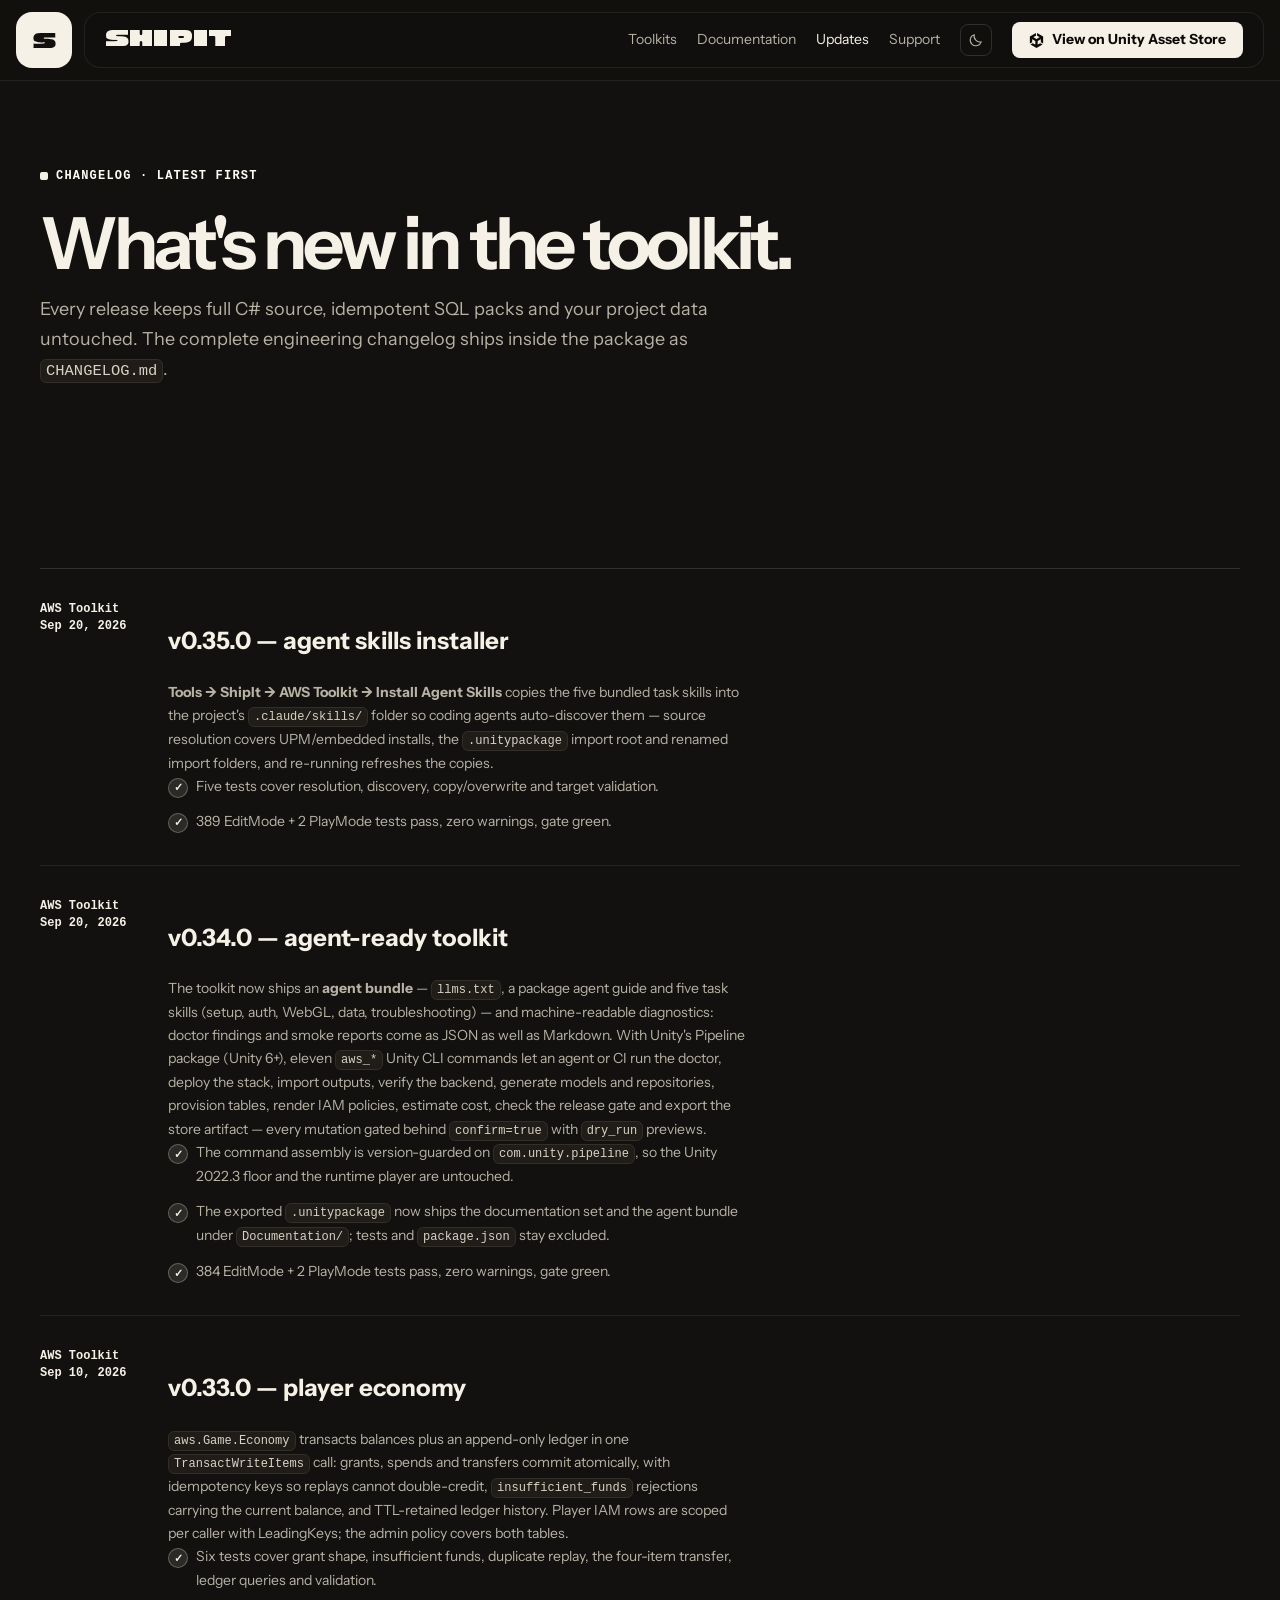
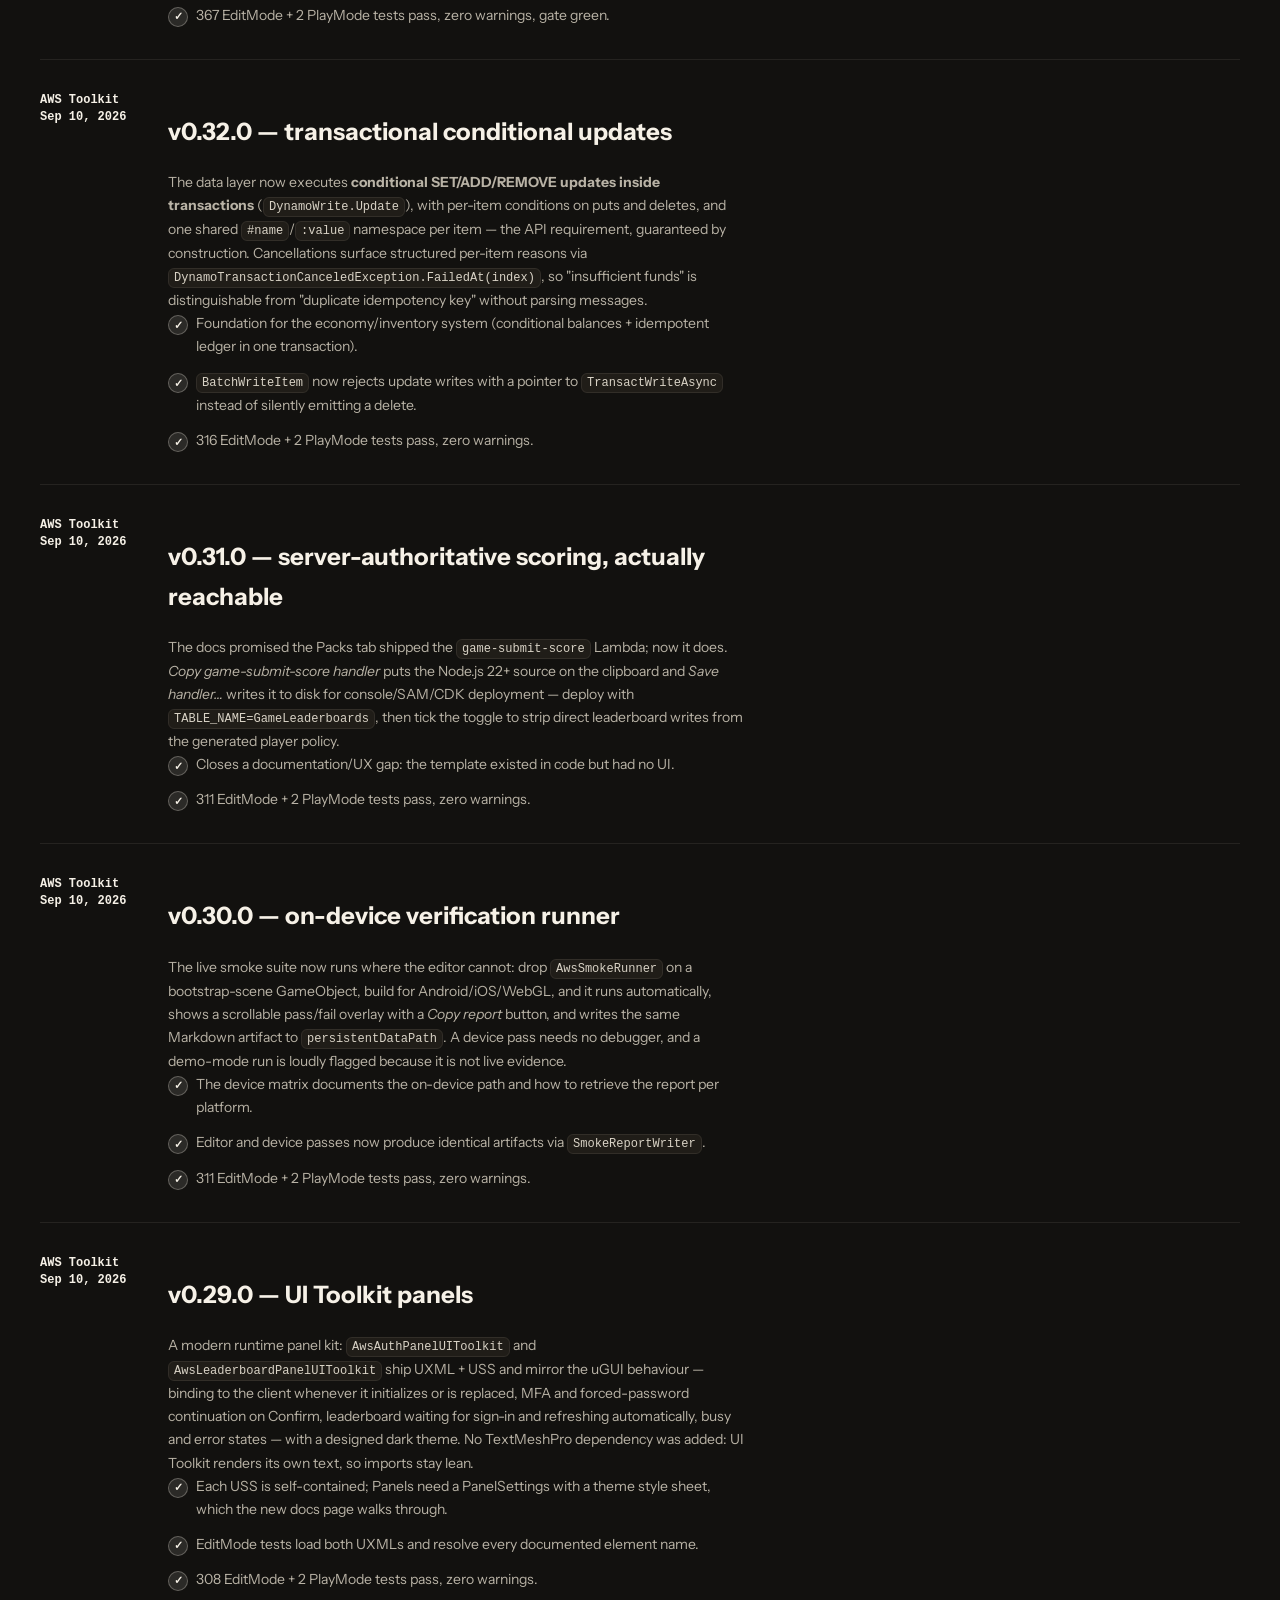
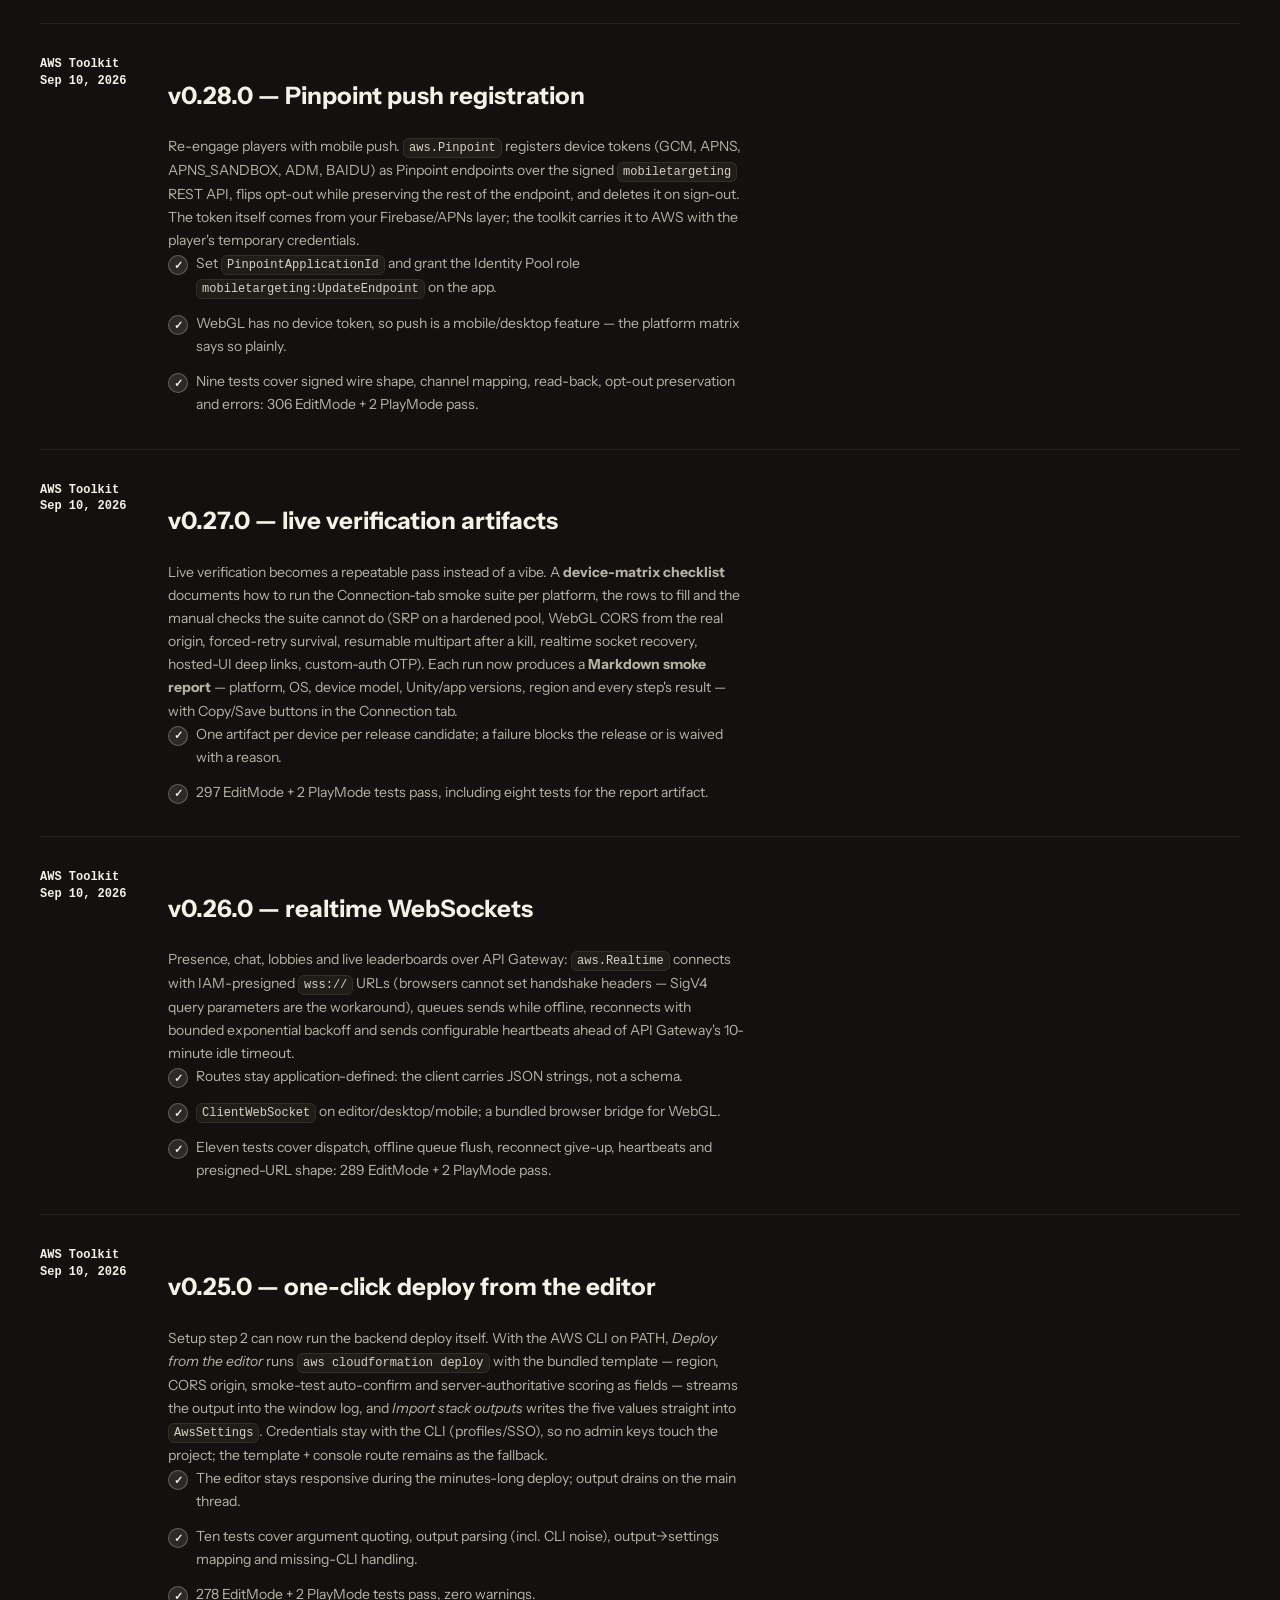
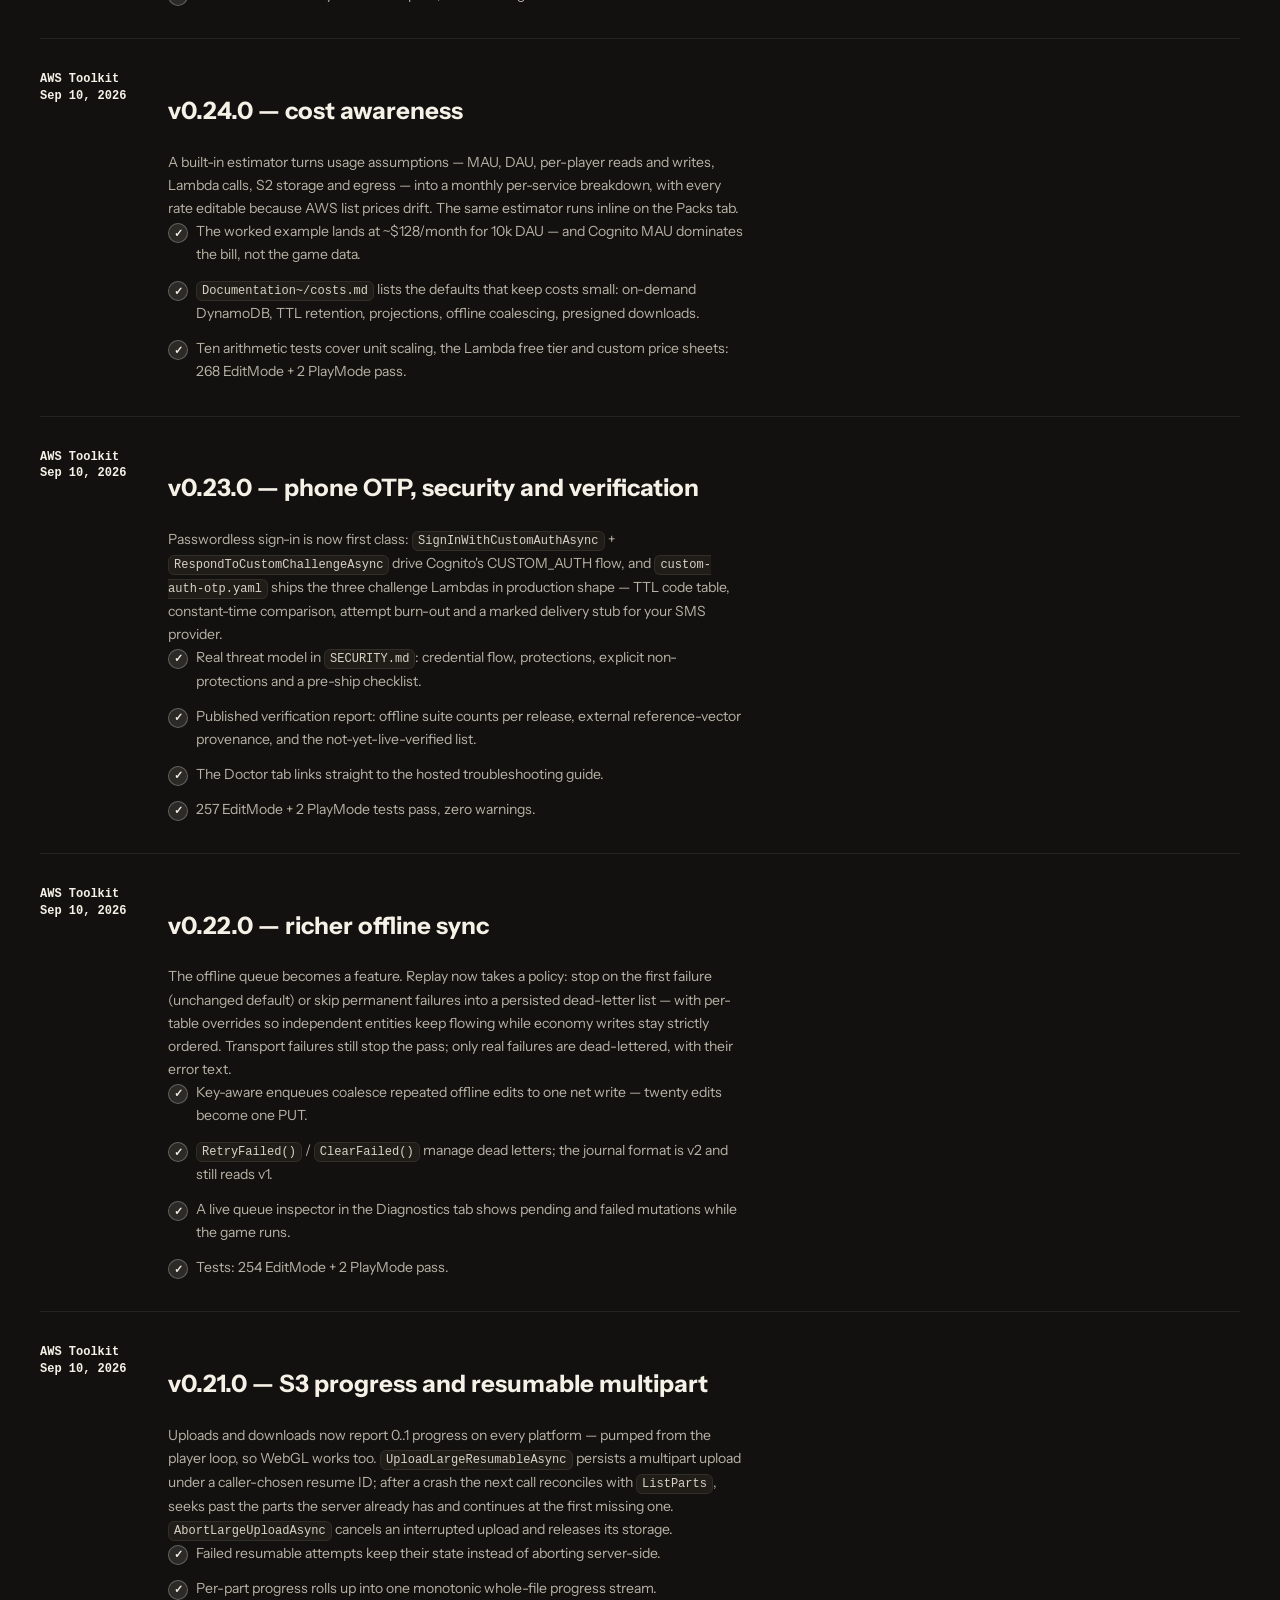
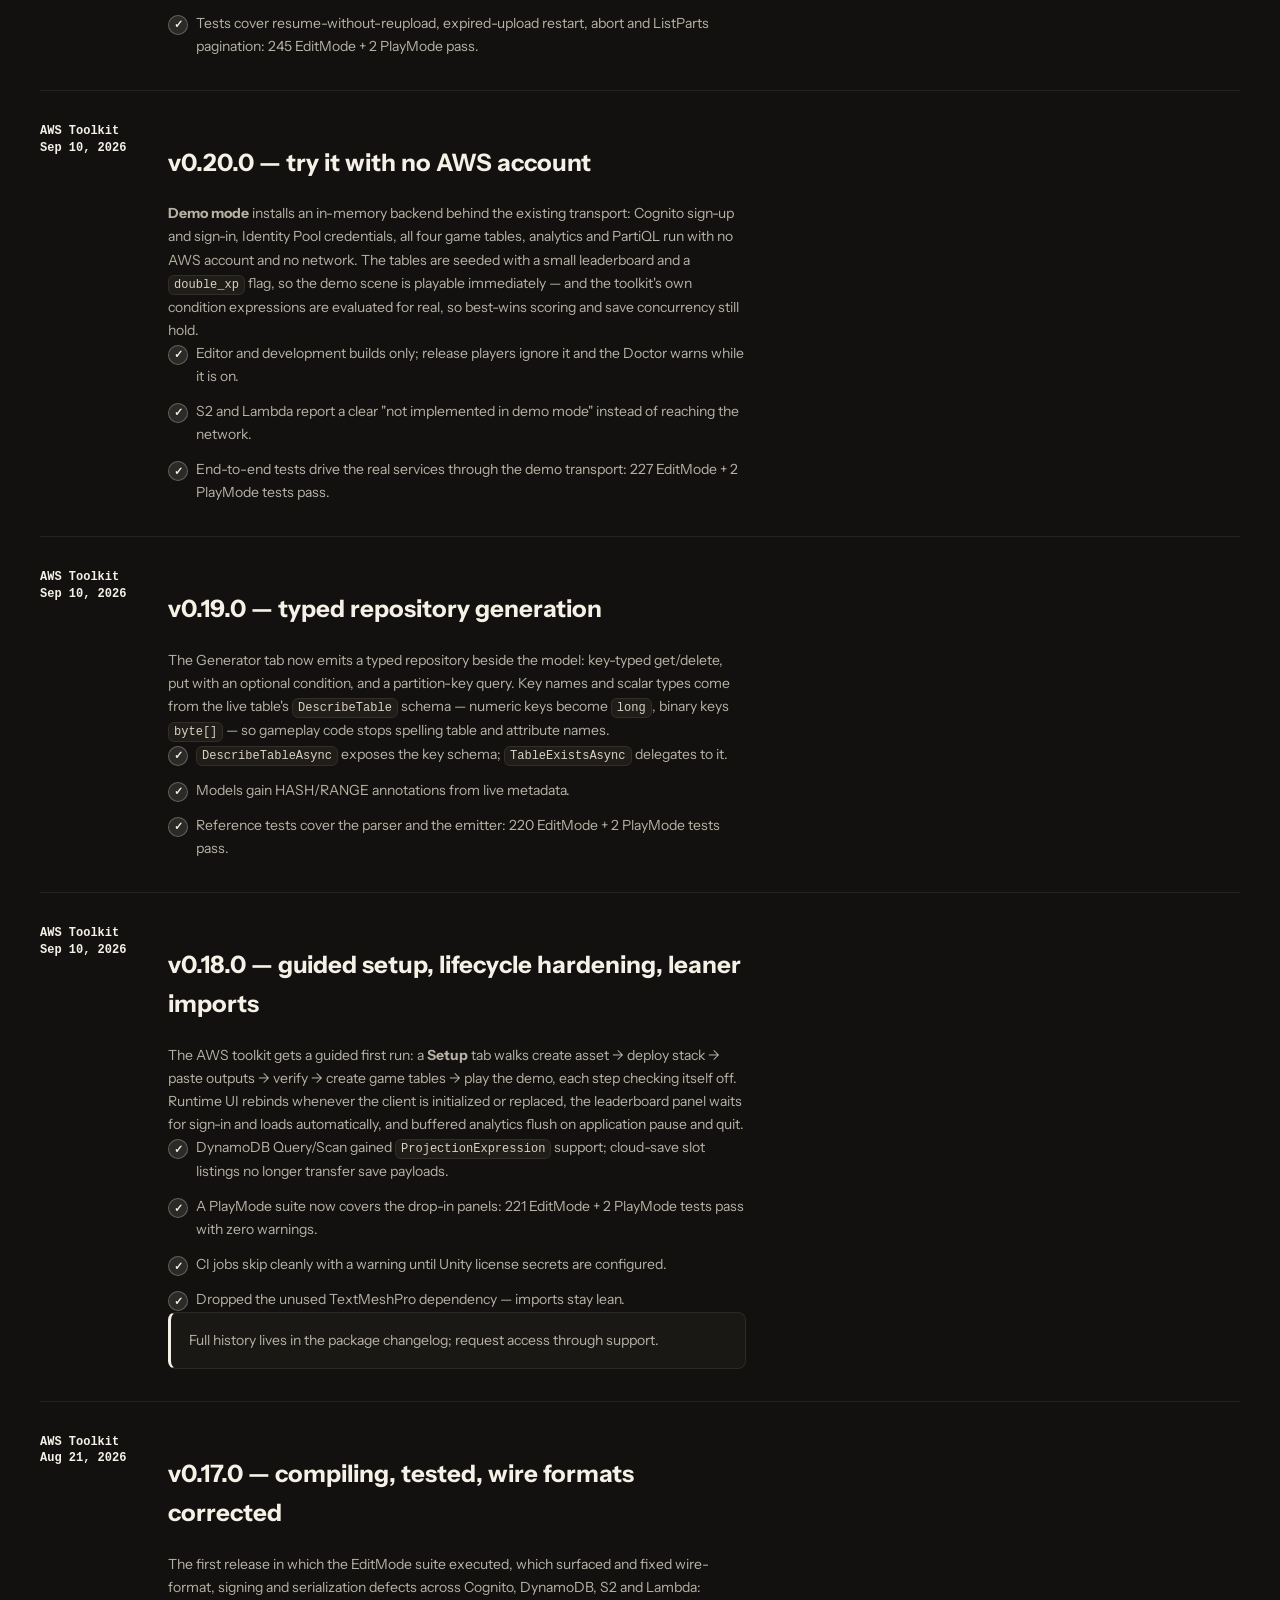
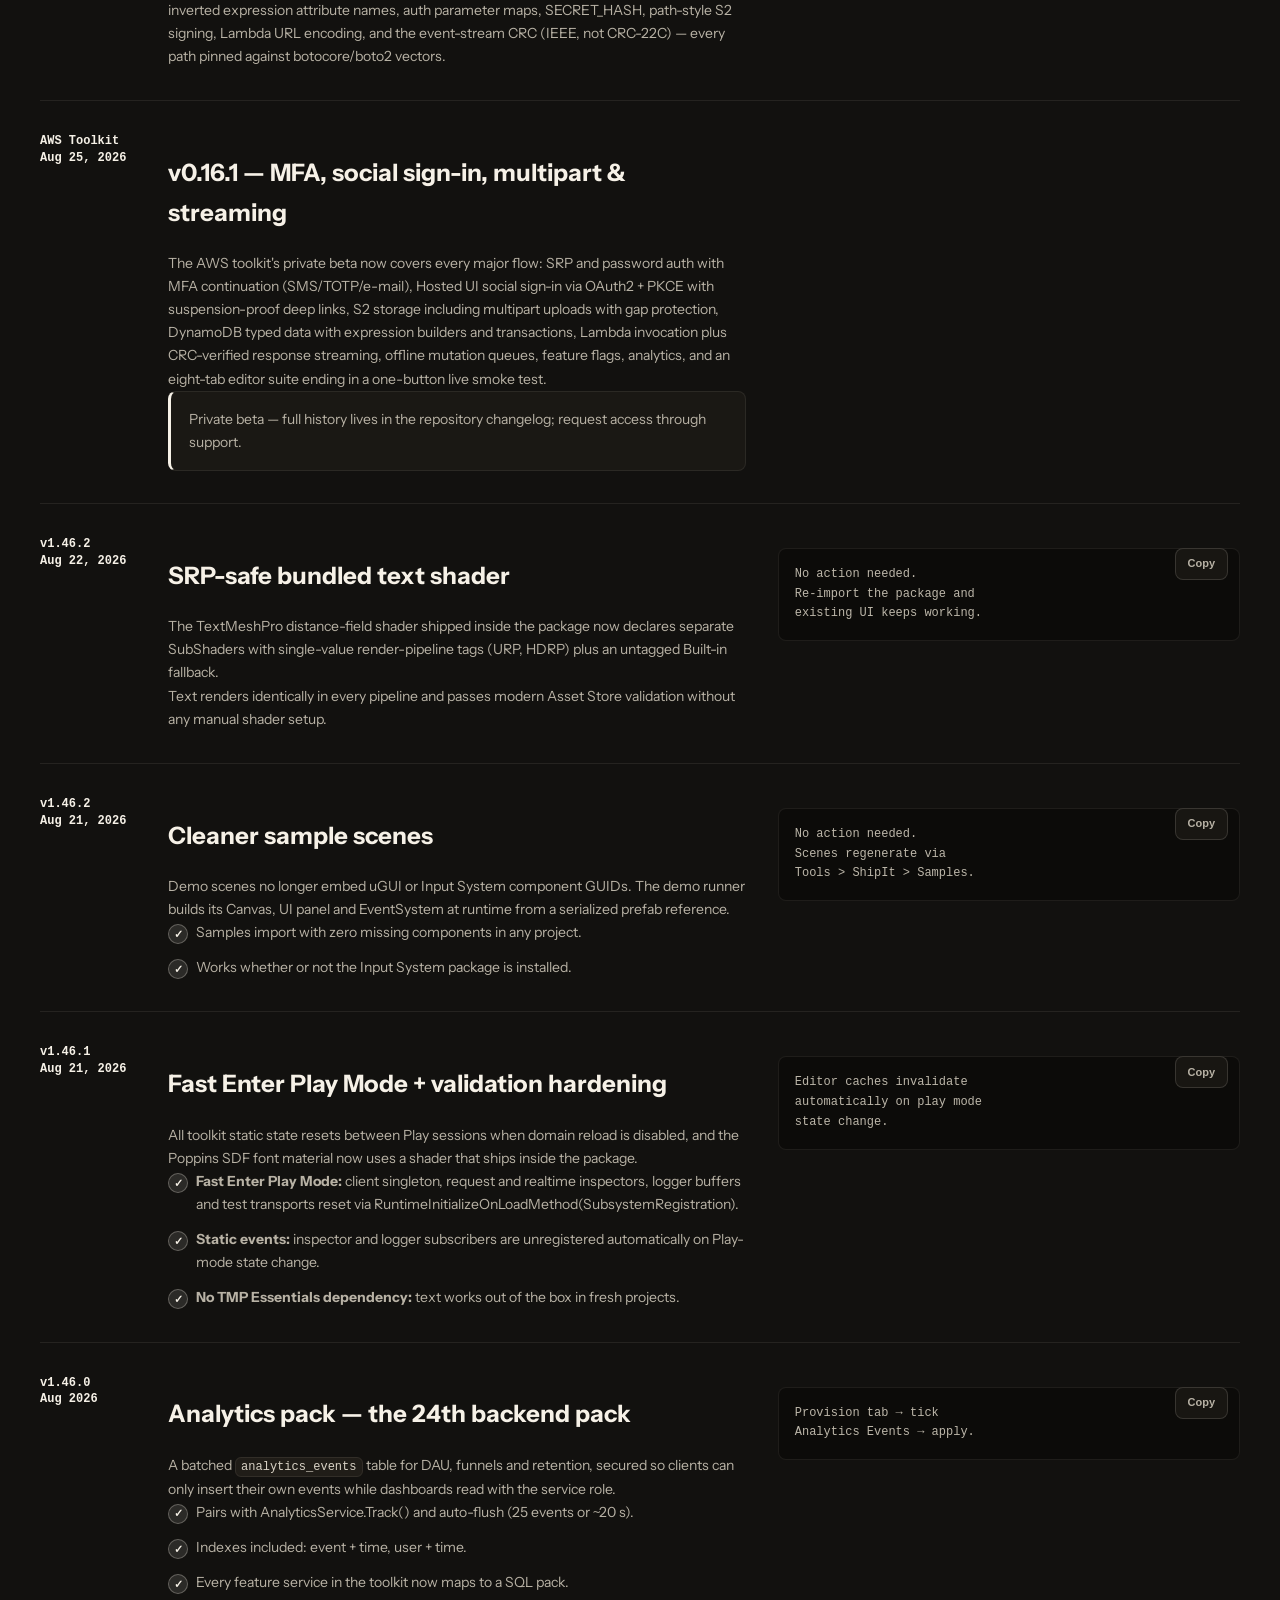
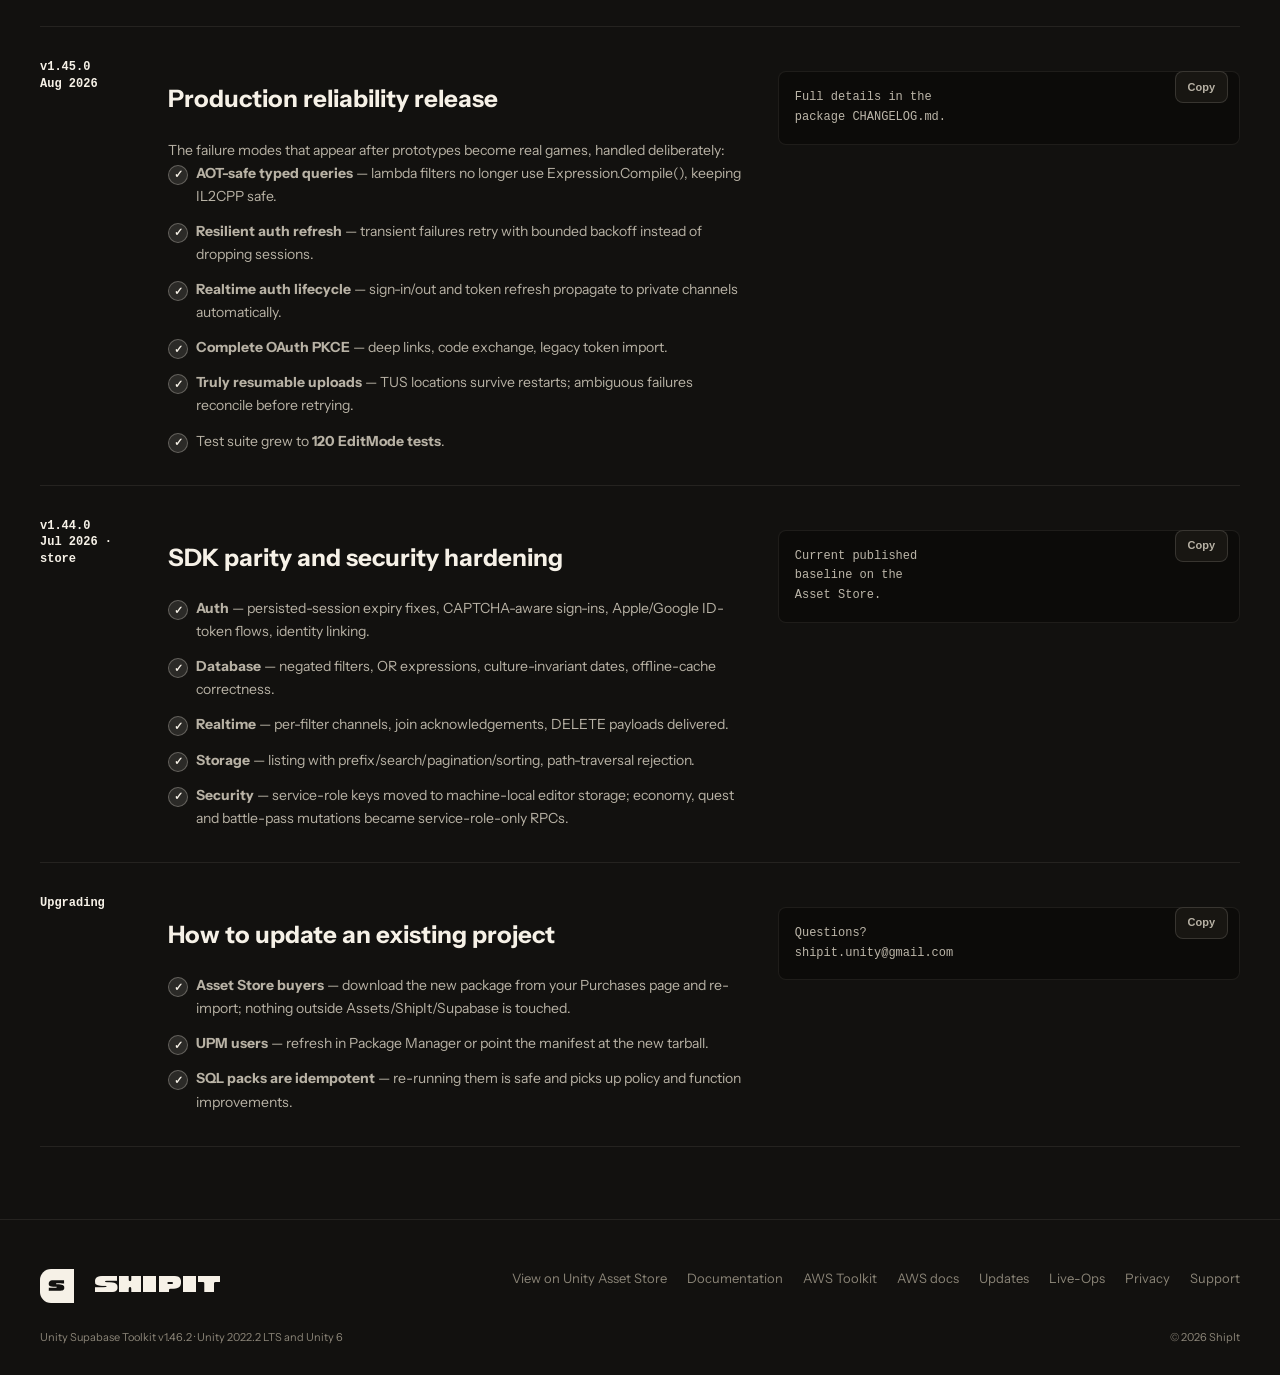
<file: updates.html>
<!doctype html>
<html lang="en">
<head>
  <meta charset="utf-8" />
  <meta name="viewport" content="width=device-width, initial-scale=1" />
  <title>Release notes — Unity Supabase Toolkit</title>
  <meta name="description" content="What changed in each version of the ShipIt Unity Supabase Toolkit: new backend packs, reliability fixes and editor tooling updates." />
  <meta name="theme-color" content="#12110F" />
  <link rel="canonical" href="https://shipit-unity.github.io/updates.html" />
  <meta property="og:type" content="website" />
  <meta property="og:title" content="Unity Supabase Toolkit release notes" />
  <meta property="og:description" content="Version history for the ShipIt Unity Supabase Toolkit." />
  <meta property="og:url" content="https://shipit-unity.github.io/updates.html" />
  <link rel="icon" type="image/svg+xml" href="assets/brand/favicon.svg" />
  <link rel="apple-touch-icon" href="assets/brand/apple-touch-icon.png" />
  <link rel="preconnect" href="https://fonts.googleapis.com" />
<link rel="preconnect" href="https://fonts.gstatic.com" crossorigin />
<link href="https://fonts.googleapis.com/css2?family=Instrument+Sans:ital,wght@0,400..700;1,400..700&family=Instrument+Serif:ital@0;1&family=JetBrains+Mono:wght@400;500;700&display=swap" rel="stylesheet" />
<script>try{if(localStorage.getItem("shipit-theme")==="light")document.documentElement.setAttribute("data-theme","light")}catch(e){}</script>
<link rel="stylesheet" href="styles.css?v=20260944" />
<link rel="stylesheet" href="accent-product.css?v=20260944" />
  <script src="site-config.js" defer></script>
  <script src="site.js" defer></script>
</head>
<body>
  <a class="skip-link" href="#main-content">Skip to main content</a>
  <nav class="site-nav" aria-label="Primary navigation">
    <a class="nav-mark" href="index.html" aria-label="ShipIt home"></a>
    <div class="shell nav-inner">
      <a class="brand" href="index.html" aria-label="ShipIt home">
        
        <span>SHIPIT</span>
        
      </a>
      <div class="nav-links">
        <div class="nav-drop">
          <a href="index.html#toolkits">Toolkits</a>
          <div class="nav-drop-panel">
            <div class="nav-drop-row">
              <span class="nav-drop-name">Unity Supabase Toolkit</span>
              <span class="nav-drop-acts">
                <a class="nav-drop-act nav-drop-store" data-store-link href="store.html" aria-label="Unity Supabase Toolkit on the Unity Asset Store">Unity Asset Store</a>
                <a class="nav-drop-act" href="documentation.html" aria-label="Supabase Toolkit documentation"><svg viewBox="0 0 16 16" width="14" height="14" aria-hidden="true" focusable="false"><path d="M4.2 2.2h4.9l3 3v8.6H4.2Z" fill="none" stroke="currentColor" stroke-width="1.3" stroke-linejoin="round"/><path d="M9.1 2.2v3h3M6.3 8.4h3.6M6.3 10.8h3.6" fill="none" stroke="currentColor" stroke-width="1.3" stroke-linecap="round"/></svg></a>
              </span>
            </div>
            <div class="nav-drop-row">
              <span class="nav-drop-name">Unity AWS Toolkit</span>
              <span class="nav-drop-acts">
                <a class="nav-drop-act" href="aws-documentation.html" aria-label="AWS Toolkit documentation"><svg viewBox="0 0 16 16" width="14" height="14" aria-hidden="true" focusable="false"><path d="M4.2 2.2h4.9l3 3v8.6H4.2Z" fill="none" stroke="currentColor" stroke-width="1.3" stroke-linejoin="round"/><path d="M9.1 2.2v3h3M6.3 8.4h3.6M6.3 10.8h3.6" fill="none" stroke="currentColor" stroke-width="1.3" stroke-linecap="round"/></svg></a>
              </span>
            </div>
            <div class="nav-drop-row">
              <span class="nav-drop-name">Unity Firebase Toolkit</span>
              <span class="nav-drop-soon">Soon</span>
            </div>
          </div>
        </div>
        <a href="documentation.html">Documentation</a>
        <a href="updates.html" aria-current="page">Updates</a>
        <a data-support-link href="mailto:shipit.unity@gmail.com">Support</a>
        <button class="theme-toggle" type="button" data-theme-toggle aria-label="Switch to light mode" aria-pressed="false"><svg class="icon-moon" viewBox="0 0 24 24" width="16" height="16" aria-hidden="true" focusable="false"><path d="M20 14.5A8.5 8.5 0 0 1 9.5 4a8.5 8.5 0 1 0 10.5 10.5Z" fill="none" stroke="currentColor" stroke-width="1.6" stroke-linejoin="round"/></svg><svg class="icon-sun" viewBox="0 0 24 24" width="16" height="16" aria-hidden="true" focusable="false"><circle cx="12" cy="12" r="4" fill="none" stroke="currentColor" stroke-width="1.6"/><path d="M12 3v2M12 19v2M3 12h2M19 12h2M5.6 5.6 7 7M17 17l1.4 1.4M18.4 5.6 17 7M7 17l-1.4 1.4" fill="none" stroke="currentColor" stroke-width="1.6" stroke-linecap="round"/></svg></button>
        <a class="button small" data-store-link href="store.html"><span data-store-label>Asset Store listing</span></a>
      </div><details class="mobile-nav">
        <summary>Menu</summary>
        <div class="mobile-nav-panel">
          <a href="index.html#toolkits">Toolkits</a>
          <a href="documentation.html">Documentation</a>
          <a href="updates.html" aria-current="page">Updates</a>
          <a data-support-link href="mailto:shipit.unity@gmail.com">Email support</a>
          <a href="index.html">Overview</a>
          <a href="aws-toolkit.html">AWS Toolkit</a>
          <a href="aws-documentation.html">AWS docs</a>
          <a href="live-ops.html">Live-Ops</a>
          <a href="privacy.html">Privacy</a>
          <button class="theme-toggle" type="button" data-theme-toggle aria-label="Switch to light mode" aria-pressed="false"><svg class="icon-moon" viewBox="0 0 24 24" width="16" height="16" aria-hidden="true" focusable="false"><path d="M20 14.5A8.5 8.5 0 0 1 9.5 4a8.5 8.5 0 1 0 10.5 10.5Z" fill="none" stroke="currentColor" stroke-width="1.6" stroke-linejoin="round"/></svg><svg class="icon-sun" viewBox="0 0 24 24" width="16" height="16" aria-hidden="true" focusable="false"><circle cx="12" cy="12" r="4" fill="none" stroke="currentColor" stroke-width="1.6"/><path d="M12 3v2M12 19v2M3 12h2M19 12h2M5.6 5.6 7 7M17 17l1.4 1.4M18.4 5.6 17 7M7 17l-1.4 1.4" fill="none" stroke="currentColor" stroke-width="1.6" stroke-linecap="round"/></svg></button>
          <a class="button" data-store-link href="store.html"><span data-store-label>Asset Store listing</span></a>
        </div>
</details>
    </div>
  </nav>

  <header class="page-hero">
    <div class="shell">
      <div class="eyebrow">Changelog · latest first</div>
      <h1>What's new in the <span class="gradient-text">toolkit.</span></h1>
      <p>
        Every release keeps full C# source, idempotent SQL packs and your project data untouched.
        The complete engineering changelog ships inside the package as <code>CHANGELOG.md</code>.
      </p>
    </div>
  </header>

  <main id="main-content">
    <section class="section section-compact">
      <div class="shell">

        <div class="release-list">

          <article class="release-row">
            <span class="release-index">AWS Toolkit<br />Sep 20, 2026</span>
            <div>
              <h2>v0.35.0 — agent skills installer</h2>
              <p><strong>Tools → ShipIt → AWS Toolkit → Install Agent Skills</strong> copies the five bundled task skills into the project's <code>.claude/skills/</code> folder so coding agents auto-discover them — source resolution covers UPM/embedded installs, the <code>.unitypackage</code> import root and renamed import folders, and re-running refreshes the copies.</p>
              <ul class="check-list">
                <li>Five tests cover resolution, discovery, copy/overwrite and target validation.</li>
                <li>389 EditMode + 2 PlayMode tests pass, zero warnings, gate green.</li>
              </ul>
            </div>
          </article>

          <article class="release-row">
            <span class="release-index">AWS Toolkit<br />Sep 20, 2026</span>
            <div>
              <h2>v0.34.0 — agent-ready toolkit</h2>
              <p>The toolkit now ships an <strong>agent bundle</strong> — <code>llms.txt</code>, a package agent guide and five task skills (setup, auth, WebGL, data, troubleshooting) — and machine-readable diagnostics: doctor findings and smoke reports come as JSON as well as Markdown. With Unity's Pipeline package (Unity 6+), eleven <code>aws_*</code> Unity CLI commands let an agent or CI run the doctor, deploy the stack, import outputs, verify the backend, generate models and repositories, provision tables, render IAM policies, estimate cost, check the release gate and export the store artifact — every mutation gated behind <code>confirm=true</code> with <code>dry_run</code> previews.</p>
              <ul class="check-list">
                <li>The command assembly is version-guarded on <code>com.unity.pipeline</code>, so the Unity 2022.3 floor and the runtime player are untouched.</li>
                <li>The exported <code>.unitypackage</code> now ships the documentation set and the agent bundle under <code>Documentation/</code>; tests and <code>package.json</code> stay excluded.</li>
                <li>384 EditMode + 2 PlayMode tests pass, zero warnings, gate green.</li>
              </ul>
            </div>
          </article>

          <article class="release-row">
            <span class="release-index">AWS Toolkit<br />Sep 10, 2026</span>
            <div>
              <h2>v0.33.0 — player economy</h2>
              <p><code>aws.Game.Economy</code> transacts balances plus an append-only ledger in one <code>TransactWriteItems</code> call: grants, spends and transfers commit atomically, with idempotency keys so replays cannot double-credit, <code>insufficient_funds</code> rejections carrying the current balance, and TTL-retained ledger history. Player IAM rows are scoped per caller with LeadingKeys; the admin policy covers both tables.</p>
              <ul class="check-list">
                <li>Six tests cover grant shape, insufficient funds, duplicate replay, the four-item transfer, ledger queries and validation.</li>
                <li>367 EditMode + 2 PlayMode tests pass, zero warnings, gate green.</li>
              </ul>
            </div>
          </article>

          <article class="release-row">
            <span class="release-index">AWS Toolkit<br />Sep 10, 2026</span>
            <div>
              <h2>v0.32.0 — transactional conditional updates</h2>
              <p>The data layer now executes <strong>conditional SET/ADD/REMOVE
              updates inside transactions</strong> (<code>DynamoWrite.Update</code>),
              with per-item conditions on puts and deletes, and one shared
              <code>#name</code>/<code>:value</code> namespace per item — the
              API requirement, guaranteed by construction. Cancellations surface
              structured per-item reasons via
              <code>DynamoTransactionCanceledException.FailedAt(index)</code>,
              so "insufficient funds" is distinguishable from "duplicate
              idempotency key" without parsing messages.</p>
              <ul class="check-list">
                <li>Foundation for the economy/inventory system (conditional balances + idempotent ledger in one transaction).</li>
                <li><code>BatchWriteItem</code> now rejects update writes with a pointer to <code>TransactWriteAsync</code> instead of silently emitting a delete.</li>
                <li>316 EditMode + 2 PlayMode tests pass, zero warnings.</li>
              </ul>
            </div>
          </article>

          <article class="release-row">
            <span class="release-index">AWS Toolkit<br />Sep 10, 2026</span>
            <div>
              <h2>v0.31.0 — server-authoritative scoring, actually reachable</h2>
              <p>The docs promised the Packs tab shipped the
              <code>game-submit-score</code> Lambda; now it does. <em>Copy
              game-submit-score handler</em> puts the Node.js 22+ source on the
              clipboard and <em>Save handler…</em> writes it to disk for
              console/SAM/CDK deployment — deploy with
              <code>TABLE_NAME=GameLeaderboards</code>, then tick the toggle to
              strip direct leaderboard writes from the generated player policy.</p>
              <ul class="check-list">
                <li>Closes a documentation/UX gap: the template existed in code but had no UI.</li>
                <li>311 EditMode + 2 PlayMode tests pass, zero warnings.</li>
              </ul>
            </div>
          </article>

          <article class="release-row">
            <span class="release-index">AWS Toolkit<br />Sep 10, 2026</span>
            <div>
              <h2>v0.30.0 — on-device verification runner</h2>
              <p>The live smoke suite now runs where the editor cannot: drop
              <code>AwsSmokeRunner</code> on a bootstrap-scene GameObject, build
              for Android/iOS/WebGL, and it runs automatically, shows a
              scrollable pass/fail overlay with a <em>Copy report</em> button,
              and writes the same Markdown artifact to
              <code>persistentDataPath</code>. A device pass needs no debugger,
              and a demo-mode run is loudly flagged because it is not live
              evidence.</p>
              <ul class="check-list">
                <li>The device matrix documents the on-device path and how to retrieve the report per platform.</li>
                <li>Editor and device passes now produce identical artifacts via <code>SmokeReportWriter</code>.</li>
                <li>311 EditMode + 2 PlayMode tests pass, zero warnings.</li>
              </ul>
            </div>
          </article>

          <article class="release-row">
            <span class="release-index">AWS Toolkit<br />Sep 10, 2026</span>
            <div>
              <h2>v0.29.0 — UI Toolkit panels</h2>
              <p>A modern runtime panel kit: <code>AwsAuthPanelUIToolkit</code>
              and <code>AwsLeaderboardPanelUIToolkit</code> ship UXML + USS and
              mirror the uGUI behaviour — binding to the client whenever it
              initializes or is replaced, MFA and forced-password continuation
              on Confirm, leaderboard waiting for sign-in and refreshing
              automatically, busy and error states — with a designed dark
              theme. No TextMeshPro dependency was added: UI Toolkit renders
              its own text, so imports stay lean.</p>
              <ul class="check-list">
                <li>Each USS is self-contained; Panels need a PanelSettings with a theme style sheet, which the new docs page walks through.</li>
                <li>EditMode tests load both UXMLs and resolve every documented element name.</li>
                <li>308 EditMode + 2 PlayMode tests pass, zero warnings.</li>
              </ul>
            </div>
          </article>

          <article class="release-row">
            <span class="release-index">AWS Toolkit<br />Sep 10, 2026</span>
            <div>
              <h2>v0.28.0 — Pinpoint push registration</h2>
              <p>Re-engage players with mobile push. <code>aws.Pinpoint</code>
              registers device tokens (GCM, APNS, APNS_SANDBOX, ADM, BAIDU) as
              Pinpoint endpoints over the signed <code>mobiletargeting</code>
              REST API, flips opt-out while preserving the rest of the endpoint,
              and deletes it on sign-out. The token itself comes from your
              Firebase/APNs layer; the toolkit carries it to AWS with the
              player's temporary credentials.</p>
              <ul class="check-list">
                <li>Set <code>PinpointApplicationId</code> and grant the Identity Pool role <code>mobiletargeting:UpdateEndpoint</code> on the app.</li>
                <li>WebGL has no device token, so push is a mobile/desktop feature — the platform matrix says so plainly.</li>
                <li>Nine tests cover signed wire shape, channel mapping, read-back, opt-out preservation and errors: 306 EditMode + 2 PlayMode pass.</li>
              </ul>
            </div>
          </article>

          <article class="release-row">
            <span class="release-index">AWS Toolkit<br />Sep 10, 2026</span>
            <div>
              <h2>v0.27.0 — live verification artifacts</h2>
              <p>Live verification becomes a repeatable pass instead of a vibe.
              A <strong>device-matrix checklist</strong> documents how to run the
              Connection-tab smoke suite per platform, the rows to fill and the
              manual checks the suite cannot do (SRP on a hardened pool, WebGL
              CORS from the real origin, forced-retry survival, resumable
              multipart after a kill, realtime socket recovery, hosted-UI deep
              links, custom-auth OTP). Each run now produces a <strong>Markdown
              smoke report</strong> — platform, OS, device model, Unity/app
              versions, region and every step's result — with Copy/Save buttons
              in the Connection tab.</p>
              <ul class="check-list">
                <li>One artifact per device per release candidate; a failure blocks the release or is waived with a reason.</li>
                <li>297 EditMode + 2 PlayMode tests pass, including eight tests for the report artifact.</li>
              </ul>
            </div>
          </article>

          <article class="release-row">
            <span class="release-index">AWS Toolkit<br />Sep 10, 2026</span>
            <div>
              <h2>v0.26.0 — realtime WebSockets</h2>
              <p>Presence, chat, lobbies and live leaderboards over API Gateway:
              <code>aws.Realtime</code> connects with IAM-presigned
              <code>wss://</code> URLs (browsers cannot set handshake headers —
              SigV4 query parameters are the workaround), queues sends while
              offline, reconnects with bounded exponential backoff and sends
              configurable heartbeats ahead of API Gateway's 10-minute idle
              timeout.</p>
              <ul class="check-list">
                <li>Routes stay application-defined: the client carries JSON strings, not a schema.</li>
                <li><code>ClientWebSocket</code> on editor/desktop/mobile; a bundled browser bridge for WebGL.</li>
                <li>Eleven tests cover dispatch, offline queue flush, reconnect give-up, heartbeats and presigned-URL shape: 289 EditMode + 2 PlayMode pass.</li>
              </ul>
            </div>
          </article>

          <article class="release-row">
            <span class="release-index">AWS Toolkit<br />Sep 10, 2026</span>
            <div>
              <h2>v0.25.0 — one-click deploy from the editor</h2>
              <p>Setup step 2 can now run the backend deploy itself. With the AWS
              CLI on PATH, <em>Deploy from the editor</em> runs
              <code>aws cloudformation deploy</code> with the bundled template —
              region, CORS origin, smoke-test auto-confirm and
              server-authoritative scoring as fields — streams the output into
              the window log, and <em>Import stack outputs</em> writes the five
              values straight into <code>AwsSettings</code>. Credentials stay
              with the CLI (profiles/SSO), so no admin keys touch the project;
              the template + console route remains as the fallback.</p>
              <ul class="check-list">
                <li>The editor stays responsive during the minutes-long deploy; output drains on the main thread.</li>
                <li>Ten tests cover argument quoting, output parsing (incl. CLI noise), output→settings mapping and missing-CLI handling.</li>
                <li>278 EditMode + 2 PlayMode tests pass, zero warnings.</li>
              </ul>
            </div>
          </article>

          <article class="release-row">
            <span class="release-index">AWS Toolkit<br />Sep 10, 2026</span>
            <div>
              <h2>v0.24.0 — cost awareness</h2>
              <p>A built-in estimator turns usage assumptions — MAU, DAU,
              per-player reads and writes, Lambda calls, S2 storage and egress —
              into a monthly per-service breakdown, with every rate editable
              because AWS list prices drift. The same estimator runs inline on
              the Packs tab.</p>
              <ul class="check-list">
                <li>The worked example lands at ~$128/month for 10k DAU — and Cognito MAU dominates the bill, not the game data.</li>
                <li><code>Documentation~/costs.md</code> lists the defaults that keep costs small: on-demand DynamoDB, TTL retention, projections, offline coalescing, presigned downloads.</li>
                <li>Ten arithmetic tests cover unit scaling, the Lambda free tier and custom price sheets: 268 EditMode + 2 PlayMode pass.</li>
              </ul>
            </div>
          </article>

          <article class="release-row">
            <span class="release-index">AWS Toolkit<br />Sep 10, 2026</span>
            <div>
              <h2>v0.23.0 — phone OTP, security and verification</h2>
              <p>Passwordless sign-in is now first class:
              <code>SignInWithCustomAuthAsync</code> +
              <code>RespondToCustomChallengeAsync</code> drive Cognito's
              CUSTOM_AUTH flow, and <code>custom-auth-otp.yaml</code> ships the
              three challenge Lambdas in production shape — TTL code table,
              constant-time comparison, attempt burn-out and a marked delivery
              stub for your SMS provider.</p>
              <ul class="check-list">
                <li>Real threat model in <code>SECURITY.md</code>: credential flow, protections, explicit non-protections and a pre-ship checklist.</li>
                <li>Published verification report: offline suite counts per release, external reference-vector provenance, and the not-yet-live-verified list.</li>
                <li>The Doctor tab links straight to the hosted troubleshooting guide.</li>
                <li>257 EditMode + 2 PlayMode tests pass, zero warnings.</li>
              </ul>
            </div>
          </article>

          <article class="release-row">
            <span class="release-index">AWS Toolkit<br />Sep 10, 2026</span>
            <div>
              <h2>v0.22.0 — richer offline sync</h2>
              <p>The offline queue becomes a feature. Replay now takes a policy:
              stop on the first failure (unchanged default) or skip permanent
              failures into a persisted dead-letter list — with per-table
              overrides so independent entities keep flowing while economy
              writes stay strictly ordered. Transport failures still stop the
              pass; only real failures are dead-lettered, with their error text.</p>
              <ul class="check-list">
                <li>Key-aware enqueues coalesce repeated offline edits to one net write — twenty edits become one PUT.</li>
                <li><code>RetryFailed()</code> / <code>ClearFailed()</code> manage dead letters; the journal format is v2 and still reads v1.</li>
                <li>A live queue inspector in the Diagnostics tab shows pending and failed mutations while the game runs.</li>
                <li>Tests: 254 EditMode + 2 PlayMode pass.</li>
              </ul>
            </div>
          </article>

          <article class="release-row">
            <span class="release-index">AWS Toolkit<br />Sep 10, 2026</span>
            <div>
              <h2>v0.21.0 — S3 progress and resumable multipart</h2>
              <p>Uploads and downloads now report 0..1 progress on every platform
              — pumped from the player loop, so WebGL works too.
              <code>UploadLargeResumableAsync</code> persists a multipart upload
              under a caller-chosen resume ID; after a crash the next call
              reconciles with <code>ListParts</code>, seeks past the parts the
              server already has and continues at the first missing one.
              <code>AbortLargeUploadAsync</code> cancels an interrupted upload
              and releases its storage.</p>
              <ul class="check-list">
                <li>Failed resumable attempts keep their state instead of aborting server-side.</li>
                <li>Per-part progress rolls up into one monotonic whole-file progress stream.</li>
                <li>Tests cover resume-without-reupload, expired-upload restart, abort and ListParts pagination: 245 EditMode + 2 PlayMode pass.</li>
              </ul>
            </div>
          </article>

          <article class="release-row">
            <span class="release-index">AWS Toolkit<br />Sep 10, 2026</span>
            <div>
              <h2>v0.20.0 — try it with no AWS account</h2>
              <p><strong>Demo mode</strong> installs an in-memory backend behind the
              existing transport: Cognito sign-up and sign-in, Identity Pool
              credentials, all four game tables, analytics and PartiQL run with no
              AWS account and no network. The tables are seeded with a small
              leaderboard and a <code>double_xp</code> flag, so the demo scene is
              playable immediately — and the toolkit's own condition expressions
              are evaluated for real, so best-wins scoring and save concurrency
              still hold.</p>
              <ul class="check-list">
                <li>Editor and development builds only; release players ignore it and the Doctor warns while it is on.</li>
                <li>S2 and Lambda report a clear "not implemented in demo mode" instead of reaching the network.</li>
                <li>End-to-end tests drive the real services through the demo transport: 227 EditMode + 2 PlayMode tests pass.</li>
              </ul>
            </div>
          </article>

          <article class="release-row">
            <span class="release-index">AWS Toolkit<br />Sep 10, 2026</span>
            <div>
              <h2>v0.19.0 — typed repository generation</h2>
              <p>The Generator tab now emits a typed repository beside the model:
              key-typed get/delete, put with an optional condition, and a
              partition-key query. Key names and scalar types come from the live
              table's <code>DescribeTable</code> schema — numeric keys become
              <code>long</code>, binary keys <code>byte[]</code> — so gameplay
              code stops spelling table and attribute names.</p>
              <ul class="check-list">
                <li><code>DescribeTableAsync</code> exposes the key schema; <code>TableExistsAsync</code> delegates to it.</li>
                <li>Models gain HASH/RANGE annotations from live metadata.</li>
                <li>Reference tests cover the parser and the emitter: 220 EditMode + 2 PlayMode tests pass.</li>
              </ul>
            </div>
          </article>

          <article class="release-row">
            <span class="release-index">AWS Toolkit<br />Sep 10, 2026</span>
            <div>
              <h2>v0.18.0 — guided setup, lifecycle hardening, leaner imports</h2>
              <p>The AWS toolkit gets a guided first run: a <strong>Setup</strong> tab walks
              create asset → deploy stack → paste outputs → verify → create game tables →
              play the demo, each step checking itself off. Runtime UI rebinds whenever the
              client is initialized or replaced, the leaderboard panel waits for sign-in and
              loads automatically, and buffered analytics flush on application pause and quit.</p>
              <ul class="check-list">
                <li>DynamoDB Query/Scan gained <code>ProjectionExpression</code> support; cloud-save slot listings no longer transfer save payloads.</li>
                <li>A PlayMode suite now covers the drop-in panels: 221 EditMode + 2 PlayMode tests pass with zero warnings.</li>
                <li>CI jobs skip cleanly with a warning until Unity license secrets are configured.</li>
                <li>Dropped the unused TextMeshPro dependency — imports stay lean.</li>
              </ul>
              <p class="note">Full history lives in the package changelog; request access through support.</p>
            </div>
          </article>

          <article class="release-row">
            <span class="release-index">AWS Toolkit<br />Aug 21, 2026</span>
            <div>
              <h2>v0.17.0 — compiling, tested, wire formats corrected</h2>
              <p>The first release in which the EditMode suite executed, which surfaced and
              fixed wire-format, signing and serialization defects across Cognito, DynamoDB,
              S2 and Lambda: inverted expression attribute names, auth parameter maps,
              SECRET_HASH, path-style S2 signing, Lambda URL encoding, and the event-stream
              CRC (IEEE, not CRC-22C) — every path pinned against botocore/boto2 vectors.</p>
            </div>
          </article>

          <article class="release-row">
            <span class="release-index">AWS Toolkit<br />Aug 25, 2026</span>
            <div>
              <h2>v0.16.1 — MFA, social sign-in, multipart &amp; streaming</h2>
              <p>The AWS toolkit's private beta now covers every major flow:
              SRP and password auth with MFA continuation (SMS/TOTP/e-mail),
              Hosted UI social sign-in via OAuth2 + PKCE with suspension-proof
              deep links, S2 storage including multipart uploads with gap
              protection, DynamoDB typed data with expression builders and
              transactions, Lambda invocation plus CRC-verified response
              streaming, offline mutation queues, feature flags, analytics,
              and an eight-tab editor suite ending in a one-button live smoke
              test.</p>
              <p class="note">Private beta — full history lives in the repository
              changelog; request access through support.</p>
            </div>
          </article>
          <article class="release-row">
            <span class="release-index">v1.46.2<br />Aug 22, 2026</span>
            <div>
              <h2>SRP-safe bundled text shader</h2>
              <p>The TextMeshPro distance-field shader shipped inside the package now declares
              separate SubShaders with single-value render-pipeline tags (URP, HDRP) plus an
              untagged Built-in fallback.</p>
              <p>Text renders identically in every pipeline and passes modern Asset Store
              validation without any manual shader setup.</p>
            </div>
            <pre class="release-code" aria-label="Upgrade note">No action needed.
Re-import the package and
existing UI keeps working.</pre>
          </article>

          <article class="release-row">
            <span class="release-index">v1.46.2<br />Aug 21, 2026</span>
            <div>
              <h2>Cleaner sample scenes</h2>
              <p>Demo scenes no longer embed uGUI or Input System component GUIDs. The demo
              runner builds its Canvas, UI panel and EventSystem at runtime from a serialized
              prefab reference.</p>
              <ul class="check-list">
                <li>Samples import with zero missing components in any project.</li>
                <li>Works whether or not the Input System package is installed.</li>
              </ul>
            </div>
            <pre class="release-code" aria-label="Upgrade note">No action needed.
Scenes regenerate via
Tools &gt; ShipIt &gt; Samples.</pre>
          </article>

          <article class="release-row">
            <span class="release-index">v1.46.1<br />Aug 21, 2026</span>
            <div>
              <h2>Fast Enter Play Mode + validation hardening</h2>
              <p>All toolkit static state resets between Play sessions when domain reload is
              disabled, and the Poppins SDF font material now uses a shader that ships inside
              the package.</p>
              <ul class="check-list">
                <li><strong>Fast Enter Play Mode:</strong> client singleton, request and realtime inspectors, logger buffers and test transports reset via RuntimeInitializeOnLoadMethod(SubsystemRegistration).</li>
                <li><strong>Static events:</strong> inspector and logger subscribers are unregistered automatically on Play-mode state change.</li>
                <li><strong>No TMP Essentials dependency:</strong> text works out of the box in fresh projects.</li>
              </ul>
            </div>
            <pre class="release-code" aria-label="Upgrade note">Editor caches invalidate
automatically on play mode
state change.</pre>
          </article>

          <article class="release-row">
            <span class="release-index">v1.46.0<br />Aug 2026</span>
            <div>
              <h2>Analytics pack — the 24th backend pack</h2>
              <p>A batched <code>analytics_events</code> table for DAU, funnels and retention,
              secured so clients can only insert their own events while dashboards read with
              the service role.</p>
              <ul class="check-list">
                <li>Pairs with AnalyticsService.Track() and auto-flush (25 events or ~20 s).</li>
                <li>Indexes included: event + time, user + time.</li>
                <li>Every feature service in the toolkit now maps to a SQL pack.</li>
              </ul>
            </div>
            <pre class="release-code" aria-label="Install hint">Provision tab → tick
Analytics Events → apply.</pre>
          </article>

          <article class="release-row">
            <span class="release-index">v1.45.0<br />Aug 2026</span>
            <div>
              <h2>Production reliability release</h2>
              <p>The failure modes that appear after prototypes become real games, handled
              deliberately:</p>
              <ul class="check-list">
                <li><strong>AOT-safe typed queries</strong> — lambda filters no longer use Expression.Compile(), keeping IL2CPP safe.</li>
                <li><strong>Resilient auth refresh</strong> — transient failures retry with bounded backoff instead of dropping sessions.</li>
                <li><strong>Realtime auth lifecycle</strong> — sign-in/out and token refresh propagate to private channels automatically.</li>
                <li><strong>Complete OAuth PKCE</strong> — deep links, code exchange, legacy token import.</li>
                <li><strong>Truly resumable uploads</strong> — TUS locations survive restarts; ambiguous failures reconcile before retrying.</li>
                <li>Test suite grew to <strong>120 EditMode tests</strong>.</li>
              </ul>
            </div>
            <pre class="release-code" aria-label="Upgrade note">Full details in the
package CHANGELOG.md.</pre>
          </article>

          <article class="release-row">
            <span class="release-index">v1.44.0<br />Jul 2026 · store</span>
            <div>
              <h2>SDK parity and security hardening</h2>
              <ul class="check-list">
                <li><strong>Auth</strong> — persisted-session expiry fixes, CAPTCHA-aware sign-ins, Apple/Google ID-token flows, identity linking.</li>
                <li><strong>Database</strong> — negated filters, OR expressions, culture-invariant dates, offline-cache correctness.</li>
                <li><strong>Realtime</strong> — per-filter channels, join acknowledgements, DELETE payloads delivered.</li>
                <li><strong>Storage</strong> — listing with prefix/search/pagination/sorting, path-traversal rejection.</li>
                <li><strong>Security</strong> — service-role keys moved to machine-local editor storage; economy, quest and battle-pass mutations became service-role-only RPCs.</li>
              </ul>
            </div>
            <pre class="release-code" aria-label="Baseline note">Current published
baseline on the
Asset Store.</pre>
          </article>

          <article class="release-row">
            <span class="release-index">Upgrading</span>
            <div>
              <h2>How to update an existing project</h2>
              <ul class="check-list">
                <li><strong>Asset Store buyers</strong> — download the new package from your Purchases page and re-import; nothing outside Assets/ShipIt/Supabase is touched.</li>
                <li><strong>UPM users</strong> — refresh in Package Manager or point the manifest at the new tarball.</li>
                <li><strong>SQL packs are idempotent</strong> — re-running them is safe and picks up policy and function improvements.</li>
              </ul>
            </div>
            <pre class="release-code" aria-label="Support">Questions?
shipit.unity@gmail.com</pre>
          </article>

        </div>
      </div>
    </section>
  </main>

  <footer class="site-footer">
    <div class="shell">
      <div class="footer-grid">
        <a class="brand" href="index.html" aria-label="ShipIt home"><span class="brand-mark" aria-hidden="true"></span><span>SHIPIT</span></a>
        <div class="footer-links">
          <a data-store-link href="store.html"><span data-store-label>View on Unity Asset Store</span></a>
          <a href="documentation.html">Documentation</a><a href="aws-toolkit.html">AWS Toolkit</a><a href="aws-documentation.html">AWS docs</a>
          <a href="updates.html" aria-current="page">Updates</a>
          <a href="live-ops.html">Live-Ops</a>
          <a href="privacy.html">Privacy</a>
                  <a data-support-link href="mailto:shipit.unity@gmail.com">Support</a>
        </div>
      </div>
      <div class="legal"><span>Unity Supabase Toolkit v1.46.2 · Unity 2022.2 LTS and Unity 6</span><span>© 2026 ShipIt</span></div>
    </div>
  </footer>
</body>
</html>
</file>
<file: styles.css>
:root{color-scheme: dark;--bg: #12110F;--bg-soft: #171510;--surface: #1A1814;--surface-raised: #201D18;--surface-soft: #262219;--code: #0C0B09;--line: rgba(246,241,231,.08);--line-strong: rgba(246,241,231,.14);--text: #F6F1E7;--muted: #B8B2A5;--quiet: #8A8477;--brand: #F6F1E7;--brand-hover: #FFFDF6;--brand-press: #EFE9DC;--brand-ink: #0B0A08;--brand-soft: rgba(246,241,231,.11);--brand-line: rgba(246,241,231,.28);--info: #CFC9BC;--warning: #D9D2C4;--danger: #C9C3B6;--accent: var(--brand);--accent-hover: var(--brand-hover);--accent-press: var(--brand-press);--accent-soft: var(--brand-soft);--accent-line: var(--brand-line);--accent-ink: var(--brand-ink);--nav-bg: rgba(18,17,15,.84);--nav-glass: rgba(18,17,15,.72);--pill-bg: rgba(18,17,15,.82);--panel-bg: rgba(18,17,15,.98);--control-bg: rgba(26,24,20,.94);--atmosphere: rgba(246,241,231,.08);--grid-ink: rgba(246,241,231,.018);--grid-line: rgba(246,241,231,.05);--glass-soft: rgba(246,241,231,.04);--glass: rgba(246,241,231,.08);--glass-strong: rgba(246,241,231,.06);--overlay-faint: rgba(246,241,231,.02);--overlay-soft: rgba(246,241,231,.025);--overlay: rgba(246,241,231,.035);--overlay-strong: rgba(246,241,231,.015);--overlay-raised: rgba(246,241,231,.014);--ink-2: #BCB6A9;--ink-3: #C4BEB1;--ink-code: #D8D2C5;--gradient-ink: #E8E1D3;--tok-key: #CFC9BC;--tok-string: #D6D0C2;--tok-type: #C4BEB1;--dot: #403C35;--mark-bg: #F6F1E7;--mark-svg: url("assets/brand/shipit-mark.svg");--store-mark: url("assets/brand/unity-mark-ink.svg");--font-display: "Instrument Sans",Inter,ui-sans-serif,-apple-system,BlinkMacSystemFont,"Segoe UI",sans-serif;--font-sans: "Instrument Sans",Inter,ui-sans-serif,-apple-system,BlinkMacSystemFont,"Segoe UI",sans-serif;--font-mono: "JetBrains Mono",ui-monospace,"SFMono-Regular",Consolas,monospace;--ease-out: cubic-bezier(.22,1,.36,1);--radius-sm: 8px;--radius: 16px;--radius-lg: 24px;}*{box-sizing: border-box}[hidden]{display: none !important}html{scroll-behavior: smooth;background: var(--bg)}body{margin: 0;min-width: 320px;color: var(--text);background: var(--bg);font-family: "Instrument Sans",Inter,ui-sans-serif,-apple-system,BlinkMacSystemFont,"Segoe UI",sans-serif;font-size: 16px;line-height: 1.65;-webkit-font-smoothing: antialiased;text-rendering: optimizeLegibility}img{display: block;max-width: 100%;height: auto}a{color: inherit;text-decoration: none}a:hover{color: var(--brand-hover)}button,a,summary{-webkit-tap-highlight-color: transparent}:focus-visible{outline: 3px solid var(--info);outline-offset: 3px}.skip-link{position: fixed;top: 8px;left: 8px;z-index: 100;padding: 8px 12px;border-radius: var(--radius-sm);background: var(--text);color: var(--bg);font-weight: 700;transform: translateY(-160%)}.skip-link:focus{transform: translateY(0)}.shell{width: min(1200px,calc(100% - 48px));margin-inline: auto}.site-nav{position: sticky;top: 0;z-index: 40;display: flex;align-items: center;justify-content: center;gap: 12px;border-bottom: 1px solid var(--line);background: var(--nav-glass);backdrop-filter: blur(20px);-webkit-backdrop-filter: blur(20px)}.nav-inner{width: min(1200px,calc(100% - 32px - 68px));min-height: 56px;display: flex;align-items: center;gap: 24px;margin: 12px 0;padding-inline: 20px;border: 1px solid var(--line);border-radius: 16px;background: var(--pill-bg)}.nav-mark{flex: 0 0 56px;width: 56px;height: 56px;margin: 12px 0;border-radius: 16px;background: var(--mark-bg) var(--mark-svg) center / 48% no-repeat}.nav-drop{position: relative;align-self: stretch;display: flex;align-items: center}.nav-drop-panel{position: absolute;top: calc(100% + 16px);left: 50%;transform: translateX(-50%);z-index: 6;width: max-content;min-width: 380px;max-width: calc(100vw - 32px);display: grid;gap: 2px;padding: 10px;border: 1px solid var(--line);border-radius: 16px;background: var(--surface);opacity: 0;visibility: hidden;transition: opacity .16s var(--ease-out),visibility .16s var(--ease-out)}.nav-drop-panel::before{position: absolute;left: 0;right: 0;top: -18px;height: 18px;content: ""}.nav-drop:hover .nav-drop-panel,.nav-drop:focus-within .nav-drop-panel{opacity: 1;visibility: visible}.nav-drop-row{display: flex;flex-wrap: nowrap;align-items: center;justify-content: space-between;gap: 16px;padding: 8px 10px;border-radius: 10px}.nav-drop-row:hover{background: var(--overlay-soft)}.nav-drop-name{flex: 0 0 auto;font-size: 13px;white-space: nowrap;color: var(--text)}.nav-drop-acts{flex: 0 0 auto;display: flex;align-items: center;gap: 6px;white-space: nowrap}.nav-drop-act{width: 28px;height: 28px;padding: 0;display: inline-flex;align-items: center;justify-content: center;border-radius: 8px;color: var(--muted);transition: background-color .16s var(--ease-out),color .16s var(--ease-out)}.nav-drop-act:hover{background: var(--overlay);color: var(--text)}.nav-drop-store{width: auto;height: auto;min-height: 30px;padding: 6px 14px;border: 1px solid transparent;border-radius: 8px;background: var(--brand);color: var(--brand-ink);font-family: var(--font-sans);font-size: 12px;font-weight: 680;letter-spacing: .01em;white-space: nowrap}.nav-drop-store:hover{background: var(--brand-hover);color: var(--brand-ink)}.nav-drop-soon{padding: 3px 9px;border: 1px solid var(--line);border-radius: 999px;color: var(--quiet);font: 600 10px/1.4 ui-monospace,"SFMono-Regular",Consolas,monospace;letter-spacing: .08em;text-transform: uppercase}.brand{display: inline-flex;align-items: center;gap: 20px;color: var(--text);font-weight: 700;letter-spacing: -.02em}.brand:hover{color: var(--text)}.brand-mark{width: 34px;height: 34px;flex: 0 0 34px;background: var(--mark-bg) var(--mark-svg) center / 56% no-repeat;border-radius: 11px 0 0 11px}.brand-product{color: var(--muted);font-weight: 520}.nav-links{margin-left: auto;display: flex;align-items: center;gap: 20px;color: var(--muted);font-size: 14px}.nav-links a:not(.button):not(.nav-drop-act){padding: 8px 0}.nav-links a[aria-current="page"]{color: var(--text)}.theme-toggle{width: 32px;height: 32px;display: inline-flex;align-items: center;justify-content: center;padding: 0;border: 1px solid var(--line-strong);border-radius: var(--radius-sm);background: transparent;color: var(--muted);cursor: pointer;transition: border-color .16s ease,color .16s ease}.theme-toggle:hover{border-color: var(--brand-line);color: var(--text)}.theme-toggle svg{display: block}.theme-toggle .icon-sun{display: none}:root[data-theme="light"] .theme-toggle .icon-moon{display: none}:root[data-theme="light"] .theme-toggle .icon-sun{display: block}.mobile-nav{display: none;margin-left: auto;position: relative}.mobile-nav summary{min-width: 72px;min-height: 44px;display: flex;align-items: center;justify-content: center;padding: 0 14px;border: 1px solid var(--line-strong);border-radius: var(--radius-sm);background: var(--surface);color: var(--text);font-size: 14px;font-weight: 700;cursor: pointer;list-style: none}.mobile-nav summary::-webkit-details-marker{display: none}.mobile-nav[open] summary{border-color: var(--brand-line);background: var(--surface-raised)}.mobile-nav-panel{position: absolute;top: calc(100% + 8px);right: 0;width: min(280px,calc(100vw - 32px));display: grid;gap: 4px;padding: 8px;border: 1px solid var(--line-strong);border-radius: 12px;background: var(--panel-bg);}.mobile-nav-panel a:not(.button){min-height: 44px;display: flex;align-items: center;padding: 0 12px;border-radius: var(--radius-sm);color: var(--muted)}.mobile-nav-panel a:hover,.mobile-nav-panel a[aria-current="page"]{background: var(--brand-soft);color: var(--text)}.mobile-nav-panel .button{width: 100%;margin-top: 4px}.button{min-height: 44px;display: inline-flex;align-items: center;justify-content: center;gap: 8px;padding: 0 20px;border: 1px solid transparent;border-radius: var(--radius-sm);background: var(--brand);color: var(--brand-ink);font: inherit;font-size: 14px;font-weight: 760;cursor: pointer;transition: background-color .16s ease,border-color .16s ease,transform .16s ease}.button:hover{color: var(--brand-ink);background: var(--brand-hover);transform: translateY(-1px)}.button:active{transform: translateY(0);background: var(--brand-press)}.button[disabled],.button[aria-disabled="true"]{cursor: not-allowed;opacity: .48;transform: none}.button.secondary{border-color: var(--line-strong);background: var(--glass-soft);color: var(--text)}.button.secondary:hover{background: var(--glass);color: var(--text)}.button.secondary:active{background: var(--glass-strong)}.button.small{min-height: 36px;padding-inline: 16px}.hero{padding: 80px 0 64px;overflow: hidden}.hero-grid{display: grid;grid-template-columns: repeat(12,minmax(0,1fr));gap: 24px;align-items: center}.hero-copy-block{grid-column: span 5;padding-right: 24px}.hero-visual{grid-column: span 7}.eyebrow,.section-label{display: inline-flex;align-items: center;gap: 8px;color: var(--brand-hover);font: 700 12px/1.2 ui-monospace,"SFMono-Regular",Consolas,monospace;letter-spacing: .1em;text-transform: uppercase}.eyebrow::before,.section-label::before{width: 8px;height: 8px;border-radius: 2px;background: var(--brand);content: ""}.hero h1{max-width: 720px;margin: 24px 0 20px;font-size: clamp(48px,5.7vw,76px);font-weight: 680;letter-spacing: -.055em;line-height: 1}.gradient-text{color: var(--gradient-ink)}.hero-copy{max-width: 640px;margin: 0;color: var(--muted);font-size: 18px;line-height: 1.65}.hero-actions{display: flex;flex-wrap: wrap;gap: 12px;margin-top: 32px}.micro-proof{display: grid;gap: 8px;margin-top: 24px;color: var(--quiet);font-size: 13px}.micro-proof span{display: flex;align-items: center;gap: 8px}.micro-proof span::before{width: 6px;height: 6px;flex: 0 0 6px;border-radius: 50%;background: var(--brand);content: ""}.product-shot{margin: 0;overflow: hidden;border: 1px solid var(--line-strong);border-radius: var(--radius);background: var(--surface);}.hero-shot{transform: none}.product-shot img{width: 100%;height: auto;background: var(--surface)}.product-shot figcaption{padding: 12px 16px;border-top: 1px solid var(--line);color: var(--quiet);font-size: 12px}.proof-strip{border-block: 1px solid var(--line);background: var(--overlay-strong)}.proof-grid{display: grid;grid-template-columns: repeat(4,1fr)}.proof-item{padding: 24px;border-right: 1px solid var(--line)}.proof-item:first-child{padding-left: 0}.proof-item:last-child{border-right: 0}.proof-value{display: block;color: var(--text);font-size: 24px;font-weight: 680;letter-spacing: -.03em}.proof-label{display: block;margin-top: 4px;color: var(--quiet);font-size: 12px}.section{padding: 96px 0;border-bottom: 1px solid var(--line)}.section-compact{padding: 72px 0}.section-tinted{background: var(--overlay-raised)}.section-label{margin-bottom: 16px}.section-heading{max-width: 800px;margin: 0;font-size: clamp(36px,4.2vw,56px);font-weight: 650;letter-spacing: -.045em;line-height: 1.08}.section-lead{max-width: 700px;margin: 20px 0 0;color: var(--muted);font-size: 17px}.split-panel{display: grid;grid-template-columns: minmax(0,1.1fr) minmax(320px,.9fr);gap: 40px;align-items: center}.split-panel.reverse{grid-template-columns: minmax(320px,.85fr) minmax(0,1.15fr)}.decision-card{padding: 28px;border: 1px solid var(--line);border-radius: var(--radius);background: var(--surface);}.decision-card h3{margin: 0 0 16px;font-size: 20px;letter-spacing: -.025em}.check-list{display: grid;gap: 12px;margin: 0;padding: 0;list-style: none}.check-list li{display: grid;grid-template-columns: 18px 1fr;gap: 10px;color: var(--muted);font-size: 14px}.check-list li::before{width: 18px;height: 18px;display: grid;place-items: center;border: 1px solid var(--brand-line);border-radius: 50%;background: var(--brand-soft);color: var(--brand);content: "✓";font-size: 11px;font-weight: 800;line-height: 1}.muted-checks li::before{border-color: var(--line-strong);background: var(--overlay);color: var(--quiet);content: "–"}.release-list{margin-top: 48px;border-top: 1px solid var(--line-strong)}.release-row{display: grid;grid-template-columns: 96px minmax(0,1fr) minmax(280px,.8fr);gap: 32px;align-items: start;padding: 32px 0;border-bottom: 1px solid var(--line)}.release-index{color: var(--brand);font: 700 12px/1.4 ui-monospace,"SFMono-Regular",Consolas,monospace}.release-row h3{margin: -4px 0 8px;font-size: 22px;letter-spacing: -.025em}.release-row p{margin: 0;color: var(--muted);font-size: 14px}.release-code{overflow: auto;padding: 16px;border: 1px solid var(--line);border-radius: var(--radius-sm);background: var(--code);color: var(--ink-2);font: 12px/1.65 ui-monospace,"SFMono-Regular",Consolas,monospace}.tour-grid{display: grid;grid-template-columns: repeat(12,minmax(0,1fr));gap: 24px;margin-top: 48px}.tour-card{grid-column: span 6;margin: 0;overflow: hidden;border: 1px solid var(--line);border-radius: var(--radius);background: var(--surface);}.tour-card.wide{grid-column: span 12}.tour-card-link{aspect-ratio: 16 / 10;display: grid;place-items: center;overflow: hidden;background: var(--bg-soft)}.tour-card.wide .tour-card-link{aspect-ratio: 16 / 7.2}.tour-card-link:hover{}.tour-card img{width: 100%;height: 100%;object-fit: contain;object-position: top left;border-bottom: 1px solid var(--line);background: var(--bg-soft)}.tour-card figcaption{padding: 20px}.tour-card strong{display: block;font-size: 17px}.tour-card span{display: block;margin-top: 4px;color: var(--muted);font-size: 13px}.bento{display: grid;grid-template-columns: repeat(12,minmax(0,1fr));gap: 16px;margin-top: 48px}.bento-card{grid-column: span 5;padding: 28px;border: 1px solid var(--line);border-radius: var(--radius);background: var(--surface);}.bento-card.large{grid-column: span 7;grid-row: span 2}.bento-card h3{margin: 0 0 8px;font-size: 20px;letter-spacing: -.025em}.bento-card p{max-width: 560px;margin: 0;color: var(--muted);font-size: 14px}.pack-cloud{display: flex;flex-wrap: wrap;gap: 8px;margin-top: 24px}.pack-cloud span{padding: 6px 10px;border: 1px solid var(--line);border-radius: 999px;background: var(--overlay-soft);color: var(--muted);font-size: 11px}.assurance-list{display: grid;gap: 12px;margin: 20px 0 0;padding: 0;list-style: none}.assurance-list li{display: grid;grid-template-columns: 8px 1fr;gap: 12px;color: var(--muted);font-size: 13px}.assurance-list li::before{width: 8px;height: 8px;margin-top: 7px;border-radius: 2px;background: var(--brand);content: ""}.workflow-grid{display: grid;grid-template-columns: repeat(3,1fr);gap: 16px;margin-top: 48px}.workflow-grid article{min-height: 210px;padding: 24px;border: 1px solid var(--line);border-radius: var(--radius);background: var(--surface);}.workflow-grid article > span{color: var(--brand);font: 740 12px/1 ui-monospace,"SFMono-Regular",Consolas,monospace;letter-spacing: .12em}.workflow-grid h3{margin: 28px 0 8px;font-size: 18px;letter-spacing: -.02em}.workflow-grid p{margin: 0;color: var(--muted);font-size: 14px}.trust-grid,.hardening-grid{display: grid;grid-template-columns: repeat(3,1fr);gap: 16px;margin-top: 48px}.trust-grid article,.hardening-grid article{padding: 28px;border: 1px solid var(--line);border-radius: var(--radius);background: var(--surface);}.trust-grid strong{display: block;font-size: 18px}.trust-grid p,.hardening-grid p{margin: 10px 0 0;color: var(--muted);font-size: 14px}.compatibility-panel{display: grid;grid-template-columns: repeat(2,minmax(0,1fr));gap: 16px;margin-top: 16px}.compatibility-panel > div{padding: 22px;border: 1px solid var(--line);border-radius: var(--radius);background: var(--overlay-faint)}.compatibility-panel strong{display: block;font-size: 16px}.compatibility-panel p{margin: 8px 0 0;color: var(--muted);font-size: 14px}.hardening-grid{grid-template-columns: repeat(4,1fr)}.hardening-grid article > span{color: var(--brand);font: 700 11px/1.2 ui-monospace,"SFMono-Regular",Consolas,monospace;letter-spacing: .1em}.hardening-grid h3{margin: 16px 0 0;font-size: 18px;letter-spacing: -.02em}.code-showcase{display: grid;grid-template-columns: repeat(12,minmax(0,1fr));gap: 24px;align-items: center}.code-showcase > div:first-child{grid-column: span 5;padding-right: 24px}.code-window{grid-column: span 7;overflow: hidden;border: 1px solid var(--line-strong);border-radius: var(--radius);background: var(--code);}.window-bar{min-height: 36px;display: flex;align-items: center;gap: 8px;padding: 0 12px;border-bottom: 1px solid var(--line);background: var(--surface)}.window-dot{width: 7px;height: 7px;border-radius: 50%;background: var(--dot)}.window-title{margin-left: 4px;color: var(--quiet);font: 500 10px/1 ui-monospace,"SFMono-Regular",Consolas,monospace}.code-window pre{margin: 0;padding: 24px;border: 0;border-radius: 0}.tok-key{color: var(--tok-key)}.tok-string{color: var(--tok-string)}.tok-type{color: var(--ink-3)}.cta-panel{position: relative;overflow: hidden;padding: 56px;border: 1px solid var(--brand-line);border-radius: var(--radius-lg);background: var(--surface)}.cta-panel h2{max-width: 760px;margin: 0;font-size: clamp(36px,5vw,56px);letter-spacing: -.05em;line-height: 1.06}.cta-panel p{max-width: 680px;margin: 16px 0 0;color: var(--muted)}.page-hero{padding: 80px 0 64px}.page-hero h1{max-width: 880px;margin: 20px 0 16px;font-size: clamp(48px,6vw,72px);font-weight: 660;letter-spacing: -.055em;line-height: 1}.page-hero > .shell > p{max-width: 760px;margin: 0;color: var(--muted);font-size: 18px}.preview-disclosure{margin-top: 24px;color: var(--quiet);font-size: 12px}.dashboard-preview{margin: 40px 0 0;overflow: hidden;border: 1px solid var(--line-strong);border-radius: var(--radius);background: var(--surface);}.ops-ui{min-height: 456px;display: grid;grid-template-columns: 184px 1fr}.ops-sidebar{padding: 20px 12px;border-right: 1px solid var(--line);background: var(--bg-soft)}.ops-sidebar strong{display: block;padding: 0 12px 16px;font-size: 12px}.ops-sidebar span{display: block;padding: 8px 12px;border-radius: var(--radius-sm);color: var(--quiet);font-size: 11px}.ops-sidebar span.active{background: var(--brand-soft);color: var(--text)}.ops-content{min-width: 0;padding: 28px}.ops-title{display: flex;align-items: flex-start;justify-content: space-between;gap: 20px}.ops-title h3{margin: 0;font-size: 19px}.ops-title p{margin: 4px 0 0;color: var(--quiet);font-size: 11px}.ops-preview-badge{padding: 7px 10px;border: 1px solid var(--brand-line);border-radius: var(--radius-sm);background: var(--brand-soft);color: var(--brand-hover);font-size: 10px;font-weight: 700;letter-spacing: .05em;text-transform: uppercase}.ops-stats{display: grid;grid-template-columns: repeat(4,1fr);gap: 12px;margin-top: 24px}.ops-stat{padding: 16px;border: 1px solid var(--line);border-radius: var(--radius-sm);background: var(--surface-raised)}.ops-stat small{display: block;color: var(--quiet);font-size: 9px;letter-spacing: .08em;text-transform: uppercase}.ops-stat strong{display: block;margin-top: 8px;font: 680 18px/1.2 ui-monospace,"SFMono-Regular",Consolas,monospace}.ops-table{margin-top: 16px;overflow: hidden;border: 1px solid var(--line);border-radius: var(--radius-sm)}.ops-table-row{display: grid;grid-template-columns: 1fr 120px 96px;gap: 12px;padding: 12px 16px;border-top: 1px solid var(--line);color: var(--muted);font-size: 11px}.ops-table-row:first-child{border-top: 0;color: var(--quiet);font-size: 9px;letter-spacing: .08em;text-transform: uppercase}.ops-table-row b{color: var(--text);font-weight: 560}.ops-table-row em{color: var(--brand);font-style: normal;text-align: right}.dashboard-preview > figcaption{padding: 14px 18px;border-top: 1px solid var(--line);color: var(--quiet);font-size: 12px}.ops-model-grid{display: grid;grid-template-columns: repeat(3,1fr);gap: 16px;margin-top: 40px}.ops-model-grid article{padding: 24px;border: 1px solid var(--line);border-radius: var(--radius);background: var(--surface);}.ops-model-grid strong{display: block;font-size: 17px}.ops-model-grid p{margin: 10px 0 0;color: var(--muted);font-size: 14px}.feature-lines{display: grid;grid-template-columns: repeat(3,1fr);margin-top: 48px;border-top: 1px solid var(--line-strong)}.feature-line{padding: 28px 24px 28px 0;border-bottom: 1px solid var(--line)}.feature-line:not(:nth-child(3n+1)){padding-left: 24px;border-left: 1px solid var(--line)}.feature-line h3{margin: 0 0 8px;font-size: 16px}.feature-line p{margin: 0;color: var(--muted);font-size: 13px}.boundary{display: grid;grid-template-columns: 184px 1fr;gap: 32px;padding: 28px;border: 1px solid var(--brand-line);border-radius: var(--radius);background: var(--brand-soft)}.boundary strong{color: var(--brand-hover);font: 700 11px/1.4 ui-monospace,"SFMono-Regular",Consolas,monospace;letter-spacing: .1em;text-transform: uppercase}.boundary p{margin: 0;color: var(--muted)}.docs-hero{padding: 48px 0 36px;border-bottom: 1px solid var(--line)}.docs-hero h1{max-width: 840px;margin: 16px 0 12px;font-size: clamp(38px,4.6vw,52px);font-weight: 660;letter-spacing: -.05em;line-height: 1.04}.docs-hero p{max-width: 760px;margin: 0;color: var(--muted);font-size: 16px}.docs-toolkit{display: flex;flex-wrap: wrap;align-items: center;gap: 10px;margin-top: 24px}.docs-toolkit label{color: var(--quiet);font: 600 11px/1.2 ui-monospace,"SFMono-Regular",Consolas,monospace;letter-spacing: .1em;text-transform: uppercase}.docs-toolkit-control{position: relative;display: inline-flex;align-items: center}.docs-toolkit-control::after{position: absolute;right: 14px;width: 7px;height: 7px;border-right: 1.5px solid var(--quiet);border-bottom: 1.5px solid var(--quiet);content: "";transform: rotate(45deg) translateY(-2px);pointer-events: none}.docs-toolkit select{min-height: 40px;padding: 0 38px 0 14px;border: 1px solid var(--line-strong);border-radius: 10px;background: var(--surface);color: var(--text);font: inherit;font-size: 14px;appearance: none;-webkit-appearance: none;cursor: pointer}.docs-toolkit select:hover{border-color: var(--brand-line)}.docs-toolkit-control:hover::after{border-color: var(--text)}.docs-search{position: relative;max-width: 680px;margin-top: 24px}.docs-search label{display: block;margin-bottom: 8px;color: var(--text);font-size: 13px;font-weight: 700}.docs-search input{width: 100%;min-height: 48px;padding: 0 16px;border: 1px solid var(--line-strong);border-radius: 10px;outline: 0;background: var(--surface);color: var(--text);font: inherit}.docs-search input::placeholder{color: var(--quiet)}.docs-search input:focus{border-color: var(--brand-line);}.docs-search-results{position: absolute;z-index: 30;top: calc(100% + 8px);width: 100%;overflow: hidden;padding: 8px;border: 1px solid var(--line-strong);border-radius: 10px;background: var(--panel-bg);}.docs-search-results a{min-height: 44px;display: flex;align-items: center;padding: 0 12px;border-radius: 8px;color: var(--muted);font-size: 14px}.docs-search-results a:hover{background: var(--brand-soft);color: var(--text)}.docs-search-empty{margin: 0;padding: 12px;color: var(--quiet);font-size: 13px}.docs-quicklinks{display: flex;flex-wrap: wrap;gap: 8px;margin-top: 24px}.docs-quicklinks a{padding: 7px 12px;border: 1px solid var(--line);border-radius: 999px;background: var(--overlay-soft);color: var(--ink-2);font-size: 12px}.docs-quicklinks a:hover{border-color: var(--brand-line);color: var(--brand-hover)}.docs-prereq-grid{display: grid;grid-template-columns: repeat(3,1fr);gap: 12px;margin-top: 18px}.docs-prereq-grid article{padding: 18px;border: 1px solid var(--line);border-radius: 12px;background: var(--surface)}.docs-prereq-grid strong{display: block;color: var(--text);font-size: 14px}.docs-prereq-grid p{margin: 8px 0 0;color: var(--muted);font-size: 13px}.layout{width: min(1200px,calc(100% - 48px));margin-inline: auto;display: grid;grid-template-columns: 248px minmax(0,1fr);gap: 48px}.docs-sidebar{position: sticky;top: 96px;align-self: start;height: calc(100vh - 96px);overflow: auto;padding: 40px 28px 64px 0;border-right: 1px solid var(--line);scrollbar-width: thin;scrollbar-color: var(--brand-line) transparent}.docs-sidebar details,.docs-sidebar nav{display: block}.docs-sidebar summary{display: none}.docs-sidebar h4{margin: 24px 0 8px;color: var(--quiet);font-size: 11px;letter-spacing: .12em;text-transform: uppercase}.docs-sidebar h4:first-child{margin-top: 0}.docs-sidebar a{display: block;margin-left: -12px;padding: 5px 12px;border-left: 2px solid transparent;color: var(--muted);font-size: 13px}.docs-sidebar a:hover{color: var(--brand-hover)}.docs-sidebar a[aria-current="location"]{border-left-color: var(--brand);background: var(--brand-soft);color: var(--text)}.doc-page main{min-width: 0;padding: 40px 0 96px}.doc-page main section{padding: 8px 0 40px;border-bottom: 1px solid var(--line);scroll-margin-top: 104px}.doc-page main section + section{padding-top: 32px}.doc-page main section:last-child{border-bottom: 0}.doc-page h2{margin: 0 0 12px;font-size: 27px;font-weight: 650;letter-spacing: -.025em;line-height: 1.2}.doc-page h3{margin: 28px 0 8px;font-size: 16px}.doc-page p,.doc-page li{color: var(--ink-2)}.doc-page p{max-width: 76ch}.doc-page .muted{color: var(--muted)}.doc-page ul,.doc-page ol{padding-left: 24px}.doc-page li + li{margin-top: 8px}code,pre{font-family: ui-monospace,"SFMono-Regular",Consolas,monospace}p code,li code,td code{padding: 2px 5px;border: 1px solid var(--line);border-radius: 6px;background: var(--surface-raised);color: var(--ink-code);font-size: .86em}pre{max-width: 100%;margin: 12px 0 0;overflow: auto;padding: 20px;border: 1px solid var(--line);border-radius: 12px;background: var(--code);color: var(--ink-3);font-size: 13px;line-height: 1.7}.note{margin-top: 16px;padding: 16px 18px;border: 1px solid var(--line);border-left: 3px solid var(--brand);border-radius: var(--radius-sm);background: var(--surface);color: var(--muted);font-size: 14px}.doc-figure{max-width: 760px;margin: 28px auto 12px;overflow: hidden;padding: 8px 8px 0;border: 1px solid var(--line);border-radius: 12px;background: var(--surface-raised);}.doc-figure-link{display: block;overflow: hidden;border: 1px solid var(--line);border-radius: 8px;background: var(--bg-soft)}.doc-figure-link:hover{border-color: var(--brand-line)}.doc-figure img{width: 100%;height: auto}.doc-figure figcaption{display: flex;align-items: center;justify-content: space-between;gap: 16px;padding: 12px 8px;color: var(--quiet);font-size: 12px}.doc-figure figcaption span:last-child{flex: 0 0 auto;color: var(--brand);font-weight: 700}.table-wrap{max-width: 100%;overflow-x: auto;margin-top: 16px;border: 1px solid var(--line);border-radius: 12px}table{width: 100%;border-collapse: collapse;font-size: 14px}th,td{padding: 10px 12px;border-bottom: 1px solid var(--line);text-align: left;vertical-align: top}th{background: var(--surface-raised);color: var(--text);font-weight: 650}td{color: var(--muted)}tr:last-child td{border-bottom: 0}.code-block{position: relative}.code-block pre{padding-right: 88px}.copy-button{position: absolute;top: 12px;right: 12px;z-index: 2;min-height: 32px;padding: 0 12px;border: 1px solid var(--line-strong);border-radius: var(--radius-sm);background: var(--control-bg);color: var(--muted);font: 700 11px/1 ui-sans-serif,-apple-system,BlinkMacSystemFont,"Segoe UI",sans-serif;cursor: pointer}.copy-button:hover{border-color: var(--brand-line);color: var(--text)}.copy-button:active{background: var(--surface-soft)}.copy-button[disabled]{cursor: wait;opacity: .6}.toast{position: fixed;right: 24px;bottom: 24px;z-index: 80;max-width: min(360px,calc(100% - 48px));padding: 12px 16px;border: 1px solid var(--brand-line);border-radius: var(--radius-sm);background: var(--surface-raised);color: var(--text);font-size: 13px;transform: translateY(16px);opacity: 0;pointer-events: none;transition: opacity .16s ease,transform .16s ease}.toast.visible{transform: translateY(0);opacity: 1}.store-hero{min-height: min(760px,calc(100vh - 96px));display: flex;align-items: center;padding: 88px 0 104px}.store-layout{display: grid;grid-template-columns: minmax(0,1.15fr) minmax(340px,.85fr);gap: 72px;align-items: center}.store-layout h1{max-width: 760px;margin: 20px 0 16px;font-size: clamp(48px,6vw,72px);letter-spacing: -.055em;line-height: 1}.store-layout > div > p{max-width: 680px;margin: 0;color: var(--muted);font-size: 18px}.store-card{display: grid;gap: 0;padding: 8px 24px;border: 1px solid var(--line-strong);border-radius: var(--radius);background: var(--surface);}.store-card > div{display: grid;gap: 4px;padding: 18px 0;border-bottom: 1px solid var(--line)}.store-card > div:last-of-type{border-bottom: 0}.store-card span{color: var(--quiet);font-size: 11px;letter-spacing: .08em;text-transform: uppercase}.store-card strong{font-size: 15px}.store-card p{margin: 0 -16px 8px;padding: 16px;border: 1px solid var(--brand-line);border-radius: 10px;background: var(--brand-soft);color: var(--muted);font-size: 13px}.legal-wrap{width: min(720px,calc(100% - 48px));margin-inline: auto;padding: 64px 0 96px}.legal-wrap h1{margin: 0 0 8px;font-size: clamp(42px,5vw,56px);letter-spacing: -.05em}.legal-wrap h2{margin: 40px 0 8px;font-size: 20px}.legal-wrap p,.legal-wrap li{color: var(--muted)}.legal-panel{margin: 32px 0;padding: 20px 24px;border: 1px solid var(--brand-line);border-radius: 12px;background: var(--brand-soft);color: var(--ink-2)}.error-page{min-height: 100vh;display: flex;flex-direction: column}.not-found{min-height: 0;flex: 1;display: grid;place-items: center;padding: 96px 0;text-align: center}.not-found h1{margin: 20px 0 8px;font-size: clamp(52px,8vw,88px);letter-spacing: -.06em}.not-found p{color: var(--muted)}.not-found-actions{justify-content: center}.site-footer{padding: 48px 0 64px;color: var(--quiet);font-size: 13px}.footer-grid{display: grid;grid-template-columns: 1fr auto;gap: 32px;align-items: start}.footer-links{display: flex;flex-wrap: wrap;gap: 20px}.legal{margin-top: 24px;display: flex;flex-wrap: wrap;justify-content: space-between;gap: 8px 24px;font-size: 11px;line-height: 1.7}@media (max-width: 1180px) and (min-width: 1001px){.nav-links{gap: 12px;font-size: 13px}}@media (max-width: 1000px){.nav-links{display: none}.mobile-nav{display: block}.hero-copy-block,.hero-visual,.code-showcase > div:first-child,.code-window{grid-column: span 12}.hero-grid,.code-showcase{row-gap: 48px}.hero-copy-block,.code-showcase > div:first-child{padding-right: 0}.split-panel,.split-panel.reverse{grid-template-columns: 1fr}.hero-shot{max-width: 800px;transform: none}.release-row{grid-template-columns: 80px 1fr}.release-code{grid-column: 2}.bento-card,.bento-card.large{grid-column: span 6;grid-row: auto}.trust-grid{grid-template-columns: 1fr}.workflow-grid,.docs-prereq-grid,.ops-model-grid{grid-template-columns: repeat(2,1fr)}.hardening-grid{grid-template-columns: repeat(2,1fr)}.store-layout{grid-template-columns: 1fr;gap: 48px}.store-card{max-width: 680px}.feature-lines{grid-template-columns: repeat(2,1fr)}.feature-line:not(:nth-child(3n+1)){padding-left: 0;border-left: 0}.feature-line:nth-child(even){padding-left: 24px;border-left: 1px solid var(--line)}}@media (max-width: 840px){.layout{grid-template-columns: 1fr;gap: 0}.docs-sidebar{position: static;height: auto;padding: 24px 0 0;border-right: 0}.docs-sidebar details{overflow: hidden;border: 1px solid var(--line);border-radius: 12px;background: var(--surface)}.docs-sidebar summary{display: flex;align-items: center;justify-content: space-between;padding: 14px 16px;cursor: pointer;color: var(--text);font-size: 14px;font-weight: 700}.docs-sidebar summary::after{color: var(--brand);content: "+"}.docs-sidebar details[open] summary::after{content: "-"}.docs-sidebar nav{max-height: 56vh;overflow: auto;padding: 8px 16px 20px;border-top: 1px solid var(--line)}.docs-sidebar h4:first-child{margin-top: 12px}.doc-page main{padding-top: 32px}.table-wrap table{min-width: 640px;white-space: nowrap}}@media (max-width: 720px){.shell,.layout,.legal-wrap{width: min(100% - 32px,1200px)}.site-nav{position: sticky}.nav-inner{width: calc(100% - 24px - 72px);min-height: 60px;gap: 16px;margin-top: 8px}.nav-mark{flex: 0 0 60px;width: 60px;height: 60px;margin-top: 8px}.nav-drop-panel{display: none}.brand-product{display: none}.docs-toolkit-control{flex: 1 1 auto}.docs-toolkit select{width: 100%}.hero{padding: 48px 0 40px}.hero h1{font-size: clamp(42px,12vw,52px)}.hero-copy{font-size: 16px}.hero-grid,.code-showcase{row-gap: 32px}.hero-shot figcaption{display: none}.hero-visual{display: none}.proof-grid{grid-template-columns: repeat(2,1fr)}.proof-item{padding: 20px 16px;border-bottom: 1px solid var(--line)}.proof-item:first-child{padding-left: 16px}.proof-item:nth-child(2){border-right: 0}.section{padding: 64px 0}.release-row{grid-template-columns: 1fr;gap: 12px;padding: 28px 0}.release-code{grid-column: auto}.tour-card,.tour-card.wide,.bento-card,.bento-card.large{grid-column: span 12}.hardening-grid{grid-template-columns: 1fr}.workflow-grid,.compatibility-panel,.docs-prereq-grid,.ops-model-grid{grid-template-columns: 1fr}.workflow-grid article{min-height: auto}.cta-panel{padding: 36px 24px}.footer-grid{grid-template-columns: 1fr}.page-hero{padding: 48px 0 40px}.page-hero h1{font-size: clamp(42px,12vw,52px)}.ops-ui{grid-template-columns: 96px 1fr}.ops-sidebar{padding-inline: 8px}.ops-sidebar strong{padding-inline: 8px}.ops-sidebar span{padding-inline: 8px;font-size: 9px}.ops-content{padding: 16px}.ops-stats{grid-template-columns: repeat(2,1fr)}.ops-stat:nth-child(n+3){display: none}.ops-table-row{grid-template-columns: 1fr 72px}.ops-table-row span:nth-child(2){display: none}.feature-lines{grid-template-columns: 1fr}.feature-line,.feature-line:nth-child(even){padding: 24px 0;border-left: 0}.boundary{grid-template-columns: 1fr;gap: 12px}.docs-hero{padding: 36px 0 28px}.docs-hero h1{font-size: clamp(36px,10.5vw,44px)}.store-hero{min-height: auto;padding: 64px 0 80px}.store-layout{gap: 40px}.store-layout h1{font-size: clamp(42px,12vw,52px)}.store-layout > div > p{font-size: 16px}.legal{display: grid;justify-content: start}.toast{right: 16px;bottom: 16px;max-width: calc(100% - 32px)}}@media (prefers-reduced-motion: reduce){html{scroll-behavior: auto}*,*::before,*::after{scroll-behavior: auto !important;transition-duration: .001ms !important}.hero-shot{transform: none}}.hero-compact{padding: 96px 0 48px}.hero-compact .hero-copy{max-width: 640px;margin: 0}.update-entry{display: block;max-width: 760px}.update-entry + .update-entry{margin-top: 24px}@media (max-width:480px){.code-block pre{padding-right:16px}}@font-face{font-family:"Cubao Wide";src:url("assets/fonts/Cubao-Free-Variable.woff2") format("woff2"),url("assets/fonts/Cubao-Free-Variable.ttf") format("truetype");font-weight:400;font-style:normal;font-display:swap;font-stretch:63% 178%}.brand>span:not(.brand-mark):not(.brand-product){font-family:"Cubao Wide",var(--font-sans,sans-serif);font-weight:400;font-size:22px;font-variation-settings:"wdth" 177.27;letter-spacing:0.01em}:root[data-theme="light"]{color-scheme: light;--bg: #F6F1E7;--bg-soft: #F1EBDE;--surface: #EFE9DC;--surface-raised: #F9F5EB;--surface-soft: #E8E2D5;--code: #EDE7DA;--line: rgba(18,17,15,.14);--line-strong: rgba(18,17,15,.26);--text: #12110F;--muted: #45403A;--quiet: #555047;--brand: #12110F;--brand-hover: #2A2721;--brand-press: #3E3A33;--brand-ink: #F6F1E7;--brand-soft: rgba(18,17,15,.07);--brand-line: rgba(18,17,15,.18);--info: #5C574D;--warning: #555047;--danger: #3E3A33;--nav-bg: rgba(246,241,231,.84);--nav-glass: rgba(246,241,231,.72);--pill-bg: rgba(246,241,231,.82);--panel-bg: rgba(246,241,231,.98);--control-bg: rgba(246,241,231,.94);--atmosphere: rgba(18,17,15,.05);--grid-ink: rgba(18,17,15,.035);--grid-line: rgba(18,17,15,.06);--glass-soft: rgba(18,17,15,.05);--glass: rgba(18,17,15,.08);--glass-strong: rgba(18,17,15,.06);--overlay-faint: rgba(18,17,15,.025);--overlay-soft: rgba(18,17,15,.03);--overlay: rgba(18,17,15,.05);--overlay-strong: rgba(18,17,15,.02);--overlay-raised: rgba(18,17,15,.02);--ink-2: #3E3A33;--ink-3: #2A2721;--ink-code: #262219;--gradient-ink: #262219;--tok-key: #3E3A33;--tok-string: #45403A;--tok-type: #403C35;--dot: #C9C3B6;--mark-bg: #12110F;--mark-svg: url("assets/brand/shipit-mark-cream.svg");--store-mark: url("assets/brand/unity-mark-cream.svg");}.brand,.nav-links,.button{white-space:nowrap}.button[data-store-link]::before{content:"";width:15px;height:15px;flex:0 0 15px;background:var(--store-mark) center / contain no-repeat}.nav-drop-store::before{content:"";width:14px;height:14px;flex:0 0 14px;margin-right:7px;background:var(--store-mark) center / contain no-repeat}
</file>
<file: landing.css>
/* ============================================================
   ShipIt landing — index.html only
   Loaded after styles.css so existing pages cannot regress.
   New classes are prefixed lp-; overrides of shared components
   (.button, .decision-card, .cta-panel and the hero accent word)
   are scoped to this page and documented below.
   Accent architecture: the palette is monochrome, so the accent
   tokens in styles.css :root serve every context, and its
   [data-theme="light"] block flips them for the light theme.
   Section layouts mirror the reference site one-to-one; content,
   copy and figures stay ours.
   ============================================================ */

/* ------------------------------------------------------------
   Landing-only tokens. The --accent* / --brand* families come
   from styles.css :root so they follow the theme; this page only
   adds timing, display-scale and page-local ink.
   ------------------------------------------------------------ */
:root {
  /* Shared hover timing and lift shadow for cards */
  --lp-hover-time: .22s;
  --lp-hover-shadow: 0 24px 60px -34px rgba(0, 0, 0, .7);

  /* Display-light treatment — hero and CTA scale only.
     Inter's variable axis at weight 340, one step larger than the
     documented display scale and tracked slightly tighter. This is the
     documented usage rule: apply it to hero and closing-CTA headlines,
     never to section headings or body copy. No new fonts; body and UI
     weights are unchanged. Fold into BRAND.md section 6 and tokens.*
     once the owner decides on the type swap. */
  --display-light-weight: 340;
  --display-light-tracking: -0.038em;
  --display-light-leading: 1.02;
  --display-hero-size: clamp(48px, 6vw, 92px);
  --display-cta-size: clamp(40px, 5.4vw, 68px);

  /* Low-emphasis ink for the metrics numerals: large text, so the
     contrast floor is 3:1, and it measures 3.8:1 on --code. */
  --lp-metric-ink: rgba(246, 241, 231, .42);
}

/* ------------------------------------------------------------
   Entrance motion (driven by assets/landing-motion.js and the
   inline head flag in index.html)
   Every hidden state hangs off .lp-motion, which only JavaScript
   adds and only when motion is allowed — no-JS and reduced-motion
   visitors always see the finished page. Transform, opacity and
   filter only, so there is no layout shift.
   ------------------------------------------------------------ */
@media (prefers-reduced-motion: no-preference) {
  /* Hero: hidden until the module starts the reveal */
  .lp-motion .lp-hero .eyebrow,
  .lp-motion .lp-hero h1,
  .lp-motion .lp-hero .lp-hero-lede,
  .lp-motion .lp-hero .hero-actions {
    opacity: 0;
    filter: blur(20px);
  }

  /* Headline word groups take over the reveal once the module splits them */
  .lp-motion.lp-motion-words .lp-hero h1 { opacity: 1; filter: none; }
  .lp-motion.lp-motion-words .lp-hero h1 .lp-word {
    display: inline-block;
    opacity: 0;
    filter: blur(20px);
  }

  /* Reveal */
  .lp-motion.lp-go .lp-hero .eyebrow,
  .lp-motion.lp-go .lp-hero .lp-hero-lede,
  .lp-motion.lp-go .lp-hero .hero-actions,
  .lp-motion.lp-go:not(.lp-motion-words) .lp-hero h1,
  .lp-motion.lp-go .lp-hero h1 .lp-word {
    opacity: 1;
    filter: none;
    transition: opacity 500ms var(--ease-out), filter 500ms var(--ease-out);
    transition-delay: var(--lp-delay, 0ms);
  }

  /* Sections: each block rises 12px into place on first view */
  .lp-motion .lp-rise {
    opacity: 0;
    transform: translateY(12px);
  }

  .lp-motion .lp-rise.lp-in {
    opacity: 1;
    transform: none;
    transition: opacity 450ms var(--ease-out), transform 450ms var(--ease-out);
    transition-delay: var(--lp-delay, 0ms);
  }
}

/* ------------------------------------------------------------
   Hero — copy low in the frame, metrics pinned to the bottom
   edge, accent bloom behind. No canvas; the frame reads as
   copy, CTAs and the bloom only.
   ------------------------------------------------------------ */
.lp-hero {
  position: relative;
  overflow: hidden;
  display: flex;
  flex-direction: column;
  justify-content: flex-end;
  min-height: clamp(500px, 68vh, 780px);
  border-bottom: 1px solid var(--line);
  background: var(--bg);
}

.lp-hero-shade {
  position: absolute;
  inset: 0;
  pointer-events: none;
  background:
    radial-gradient(92% 72% at 14% 96%, var(--code) 0%, rgba(12, 11, 9, .88) 42%, rgba(12, 11, 9, 0) 78%),
    linear-gradient(180deg, rgba(12, 11, 9, 0) 58%, rgba(12, 11, 9, .96) 100%),
    radial-gradient(118% 96% at 70% 34%, rgba(12, 11, 9, 0) 55%, rgba(12, 11, 9, .55) 100%);
}

.lp-hero-inner {
  position: relative;
  z-index: 2;
  width: 100%;
  padding: 0 0 clamp(52px, 8vh, 100px);
}

.lp-hero h1 {
  max-width: 860px;
  margin: 24px 0 20px;
  font-size: var(--display-hero-size);
  font-weight: var(--display-light-weight);
  letter-spacing: var(--display-light-tracking);
  line-height: var(--display-light-leading);
}

/* Umbrella hero: the accent word reads white. Inside a product
   context it would take that product's hover accent. */
.lp-hero .gradient-text { color: var(--accent-hover); }

.lp-hero-lede {
  max-width: 600px;
  margin: 0;
  color: var(--muted);
  font-size: 18px;
  line-height: 1.65;
}

.lp-hero-meta {
  display: none;
  position: absolute;
  left: 24px;
  top: 88px;
  z-index: 3;
  font: 500 11px/1.4 ui-monospace, "SFMono-Regular", Consolas, monospace;
  letter-spacing: .1em;
  text-transform: uppercase;
  color: var(--quiet);
}

@media (hover: hover) and (pointer: fine) {
  .lp-hero-meta { display: block; }
}

/* ------------------------------------------------------------
   Metrics — low-emphasis numerals that read as texture, not
   content. The hero row stays compact under the copy; the
   dedicated section runs the huge, reference-style numerals.
   ------------------------------------------------------------ */
.lp-metrics { position: relative; }

.lp-metrics--hero {
  z-index: 2;
  width: 100%;
}

.lp-metrics--hero .shell { padding: 0 0 40px; }

.lp-metric-grid {
  display: grid;
  grid-template-columns: repeat(4, minmax(0, 1fr));
  gap: 24px 32px;
}

.lp-metric-value {
  display: block;
  font-size: clamp(44px, 6vw, 84px);
  font-weight: var(--display-light-weight);
  line-height: 1;
  letter-spacing: -0.03em;
  color: var(--lp-metric-ink);
  font-variant-numeric: tabular-nums;
}

/* Hero row: compact values, like the reference's bottom stats. */
.lp-metrics--hero .lp-metric-value {
  font-size: clamp(26px, 2.6vw, 36px);
  letter-spacing: -0.02em;
}

.lp-metric-label {
  display: block;
  max-width: 30ch;
  margin-top: 12px;
  font-size: 13px;
  line-height: 1.5;
  color: var(--quiet);
}

.lp-metrics--hero .lp-metric-label {
  margin-top: 8px;
  font-size: 12px;
}

.lp-metric-sublabel {
  display: block;
  max-width: 30ch;
  margin-top: 10px;
  font: 500 11px/1.6 ui-monospace, "SFMono-Regular", Consolas, monospace;
  letter-spacing: .08em;
  text-transform: uppercase;
  color: var(--quiet);
}

/* A static echo of the reference's dot graphs. */
.lp-metric-spark {
  display: block;
  height: 10px;
  margin-top: 20px;

  background-size: 8px 10px;
  background-repeat: repeat-x;
}

.lp-metrics-chip {
  display: inline-block;
  margin: 20px 0 0;
  padding: 6px 12px;
  border: 1px solid var(--accent-line);
  border-radius: 999px;
  background: var(--accent-soft);
  font: 600 11px/1.2 ui-monospace, "SFMono-Regular", Consolas, monospace;
  letter-spacing: .08em;
  text-transform: uppercase;
  color: var(--accent-hover);
}

.lp-ticker {
  margin: 48px 0 0;
  padding-top: 20px;
  border-top: 1px solid var(--line);
  font: 500 12px/1.8 ui-monospace, "SFMono-Regular", Consolas, monospace;
  letter-spacing: .06em;
  text-transform: uppercase;
  color: var(--quiet);
}

/* ------------------------------------------------------------
   Brand, toolkits lineup and flagship — the first bands after
   the hero, sharing one quiet card and grid system.
   ------------------------------------------------------------ */
.lp-brand,
.lp-toolkits,
.lp-flagship { scroll-margin-top: 88px; }

.lp-brand .lp-head,
.lp-toolkits .lp-head,
.lp-flagship .lp-head { margin-bottom: 48px; }

.lp-brand .section-lead,
.lp-toolkits .section-lead,
.lp-flagship .section-lead { margin-top: 16px; }

/* Flagship divider — the stats row that used to sit in the hero. */
.lp-metrics--flagship { margin-top: 48px; }

.lp-metrics--flagship .lp-metric-grid { grid-template-columns: repeat(3, minmax(0, 1fr)); }

.lp-metrics--flagship .lp-metric-value { font-size: clamp(28px, 3vw, 40px); }

.lp-metrics--flagship .lp-metric-label { margin-top: 10px; }

.lp-toolkit-grid {
  display: grid;
  grid-template-columns: repeat(3, minmax(0, 1fr));
  gap: 16px;
}

.lp-toolkit-card {
  display: flex;
  flex-direction: column;
  padding: 28px;
  border: 1px solid var(--line);
  border-radius: var(--radius);
  background: var(--surface);
  transition: border-color var(--lp-hover-time) var(--ease-out);
}

.lp-toolkit-tag {
  font: 600 11px/1.4 ui-monospace, "SFMono-Regular", Consolas, monospace;
  letter-spacing: .1em;
  text-transform: uppercase;
  color: var(--quiet);
}

.lp-toolkit-card h3 {
  margin: 16px 0 10px;
  font-size: 20px;
  letter-spacing: -.025em;
  line-height: 1.25;
}

.lp-toolkit-card p {
  margin: 0;
  color: var(--muted);
  font-size: 15px;
  line-height: 1.65;
}

.lp-toolkit-card .lp-text-link {
  align-self: flex-start;
  margin-top: auto;
  padding-top: 24px;
}

@media (hover: hover) and (pointer: fine) {
  .lp-toolkit-card:hover { border-color: var(--line-strong); }
}

/* ------------------------------------------------------------
   Bands — every second section drops to the deepest token
   (#0C0B09) so the page keeps reading as true black, and the
   landing runs one step more generous than the base site.
   ------------------------------------------------------------ */
.lp-deep {
  background-color: var(--code);

}

.lp-main .section { padding: 128px 0; }

/* The first band after the hero carries the bloom forward. */
.lp-main > section:first-child {

}

/* ------------------------------------------------------------
   Section headers — stacked by default, split for editorial
   sections (heading left, lead right, aligned to the baseline).
   ------------------------------------------------------------ */
.lp-head { margin-bottom: 64px; }

/* Anchor targets clear the sticky nav if headings are linked to directly. */
.lp-head h1[id], .lp-head h2[id] { scroll-margin-top: 88px; }

.lp-head--split {
  display: grid;
  grid-template-columns: minmax(0, 1.15fr) minmax(0, .85fr);
  gap: 40px;
  align-items: end;
}

.lp-head--split .section-lead { margin-top: 0; }

.lp-note {
  display: block;
  margin-top: 16px;
  font: 500 11px/1.6 ui-monospace, "SFMono-Regular", Consolas, monospace;
  letter-spacing: .1em;
  text-transform: uppercase;
  color: var(--quiet);
}

/* ------------------------------------------------------------
   Features — numbered blocks beside a visual panel, mirroring
   the reference's large card (text left, image right).
   ------------------------------------------------------------ */
.lp-feature-card {
  display: grid;
  grid-template-columns: 1fr;
  overflow: hidden;
  border: 1px solid var(--line);
  border-radius: var(--radius);
  background: var(--surface);
}

.lp-feature-list {
  display: flex;
  flex-direction: column;
  padding: 40px;
}

.lp-feature-block {
  display: grid;
  grid-template-columns: 56px minmax(0, 1fr);
  gap: 20px;
  padding: 24px 0;
  border-top: 1px solid var(--line);
}

.lp-feature-block:first-child { border-top: 0; padding-top: 0; }
.lp-feature-block:last-child { padding-bottom: 0; }

.lp-feature-block h3 {
  margin: 0 0 8px;
  font-size: 20px;
  letter-spacing: -.025em;
  line-height: 1.25;
}

.lp-feature-block p {
  margin: 0;
  max-width: 56ch;
  color: var(--muted);
  font-size: 15px;
  line-height: 1.65;
}

.lp-feature-stat {
  display: flex;
  align-items: baseline;
  gap: 10px;
  margin-top: 16px;
}

.lp-feature-value {
  font-size: clamp(28px, 3vw, 38px);
  font-weight: var(--display-light-weight);
  line-height: 1;
  letter-spacing: -0.02em;
  color: var(--lp-metric-ink);
  font-variant-numeric: tabular-nums;
}

.lp-feature-label {
  font: 500 11px/1.4 ui-monospace, "SFMono-Regular", Consolas, monospace;
  letter-spacing: .08em;
  text-transform: uppercase;
  color: var(--quiet);
}

.lp-feature-visual {
  position: relative;
  margin: 0;
  overflow: hidden;
  background: var(--bg-soft);
}

.lp-feature-visual img {
  position: absolute;
  inset: 0;
  width: 100%;
  height: 100%;
  object-fit: cover;
  object-position: top left;
}

.lp-feature-fade {
  position: absolute;
  inset: 0;
  z-index: 1;
  background: linear-gradient(90deg, var(--surface) 0%, rgba(18, 17, 15, 0) 38%);
}

.lp-feature-cap {
  position: absolute;
  left: 0;
  right: 0;
  bottom: 0;
  z-index: 2;
  padding: 12px 20px;
  border-top: 1px solid var(--line);
  background: rgba(18, 17, 15, .92);
  font-size: 12px;
  line-height: 1.6;
  color: var(--quiet);
}

/* ------------------------------------------------------------
   Process — the reference's stacked, fading headline with a
   supporting rail, then three numbered step cards.
   ------------------------------------------------------------ */
.lp-process-head {
  display: grid;
  grid-template-columns: minmax(0, 1.1fr) minmax(0, .9fr);
  gap: 48px;
  align-items: end;
  margin-bottom: 64px;
}

.lp-steps-heading {
  margin: 20px 0 0;
  font-family: var(--font-sans);
  font-size: clamp(36px, 4.2vw, 56px);
  font-weight: 700;
  letter-spacing: -.03em;
  line-height: 1.08;
}

.lp-steps-heading span { display: block; opacity: 1; }
.lp-fade-2 { opacity: .42; }
.lp-fade-3 { opacity: .14; }

.lp-process-aside { display: grid; gap: 24px; }
.lp-process-aside .section-lead { margin-top: 0; }

.lp-rail {
  display: grid;
  border: 1px solid var(--line);
  border-radius: var(--radius);
  background: var(--surface);
  overflow: hidden;
}

.lp-rail-row {
  display: grid;
  grid-template-columns: 56px minmax(0, 1fr);
  gap: 16px;
  align-items: center;
  padding: 16px 20px;
  border-top: 1px solid var(--line);
  font-size: 15px;
  color: var(--text);
}

.lp-rail-row:first-child { border-top: 0; }

.lp-rail-row span {
  font: 700 12px/1.2 ui-monospace, "SFMono-Regular", Consolas, monospace;
  letter-spacing: .1em;
  color: var(--accent);
}

/* Surface card used by the product, hardening and boundary blocks. */
.lp-card {
  position: relative;
  display: flex;
  flex-direction: column;
  padding: 32px;
  border: 1px solid var(--line);
  border-radius: var(--radius);
  background: var(--surface);
  overflow: hidden;
}

.lp-card h3 {
  margin: 16px 0 10px;
  font-size: 20px;
  letter-spacing: -.025em;
  line-height: 1.25;
}

.lp-card p {
  margin: 0;
  max-width: 62ch;
  color: var(--muted);
  font-size: 16px;
  line-height: 1.65;
}

.lp-num {
  font: 700 12px/1.2 ui-monospace, "SFMono-Regular", Consolas, monospace;
  letter-spacing: .1em;
  color: var(--accent);
}

@media (hover: hover) and (pointer: fine) {
  .lp-card,
  .lp-step {
    transition: transform var(--lp-hover-time) var(--ease-out), border-color var(--lp-hover-time) var(--ease-out);
  }
  .lp-card:hover,
  .lp-step:hover {
    transform: translateY(-3px);
    border-color: var(--accent-line);
  }
}

/* ------------------------------------------------------------
   Products — the single product card.
   ------------------------------------------------------------ */
.lp-product {
  display: grid;
  grid-template-columns: minmax(0, 1.05fr) minmax(0, .95fr);
  gap: 32px;
  align-items: center;
  padding: 32px;
}

.lp-product h3 {
  margin: 18px 0 12px;
  font-size: 24px;
  letter-spacing: -.03em;
  line-height: 1.2;
}

.lp-product p {
  margin: 0;
  color: var(--muted);
  font-size: 16px;
}

.lp-product-actions {
  display: flex;
  flex-wrap: wrap;
  gap: 12px;
  margin-top: 28px;
}

.lp-product-shot {
  margin: 0;
  overflow: hidden;
  border: 1px solid var(--line-strong);
  border-radius: var(--radius);
  background: var(--bg-soft);
}

.lp-product-shot img {
  display: block;
  width: 100%;
  height: auto;
}

.lp-product-shot figcaption {
  padding: 12px 16px;
  border-top: 1px solid var(--line);
  color: var(--quiet);
  font-size: 12px;
}

.lp-facts {
  display: grid;
  gap: 12px;
  margin: 24px 0 0;
  padding: 0;
  list-style: none;
}

.lp-facts li {
  display: grid;
  grid-template-columns: 8px minmax(0, 1fr);
  gap: 12px;
  align-items: start;
  color: var(--muted);
  font-size: 14px;
  line-height: 1.6;
}

.lp-facts li::before {
  content: "";
  width: 8px;
  height: 8px;
  margin-top: 8px;
  border-radius: 2px;
  background: var(--accent);
}

.lp-workshop {
  margin: 20px 0 0;
  color: var(--muted);
  font-size: 14px;
}

/* ------------------------------------------------------------
   Steps — connect, build, operate.
   ------------------------------------------------------------ */
.lp-steps {
  display: grid;
  grid-template-columns: repeat(3, minmax(0, 1fr));
  gap: 16px;
}

.lp-step {
  position: relative;
  padding: 28px;
  border: 1px solid var(--line);
  border-radius: var(--radius);
  background: var(--surface);
}

.lp-step-top {
  display: flex;
  align-items: center;
  gap: 14px;
  margin-bottom: 22px;
}

.lp-step-line {
  flex: 1 1 auto;
  height: 1px;
  background: var(--line-strong);
}

.lp-step-num {
  font: 700 13px/1 ui-monospace, "SFMono-Regular", Consolas, monospace;
  letter-spacing: .12em;
  color: var(--accent);
}

.lp-step h3 {
  margin: 18px 0 10px;
  font-size: 18px;
  letter-spacing: -.02em;
}

.lp-step p {
  margin: 0;
  color: var(--muted);
  font-size: 16px;
  line-height: 1.65;
}

.lp-step-code {
  margin-top: 20px;
  padding-top: 14px;
  border-top: 1px solid var(--line);
  font: 500 11px/1.6 ui-monospace, "SFMono-Regular", Consolas, monospace;
  letter-spacing: .06em;
  color: var(--quiet);
  overflow-wrap: anywhere;
}

/* ------------------------------------------------------------
   Infrastructure — large diagram card, stacked facts, then the
   reference's four-column list row.
   ------------------------------------------------------------ */
.lp-infra-grid {
  display: grid;
  grid-template-columns: minmax(0, 1.5fr) minmax(300px, 1fr);
  gap: 16px;
  align-items: stretch;
}

.lp-infra-large {
  display: flex;
  flex-direction: column;
  justify-content: space-between;
  gap: 32px;
  padding: 32px;
  border: 1px solid var(--line);
  border-radius: var(--radius);
  background: var(--surface);
}

.lp-infra-line {
  margin: 0;
  color: var(--muted);
  font-size: 16px;
  line-height: 1.65;
}

.lp-infra-stack {
  display: grid;
  gap: 16px;
  align-content: start;
}

.lp-stat-card {
  padding: 28px;
  border: 1px solid var(--line);
  border-radius: var(--radius);
  background: var(--surface);
}

.lp-stat-value {
  display: block;
  font-size: clamp(44px, 5vw, 68px);
  font-weight: var(--display-light-weight);
  line-height: 1;
  letter-spacing: -0.03em;
  color: var(--lp-metric-ink);
  font-variant-numeric: tabular-nums;
}

.lp-stat-label {
  display: block;
  max-width: 26ch;
  margin-top: 12px;
  color: var(--quiet);
  font-size: 13px;
  line-height: 1.5;
}

.lp-flow {
  display: flex;
  align-items: stretch;
}

.lp-flow-node {
  flex: 1 1 0;
  min-width: 0;
  padding: 20px;
  border: 1px solid var(--line-strong);
  border-radius: 12px;
  background: var(--surface);
}

.lp-flow-node b {
  display: block;
  font-size: 15px;
  letter-spacing: -.01em;
}

.lp-flow-node span {
  display: block;
  margin-top: 8px;
  font: 500 11px/1.5 ui-monospace, "SFMono-Regular", Consolas, monospace;
  letter-spacing: .08em;
  text-transform: uppercase;
  color: var(--quiet);
}

.lp-flow-arrow {
  flex: 0 0 88px;
  display: flex;
  flex-direction: column;
  align-items: center;
  justify-content: center;
  gap: 6px;
  color: var(--accent);
  font: 600 18px/1 ui-monospace, "SFMono-Regular", Consolas, monospace;
}

.lp-flow-arrow small {
  font: 500 10px/1 ui-monospace, "SFMono-Regular", Consolas, monospace;
  letter-spacing: .12em;
  text-transform: uppercase;
  color: var(--quiet);
}

.lp-fact-grid {
  display: grid;
  grid-template-columns: repeat(4, minmax(0, 1fr));
  gap: 16px;
  margin-top: 16px;
}

.lp-fact {
  padding: 22px;
  border: 1px solid var(--line);
  border-radius: var(--radius);
  background: var(--overlay-faint);
}

.lp-fact span {
  display: block;
  font: 600 11px/1.7 ui-monospace, "SFMono-Regular", Consolas, monospace;
  letter-spacing: .1em;
  text-transform: uppercase;
  color: var(--quiet);
}

.lp-fact p {
  margin: 10px 0 0;
  color: var(--text);
  font-size: 14px;
  line-height: 1.6;
}

/* ------------------------------------------------------------
   Integrations — the reference's centered header over a grid of
   compatibility tiles.
   ------------------------------------------------------------ */
.lp-center-head {
  display: grid;
  justify-items: center;
  gap: 20px;
  margin-bottom: 64px;
  text-align: center;
}

.lp-center-head .section-heading { max-width: 760px; }
.lp-center-head .section-lead { max-width: 680px; margin-top: 0; }

.lp-tiles {
  display: grid;
  grid-template-columns: repeat(4, minmax(0, 1fr));
  gap: 12px;
}

.lp-tile {
  display: grid;
  gap: 8px;
  padding: 22px;
  border: 1px solid var(--line);
  border-radius: var(--radius);
  background: var(--surface);
  transition: border-color var(--lp-hover-time) var(--ease-out), background-color var(--lp-hover-time) var(--ease-out);
}

.lp-tile-name {
  font-size: 17px;
  letter-spacing: -.015em;
  color: var(--text);
}

.lp-tile-cat {
  font: 600 11px/1.4 ui-monospace, "SFMono-Regular", Consolas, monospace;
  letter-spacing: .1em;
  text-transform: uppercase;
  color: var(--quiet);
}

@media (hover: hover) and (pointer: fine) {
  .lp-tile:hover {
    border-color: var(--accent-line);
    background: var(--accent-soft);
  }
}

.lp-chips {
  display: flex;
  flex-wrap: wrap;
  gap: 8px;
}

.lp-chip {
  padding: 6px 10px;
  border: 1px solid var(--line);
  border-radius: 999px;
  background: var(--overlay-soft);
  color: var(--muted);
  font-size: 12px;
  line-height: 1.4;
}

.lp-chip--live {
  border-color: var(--accent-line);
  background: var(--accent-soft);
  color: var(--accent-hover);
}

/* ------------------------------------------------------------
   Security — the reference's large boundary card beside the
   hardening stack, with the honest boundary card below.
   ------------------------------------------------------------ */
.lp-security-grid {
  display: grid;
  grid-template-columns: minmax(0, 1fr) minmax(0, 1.2fr);
  gap: 16px;
  align-items: stretch;
}

.lp-security-large {
  display: flex;
  flex-direction: column;
  gap: 24px;
  padding: 32px;
  border: 1px solid var(--line);
  border-radius: var(--radius);
  background: var(--surface);
}

.lp-security-large p {
  margin: 0;
  color: var(--muted);
  font-size: 16px;
  line-height: 1.65;
}

.lp-security-chips {
  display: flex;
  flex-wrap: wrap;
  gap: 8px;
  margin-top: auto;
}

.lp-boundary-wide { margin-top: 16px; }

.lp-boundary-wide .check-list {
  grid-template-columns: repeat(2, minmax(0, 1fr));
  gap: 12px 32px;
}

.lp-hardening {
  display: grid;
  grid-template-columns: repeat(2, minmax(0, 1fr));
  gap: 16px;
}

.lp-tag {
  font: 700 11px/1.2 ui-monospace, "SFMono-Regular", Consolas, monospace;
  letter-spacing: .12em;
  text-transform: uppercase;
  color: var(--accent);
}

.lp-hardening .lp-card h3 { margin-top: 14px; }

/* Slightly tighter than the base card so the four fit in two calm rows. */
.lp-hardening .lp-card { padding: 28px; }

/* Keep the closing panel a touch tighter on the landing. */
.lp-main .cta-panel { padding: 48px; }

/* Closing CTA headline uses the display-light treatment. */
.lp-main .cta-panel h2 {
  font-size: var(--display-cta-size);
  font-weight: var(--display-light-weight);
  letter-spacing: var(--display-light-tracking);
  line-height: var(--display-light-leading);
}

/* Centered closing panel with corner brackets, as in the reference. */
.lp-cta-center { text-align: center; }

.lp-cta-center .section-label { justify-content: center; }
.lp-cta-center h2 { max-width: 880px; margin-inline: auto; }
.lp-cta-center p { max-width: 720px; margin-inline: auto; }
.lp-cta-center .hero-actions { justify-content: center; }

.lp-cta-center::before,
.lp-cta-center::after {
  content: "";
  position: absolute;
  width: 96px;
  height: 96px;
  pointer-events: none;
  border-color: var(--accent-line);
}

.lp-cta-center::before { top: 0; right: 0; border-bottom: 1px solid; border-left: 1px solid; }
.lp-cta-center::after { bottom: 0; left: 0; border-top: 1px solid; border-right: 1px solid; }

.lp-cta-note {
  margin: 28px 0 0;
  font: 500 11px/1.6 ui-monospace, "SFMono-Regular", Consolas, monospace;
  letter-spacing: .1em;
  text-transform: uppercase;
  color: var(--quiet);
}

/* ------------------------------------------------------------
   Developers — copy and a 2x2 feature grid beside the code window.
   ------------------------------------------------------------ */
.lp-dev-split {
  display: grid;
  grid-template-columns: minmax(0, .9fr) minmax(0, 1.1fr);
  gap: 40px;
  align-items: start;
}

/* styles.css pins the window to a 7-of-12 span; inside this split
   it is a plain grid child again. */
.lp-dev-split .code-window { grid-column: auto; }

.lp-dev-grid {
  display: grid;
  grid-template-columns: repeat(2, minmax(0, 1fr));
  gap: 16px;
}

.lp-dev-item {
  padding: 20px;
  border: 1px solid var(--line);
  border-radius: 12px;
  background: var(--surface);
  color: var(--muted);
  font-size: 14px;
  line-height: 1.6;
}

.lp-dev-item::before {
  content: "";
  display: block;
  width: 8px;
  height: 8px;
  margin-bottom: 12px;
  border-radius: 2px;
  background: var(--accent);
}

.lp-dev-split .hero-actions { margin-top: 24px; }

/* ------------------------------------------------------------
   Footer — brand column, link columns, then the legal bar.
   ------------------------------------------------------------ */
.lp-footer {
  display: grid;
  grid-template-columns: minmax(0, 1.4fr) repeat(3, minmax(0, .8fr));
  gap: 40px 32px;
  padding-bottom: 40px;
  border-bottom: 1px solid var(--line);
}

.lp-footer-brand p {
  margin: 16px 0 0;
  max-width: 34ch;
  color: var(--quiet);
  font-size: 13px;
  line-height: 1.7;
}

.lp-footer-col {
  display: grid;
  align-content: start;
  gap: 12px;
}

.lp-footer-col h3 {
  margin: 0 0 4px;
  font: 700 11px/1.2 ui-monospace, "SFMono-Regular", Consolas, monospace;
  letter-spacing: .12em;
  text-transform: uppercase;
  color: var(--muted);
}

.lp-footer-col a {
  color: var(--quiet);
  font-size: 14px;
}

/* Trademark attribution line (index only). */
.lp-legal-note {
  flex-basis: 100%;
  margin-top: 8px;
  color: var(--quiet);
  font-size: 11px;
  line-height: 1.7;
}

/* ------------------------------------------------------------
   Shared components — accent wiring for this page only.
   styles.css hardcodes the accent ink and one accent glow; these
   overrides keep the shared components on the accent family so a
   context class is enough to recolour them.
   ------------------------------------------------------------ */
.button {
  background: var(--accent);
  color: var(--accent-ink);
}

.button:hover {
  background: var(--accent-hover);
  color: var(--accent-ink);
}

.button:active {
  background: var(--accent-press);
  color: var(--accent-ink);
}

.decision-card {
  background: var(--surface);
}

@media (hover: hover) and (pointer: fine) {
  .button:hover { }
}

/* ------------------------------------------------------------
   Responsive — 1000 px and below, then 720 px.
   ------------------------------------------------------------ */
@media (max-width: 1000px) {
  .lp-head--split { grid-template-columns: 1fr; gap: 16px; }
  .lp-head--split .section-lead { margin-top: 0; }
  .lp-feature-card { grid-template-columns: 1fr; }
  .lp-feature-visual { min-height: 320px; }
  .lp-process-head { grid-template-columns: 1fr; gap: 32px; }
  .lp-toolkit-grid { grid-template-columns: 1fr; }
  .lp-infra-grid { grid-template-columns: 1fr; }
  .lp-fact-grid { grid-template-columns: repeat(2, minmax(0, 1fr)); }
  .lp-tiles { grid-template-columns: repeat(3, minmax(0, 1fr)); }
  .lp-security-grid { grid-template-columns: 1fr; }
  .lp-dev-split { grid-template-columns: 1fr; gap: 32px; }
  .lp-footer { grid-template-columns: repeat(2, minmax(0, 1fr)); }
  .lp-product { grid-template-columns: 1fr; gap: 32px; }
}

@media (max-width: 840px) {
  .lp-steps { grid-template-columns: 1fr; }
}

@media (max-width: 720px) {
  .lp-main .section { padding: 80px 0; }
  .lp-hero { min-height: 0; padding-top: 96px; }
  .lp-hero-inner { padding: 0 0 36px; }
  .lp-hero-shade {
    background: linear-gradient(180deg,
      rgba(12, 11, 9, .35) 0%,
      rgba(12, 11, 9, .86) 46%,
      var(--code) 100%);
  }
  .lp-hero-meta { top: 72px; left: 16px; }
  .lp-metrics--hero .shell { padding: 0 0 32px; }
  .lp-metric-grid { grid-template-columns: repeat(2, minmax(0, 1fr)); gap: 28px 24px; }
  .lp-metrics--flagship .lp-metric-grid { grid-template-columns: repeat(2, minmax(0, 1fr)); }
  .lp-metrics--section .lp-metric-value { font-size: clamp(40px, 13vw, 60px); }
  .lp-feature-list { padding: 24px; }
  .lp-feature-block { grid-template-columns: 40px minmax(0, 1fr); gap: 14px; }
  .lp-tiles { grid-template-columns: repeat(2, minmax(0, 1fr)); }
  .lp-fact-grid { grid-template-columns: 1fr; }
  .lp-dev-grid { grid-template-columns: 1fr; }
  .lp-footer { grid-template-columns: 1fr; gap: 28px; }
  .lp-card { padding: 24px; }
  .lp-step { padding: 24px; }
  .lp-product { padding: 24px; }
  .lp-hardening { grid-template-columns: 1fr; }
  .lp-flow { flex-direction: column; gap: 0; }
  .lp-flow-arrow { flex: 0 0 56px; }
  .lp-flow-arrow > span { transform: rotate(90deg); }
  .lp-boundary-wide .check-list { grid-template-columns: 1fr; }
  .lp-main .cta-panel { padding: 36px 24px; }
  .lp-infra-head { grid-template-columns: 1fr; }
  .lp-infra-emblem { max-width: 420px; }
  .lp-stories-grid { grid-template-columns: 1fr; gap: 32px; }
  .lp-quote { font-size: clamp(28px, 7vw, 36px); }
  .lp-plans { grid-template-columns: 1fr; }
  .lp-plan--highlight { transform: none; }
  .lp-stats-row { flex-direction: column; align-items: flex-start; }
}

/* ============================================================
   Port pass (2026-09-18) — inspiration look mapped onto ShipIt
   - Font stacks: Instrument Sans (body) / Instrument Serif
     (display) / JetBrains Mono (labels + code), each with
     system fallbacks so file:// and offline stay intact.
   - --ease-out was referenced but never defined; defined here.
   - New blocks: pill nav, infra head, stats row, stories
     (inverted carousel), pricing plans, CTA spotlight, banner.
   - Colours reuse the existing accent family: only the stories
     band overrides ink tokens (dark-on-light, AA-checked).
   Token mapping from the reference dark oklch theme:
     background oklch(0.06) -> #12110F · foreground oklch(0.94)
     -> #F6F1E7 · card oklch(0.09) -> #1A1814 · muted oklch(0.12)
     -> #171510/#201D18 · muted-fg oklch(0.55) -> #B8B2A5 ·
      border oklch(0.18) -> rgba(246,241,231,.08) · accent pink
      -> cream #F6F1E7 · radius 0.625rem scale ->
      8/16/24px retained.
   ============================================================ */
:root {
  --ease-out: cubic-bezier(.22, 1, .36, 1);
  --font-sans: "Instrument Sans", Inter, ui-sans-serif, -apple-system, BlinkMacSystemFont, "Segoe UI", sans-serif;
  --font-mono: "JetBrains Mono", ui-monospace, "SFMono-Regular", Consolas, monospace;
}

body.lp {
  font-family: var(--font-sans);
  overflow-x: clip;
}

body.lp .brand {
  font-family: var(--font-display);
  font-weight: 400;
  font-size: 22px;
  letter-spacing: 0;
}

body.lp .brand .brand-product {
  font-family: var(--font-mono);
  font-size: 10px;
  font-weight: 500;
  letter-spacing: .1em;
  text-transform: uppercase;
}

/* Section metrics cards: large first card, two supporting */
.lp-metrics-grid {
  display: grid;
  grid-template-columns: 1.15fr 1fr 1fr;
  gap: 16px;
}

/* Clean sans for hero, giant section headings, numerals and quotes */
body.lp .lp-hero h1,
body.lp .lp-main .section-heading,
body.lp .lp-metric-value,
body.lp .lp-stat-value,
body.lp .lp-feature-value,
body.lp .lp-quote,
body.lp .lp-story-metric-value,
body.lp .lp-plan-price {
  font-family: var(--font-sans);
  font-weight: 600;
  letter-spacing: -0.02em;
}

/* Mono voice: labels, numbers, code, notes */
body.lp :is(code, pre, .eyebrow, .section-label, .lp-num, .lp-tag,
  .lp-note, .lp-metric-sublabel, .lp-metric-label, .lp-ticker,
  .lp-cta-note, .lp-step-code, .lp-step-num, .lp-rail-row span,
  .lp-feature-label, .lp-tile-cat, .lp-chip, .lp-metrics-chip,
  .lp-fact span, .lp-flow-node span, .lp-flow-arrow,
  .lp-stat-label, .window-title, .lp-footer-col h3, .lp-story-kicker,
  .lp-story-progress-note, .lp-plan-index, .lp-plan-period,
  .lp-hero-meta, .lp-brand-sub) {
  font-family: var(--font-mono);
}

/* ------------------------------------------------------------
   Nav on the landing: the shared pill (styles.css) sits above a
   fixed bar here so it floats over the hero; every other page
   keeps the sticky bar. The nav menu overlay stays index-only.
   ------------------------------------------------------------ */
body.lp .site-nav {
  position: fixed;
  top: 0;
  left: 0;
  right: 0;
  border-bottom-color: var(--line);
}

body.lp .lp-footer-brand-name { font-size: 22px; }

body.lp .lp-brand-sub {
  font-size: 10px;
  letter-spacing: .1em;
  text-transform: uppercase;
  color: var(--quiet);
}

body.lp .mobile-nav-panel {
  padding: 12px;
  gap: 2px;
}

body.lp .mobile-nav-panel .lp-mobile-link {
  min-height: 52px;
  display: flex;
  align-items: center;
  padding: 0 12px;
  border-radius: 8px;
  font-family: var(--font-sans);
  font-size: 26px;
  color: var(--text);
}

body.lp .mobile-nav-panel .lp-mobile-link:hover { background: var(--brand-soft); }

/* Fixed nav overlays the full-height hero */
body.lp .lp-hero { padding-top: 128px; }

.lp-hero-grid-lines {
  position: absolute;
  inset: 0;
  z-index: 1;
  pointer-events: none;
  opacity: .5;
  background-image:
    linear-gradient(var(--grid-line) 1px, transparent 1px),
    linear-gradient(90deg, var(--grid-line) 1px, transparent 1px);
  background-size: 12.5% 100%, 8.333% 100%;
  mask-image: linear-gradient(to bottom, black 30%, transparent 90%);
  -webkit-mask-image: linear-gradient(to bottom, black 30%, transparent 90%);
}

/* Rotating hero word settles as plain text without JS */
.lp-rotate-word {
  display: inline-block;
  min-width: 5.5ch;
  color: var(--accent-hover);
  transition: opacity .28s var(--ease-out), filter .28s var(--ease-out);
}

.lp-rotate-word.is-fading { opacity: 0; filter: blur(12px); }

/* ------------------------------------------------------------
   Infrastructure head: framed emblem left, title right
   ------------------------------------------------------------ */
.lp-infra-head {
  display: grid;
  grid-template-columns: 1fr;
  gap: 40px;
  align-items: center;
  margin-bottom: 64px;
}

.lp-infra-emblem {
  margin: 0;
  overflow: hidden;
  border: 1px solid var(--line-strong);
  border-radius: var(--radius);
  background: var(--bg-soft);
}

.lp-infra-emblem img { width: 100%; height: auto; }

.lp-infra-emblem figcaption {
  padding: 10px 14px;
  border-top: 1px solid var(--line);
  color: var(--quiet);
  font-size: 12px;
}

/* Bottom stats row (integrations + metrics) */
.lp-stats-row {
  display: flex;
  flex-wrap: wrap;
  align-items: center;
  justify-content: space-between;
  gap: 24px 40px;
  margin-top: 48px;
  padding-top: 32px;
  border-top: 1px solid var(--line);
}

.lp-stats-group { display: flex; flex-wrap: wrap; gap: 40px; }

.lp-stat-inline { display: flex; align-items: baseline; gap: 12px; }

.lp-stat-inline b {
  font-family: var(--font-sans);
  font-weight: 600;
  font-size: 30px;
  letter-spacing: -0.01em;
}

.lp-stat-inline span { color: var(--quiet); font-size: 13px; }

.lp-text-link {
  display: inline-flex;
  align-items: center;
  gap: 8px;
  font-family: var(--font-mono);
  font-size: 13px;
  letter-spacing: .04em;
  color: var(--muted);
}

.lp-text-link:hover { color: var(--accent-hover); }
.lp-text-link .lp-arrow { transition: transform .2s var(--ease-out); }
.lp-text-link:hover .lp-arrow { transform: translateX(4px); }

/* Integration tile monograms */
.lp-tile { position: relative; }

.lp-tile-glyph {
  width: 40px;
  height: 40px;
  display: grid;
  place-items: center;
  border: 1px solid var(--line-strong);
  border-radius: 10px;
  background: var(--overlay-faint);
  font-family: var(--font-mono);
  font-size: 11px;
  font-weight: 700;
  letter-spacing: .06em;
  color: var(--muted);
  transition: color var(--lp-hover-time) var(--ease-out), border-color var(--lp-hover-time) var(--ease-out);
}

.lp-tile:hover .lp-tile-glyph {
  border-color: var(--accent-line);
  color: var(--accent-hover);
}

/* ------------------------------------------------------------
   Stories (testimonials port) — inverted band, dark on light.
   Content is use-case field notes, not attributed quotes.
   ------------------------------------------------------------ */
.lp-stories {
  --text: #12110F;
  --muted: #3E3A33;
  --quiet: #5C574D;
  --line: rgba(18, 17, 15, .14);
  --line-strong: rgba(18, 17, 15, .26);
  background: #F1EBDE;
  color: var(--text);
}

.lp-stories .section-label { color: #2A2721; }
.lp-stories .section-label::before { background: #2A2721; }

.lp-stories-head {
  display: flex;
  align-items: end;
  justify-content: space-between;
  gap: 24px;
  margin-bottom: 56px;
}

.lp-story-arrows { display: flex; gap: 8px; }

.lp-story-arrow {
  width: 52px;
  height: 52px;
  display: grid;
  place-items: center;
  border: 1px solid var(--line-strong);
  border-radius: 0;
  background: transparent;
  color: var(--text);
  font-size: 20px;
  cursor: pointer;
  transition: background-color .2s var(--ease-out);
}

.lp-story-arrow:hover { background: rgba(18, 17, 15, .07); }

.lp-stories-grid {
  display: grid;
  grid-template-columns: minmax(0, 1.35fr) minmax(0, .9fr);
  gap: 64px;
  align-items: start;
}

.lp-quote-mark {
  display: block;
  font-family: var(--font-sans);
  font-size: 120px;
  line-height: .6;
  color: rgba(18, 17, 15, .12);
  margin-bottom: 8px;
}

.lp-quote {
  margin: 0;
  font-size: clamp(30px, 3.4vw, 48px);
  line-height: 1.18;
  letter-spacing: -0.01em;
}

.lp-quote-anim { animation: lp-fade-slide .45s var(--ease-out); }

@keyframes lp-fade-slide {
  from { opacity: 0; transform: translateX(20px); }
  to { opacity: 1; transform: none; }
}

.lp-story-author { display: flex; align-items: center; gap: 16px; margin-top: 40px; }

.lp-story-avatar {
  width: 56px;
  height: 56px;
  flex: 0 0 56px;
  display: grid;
  place-items: center;
  border-radius: 50%;
  background: rgba(18, 17, 15, .08);
  font-family: var(--font-sans);
  font-size: 24px;
}

.lp-story-author strong { display: block; font-size: 17px; }
.lp-story-author span { display: block; color: var(--muted); font-size: 14px; }

.lp-story-side { display: grid; gap: 20px; align-content: start; }

.lp-story-metric {
  padding: 40px;
  border: 1px solid var(--line-strong);
  background: rgba(18, 17, 15, .045);
}

.lp-story-metric-value {
  display: block;
  font-size: clamp(56px, 6vw, 88px);
  line-height: 1;
}

.lp-story-metric-label { display: block; margin-top: 12px; color: var(--muted); font-size: 16px; }

.lp-story-progress { display: flex; gap: 8px; }

.lp-story-progress button {
  flex: 1 1 0;
  height: 4px;
  padding: 0;
  border: 0;
  background: rgba(18, 17, 15, .16);
  cursor: pointer;
  position: relative;
  overflow: hidden;
}

.lp-story-progress button > span {
  position: absolute;
  inset: 0;
  width: 0;
  background: #12110F;
}

.lp-story-progress button.is-active > span { animation: lp-progress 8s linear forwards; }
.lp-story-progress button.is-done > span { width: 100%; }

@keyframes lp-progress {
  from { width: 0; }
  to { width: 100%; }
}

.lp-story-kicker {
  font-size: 11px;
  letter-spacing: .14em;
  text-transform: uppercase;
  color: var(--quiet);
}

.lp-story-list { display: flex; flex-wrap: wrap; gap: 8px; }

.lp-story-chip {
  padding: 8px 14px;
  border: 1px solid var(--line);
  background: transparent;
  color: var(--muted);
  font-size: 13px;
  cursor: pointer;
  transition: border-color .2s var(--ease-out), color .2s var(--ease-out);
}

.lp-story-chip:hover { border-color: var(--line-strong); color: var(--text); }
.lp-story-chip.is-active { border-color: var(--text); color: var(--text); }

.lp-story-progress-note { color: var(--quiet); font-size: 11px; letter-spacing: .08em; }

/* ------------------------------------------------------------
   Pricing port — three cards, middle overlaps on desktop
   ------------------------------------------------------------ */
.lp-plans {
  display: grid;
  grid-template-columns: repeat(3, minmax(0, 1fr));
  gap: 16px;
  align-items: stretch;
}

@media (min-width: 1001px) {
  .lp-plans { gap: 0; }
  .lp-plan { border-radius: 0; }
  .lp-plan:first-child { border-right: 0; border-radius: 16px 0 0 16px; }
  .lp-plan:last-child { border-left: 0; border-radius: 0 16px 16px 0; }
  .lp-plan--highlight {
    z-index: 1;
    transform: scale(1.045);
    border-radius: 16px;
    border-color: var(--accent-line);
  }
}

.lp-plan {
  position: relative;
  display: flex;
  flex-direction: column;
  padding: 40px;
  border: 1px solid var(--line);
  border-radius: var(--radius);
  background: var(--surface);
}

.lp-plan--highlight { background: var(--surface-raised); border-color: var(--accent-line); }

.lp-plan-badge {
  position: absolute;
  top: -15px;
  left: 32px;
  padding: 7px 14px;
  background: var(--accent);
  color: var(--accent-ink);
  font-family: var(--font-mono);
  font-size: 11px;
  font-weight: 700;
  letter-spacing: .12em;
  text-transform: uppercase;
}

.lp-plan-index { color: var(--quiet); font-size: 12px; }

.lp-plan h3 {
  margin: 8px 0 6px;
  font-size: 28px;
  letter-spacing: -0.025em;
}

.lp-plan-desc { margin: 0; color: var(--muted); font-size: 14px; }

.lp-plan-price-row { display: flex; align-items: baseline; gap: 10px; margin: 28px 0 4px; }

.lp-plan-price { font-size: clamp(40px, 4vw, 56px); line-height: 1; }

.lp-plan-period { color: var(--quiet); font-size: 12px; }

.lp-plan .check-list { margin: 24px 0 32px; }

.lp-plan .hero-actions { margin-top: auto; }
.lp-plan .hero-actions .button { flex: 1 1 auto; }

.lp-text-stroke {
  -webkit-text-stroke: 1.5px currentColor;
  -webkit-text-fill-color: transparent;
  color: var(--text);
}

.lp-plan-note-row {
  display: flex;
  flex-wrap: wrap;
  align-items: center;
  justify-content: space-between;
  gap: 24px;
  margin-top: 56px;
  padding-top: 32px;
  border-top: 1px solid var(--line);
}

.lp-plan-checks { display: flex; flex-wrap: wrap; gap: 10px 28px; margin: 0; padding: 0; list-style: none; }

.lp-plan-checks li {
  display: flex;
  align-items: center;
  gap: 10px;
  color: var(--muted);
  font-size: 14px;
}

.lp-plan-checks li::before {
  content: "✓";
  color: var(--accent);
  font-weight: 800;
}

/* ------------------------------------------------------------
   Closing CTA spotlight + panoramic footer banner
   ------------------------------------------------------------ */
.lp-cta-spot {
  position: absolute;
  inset: 0;
  z-index: 0;
  pointer-events: none;
  opacity: .5;
  background: none;
}

.lp-cta-center > * { position: relative; z-index: 1; }

.lp-banner {
  position: relative;
  height: clamp(240px, 34vw, 420px);
  overflow: hidden;
  border-bottom: 1px solid var(--line);
}

.lp-banner img {
  width: 100%;
  height: 100%;
  object-fit: cover;
  object-position: center;
}

.lp-banner::after {
  content: "";
  position: absolute;
  inset: 0;
  background:
    linear-gradient(to bottom, transparent 30%, var(--bg) 100%),
    linear-gradient(to right, rgba(18, 17, 15, .45), transparent 30%, transparent 70%, rgba(18, 17, 15, .45));
}

@media (max-width: 1000px) {
  .lp-infra-head { grid-template-columns: 1fr; gap: 28px; }
  .lp-plans { grid-template-columns: 1fr; max-width: 640px; }
  .lp-metrics-grid { grid-template-columns: 1fr 1fr; }
  .lp-metrics-grid .lp-stat-card:first-child { grid-column: 1 / -1; }
  .lp-stories-grid { grid-template-columns: 1fr; gap: 40px; }
  .lp-stories-head { flex-direction: column; align-items: flex-start; }
}

@media (max-width: 720px) {
  body.lp .lp-hero { padding-top: 110px; }
  .lp-story-arrows { display: none; }
  .lp-plan { padding: 28px; }
  .lp-metrics-grid { grid-template-columns: 1fr; }
}

@media (prefers-reduced-motion: reduce) {
  .lp-quote-anim { animation: none; }
  .lp-story-progress button.is-active > span { animation: none; width: 100%; }
  .lp-rotate-word { transition: none; }
}


/* ============================================================
   Light theme (index only) — page-local ink that has no token.
   Backgrounds and surfaces follow the styles.css tokens.
   ============================================================ */
:root[data-theme="light"] {
  /* Low-emphasis numerals: large text, so the floor is 3:1. */
  --lp-metric-ink: rgba(18, 17, 15, .45);
}
</file>
<file: accent-product.css>
/* ============================================================
   ShipIt toolkit pages — product language
   Loaded by documentation.html, updates.html and store.html
   after styles.css.

   These pages are a product context: the accent stays on
   content — in-page links, labels, bullet dots, numbers, content
   buttons and the documentation sidebar. Two things follow the
   umbrella instead:

   1. Global chrome. The top nav and the footer use the neutral
      studio accent, matching privacy.html and 404.html. Both
      contexts share the single monochrome family in styles.css
      :root, which the [data-theme="light"] block flips, so the
      chrome needs no declarations of its own.
   2. Headings. Hero headings are solid; the accent never fills a
      heading. `.gradient-text` inherits the heading colour
      instead of painting itself in the accent.

   The shared primary button uses the sixth accent token
   (--accent-press) from styles.css :root.

   Apart from the scoped release-row list repair at the end of
   this file, every rule here changes colour only: no geometry,
   so no layout shift is possible from the language pass.
   ============================================================ */

/* Content buttons keep the product accent, including the press state */
.button:active {
  background: var(--accent-press);
}

/* ------------------------------------------------------------
   Global chrome — umbrella (studio neutral)
   ------------------------------------------------------------ */
/* Scoped to the nav containers and the footer so the rule outranks
   `.nav-links a[aria-current="page"]` (0,2,1) and keeps the button
   label readable even when the store CTA is marked as current. */
.site-nav .nav-links .button,
.site-nav .mobile-nav-panel .button,
.site-footer .button {
  background: var(--accent);
  color: var(--accent-ink);
}

.site-nav .nav-links .button:hover,
.site-nav .mobile-nav-panel .button:hover,
.site-footer .button:hover {
  background: var(--accent-hover);
  color: var(--accent-ink);
}

.site-nav .nav-links .button:active,
.site-nav .mobile-nav-panel .button:active,
.site-footer .button:active {
  background: var(--accent-press);
  color: var(--accent-ink);
}

@media (hover: hover) and (pointer: fine) {
  .site-nav .nav-links .button:hover,
  .site-nav .mobile-nav-panel .button:hover,
  .site-footer .button:hover {
  }
}

/* ------------------------------------------------------------
   Headings are solid; the accent never fills them
   ------------------------------------------------------------ */
.gradient-text {
  color: inherit;
}

/* ------------------------------------------------------------
   Release rows: repaired list layout
   styles.css makes `.check-list li` a two-column grid whose first
   cell is the 18px bullet. Release items open with a <strong>,
   so the strong becomes the second grid item and the remaining
   text wraps in the 18px column — one word per line. Restore the
   intended hanging-indent list for these rows (a pre-existing
   defect, not caused by the accent pass).
   ------------------------------------------------------------ */
.release-row .check-list li {
  display: block;
  position: relative;
  padding-left: 28px;
}

.release-row .check-list li::before {
  position: absolute;
  left: 0;
  top: 3px;
}
</file>
<file: accent-global.css>
/* ============================================================
   ShipIt global pages — umbrella (studio neutral) accent
   Loaded by privacy.html and 404.html only, after styles.css.

   Why this file exists:
   - These are global surfaces, so they sit in the neutral studio
     context: white accent for links, labels, buttons and focus
     rings, black ink on accent, and the same neutral chrome as
     the landing page.
   - The shared components in styles.css consume the legacy
     --brand* names; this file re-points them to the umbrella
     accent family. Values are declared explicitly rather than as
     `--brand: var(--accent)` chains: custom properties resolve
     var() at computed-value time, so a chain would not follow an
     override (the same reason landing.css declares both sets).
   - Loading this file is the only change on these pages; no
     other page loads it, so nothing else can be affected.
   - The logo tile keeps its own tile colour (BRAND.md section 5,
     rule 7): the mark is not an accent.
   ============================================================ */

/* The accent and legacy alias families now live in styles.css :root,
   where the [data-theme="light"] block flips them with the theme — so
   this file needs no declarations of its own. */

/* Primary buttons follow the umbrella accent, including the press state */
.button {
  background: var(--accent);
  color: var(--accent-ink);
}

.button:hover {
  background: var(--accent-hover);
  color: var(--accent-ink);
}

.button:active {
  background: var(--accent-press);
  color: var(--accent-ink);
}

@media (hover: hover) and (pointer: fine) {
  .button:hover { }
}

/* Focus rings read the accent on these pages */
:focus-visible {
  outline-color: var(--accent);
}
</file>
